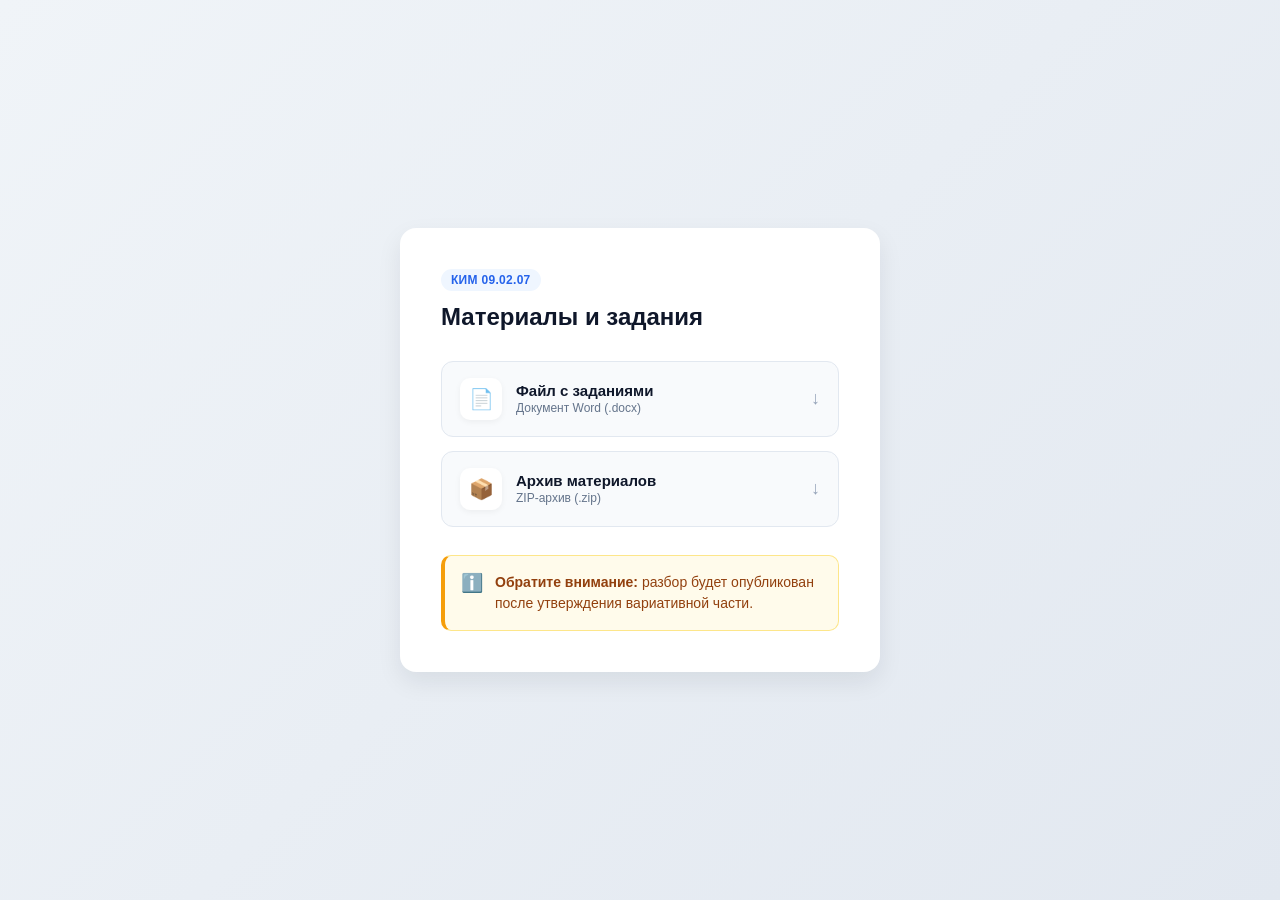
<file: index.html>
<!DOCTYPE html>
<html lang="ru">
<head>
    <meta charset="UTF-8">
    <meta name="viewport" content="width=device-width, initial-scale=1.0">
    <title>Материалы и задания</title>
    <style>
        * {
            box-sizing: border-box;
            margin: 0;
            padding: 0;
        }

        body {
            font-family: -apple-system, BlinkMacSystemFont, "Segoe UI", Roboto, Helvetica, Arial, sans-serif;
            background: linear-gradient(135deg, #f0f4f8 0%, #e2e8f0 100%);
            color: #1e293b;
            display: flex;
            justify-content: center;
            align-items: center;
            min-height: 100vh;
            padding: 20px;
        }

        .card {
            background-color: #ffffff;
            padding: 40px;
            border-radius: 16px;
            box-shadow: 0 10px 25px rgba(15, 23, 42, 0.08);
            max-width: 480px;
            width: 100%;
            border: 1px solid rgba(255, 255, 255, 0.8);
        }

        .header {
            margin-bottom: 28px;
        }

        .badge {
            display: inline-block;
            background-color: #eff6ff;
            color: #2563eb;
            font-size: 12px;
            font-weight: 600;
            padding: 4px 10px;
            border-radius: 999px;
            margin-bottom: 10px;
            letter-spacing: 0.3px;
        }

        h1 {
            font-size: 24px;
            font-weight: 700;
            color: #0f172a;
            line-height: 1.3;
        }

        .files-list {
            display: flex;
            flex-direction: column;
            gap: 14px;
            margin-bottom: 28px;
        }

        .file-link {
            display: flex;
            align-items: center;
            justify-content: space-between;
            padding: 16px 18px;
            background-color: #f8fafc;
            border: 1px solid #e2e8f0;
            border-radius: 12px;
            text-decoration: none;
            color: #0f172a;
            transition: all 0.2s ease;
        }

        .file-link:hover {
            background-color: #eff6ff;
            border-color: #93c5fd;
            transform: translateY(-2px);
            box-shadow: 0 4px 12px rgba(37, 99, 235, 0.1);
        }

        .file-info {
            display: flex;
            align-items: center;
            gap: 14px;
        }

        .icon-box {
            display: flex;
            align-items: center;
            justify-content: center;
            width: 42px;
            height: 42px;
            background-color: #ffffff;
            border-radius: 10px;
            font-size: 20px;
            box-shadow: 0 2px 6px rgba(0, 0, 0, 0.05);
            flex-shrink: 0;
        }

        .file-text {
            display: flex;
            flex-direction: column;
        }

        .file-title {
            font-weight: 600;
            font-size: 15px;
            color: #0f172a;
            transition: color 0.2s ease;
        }

        .file-link:hover .file-title {
            color: #1d4ed8;
        }

        .file-meta {
            font-size: 12px;
            color: #64748b;
            margin-top: 2px;
        }

        .download-arrow {
            color: #94a3b8;
            font-size: 18px;
            font-weight: bold;
            transition: transform 0.2s ease, color 0.2s ease;
        }

        .file-link:hover .download-arrow {
            color: #2563eb;
            transform: translateY(2px);
        }

        .notice {
            display: flex;
            align-items: flex-start;
            gap: 12px;
            padding: 16px;
            background-color: #fffbeb;
            border: 1px solid #fde68a;
            border-left: 4px solid #f59e0b;
            border-radius: 10px;
            color: #92400e;
            font-size: 14px;
            line-height: 1.5;
        }

        .notice-icon {
            font-size: 18px;
            line-height: 1.3;
            flex-shrink: 0;
        }

        @media (max-width: 480px) {
            .card {
                padding: 28px 20px;
            }
        }
    </style>
</head>
<body>

    <main class="card">
        <header class="header">
            <span class="badge">КИМ 09.02.07</span>
            <h1>Материалы и задания</h1>
        </header>
        
        <div class="files-list">
            <a href="./zadaniya.docx" class="file-link" target="_blank">
                <div class="file-info">
                    <div class="icon-box">📄</div>
                    <div class="file-text">
                        <span class="file-title">Файл с заданиями</span>
                        <span class="file-meta">Документ Word (.docx)</span>
                    </div>
                </div>
                <span class="download-arrow">↓</span>
            </a>
            
            <a href="./kim_09_02_07.zip" class="file-link" target="_blank">
                <div class="file-info">
                    <div class="icon-box">📦</div>
                    <div class="file-text">
                        <span class="file-title">Архив материалов</span>
                        <span class="file-meta">ZIP-архив (.zip)</span>
                    </div>
                </div>
                <span class="download-arrow">↓</span>
            </a>
        </div>

        <div class="notice">
            <span class="notice-icon">ℹ️</span>
            <div>
                <strong>Обратите внимание:</strong> разбор будет опубликован после утверждения вариативной части.
            </div>
        </div>
    </main>

</body>
</html>
</file>
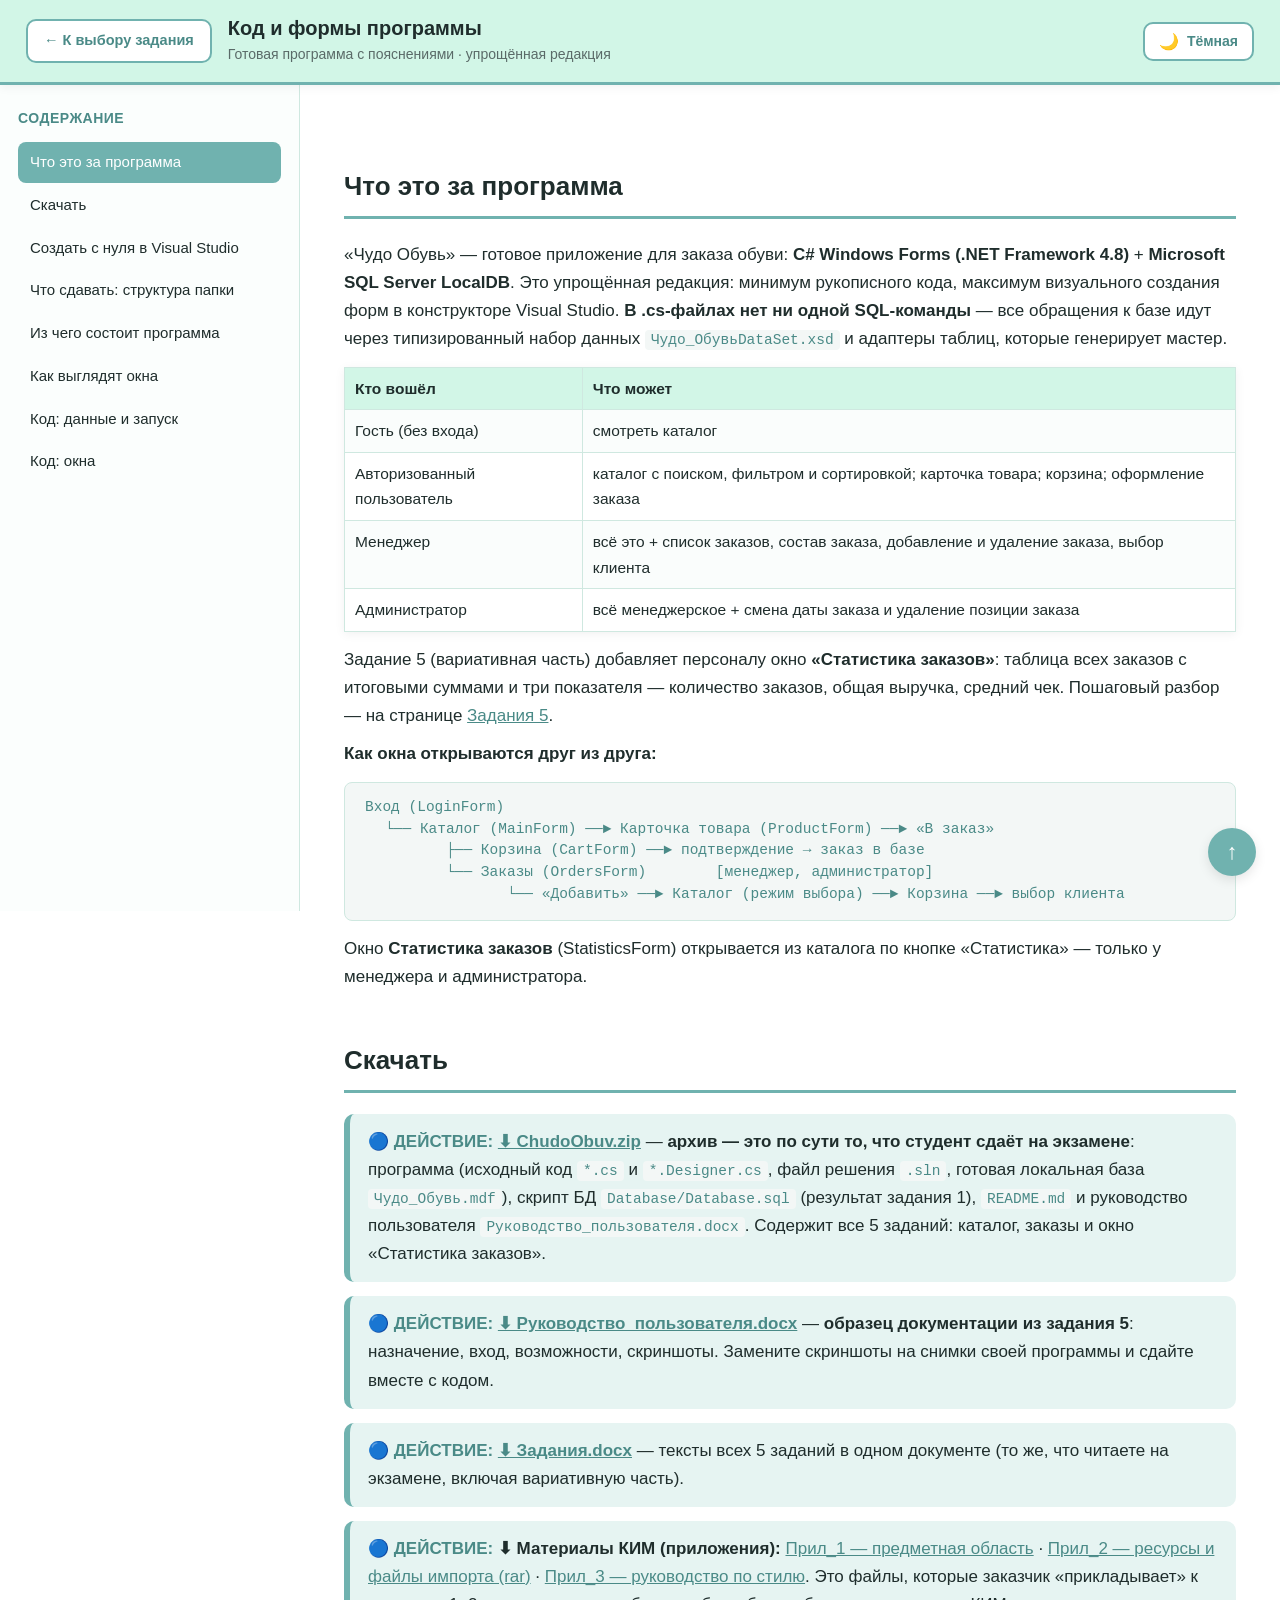
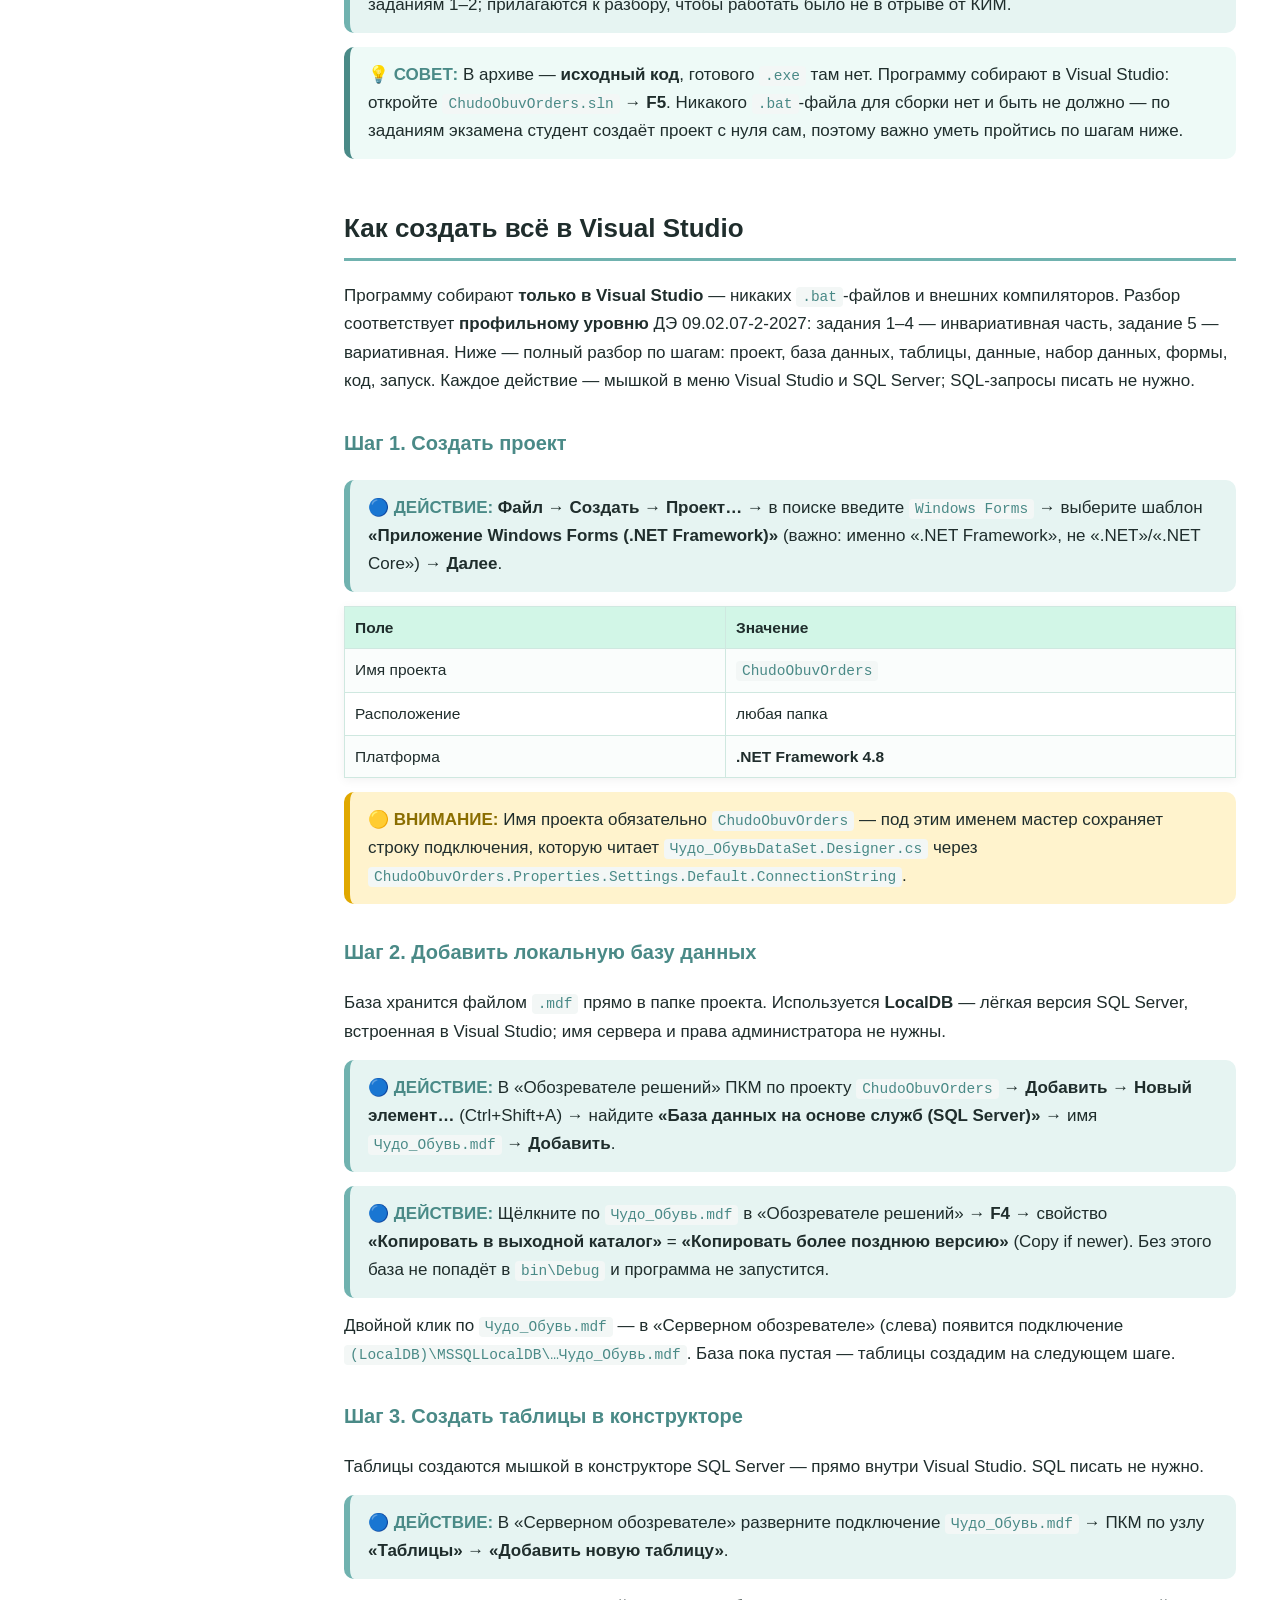
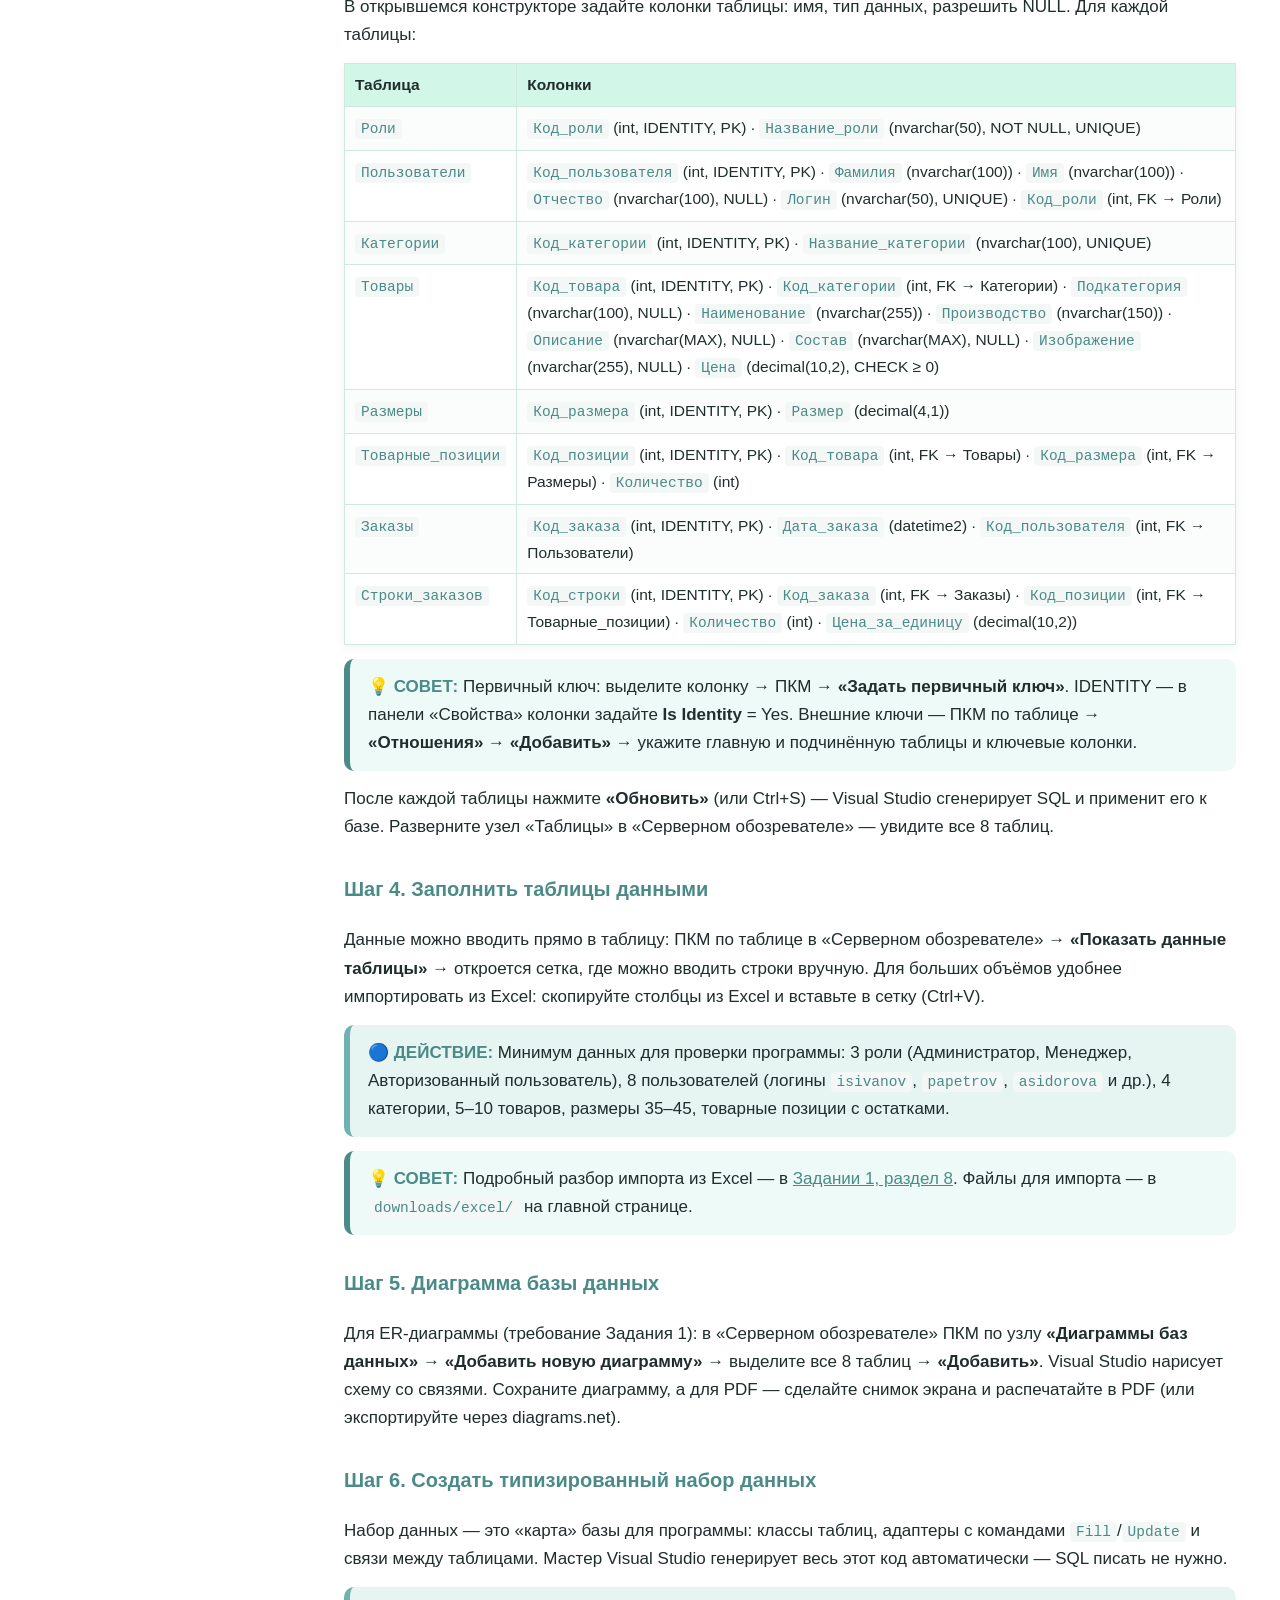
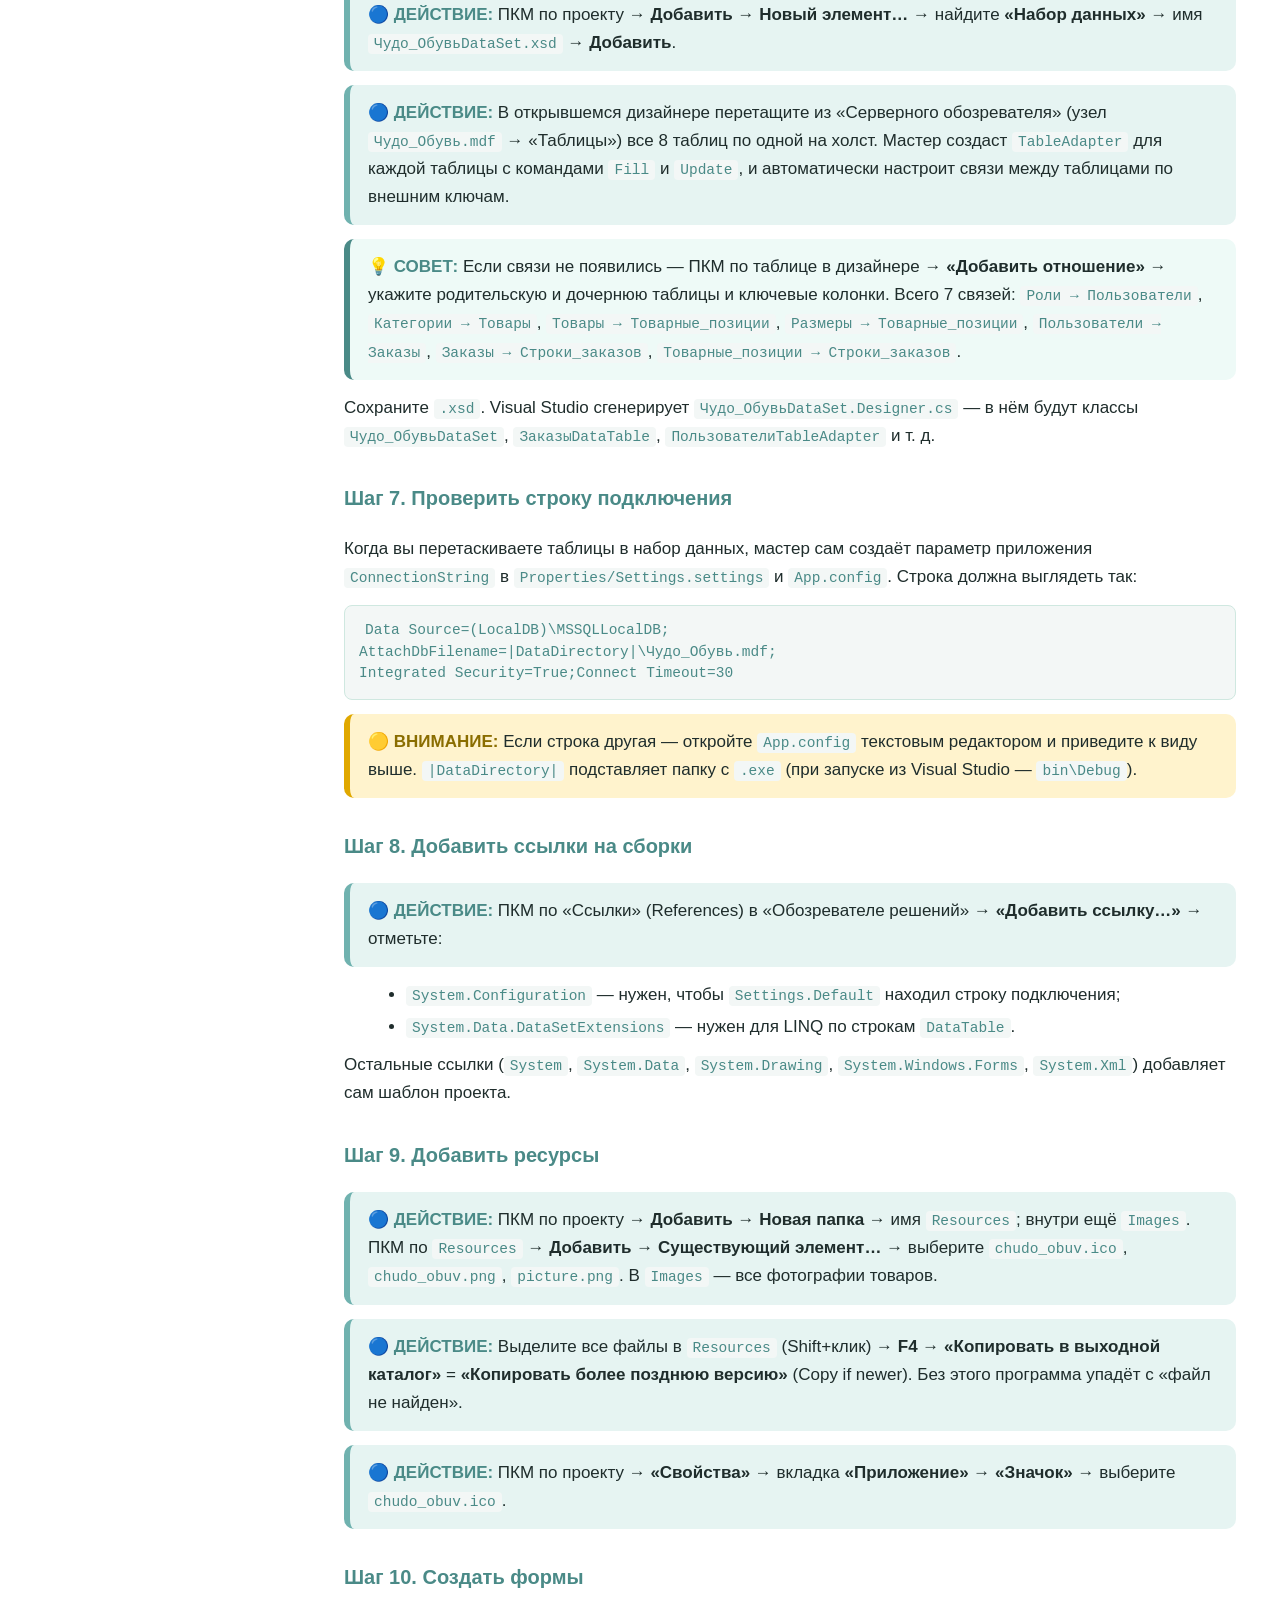
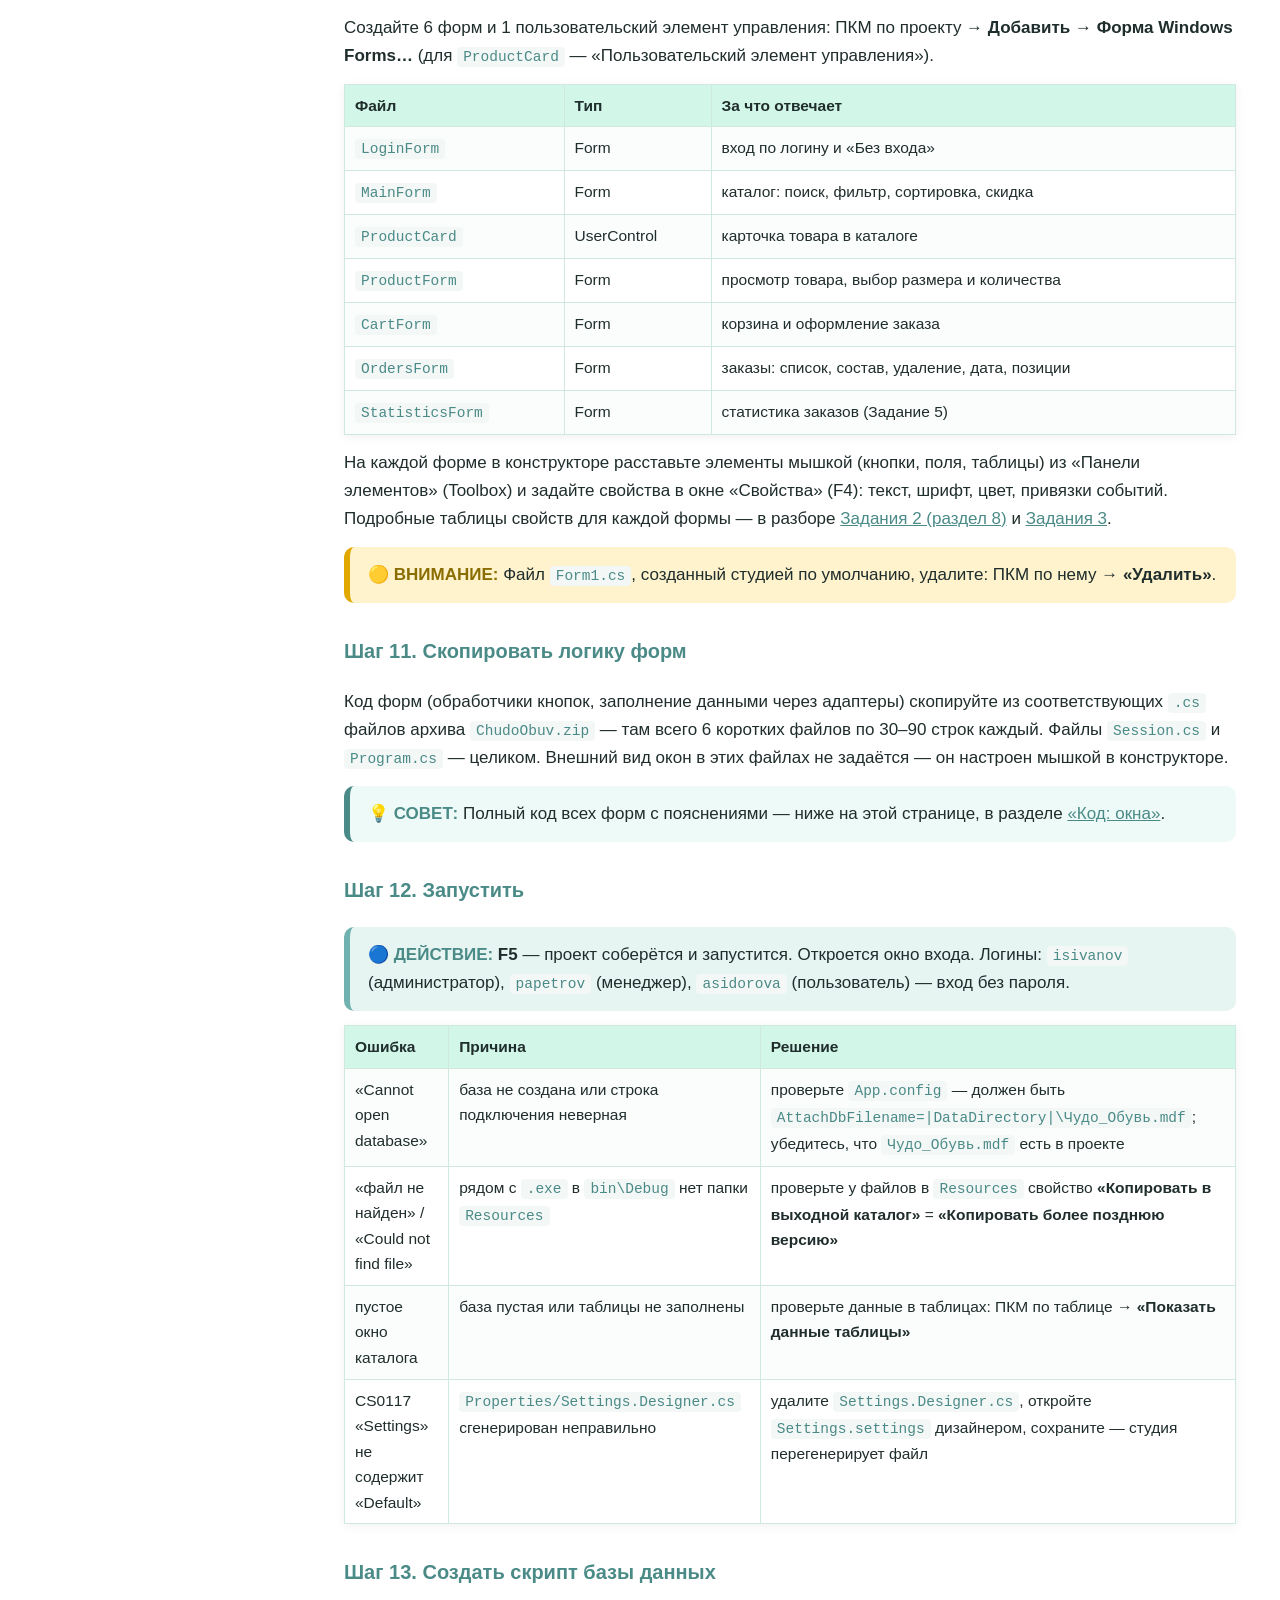
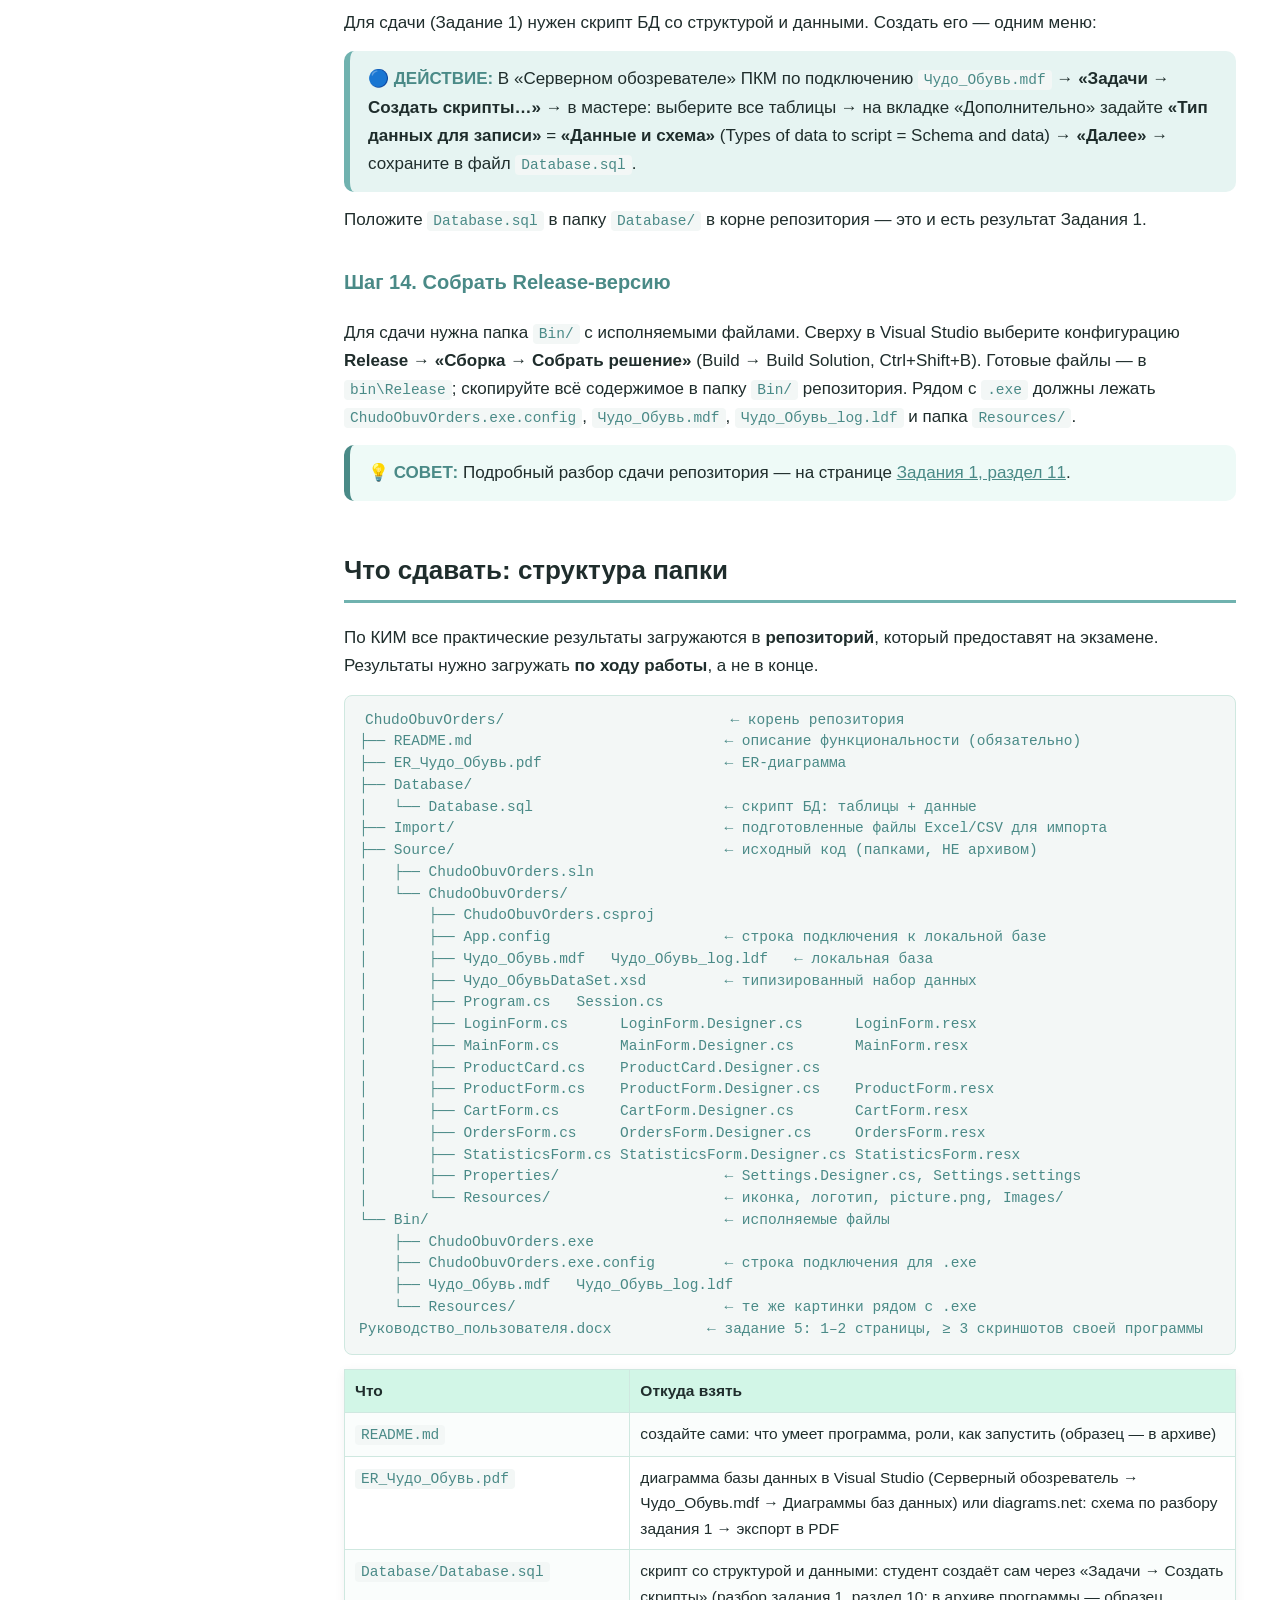
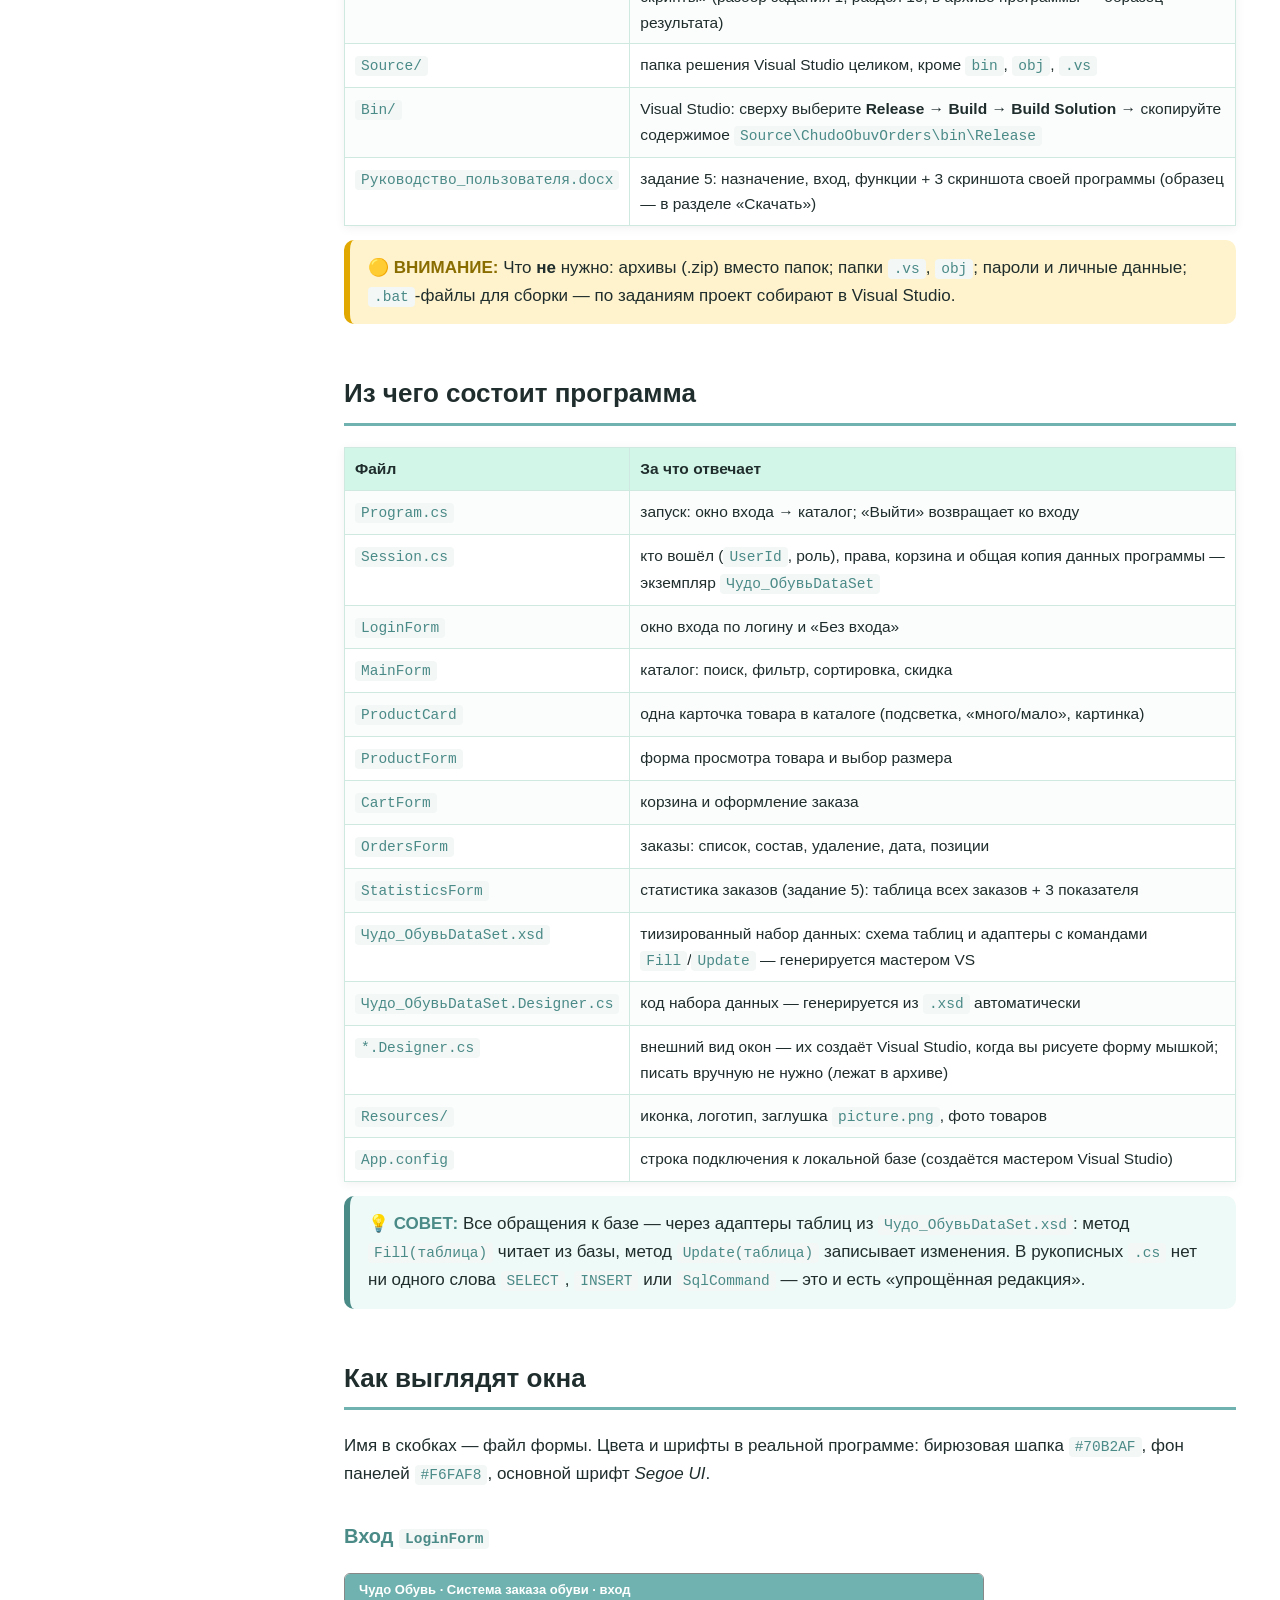
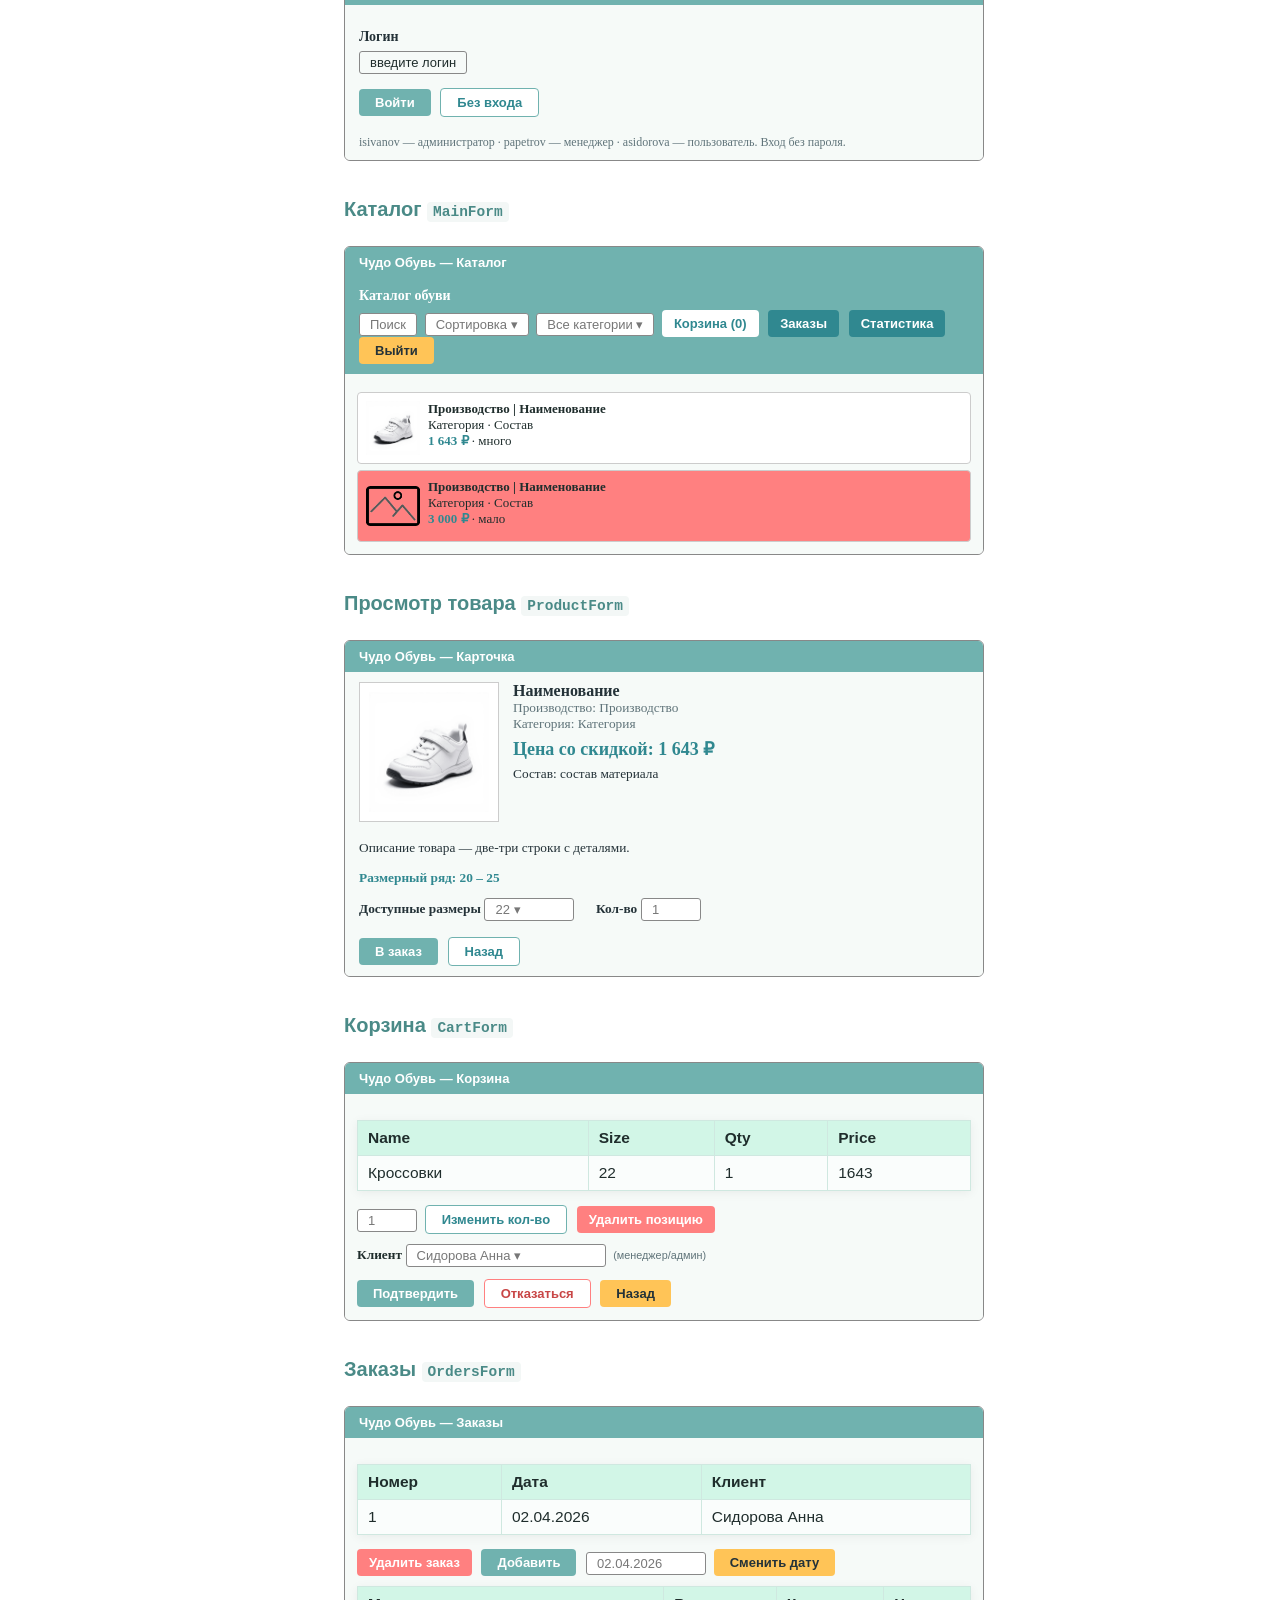
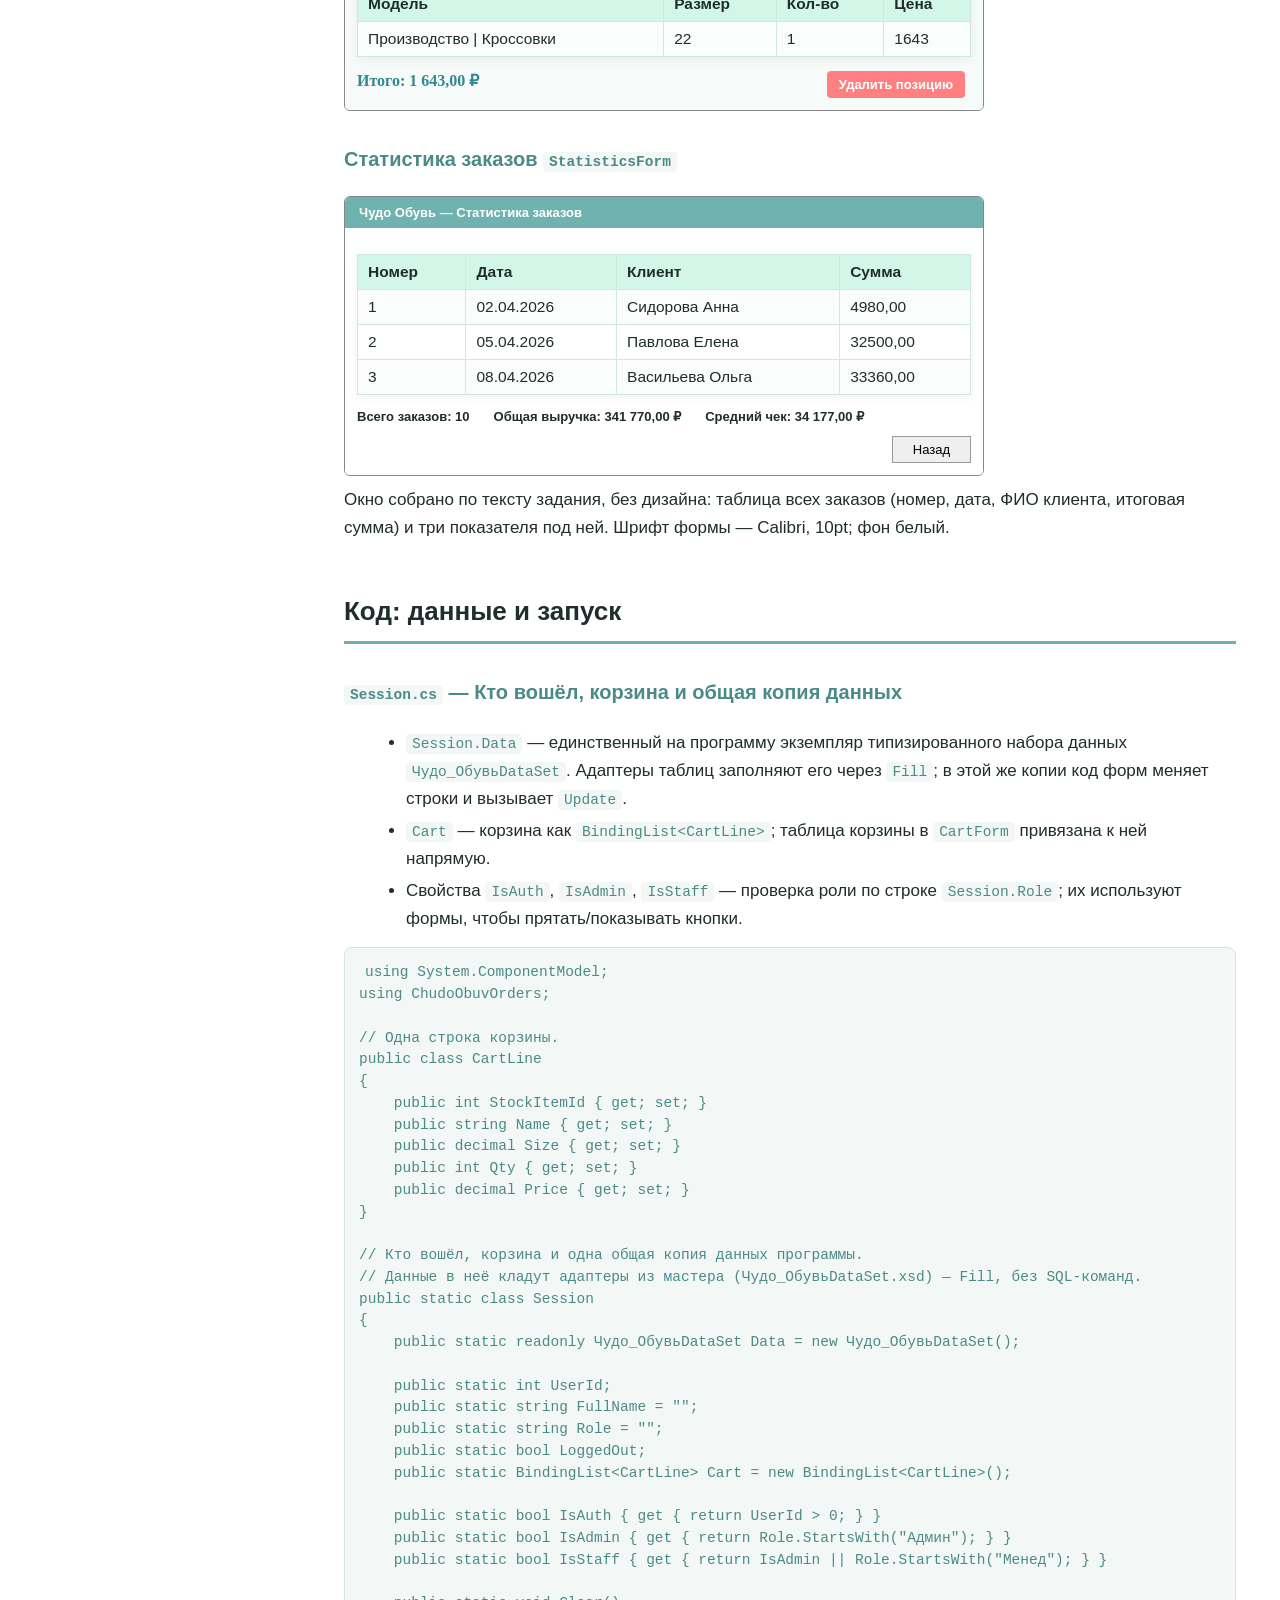
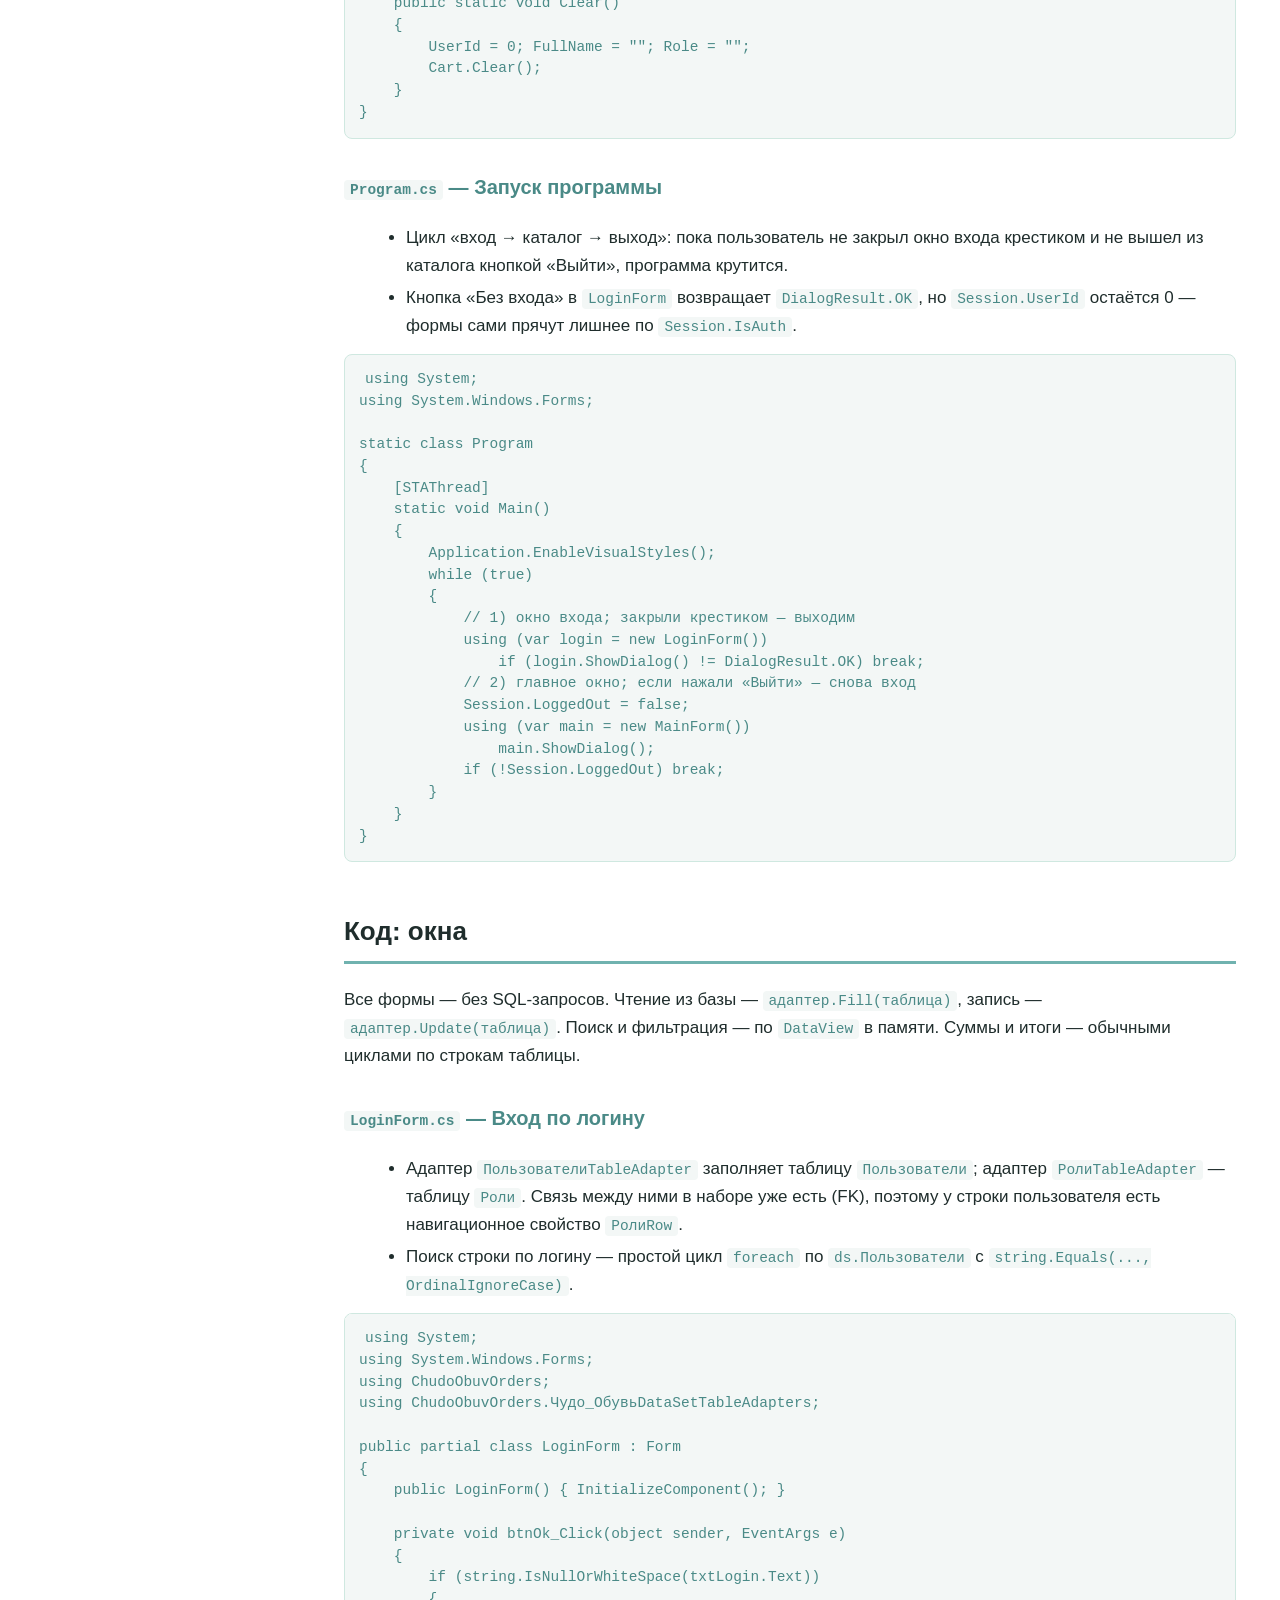
<file: code.html>
<!DOCTYPE html>
<html lang="ru" data-theme="light"><head><meta charset="UTF-8"><meta name="viewport" content="width=device-width, initial-scale=1.0">
<title>Код и формы программы — Разбор ДЭ 2027</title><link rel="stylesheet" href="style.css"></head><body>
<header class="top"><a href="index.html" class="nav-back">← К выбору задания</a>
<div class="brand"><h1>Код и формы программы</h1><div class="sub">Готовая программа с пояснениями · упрощённая редакция</div></div>
<button class="theme-toggle" id="themeToggle" title="Переключить тему"><span class="theme-icon">🌙</span><span class="theme-label">Тёмная</span></button></header>
<div class="layout"><nav class="side"><h3>Содержание</h3>
<a href="#about">Что это за программа</a>
<a href="#download">Скачать</a>
<a href="#start">Создать с нуля в Visual Studio</a>
<a href="#deliver">Что сдавать: структура папки</a>
<a href="#parts">Из чего состоит программа</a>
<a href="#views">Как выглядят окна</a>
<a href="#code1">Код: данные и запуск</a>
<a href="#code2">Код: окна</a>
</nav><main>

<section id="about"><h2>Что это за программа</h2>
<p>«Чудо Обувь» — готовое приложение для заказа обуви: <b>C# Windows Forms (.NET Framework 4.8)</b> + <b>Microsoft SQL Server LocalDB</b>. Это упрощённая редакция: минимум рукописного кода, максимум визуального создания форм в конструкторе Visual Studio. <b>В .cs-файлах нет ни одной SQL-команды</b> — все обращения к базе идут через типизированный набор данных <code>Чудо_ОбувьDataSet.xsd</code> и адаптеры таблиц, которые генерирует мастер.</p>
<table><tr><th>Кто вошёл</th><th>Что может</th></tr>
<tr><td>Гость (без входа)</td><td>смотреть каталог</td></tr>
<tr><td>Авторизованный пользователь</td><td>каталог с поиском, фильтром и сортировкой; карточка товара; корзина; оформление заказа</td></tr>
<tr><td>Менеджер</td><td>всё это + список заказов, состав заказа, добавление и удаление заказа, выбор клиента</td></tr>
<tr><td>Администратор</td><td>всё менеджерское + смена даты заказа и удаление позиции заказа</td></tr></table>
<p>Задание 5 (вариативная часть) добавляет персоналу окно <b>«Статистика заказов»</b>: таблица всех заказов с итоговыми суммами и три показателя — количество заказов, общая выручка, средний чек. Пошаговый разбор — на странице <a href="tasks/task5.html">Задания 5</a>.</p>
<p><b>Как окна открываются друг из друга:</b></p>
<pre><code>Вход (LoginForm)
   └── Каталог (MainForm) ──► Карточка товара (ProductForm) ──► «В заказ»
          ├── Корзина (CartForm) ──► подтверждение → заказ в базе
          └── Заказы (OrdersForm)        [менеджер, администратор]
                 └── «Добавить» ──► Каталог (режим выбора) ──► Корзина ──► выбор клиента</code></pre>
<p>Окно <b>Статистика заказов</b> (StatisticsForm) открывается из каталога по кнопке «Статистика» — только у менеджера и администратора.</p>
</section>

<section id="download"><h2>Скачать</h2>
<div class="block action"><a href="downloads/ChudoObuv.zip" download><b>⬇ ChudoObuv.zip</b></a> — <b>архив — это по сути то, что студент сдаёт на экзамене</b>: программа (исходный код <code>*.cs</code> и <code>*.Designer.cs</code>, файл решения <code>.sln</code>, готовая локальная база <code>Чудо_Обувь.mdf</code>), скрипт БД <code>Database/Database.sql</code> (результат задания 1), <code>README.md</code> и руководство пользователя <code>Руководство_пользователя.docx</code>. Содержит все 5 заданий: каталог, заказы и окно «Статистика заказов».</div>
<div class="block action"><a href="downloads/Руководство_пользователя.docx" download><b>⬇ Руководство_пользователя.docx</b></a> — <b>образец документации из задания 5</b>: назначение, вход, возможности, скриншоты. Замените скриншоты на снимки своей программы и сдайте вместе с кодом.</div>
<div class="block action"><a href="downloads/Задания.docx" download><b>⬇ Задания.docx</b></a> — тексты всех 5 заданий в одном документе (то же, что читаете на экзамене, включая вариативную часть).</div>
<div class="block action"><b>⬇ Материалы КИМ (приложения):</b> <a href="downloads/kim/Прил_1_ОЗ_КИМ_09.02.07-2-2027.docx" download>Прил_1 — предметная область</a> · <a href="downloads/kim/Прил_2_ОЗ_КИМ_09.02.07-2-2027.rar" download>Прил_2 — ресурсы и файлы импорта (rar)</a> · <a href="downloads/kim/Прил_3_ОЗ_КИМ_09.02.07-2-2027.docx" download>Прил_3 — руководство по стилю</a>. Это файлы, которые заказчик «прикладывает» к заданиям 1–2; прилагаются к разбору, чтобы работать было не в отрыве от КИМ.</div>
<div class="block tip">В архиве — <b>исходный код</b>, готового <code>.exe</code> там нет. Программу собирают в Visual Studio: откройте <code>ChudoObuvOrders.sln</code> → <b>F5</b>. Никакого <code>.bat</code>-файла для сборки нет и быть не должно — по заданиям экзамена студент создаёт проект с нуля сам, поэтому важно уметь пройтись по шагам ниже.</div>
</section>

<section id="start"><h2>Как создать всё в Visual Studio</h2>
<p>Программу собирают <b>только в Visual Studio</b> — никаких <code>.bat</code>-файлов и внешних компиляторов. Разбор соответствует <b>профильному уровню</b> ДЭ 09.02.07-2-2027: задания 1–4 — инвариативная часть, задание 5 — вариативная. Ниже — полный разбор по шагам: проект, база данных, таблицы, данные, набор данных, формы, код, запуск. Каждое действие — мышкой в меню Visual Studio и SQL Server; SQL-запросы писать не нужно.</p>

<h3>Шаг 1. Создать проект</h3>
<div class="block action"><b>Файл → Создать → Проект…</b> → в поиске введите <code>Windows Forms</code> → выберите шаблон <b>«Приложение Windows Forms (.NET Framework)»</b> (важно: именно «.NET Framework», не «.NET»/«.NET Core») → <b>Далее</b>.</div>
<table><tr><th>Поле</th><th>Значение</th></tr>
<tr><td>Имя проекта</td><td><code>ChudoObuvOrders</code></td></tr>
<tr><td>Расположение</td><td>любая папка</td></tr>
<tr><td>Платформа</td><td><b>.NET Framework 4.8</b></td></tr></table>
<div class="block warn">Имя проекта обязательно <code>ChudoObuvOrders</code> — под этим именем мастер сохраняет строку подключения, которую читает <code>Чудо_ОбувьDataSet.Designer.cs</code> через <code>ChudoObuvOrders.Properties.Settings.Default.ConnectionString</code>.</div>

<h3>Шаг 2. Добавить локальную базу данных</h3>
<p>База хранится файлом <code>.mdf</code> прямо в папке проекта. Используется <b>LocalDB</b> — лёгкая версия SQL Server, встроенная в Visual Studio; имя сервера и права администратора не нужны.</p>
<div class="block action">В «Обозревателе решений» ПКМ по проекту <code>ChudoObuvOrders</code> → <b>Добавить → Новый элемент…</b> (Ctrl+Shift+A) → найдите <b>«База данных на основе служб (SQL Server)»</b> → имя <code>Чудо_Обувь.mdf</code> → <b>Добавить</b>.</div>
<div class="block action">Щёлкните по <code>Чудо_Обувь.mdf</code> в «Обозревателе решений» → <b>F4</b> → свойство <b>«Копировать в выходной каталог»</b> = <b>«Копировать более позднюю версию»</b> (Copy if newer). Без этого база не попадёт в <code>bin\Debug</code> и программа не запустится.</div>
<p>Двойной клик по <code>Чудо_Обувь.mdf</code> — в «Серверном обозревателе» (слева) появится подключение <code>(LocalDB)\MSSQLLocalDB\…Чудо_Обувь.mdf</code>. База пока пустая — таблицы создадим на следующем шаге.</p>

<h3>Шаг 3. Создать таблицы в конструкторе</h3>
<p>Таблицы создаются мышкой в конструкторе SQL Server — прямо внутри Visual Studio. SQL писать не нужно.</p>
<div class="block action">В «Серверном обозревателе» разверните подключение <code>Чудо_Обувь.mdf</code> → ПКМ по узлу <b>«Таблицы»</b> → <b>«Добавить новую таблицу»</b>.</div>
<p>В открывшемся конструкторе задайте колонки таблицы: имя, тип данных, разрешить NULL. Для каждой таблицы:</p>
<table><tr><th>Таблица</th><th>Колонки</th></tr>
<tr><td><code>Роли</code></td><td><code>Код_роли</code> (int, IDENTITY, PK) · <code>Название_роли</code> (nvarchar(50), NOT NULL, UNIQUE)</td></tr>
<tr><td><code>Пользователи</code></td><td><code>Код_пользователя</code> (int, IDENTITY, PK) · <code>Фамилия</code> (nvarchar(100)) · <code>Имя</code> (nvarchar(100)) · <code>Отчество</code> (nvarchar(100), NULL) · <code>Логин</code> (nvarchar(50), UNIQUE) · <code>Код_роли</code> (int, FK → Роли)</td></tr>
<tr><td><code>Категории</code></td><td><code>Код_категории</code> (int, IDENTITY, PK) · <code>Название_категории</code> (nvarchar(100), UNIQUE)</td></tr>
<tr><td><code>Товары</code></td><td><code>Код_товара</code> (int, IDENTITY, PK) · <code>Код_категории</code> (int, FK → Категории) · <code>Подкатегория</code> (nvarchar(100), NULL) · <code>Наименование</code> (nvarchar(255)) · <code>Производство</code> (nvarchar(150)) · <code>Описание</code> (nvarchar(MAX), NULL) · <code>Состав</code> (nvarchar(MAX), NULL) · <code>Изображение</code> (nvarchar(255), NULL) · <code>Цена</code> (decimal(10,2), CHECK ≥ 0)</td></tr>
<tr><td><code>Размеры</code></td><td><code>Код_размера</code> (int, IDENTITY, PK) · <code>Размер</code> (decimal(4,1))</td></tr>
<tr><td><code>Товарные_позиции</code></td><td><code>Код_позиции</code> (int, IDENTITY, PK) · <code>Код_товара</code> (int, FK → Товары) · <code>Код_размера</code> (int, FK → Размеры) · <code>Количество</code> (int)</td></tr>
<tr><td><code>Заказы</code></td><td><code>Код_заказа</code> (int, IDENTITY, PK) · <code>Дата_заказа</code> (datetime2) · <code>Код_пользователя</code> (int, FK → Пользователи)</td></tr>
<tr><td><code>Строки_заказов</code></td><td><code>Код_строки</code> (int, IDENTITY, PK) · <code>Код_заказа</code> (int, FK → Заказы) · <code>Код_позиции</code> (int, FK → Товарные_позиции) · <code>Количество</code> (int) · <code>Цена_за_единицу</code> (decimal(10,2))</td></tr></table>
<div class="block tip">Первичный ключ: выделите колонку → ПКМ → <b>«Задать первичный ключ»</b>. IDENTITY — в панели «Свойства» колонки задайте <b>Is Identity</b> = Yes. Внешние ключи — ПКМ по таблице → <b>«Отношения»</b> → <b>«Добавить»</b> → укажите главную и подчинённую таблицы и ключевые колонки.</div>
<p>После каждой таблицы нажмите <b>«Обновить»</b> (или Ctrl+S) — Visual Studio сгенерирует SQL и применит его к базе. Разверните узел «Таблицы» в «Серверном обозревателе» — увидите все 8 таблиц.</p>

<h3>Шаг 4. Заполнить таблицы данными</h3>
<p>Данные можно вводить прямо в таблицу: ПКМ по таблице в «Серверном обозревателе» → <b>«Показать данные таблицы»</b> → откроется сетка, где можно вводить строки вручную. Для больших объёмов удобнее импортировать из Excel: скопируйте столбцы из Excel и вставьте в сетку (Ctrl+V).</p>
<div class="block action">Минимум данных для проверки программы: 3 роли (Администратор, Менеджер, Авторизованный пользователь), 8 пользователей (логины <code>isivanov</code>, <code>papetrov</code>, <code>asidorova</code> и др.), 4 категории, 5–10 товаров, размеры 35–45, товарные позиции с остатками.</div>
<div class="block tip">Подробный разбор импорта из Excel — в <a href="tasks/task1.html#excel">Задании 1, раздел 8</a>. Файлы для импорта — в <code>downloads/excel/</code> на главной странице.</div>

<h3>Шаг 5. Диаграмма базы данных</h3>
<p>Для ER-диаграммы (требование Задания 1): в «Серверном обозревателе» ПКМ по узлу <b>«Диаграммы баз данных»</b> → <b>«Добавить новую диаграмму»</b> → выделите все 8 таблиц → <b>«Добавить»</b>. Visual Studio нарисует схему со связями. Сохраните диаграмму, а для PDF — сделайте снимок экрана и распечатайте в PDF (или экспортируйте через diagrams.net).</p>

<h3>Шаг 6. Создать типизированный набор данных</h3>
<p>Набор данных — это «карта» базы для программы: классы таблиц, адаптеры с командами <code>Fill</code>/<code>Update</code> и связи между таблицами. Мастер Visual Studio генерирует весь этот код автоматически — SQL писать не нужно.</p>
<div class="block action">ПКМ по проекту → <b>Добавить → Новый элемент…</b> → найдите <b>«Набор данных»</b> → имя <code>Чудо_ОбувьDataSet.xsd</code> → <b>Добавить</b>.</div>
<div class="block action">В открывшемся дизайнере перетащите из «Серверного обозревателя» (узел <code>Чудо_Обувь.mdf</code> → «Таблицы») все 8 таблиц по одной на холст. Мастер создаст <code>TableAdapter</code> для каждой таблицы с командами <code>Fill</code> и <code>Update</code>, и автоматически настроит связи между таблицами по внешним ключам.</div>
<div class="block tip">Если связи не появились — ПКМ по таблице в дизайнере → <b>«Добавить отношение»</b> → укажите родительскую и дочернюю таблицы и ключевые колонки. Всего 7 связей: <code>Роли → Пользователи</code>, <code>Категории → Товары</code>, <code>Товары → Товарные_позиции</code>, <code>Размеры → Товарные_позиции</code>, <code>Пользователи → Заказы</code>, <code>Заказы → Строки_заказов</code>, <code>Товарные_позиции → Строки_заказов</code>.</div>
<p>Сохраните <code>.xsd</code>. Visual Studio сгенерирует <code>Чудо_ОбувьDataSet.Designer.cs</code> — в нём будут классы <code>Чудо_ОбувьDataSet</code>, <code>ЗаказыDataTable</code>, <code>ПользователиTableAdapter</code> и т. д.</p>

<h3>Шаг 7. Проверить строку подключения</h3>
<p>Когда вы перетаскиваете таблицы в набор данных, мастер сам создаёт параметр приложения <code>ConnectionString</code> в <code>Properties/Settings.settings</code> и <code>App.config</code>. Строка должна выглядеть так:</p>
<pre><code>Data Source=(LocalDB)\MSSQLLocalDB;
AttachDbFilename=|DataDirectory|\Чудо_Обувь.mdf;
Integrated Security=True;Connect Timeout=30</code></pre>
<div class="block warn">Если строка другая — откройте <code>App.config</code> текстовым редактором и приведите к виду выше. <code>|DataDirectory|</code> подставляет папку с <code>.exe</code> (при запуске из Visual Studio — <code>bin\Debug</code>).</div>

<h3>Шаг 8. Добавить ссылки на сборки</h3>
<div class="block action">ПКМ по «Ссылки» (References) в «Обозревателе решений» → <b>«Добавить ссылку…»</b> → отметьте:</div>
<ul><li><code>System.Configuration</code> — нужен, чтобы <code>Settings.Default</code> находил строку подключения;</li>
<li><code>System.Data.DataSetExtensions</code> — нужен для LINQ по строкам <code>DataTable</code>.</li></ul>
<p>Остальные ссылки (<code>System</code>, <code>System.Data</code>, <code>System.Drawing</code>, <code>System.Windows.Forms</code>, <code>System.Xml</code>) добавляет сам шаблон проекта.</p>

<h3>Шаг 9. Добавить ресурсы</h3>
<div class="block action">ПКМ по проекту → <b>Добавить → Новая папка</b> → имя <code>Resources</code>; внутри ещё <code>Images</code>. ПКМ по <code>Resources</code> → <b>Добавить → Существующий элемент…</b> → выберите <code>chudo_obuv.ico</code>, <code>chudo_obuv.png</code>, <code>picture.png</code>. В <code>Images</code> — все фотографии товаров.</div>
<div class="block action">Выделите все файлы в <code>Resources</code> (Shift+клик) → <b>F4</b> → <b>«Копировать в выходной каталог»</b> = <b>«Копировать более позднюю версию»</b> (Copy if newer). Без этого программа упадёт с «файл не найден».</div>
<div class="block action">ПКМ по проекту → <b>«Свойства»</b> → вкладка <b>«Приложение»</b> → <b>«Значок»</b> → выберите <code>chudo_obuv.ico</code>.</div>

<h3>Шаг 10. Создать формы</h3>
<p>Создайте 6 форм и 1 пользовательский элемент управления: ПКМ по проекту → <b>Добавить → Форма Windows Forms…</b> (для <code>ProductCard</code> — «Пользовательский элемент управления»).</p>
<table><tr><th>Файл</th><th>Тип</th><th>За что отвечает</th></tr>
<tr><td><code>LoginForm</code></td><td>Form</td><td>вход по логину и «Без входа»</td></tr>
<tr><td><code>MainForm</code></td><td>Form</td><td>каталог: поиск, фильтр, сортировка, скидка</td></tr>
<tr><td><code>ProductCard</code></td><td>UserControl</td><td>карточка товара в каталоге</td></tr>
<tr><td><code>ProductForm</code></td><td>Form</td><td>просмотр товара, выбор размера и количества</td></tr>
<tr><td><code>CartForm</code></td><td>Form</td><td>корзина и оформление заказа</td></tr>
<tr><td><code>OrdersForm</code></td><td>Form</td><td>заказы: список, состав, удаление, дата, позиции</td></tr>
<tr><td><code>StatisticsForm</code></td><td>Form</td><td>статистика заказов (Задание 5)</td></tr></table>
<p>На каждой форме в конструкторе расставьте элементы мышкой (кнопки, поля, таблицы) из «Панели элементов» (Toolbox) и задайте свойства в окне «Свойства» (F4): текст, шрифт, цвет, привязки событий. Подробные таблицы свойств для каждой формы — в разборе <a href="tasks/task2.html#forms">Задания 2 (раздел 8)</a> и <a href="tasks/task3.html#forms">Задания 3</a>.</p>
<div class="block warn">Файл <code>Form1.cs</code>, созданный студией по умолчанию, удалите: ПКМ по нему → <b>«Удалить»</b>.</div>

<h3>Шаг 11. Скопировать логику форм</h3>
<p>Код форм (обработчики кнопок, заполнение данными через адаптеры) скопируйте из соответствующих <code>.cs</code> файлов архива <code>ChudoObuv.zip</code> — там всего 6 коротких файлов по 30–90 строк каждый. Файлы <code>Session.cs</code> и <code>Program.cs</code> — целиком. Внешний вид окон в этих файлах не задаётся — он настроен мышкой в конструкторе.</p>
<div class="block tip">Полный код всех форм с пояснениями — ниже на этой странице, в разделе <a href="#code2">«Код: окна»</a>.</div>

<h3>Шаг 12. Запустить</h3>
<div class="block action"><b>F5</b> — проект соберётся и запустится. Откроется окно входа. Логины: <code>isivanov</code> (администратор), <code>papetrov</code> (менеджер), <code>asidorova</code> (пользователь) — вход без пароля.</div>
<table><tr><th>Ошибка</th><th>Причина</th><th>Решение</th></tr>
<tr><td>«Cannot open database»</td><td>база не создана или строка подключения неверная</td><td>проверьте <code>App.config</code> — должен быть <code>AttachDbFilename=|DataDirectory|\Чудо_Обувь.mdf</code>; убедитесь, что <code>Чудо_Обувь.mdf</code> есть в проекте</td></tr>
<tr><td>«файл не найден» / «Could not find file»</td><td>рядом с <code>.exe</code> в <code>bin\Debug</code> нет папки <code>Resources</code></td><td>проверьте у файлов в <code>Resources</code> свойство <b>«Копировать в выходной каталог»</b> = <b>«Копировать более позднюю версию»</b></td></tr>
<tr><td>пустое окно каталога</td><td>база пустая или таблицы не заполнены</td><td>проверьте данные в таблицах: ПКМ по таблице → <b>«Показать данные таблицы»</b></td></tr>
<tr><td>CS0117 «Settings» не содержит «Default»</td><td><code>Properties/Settings.Designer.cs</code> сгенерирован неправильно</td><td>удалите <code>Settings.Designer.cs</code>, откройте <code>Settings.settings</code> дизайнером, сохраните — студия перегенерирует файл</td></tr></table>

<h3>Шаг 13. Создать скрипт базы данных</h3>
<p>Для сдачи (Задание 1) нужен скрипт БД со структурой и данными. Создать его — одним меню:</p>
<div class="block action">В «Серверном обозревателе» ПКМ по подключению <code>Чудо_Обувь.mdf</code> → <b>«Задачи → Создать скрипты…»</b> → в мастере: выберите все таблицы → на вкладке «Дополнительно» задайте <b>«Тип данных для записи»</b> = <b>«Данные и схема»</b> (Types of data to script = Schema and data) → <b>«Далее»</b> → сохраните в файл <code>Database.sql</code>.</div>
<p>Положите <code>Database.sql</code> в папку <code>Database/</code> в корне репозитория — это и есть результат Задания 1.</p>

<h3>Шаг 14. Собрать Release-версию</h3>
<p>Для сдачи нужна папка <code>Bin/</code> с исполняемыми файлами. Сверху в Visual Studio выберите конфигурацию <b>Release</b> → <b>«Сборка → Собрать решение»</b> (Build → Build Solution, Ctrl+Shift+B). Готовые файлы — в <code>bin\Release</code>; скопируйте всё содержимое в папку <code>Bin/</code> репозитория. Рядом с <code>.exe</code> должны лежать <code>ChudoObuvOrders.exe.config</code>, <code>Чудо_Обувь.mdf</code>, <code>Чудо_Обувь_log.ldf</code> и папка <code>Resources/</code>.</p>
<div class="block tip">Подробный разбор сдачи репозитория — на странице <a href="tasks/task1.html#repo">Задания 1, раздел 11</a>.</div>
</section>

<section id="deliver"><h2>Что сдавать: структура папки</h2>
<p>По КИМ все практические результаты загружаются в <b>репозиторий</b>, который предоставят на экзамене. Результаты нужно загружать <b>по ходу работы</b>, а не в конце.</p>
<pre><code>ChudoObuvOrders/                          ← корень репозитория
├── README.md                             ← описание функциональности (обязательно)
├── ER_Чудо_Обувь.pdf                     ← ER-диаграмма
├── Database/
│   └── Database.sql                      ← скрипт БД: таблицы + данные
├── Import/                               ← подготовленные файлы Excel/CSV для импорта
├── Source/                               ← исходный код (папками, НЕ архивом)
│   ├── ChudoObuvOrders.sln
│   └── ChudoObuvOrders/
│       ├── ChudoObuvOrders.csproj
│       ├── App.config                    ← строка подключения к локальной базе
│       ├── Чудо_Обувь.mdf   Чудо_Обувь_log.ldf   ← локальная база
│       ├── Чудо_ОбувьDataSet.xsd         ← типизированный набор данных
│       ├── Program.cs   Session.cs
│       ├── LoginForm.cs      LoginForm.Designer.cs      LoginForm.resx
│       ├── MainForm.cs       MainForm.Designer.cs       MainForm.resx
│       ├── ProductCard.cs    ProductCard.Designer.cs
│       ├── ProductForm.cs    ProductForm.Designer.cs    ProductForm.resx
│       ├── CartForm.cs       CartForm.Designer.cs       CartForm.resx
│       ├── OrdersForm.cs     OrdersForm.Designer.cs     OrdersForm.resx
│       ├── StatisticsForm.cs StatisticsForm.Designer.cs StatisticsForm.resx
│       ├── Properties/                   ← Settings.Designer.cs, Settings.settings
│       └── Resources/                    ← иконка, логотип, picture.png, Images/
└── Bin/                                  ← исполняемые файлы
    ├── ChudoObuvOrders.exe
    ├── ChudoObuvOrders.exe.config        ← строка подключения для .exe
    ├── Чудо_Обувь.mdf   Чудо_Обувь_log.ldf
    └── Resources/                        ← те же картинки рядом с .exe
Руководство_пользователя.docx           ← задание 5: 1–2 страницы, ≥ 3 скриншотов своей программы</code></pre>
<table><tr><th>Что</th><th>Откуда взять</th></tr>
<tr><td><code>README.md</code></td><td>создайте сами: что умеет программа, роли, как запустить (образец — в архиве)</td></tr>
<tr><td><code>ER_Чудо_Обувь.pdf</code></td><td>диаграмма базы данных в Visual Studio (Серверный обозреватель → Чудо_Обувь.mdf → Диаграммы баз данных) или diagrams.net: схема по разбору задания 1 → экспорт в PDF</td></tr>
<tr><td><code>Database/Database.sql</code></td><td>скрипт со структурой и данными: студент создаёт сам через «Задачи → Создать скрипты» (разбор задания 1, раздел 10; в архиве программы — образец результата)</td></tr>
<tr><td><code>Source/</code></td><td>папка решения Visual Studio целиком, кроме <code>bin</code>, <code>obj</code>, <code>.vs</code></td></tr>
<tr><td><code>Bin/</code></td><td>Visual Studio: сверху выберите <b>Release</b> → <b>Build → Build Solution</b> → скопируйте содержимое <code>Source\ChudoObuvOrders\bin\Release</code></td></tr>
<tr><td><code>Руководство_пользователя.docx</code></td><td>задание 5: назначение, вход, функции + 3 скриншота своей программы (образец — в разделе «Скачать»)</td></tr></table>
<div class="block warn">Что <b>не</b> нужно: архивы (.zip) вместо папок; папки <code>.vs</code>, <code>obj</code>; пароли и личные данные; <code>.bat</code>-файлы для сборки — по заданиям проект собирают в Visual Studio.</div>
</section>

<section id="parts"><h2>Из чего состоит программа</h2>
<table><tr><th>Файл</th><th>За что отвечает</th></tr>
<tr><td><code>Program.cs</code></td><td>запуск: окно входа → каталог; «Выйти» возвращает ко входу</td></tr>
<tr><td><code>Session.cs</code></td><td>кто вошёл (<code>UserId</code>, роль), права, корзина и общая копия данных программы — экземпляр <code>Чудо_ОбувьDataSet</code></td></tr>
<tr><td><code>LoginForm</code></td><td>окно входа по логину и «Без входа»</td></tr>
<tr><td><code>MainForm</code></td><td>каталог: поиск, фильтр, сортировка, скидка</td></tr>
<tr><td><code>ProductCard</code></td><td>одна карточка товара в каталоге (подсветка, «много/мало», картинка)</td></tr>
<tr><td><code>ProductForm</code></td><td>форма просмотра товара и выбор размера</td></tr>
<tr><td><code>CartForm</code></td><td>корзина и оформление заказа</td></tr>
<tr><td><code>OrdersForm</code></td><td>заказы: список, состав, удаление, дата, позиции</td></tr>
<tr><td><code>StatisticsForm</code></td><td>статистика заказов (задание 5): таблица всех заказов + 3 показателя</td></tr>
<tr><td><code>Чудо_ОбувьDataSet.xsd</code></td><td>тиизированный набор данных: схема таблиц и адаптеры с командами <code>Fill</code>/<code>Update</code> — генерируется мастером VS</td></tr>
<tr><td><code>Чудо_ОбувьDataSet.Designer.cs</code></td><td>код набора данных — генерируется из <code>.xsd</code> автоматически</td></tr>
<tr><td><code>*.Designer.cs</code></td><td>внешний вид окон — их создаёт Visual Studio, когда вы рисуете форму мышкой; писать вручную не нужно (лежат в архиве)</td></tr>
<tr><td><code>Resources/</code></td><td>иконка, логотип, заглушка <code>picture.png</code>, фото товаров</td></tr>
<tr><td><code>App.config</code></td><td>строка подключения к локальной базе (создаётся мастером Visual Studio)</td></tr></table>
<div class="block tip">Все обращения к базе — через адаптеры таблиц из <code>Чудо_ОбувьDataSet.xsd</code>: метод <code>Fill(таблица)</code> читает из базы, метод <code>Update(таблица)</code> записывает изменения. В рукописных <code>.cs</code> нет ни одного слова <code>SELECT</code>, <code>INSERT</code> или <code>SqlCommand</code> — это и есть «упрощённая редакция».</div>
</section>

<section id="views"><h2>Как выглядят окна</h2>
<p>Имя в скобках — файл формы. Цвета и шрифты в реальной программе: бирюзовая шапка <code>#70B2AF</code>, фон панелей <code>#F6FAF8</code>, основной шрифт <i>Segoe UI</i>.</p>

<h3>Вход <code>LoginForm</code></h3>
<div class="win-mock">
<div class="wm-titlebar" style="background:#70B2AF;color:#fff"><b>Чудо Обувь</b> · Система заказа обуви · вход</div>
<div class="wm-body" style="background:#F6FAF8">
  <div style="font:600 14px 'Segoe UI';color:#243238;margin:14px 0 6px">Логин</div>
  <div class="wm-input">введите логин</div>
  <div style="margin-top:14px"><span class="wm-btn-primary">Войти</span> <span class="wm-btn-outline">Без входа</span></div>
  <div style="margin-top:18px;font:9pt 'Segoe UI';color:#60747A">isivanov — администратор · papetrov — менеджер · asidorova — пользователь. Вход без пароля.</div>
</div></div>

<h3>Каталог <code>MainForm</code></h3>
<div class="win-mock">
<div class="wm-titlebar" style="background:#70B2AF;color:#fff"><b>Чудо Обувь — Каталог</b></div>
<div class="wm-body" style="background:#70B2AF;color:#fff;padding:10px 14px">
  <div style="font:600 14px 'Segoe UI Semibold'">Каталог обуви</div>
  <div style="margin-top:6px"><span class="wm-input" style="background:#fff;color:#777">Поиск</span>
  <span class="wm-input" style="background:#fff;color:#777">Сортировка ▾</span>
  <span class="wm-input" style="background:#fff;color:#777">Все категории ▾</span>
  <span class="wm-btn-light">Корзина (0)</span>
  <span class="wm-btn-dark">Заказы</span>
  <span class="wm-btn-dark">Статистика</span>
  <span class="wm-btn-accent">Выйти</span></div>
</div>
<div style="background:#F6FAF8;padding:12px">
  <div class="wm-card"><img src="img/p1.png" style="width:54px;height:54px;object-fit:contain"><div><b>Производство | Наименование</b><br>Категория · Состав<br><b style="color:#308890">1 643 ₽</b> · много</div></div>
  <div class="wm-card" style="background:#ff8080"><img src="img/picture.png" style="width:54px;height:54px;object-fit:contain"><div><b>Производство | Наименование</b><br>Категория · Состав<br><b style="color:#308890">3 000 ₽</b> · мало</div></div>
</div></div>

<h3>Просмотр товара <code>ProductForm</code></h3>
<div class="win-mock">
<div class="wm-titlebar" style="background:#70B2AF;color:#fff"><b>Чудо Обувь — Карточка</b></div>
<div class="wm-body" style="background:#F6FAF8;display:flex;gap:14px">
  <div style="width:140px;height:140px;border:1px solid #ccc;background:#fff;display:flex;align-items:center;justify-content:center"><img src="img/p1.png" style="width:120px;object-fit:contain"></div>
  <div style="flex:1"><div style="font:600 16px 'Segoe UI Semibold';color:#243238">Наименование</div>
  <div style="color:#60747A;font:10pt 'Segoe UI'">Производство: Производство<br>Категория: Категория</div>
  <div style="font:600 18px 'Segoe UI Semibold';color:#308890;margin:6px 0">Цена со скидкой: 1 643 ₽</div>
  <div style="color:#243238;font:10pt 'Segoe UI'">Состав: состав материала</div></div>
</div>
<div style="background:#F6FAF8;padding:8px 14px;color:#243238;font:10pt 'Segoe UI'">Описание товара — две-три строки с деталями.</div>
<div style="background:#F6FAF8;padding:6px 14px;color:#308890;font:600 10pt 'Segoe UI Semibold'">Размерный ряд: 20 – 25</div>
<div style="background:#F6FAF8;padding:6px 14px"><span style="font:600 10pt 'Segoe UI Semibold';color:#243238">Доступные размеры</span>
<span class="wm-input" style="background:#fff;color:#777;display:inline-block;min-width:90px">22 ▾</span>
<span style="font:600 10pt 'Segoe UI Semibold';color:#243238;margin-left:14px">Кол-во</span>
<span class="wm-input" style="background:#fff;color:#777;display:inline-block;min-width:60px">1</span></div>
<div style="background:#F6FAF8;padding:10px 14px"><span class="wm-btn-primary">В заказ</span> <span class="wm-btn-outline">Назад</span></div>
</div>

<h3>Корзина <code>CartForm</code></h3>
<div class="win-mock">
<div class="wm-titlebar" style="background:#70B2AF;color:#fff"><b>Чудо Обувь — Корзина</b></div>
<div class="wm-body" style="background:#F6FAF8;padding:12px">
<table border=1 cellpadding=4 style="border-collapse:collapse;background:#fff;width:100%">
<tr style="background:#70B2AF;color:#fff"><th>Name</th><th>Size</th><th>Qty</th><th>Price</th></tr>
<tr><td>Кроссовки</td><td>22</td><td>1</td><td>1643</td></tr></table>
<div style="margin-top:10px"><span class="wm-input" style="background:#fff;color:#777;display:inline-block;min-width:60px">1</span>
<span class="wm-btn-outline">Изменить кол-во</span>
<span class="wm-btn-danger">Удалить позицию</span></div>
<div style="margin-top:10px"><span style="font:600 10pt 'Segoe UI Semibold'">Клиент</span>
<span class="wm-input" style="background:#fff;color:#777;display:inline-block;min-width:200px">Сидорова Анна ▾</span> <small style="color:#60747A">(менеджер/админ)</small></div>
<div style="margin-top:12px"><span class="wm-btn-primary">Подтвердить</span> <span class="wm-btn-outline" style="border-color:#ff8080;color:#c84646">Отказаться</span> <span class="wm-btn-accent">Назад</span></div>
</div></div>

<h3>Заказы <code>OrdersForm</code></h3>
<div class="win-mock">
<div class="wm-titlebar" style="background:#70B2AF;color:#fff"><b>Чудо Обувь — Заказы</b></div>
<div class="wm-body" style="background:#F6FAF8;padding:12px">
<table border=1 cellpadding=4 style="border-collapse:collapse;background:#fff;width:100%">
<tr style="background:#70B2AF;color:#fff"><th>Номер</th><th>Дата</th><th>Клиент</th></tr>
<tr><td>1</td><td>02.04.2026</td><td>Сидорова Анна</td></tr></table>
<div style="margin-top:10px"><span class="wm-btn-danger">Удалить заказ</span> <span class="wm-btn-primary">Добавить</span>
<span class="wm-input" style="background:#fff;color:#777;display:inline-block;min-width:120px">02.04.2026</span> <span class="wm-btn-accent">Сменить дату</span></div>
<table border=1 cellpadding=4 style="border-collapse:collapse;background:#fff;width:100%;margin-top:10px">
<tr style="background:#308890;color:#fff"><th>Модель</th><th>Размер</th><th>Кол-во</th><th>Цена</th></tr>
<tr><td>Производство | Кроссовки</td><td>22</td><td>1</td><td>1643</td></tr></table>
<div style="margin-top:8px;display:flex;justify-content:space-between"><b style="font:600 12pt 'Segoe UI Semibold';color:#308890">Итого: 1 643,00 ₽</b>
<span class="wm-btn-danger">Удалить позицию</span></div>
</div></div>

<h3>Статистика заказов <code>StatisticsForm</code></h3>
<div class="win-mock">
<div class="wm-titlebar" style="background:#70B2AF;color:#fff"><b>Чудо Обувь — Статистика заказов</b></div>
<div class="wm-body" style="background:#fff;padding:12px">
<table border=1 cellpadding=4 style="border-collapse:collapse;background:#fff;width:100%">
<tr style="background:#f0f0f0"><th>Номер</th><th>Дата</th><th>Клиент</th><th>Сумма</th></tr>
<tr><td>1</td><td>02.04.2026</td><td>Сидорова Анна</td><td>4980,00</td></tr>
<tr><td>2</td><td>05.04.2026</td><td>Павлова Елена</td><td>32500,00</td></tr>
<tr><td>3</td><td>08.04.2026</td><td>Васильева Ольга</td><td>33360,00</td></tr></table>
<div style="margin-top:14px;font-weight:700">Всего заказов: 10<span style="margin-left:24px">Общая выручка: 341 770,00 ₽</span><span style="margin-left:24px">Средний чек: 34 177,00 ₽</span></div>
<div style="text-align:right;margin-top:12px"><span style="display:inline-block;background:#efefef;color:#000;border:1px solid #999;padding:5px 20px">Назад</span></div>
</div></div>
<p>Окно собрано по тексту задания, без дизайна: таблица всех заказов (номер, дата, ФИО клиента, итоговая сумма) и три показателя под ней. Шрифт формы — Calibri, 10pt; фон белый.</p>

<style>
.win-mock{border:1px solid #888;max-width:640px;margin:10px 0;font:13px 'Segoe UI',sans-serif;background:#fff;overflow:hidden;border-radius:6px}
.wm-titlebar{padding:8px 14px;font-weight:600}
.wm-body{padding:10px 14px}
.wm-input{display:inline-block;border:1px solid #888;padding:3px 10px;margin-right:4px;vertical-align:middle;border-radius:3px}
.wm-btn-primary{display:inline-block;background:#70B2AF;color:#fff;padding:6px 16px;border-radius:4px;margin-right:6px;font-weight:600}
.wm-btn-outline{display:inline-block;background:#fff;color:#308890;border:1px solid #70B2AF;padding:6px 16px;border-radius:4px;margin-right:6px;font-weight:600}
.wm-btn-light{display:inline-block;background:#fff;color:#308890;padding:6px 12px;border-radius:4px;margin-right:6px;font-weight:600}
.wm-btn-dark{display:inline-block;background:#308890;color:#fff;padding:6px 12px;border-radius:4px;margin-right:6px;font-weight:600}
.wm-btn-accent{display:inline-block;background:#FFC457;color:#243238;padding:6px 16px;border-radius:4px;margin-right:6px;font-weight:600}
.wm-btn-danger{display:inline-block;background:#ff8080;color:#fff;padding:6px 12px;border-radius:4px;margin-right:6px;font-weight:600}
.wm-card{display:flex;gap:8px;border:1px solid #ccc;padding:8px;margin-top:6px;background:#fff;border-radius:4px;font:13px 'Segoe UI'}
</style>
</section>

<section id="code1"><h2>Код: данные и запуск</h2>

<h3><code>Session.cs</code> — Кто вошёл, корзина и общая копия данных</h3>
<ul>
<li><code>Session.Data</code> — единственный на программу экземпляр типизированного набора данных <code>Чудо_ОбувьDataSet</code>. Адаптеры таблиц заполняют его через <code>Fill</code>; в этой же копии код форм меняет строки и вызывает <code>Update</code>.</li>
<li><code>Cart</code> — корзина как <code>BindingList&lt;CartLine&gt;</code>; таблица корзины в <code>CartForm</code> привязана к ней напрямую.</li>
<li>Свойства <code>IsAuth</code>, <code>IsAdmin</code>, <code>IsStaff</code> — проверка роли по строке <code>Session.Role</code>; их используют формы, чтобы прятать/показывать кнопки.</li>
</ul>
<pre><code>using System.ComponentModel;
using ChudoObuvOrders;

// Одна строка корзины.
public class CartLine
{
    public int StockItemId { get; set; }
    public string Name { get; set; }
    public decimal Size { get; set; }
    public int Qty { get; set; }
    public decimal Price { get; set; }
}

// Кто вошёл, корзина и одна общая копия данных программы.
// Данные в неё кладут адаптеры из мастера (Чудо_ОбувьDataSet.xsd) — Fill, без SQL-команд.
public static class Session
{
    public static readonly Чудо_ОбувьDataSet Data = new Чудо_ОбувьDataSet();

    public static int UserId;
    public static string FullName = "";
    public static string Role = "";
    public static bool LoggedOut;
    public static BindingList&lt;CartLine&gt; Cart = new BindingList&lt;CartLine&gt;();

    public static bool IsAuth { get { return UserId &gt; 0; } }
    public static bool IsAdmin { get { return Role.StartsWith("Админ"); } }
    public static bool IsStaff { get { return IsAdmin || Role.StartsWith("Менед"); } }

    public static void Clear()
    {
        UserId = 0; FullName = ""; Role = "";
        Cart.Clear();
    }
}</code></pre>

<h3><code>Program.cs</code> — Запуск программы</h3>
<ul>
<li>Цикл «вход → каталог → выход»: пока пользователь не закрыл окно входа крестиком и не вышел из каталога кнопкой «Выйти», программа крутится.</li>
<li>Кнопка «Без входа» в <code>LoginForm</code> возвращает <code>DialogResult.OK</code>, но <code>Session.UserId</code> остаётся 0 — формы сами прячут лишнее по <code>Session.IsAuth</code>.</li>
</ul>
<pre><code>using System;
using System.Windows.Forms;

static class Program
{
    [STAThread]
    static void Main()
    {
        Application.EnableVisualStyles();
        while (true)
        {
            // 1) окно входа; закрыли крестиком — выходим
            using (var login = new LoginForm())
                if (login.ShowDialog() != DialogResult.OK) break;
            // 2) главное окно; если нажали «Выйти» — снова вход
            Session.LoggedOut = false;
            using (var main = new MainForm())
                main.ShowDialog();
            if (!Session.LoggedOut) break;
        }
    }
}</code></pre>
</section>

<section id="code2"><h2>Код: окна</h2>
<p>Все формы — без SQL-запросов. Чтение из базы — <code>адаптер.Fill(таблица)</code>, запись — <code>адаптер.Update(таблица)</code>. Поиск и фильтрация — по <code>DataView</code> в памяти. Суммы и итоги — обычными циклами по строкам таблицы.</p>

<h3><code>LoginForm.cs</code> — Вход по логину</h3>
<ul>
<li>Адаптер <code>ПользователиTableAdapter</code> заполняет таблицу <code>Пользователи</code>; адаптер <code>РолиTableAdapter</code> — таблицу <code>Роли</code>. Связь между ними в наборе уже есть (FK), поэтому у строки пользователя есть навигационное свойство <code>РолиRow</code>.</li>
<li>Поиск строки по логину — простой цикл <code>foreach</code> по <code>ds.Пользователи</code> с <code>string.Equals(..., OrdinalIgnoreCase)</code>.</li>
</ul>
<pre><code>using System;
using System.Windows.Forms;
using ChudoObuvOrders;
using ChudoObuvOrders.Чудо_ОбувьDataSetTableAdapters;

public partial class LoginForm : Form
{
    public LoginForm() { InitializeComponent(); }

    private void btnOk_Click(object sender, EventArgs e)
    {
        if (string.IsNullOrWhiteSpace(txtLogin.Text))
        {
            MessageBox.Show("Введите логин из списка пользователей и нажмите «Войти».", "Ошибка входа",
                MessageBoxButtons.OK, MessageBoxIcon.Warning);
            return;
        }
        var ds = Session.Data;
        new ПользователиTableAdapter().Fill(ds.Пользователи);
        new РолиTableAdapter().Fill(ds.Роли);

        string login = txtLogin.Text.Trim();
        Чудо_ОбувьDataSet.ПользователиRow user = null;
        foreach (var u in ds.Пользователи)
            if (string.Equals(u.Логин, login, StringComparison.OrdinalIgnoreCase)) { user = u; break; }

        if (user == null)
        {
            MessageBox.Show("Пользователь не найден. Проверьте логин.", "Ошибка входа",
                MessageBoxButtons.OK, MessageBoxIcon.Warning);
            return;
        }
        Session.UserId = user.Код_пользователя;
        Session.FullName = user.Фамилия + " " + user.Имя + (user.IsОтчествоNull() ? "" : " " + user.Отчество);
        Session.Role = user.РолиRow == null ? "" : user.РолиRow.Название_роли;
        DialogResult = DialogResult.OK;
    }

    private void btnGuest_Click(object sender, EventArgs e) { DialogResult = DialogResult.OK; }
}</code></pre>

<h3><code>MainForm.cs</code> — Каталог</h3>
<ul>
<li>Адаптеры таблиц <code>Товары</code>, <code>Категории</code>, <code>Товарные_позиции</code>, <code>Строки_заказов</code>, <code>Заказы</code> заполняют <code>Session.Data</code>.</li>
<li>Каталог собирается в памяти: цикл по товарам, для каждого — сумма остатков по связанным строкам <code>p.GetТоварные_позицииRows()</code> и проверка, заказывали ли товар в прошлом месяце через <code>ds.Строки_заказов</code>.</li>
<li>Скидка 25 %, если в прошлом месяце заказов не было: <code>price = ordered ? p.Цена : Math.Round(p.Цена * 0.75m, 2)</code>.</li>
<li>Поиск, фильтр и сортировка — <code>DataView</code> по готовой таблице: <code>view = new DataView(t, filter, sort, CurrentRows)</code>. Это не SQL.</li>
</ul>
<pre><code>void LoadCatalog()
{
    if (!ready) return;
    var ds = Session.Data;
    new ТоварыTableAdapter().Fill(ds.Товары);
    new КатегорииTableAdapter().Fill(ds.Категории);
    new Товарные_позицииTableAdapter().Fill(ds.Товарные_позиции);
    new Строки_заказовTableAdapter().Fill(ds.Строки_заказов);
    new ЗаказыTableAdapter().Fill(ds.Заказы);

    var thisMonth = new DateTime(DateTime.Today.Year, DateTime.Today.Month, 1);
    var from = thisMonth.AddMonths(-1);

    var t = new DataTable("Каталог");
    t.Columns.Add("ProductId", typeof(int));
    // ... ещё 9 колонок ...
    foreach (var p in ds.Товары)
    {
        int qty = 0;
        foreach (var s in p.GetТоварные_позицииRows()) qty += s.Количество;
        bool ordered = false;
        foreach (var oi in ds.Строки_заказов)
        {
            var pos = oi.Товарные_позицииRow;
            if (pos == null || pos.Код_товара != p.Код_товара) continue;
            var o = oi.ЗаказыRow;
            if (o != null && o.Дата_заказа &gt;= from && o.Дата_заказа &lt; thisMonth) { ordered = true; break; }
        }
        decimal price = ordered ? p.Цена : Math.Round(p.Цена * 0.75m, 2);
        // ... добавить строку ...
    }

    var view = new DataView(t, filter, sort, DataViewRowState.CurrentRows);
    pnlCatalog.Controls.Clear();
    foreach (DataRowView row in view)
    {
        var card = new ProductCard();
        card.Bind(row.Row);
        card.Clicked += OpenProduct;
        pnlCatalog.Controls.Add(card);
    }
    btnCart.Text = "Корзина (" + Session.Cart.Count + ")";
}</code></pre>

<h3><code>ProductCard.cs</code> — Карточка товара в каталоге</h3>
<ul>
<li><code>UserControl</code>: панель с картинкой, двумя надписями. Вся карточка кликабельная — один обработчик <code>Card_Click</code> навешан и на панель, и на картинку, и на обе надписи.</li>
<li>Мало на складе (3 и меньше) — фон карточки красный (<code>Color.FromArgb(255,128,128)</code>), иначе белый.</li>
<li>Картинка берётся из <code>Resources/Images/</code> по имени файла; нет файла — заглушка <code>Resources/picture.png</code>.</li>
</ul>
<pre><code>public void Bind(DataRow r)
{
    row = r;
    int qty = (int)r["Qty"];
    pnlRoot.BackColor = qty &lt;= 3 ? Color.FromArgb(255, 128, 128) : Color.White;
    lblInfo.Text = r["Manufacturer"] + " | " + r["ProductName"] + "\n"
                 + r["CategoryName"] + "\nСостав: " + r["Composition"];
    lblPrice.Text = ((decimal)r["Price"]).ToString("N0") + " ₽\n" + (qty &gt; 5 ? "много" : "мало");
    picImage.Image = LoadImage(r["ImageFileName"] as string);
}

public static Image LoadImage(string fileName)
{
    string path = Path.Combine(Application.StartupPath, "Resources", "Images", fileName ?? "");
    if (!File.Exists(path)) path = Path.Combine(Application.StartupPath, "Resources", "picture.png");
    return Image.FromFile(path);
}</code></pre>

<h3><code>ProductForm.cs</code> — Карточка товара и выбор размера</h3>
<ul>
<li>Адаптеры <code>Товарные_позиции</code> и <code>Размеры</code> заполняют связанные таблицы; цикл по <code>Session.Data.Товарные_позиции</code> собирает размерный ряд и список доступных размеров.</li>
<li>Навигационное свойство <code>s.РазмерыRow</code> даёт размер строки склада без JOIN'а.</li>
<li>Ограничение <code>nudQty.Maximum</code> по остатку выбранного размера — больше остатка заказать нельзя.</li>
</ul>
<pre><code>// размерный ряд и свободные размеры — по строкам набора
decimal min = decimal.MaxValue, max = decimal.MinValue;
var free = new DataTable("Размеры");
free.Columns.Add("StockItemId", typeof(int));
free.Columns.Add("SizeValue", typeof(decimal));
free.Columns.Add("Quantity", typeof(int));
foreach (var s in Session.Data.Товарные_позиции)
{
    if (s.Код_товара != productId) continue;
    var z = s.РазмерыRow;
    if (z == null) continue;
    if (z.Размер &lt; min) min = z.Размер;
    if (z.Размер &gt; max) max = z.Размер;
    if (s.Количество &gt; 0) free.Rows.Add(s.Код_позиции, z.Размер, s.Количество);
}
cmbSize.DisplayMember = "SizeValue";
cmbSize.ValueMember = "StockItemId";
cmbSize.DataSource = free;</code></pre>

<h3><code>CartForm.cs</code> — Корзина и оформление заказа</h3>
<ul>
<li>Таблица <code>gridCart</code> привязана к <code>Session.Cart</code> напрямую (<code>BindingList&lt;CartLine&gt;</code>).</li>
<li>Список клиентов для менеджера/админа — <code>DataView</code> по таблице <code>Пользователи</code>; ФИО собирает выражение столбца <code>"Фамилия + ' ' + Имя + ' ' + IsNull(Отчество, '')"</code>.</li>
<li>Оформление заказа — транзакция в наборе: сначала проверяем остатки, потом создаём строку <code>Заказы</code>, для каждой позиции списываем количество и добавляем строку <code>Строки_заказов</code>, в конце — <code>Update</code> всех таблиц. Если на складе не хватило — ничего не сохраняется.</li>
</ul>
<pre><code>var order = ds.Заказы.NewЗаказыRow();
order.Дата_заказа = DateTime.Now;
order.Код_пользователя = clientId;
ds.Заказы.AddЗаказыRow(order);

foreach (var l in Session.Cart)
{
    var pos = ds.Товарные_позиции.FindByКод_позиции(l.StockItemId);
    pos.Количество -= l.Qty;
    var line = ds.Строки_заказов.NewСтроки_заказовRow();
    line.Код_заказа = order.Код_заказа;
    line.Код_позиции = pos.Код_позиции;
    line.Количество = l.Qty;
    line.Цена_за_единицу = l.Price;
    ds.Строки_заказов.AddСтроки_заказовRow(line);
}

new ЗаказыTableAdapter().Update(ds.Заказы);
склад.Update(ds.Товарные_позиции);
new Строки_заказовTableAdapter().Update(ds.Строки_заказов);</code></pre>

<h3><code>OrdersForm.cs</code> — Заказы менеджера и администратора</h3>
<ul>
<li>Список заказов — таблица, собранная в памяти из <code>ds.Заказы</code> с навигационным свойством <code>o.ПользователиRow</code> для ФИО клиента. Сортировка по дате — <code>DefaultView.Sort = "Дата DESC"</code>.</li>
<li>Состав выбранного заказа — цикл по <code>order.GetСтроки_заказовRows()</code> с навигационными свойствами <code>Товарные_позицииRow</code>, <code>ТоварыRow</code>, <code>РазмерыRow</code>.</li>
<li>Удаление заказа — сначала вернуть остатки на склад (<code>s.Количество += oi.Количество</code>), удалить строки заказа, потом сам заказ; <code>Update</code> в правильном порядке.</li>
<li>Смена даты и удаление позиции — только администратор (<code>dtp.Visible = btnDate.Visible = btnDelItem.Visible = Session.IsAdmin</code>).</li>
</ul>
<pre><code>var order = ds.Заказы.FindByКод_заказа(OrderId());
if (order == null) return;
foreach (var oi in order.GetСтроки_заказовRows())
{
    var s = oi.Товарные_позицииRow;
    if (s != null) s.Количество += oi.Количество;
    oi.Delete();
}
new Строки_заказовTableAdapter().Update(ds.Строки_заказов);
new Товарные_позицииTableAdapter().Update(ds.Товарные_позиции);
order.Delete();
new ЗаказыTableAdapter().Update(ds.Заказы);</code></pre>

<h3><code>StatisticsForm.cs</code> — Статистика заказов (задание 5)</h3>
<ul>
<li>Сумма каждого заказа — простым циклом по его строкам через <code>GetСтроки_заказовRows()</code>: <code>Количество × Цена_за_единицу</code>. Так же считается «Итого» в окне «Заказы».</li>
<li>Три показателя считаются по уже выведенной таблице <code>t</code> — без обращения к базе.</li>
<li>Вид окна — максимально простой по тексту задания: таблица всех заказов, под ней три жирные подписи, справа внизу «Назад».</li>
</ul>
<pre><code>// Таблица для списка заказов. Сумма каждого заказа — по его строкам.
var t = new DataTable("Заказы");
t.Columns.Add("Номер", typeof(int));
t.Columns.Add("Дата", typeof(DateTime));
t.Columns.Add("Клиент", typeof(string));
t.Columns.Add("Сумма", typeof(decimal));
foreach (var o in ds.Заказы)
{
    decimal sum = 0;
    foreach (var oi in o.GetСтроки_заказовRows())
        sum += oi.Количество * oi.Цена_за_единицу;
    var u = o.ПользователиRow;
    t.Rows.Add(o.Код_заказа, o.Дата_заказа,
        u == null ? "" : u.Фамилия + " " + u.Имя, sum);
}
gridOrders.DataSource = t;

// Три показателя считаем по уже выведенной таблице.
decimal revenue = 0;
foreach (DataRow r in t.Rows) revenue += (decimal)r["Сумма"];
int count = t.Rows.Count;
lblCount.Text = "Всего заказов: " + count;
lblRevenue.Text = "Общая выручка: " + revenue.ToString("N2") + " ₽";
lblAverage.Text = "Средний чек: " + (count == 0 ? 0m : revenue / count).ToString("N2") + " ₽";</code></pre>

<div class="block tip">Файлы <code>*.Designer.cs</code> здесь не показаны: это автоматически созданный код внешнего вида окон. Как собрать окна мышкой — в разборе заданий 2–4. Полные исходники — в архиве <code>ChudoObuv.zip</code>.</div>
</section>

</main></div>
<a href="#" class="top-link">↑</a><script src="script.js"></script></body></html>
</file>
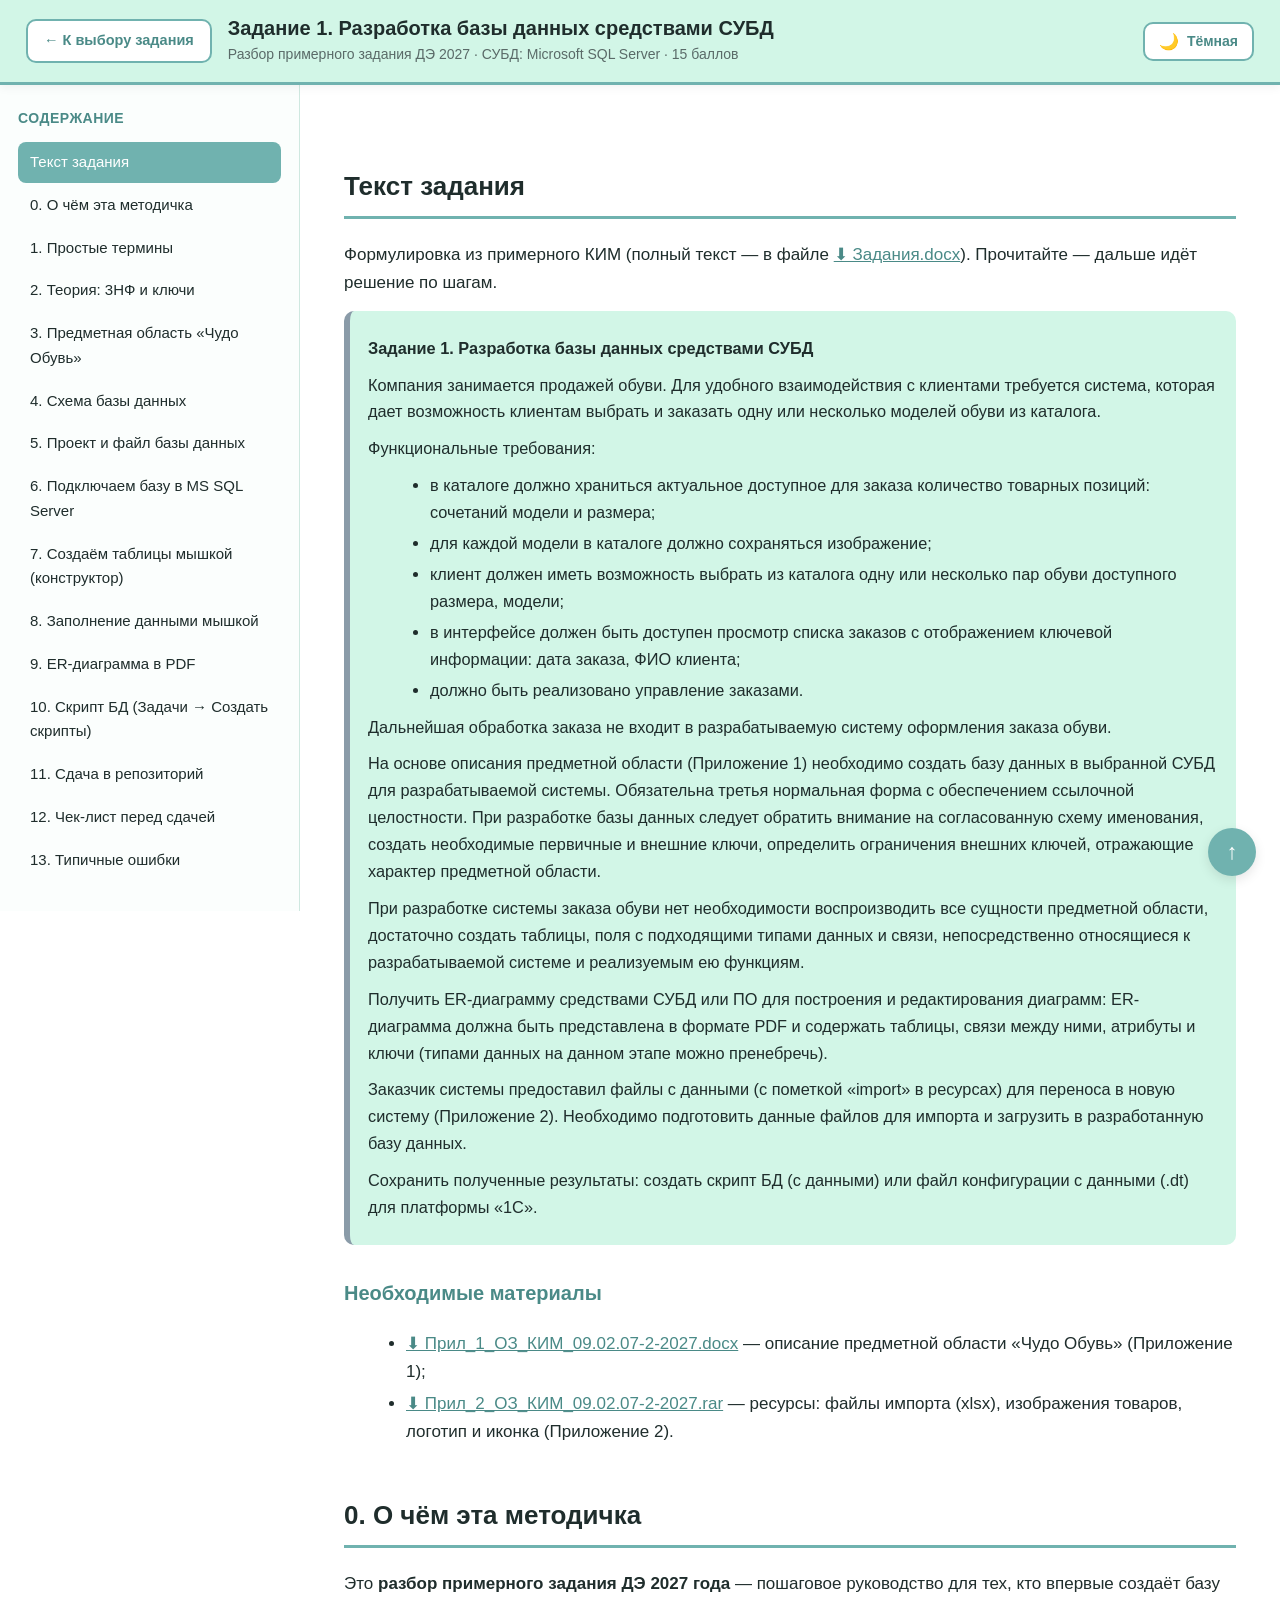
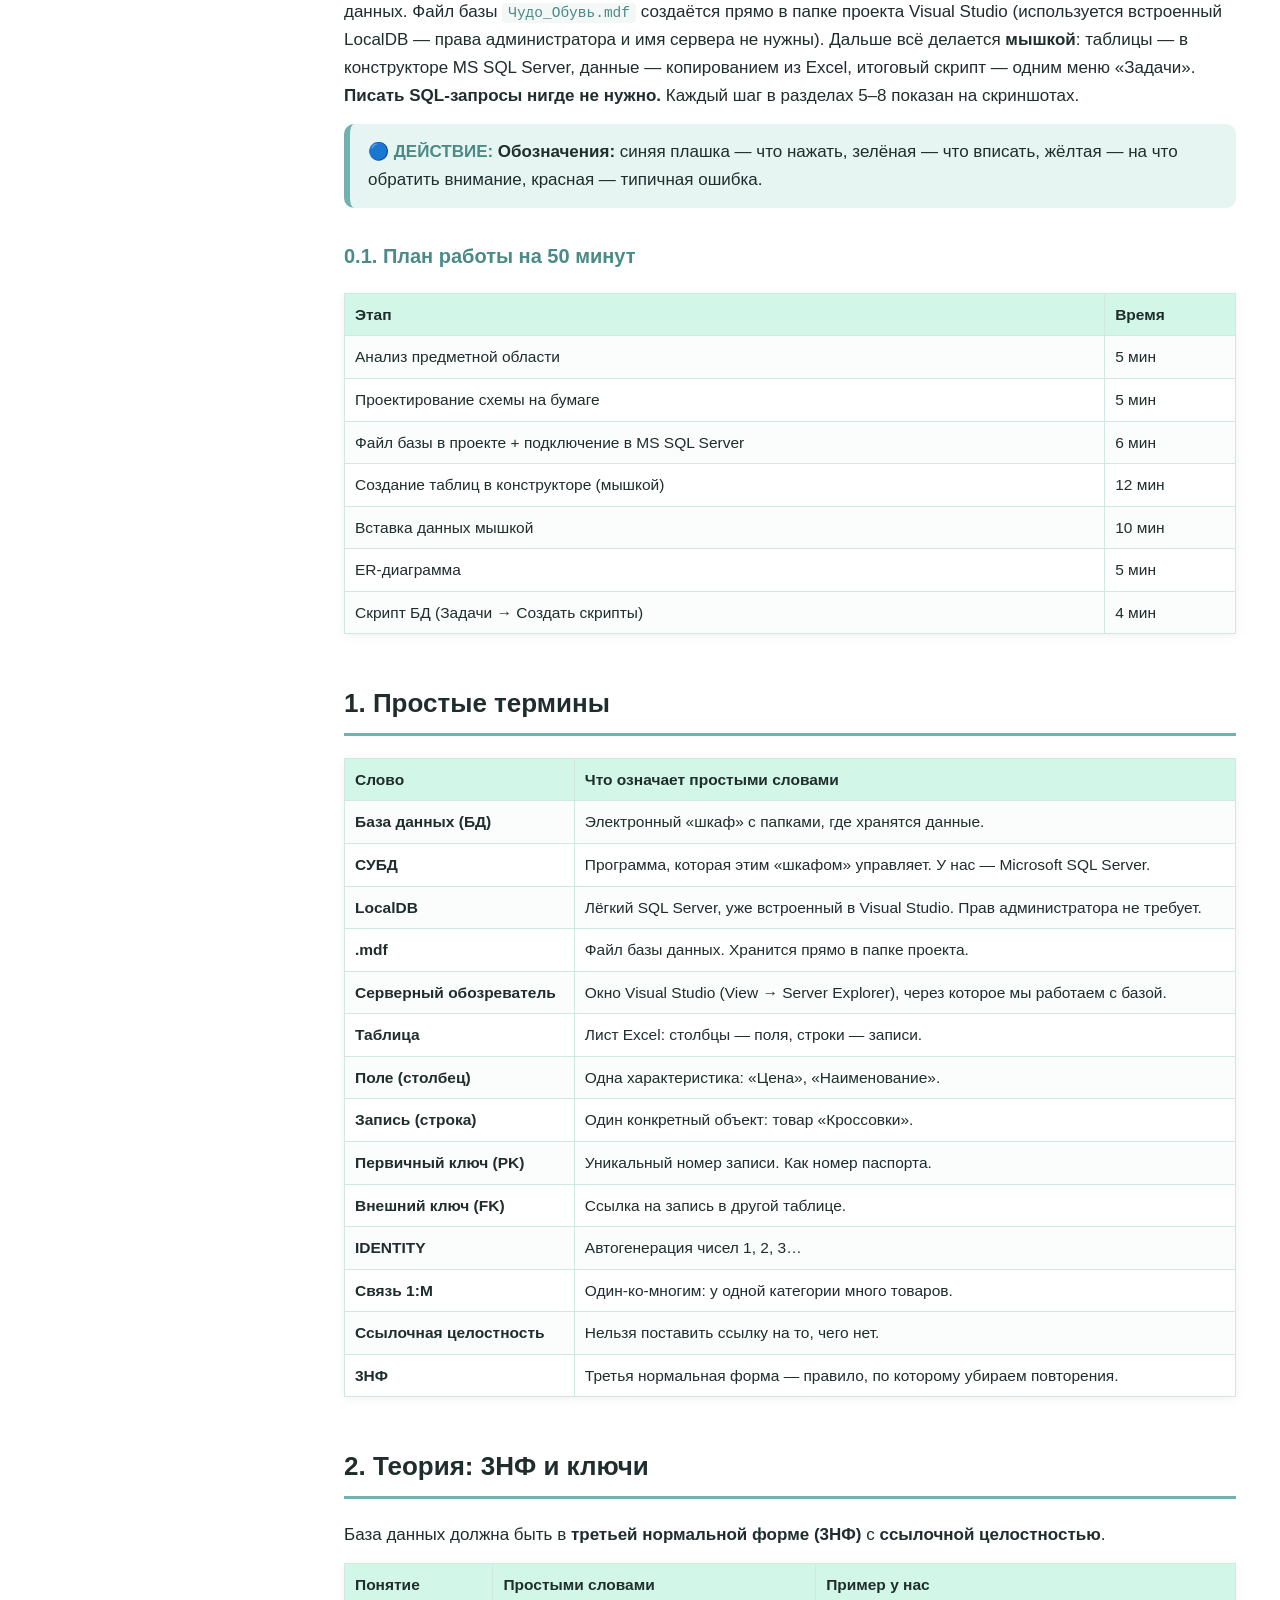
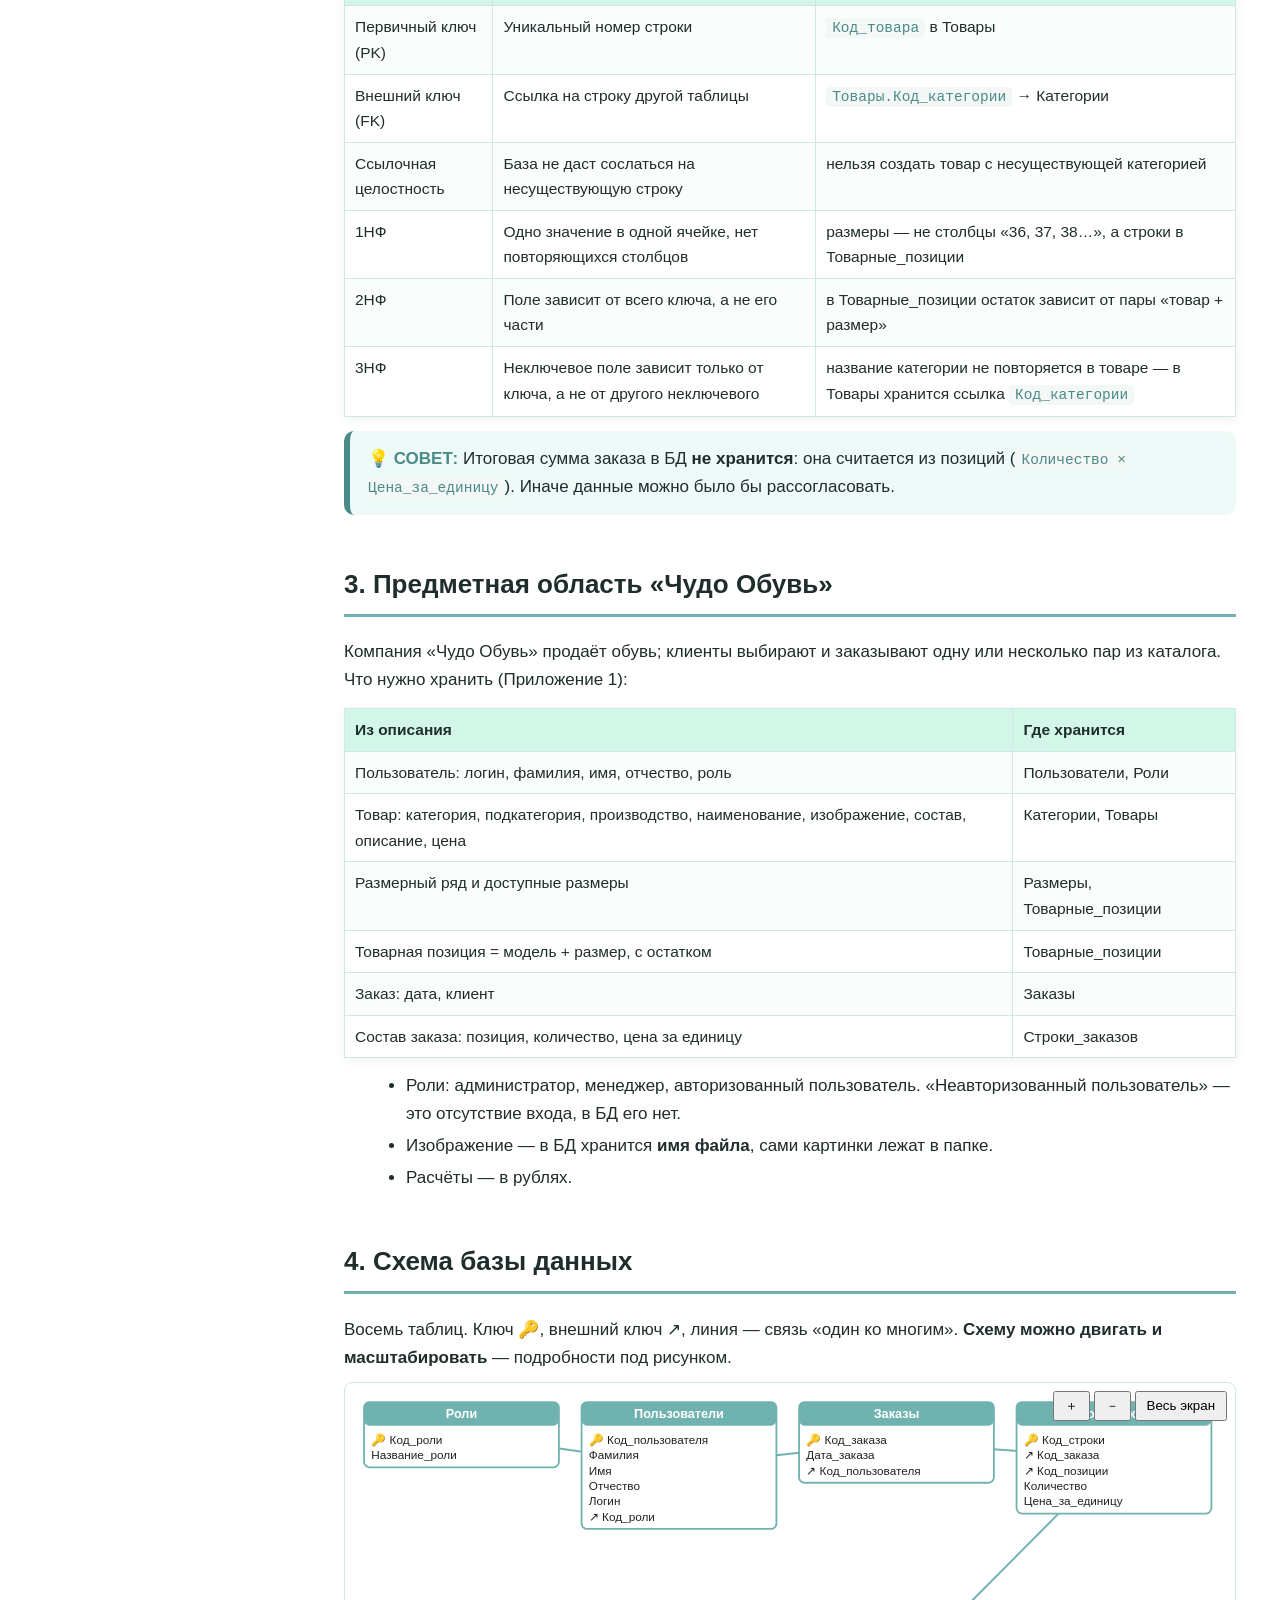
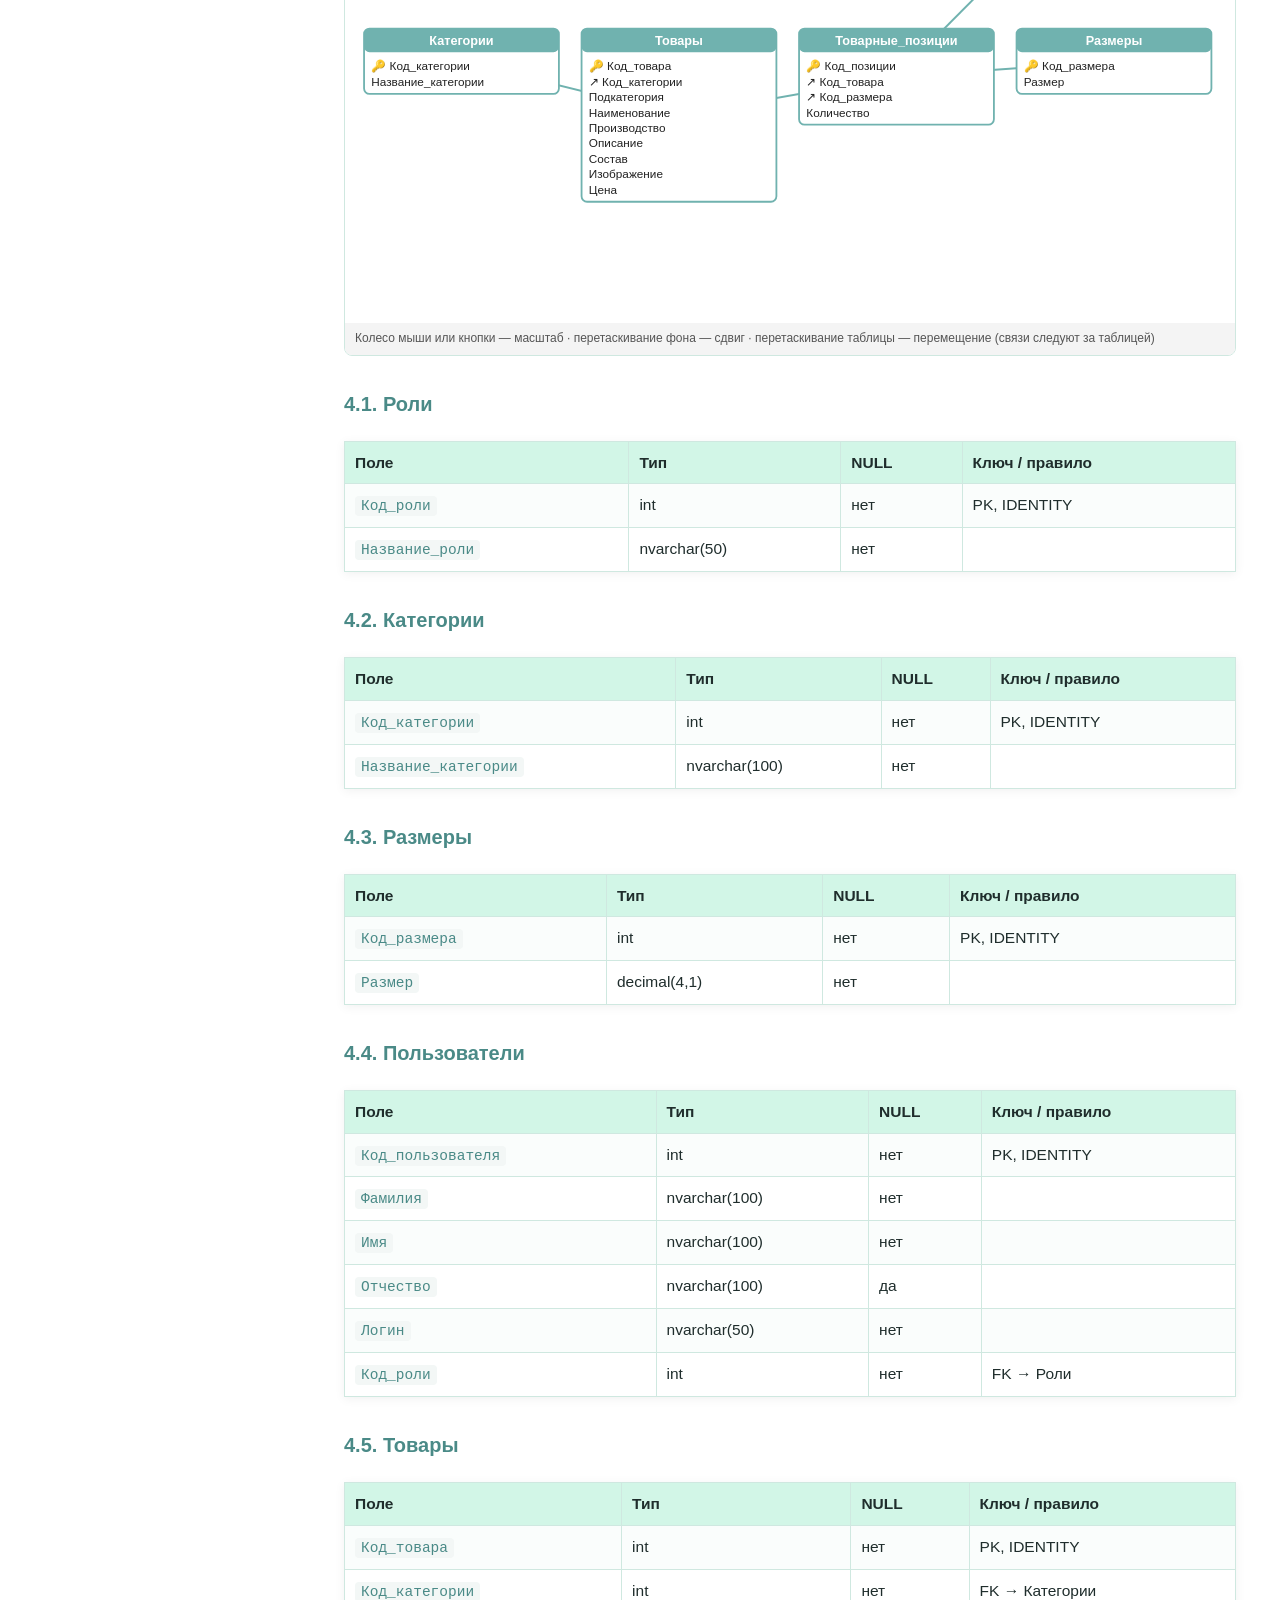
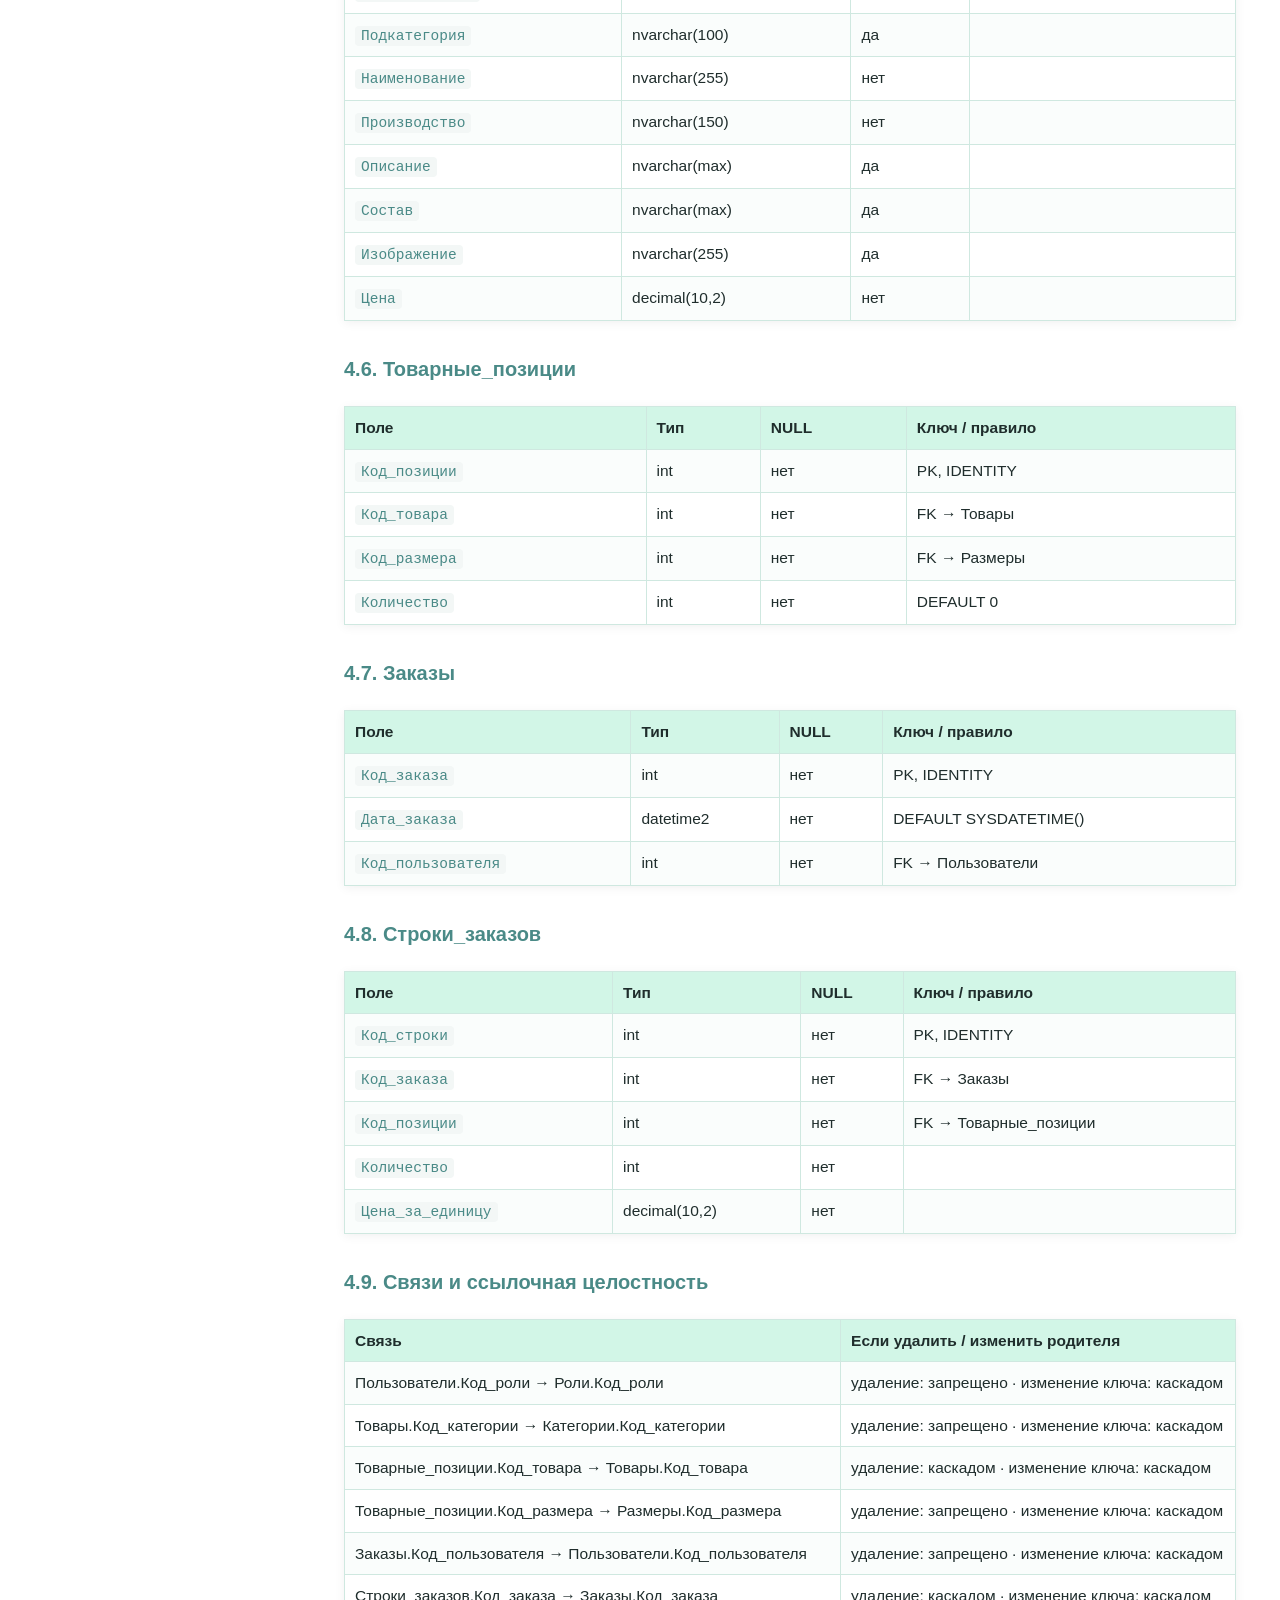
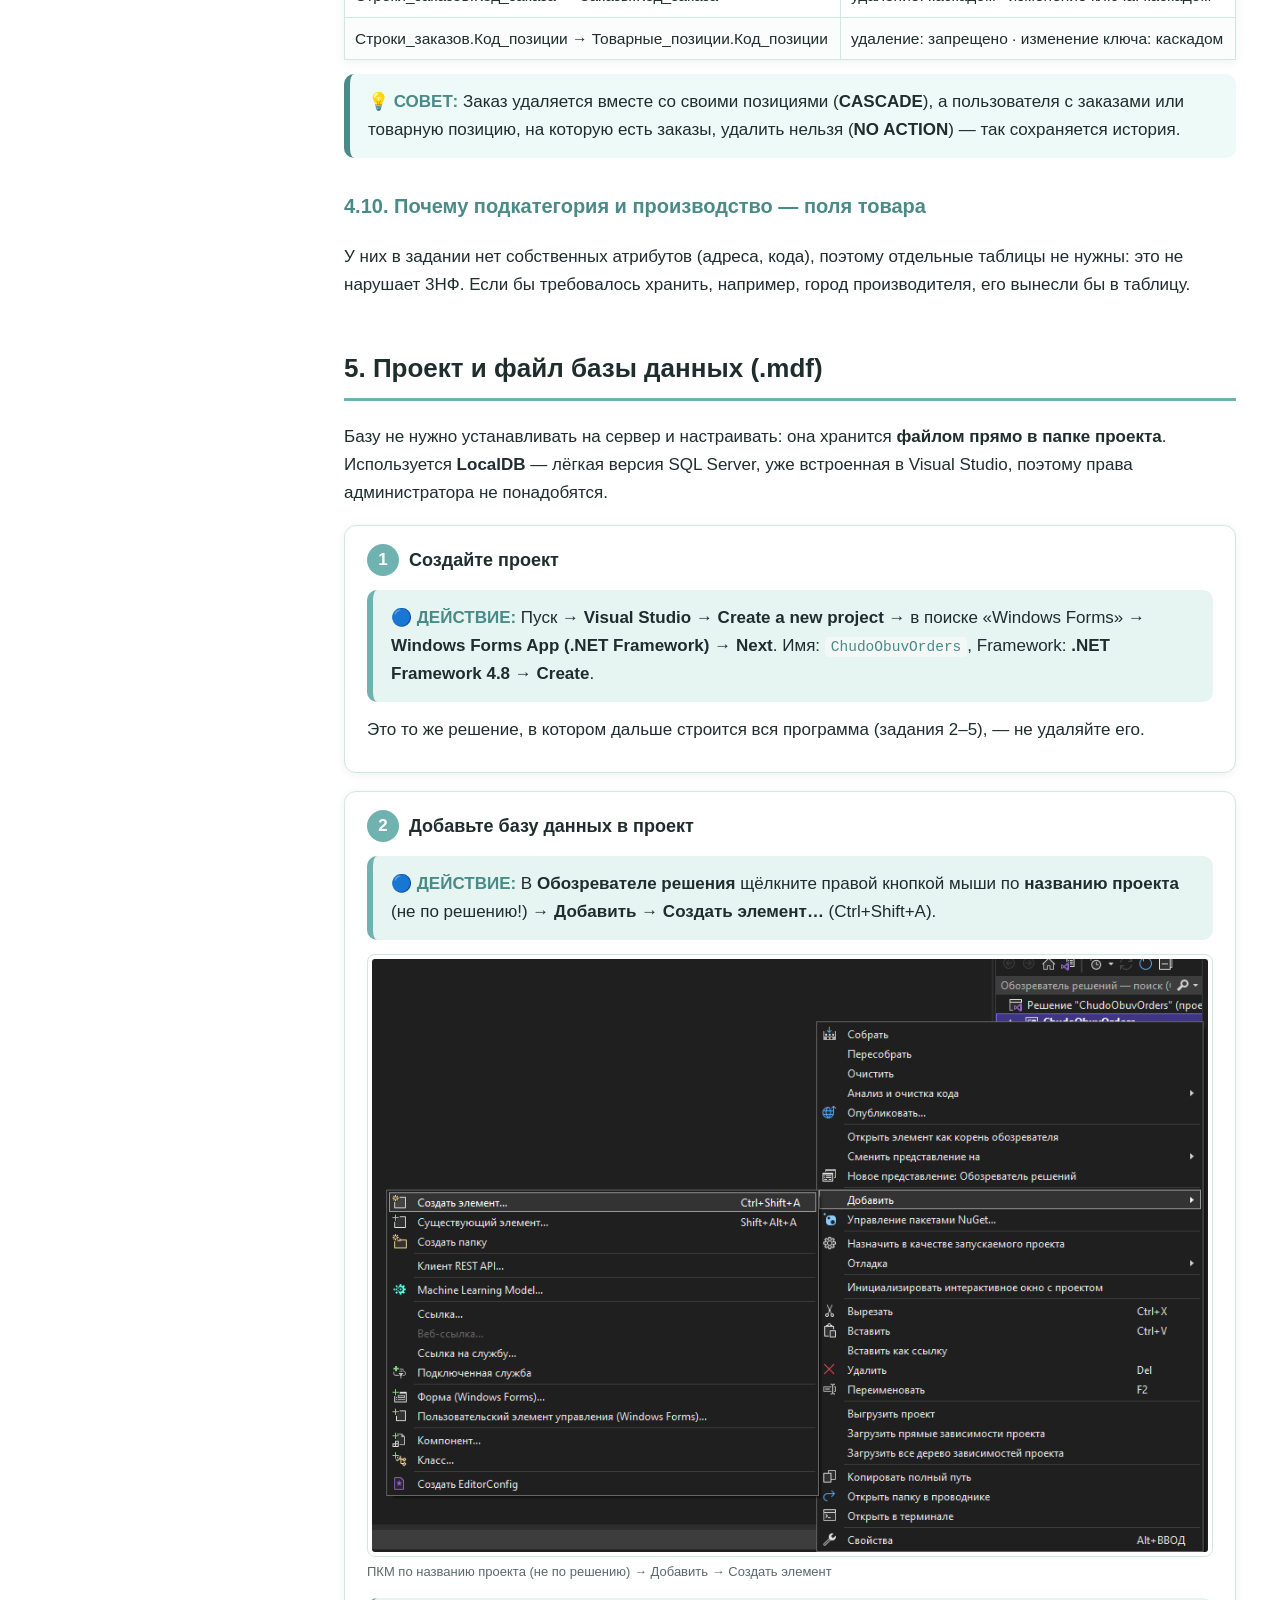
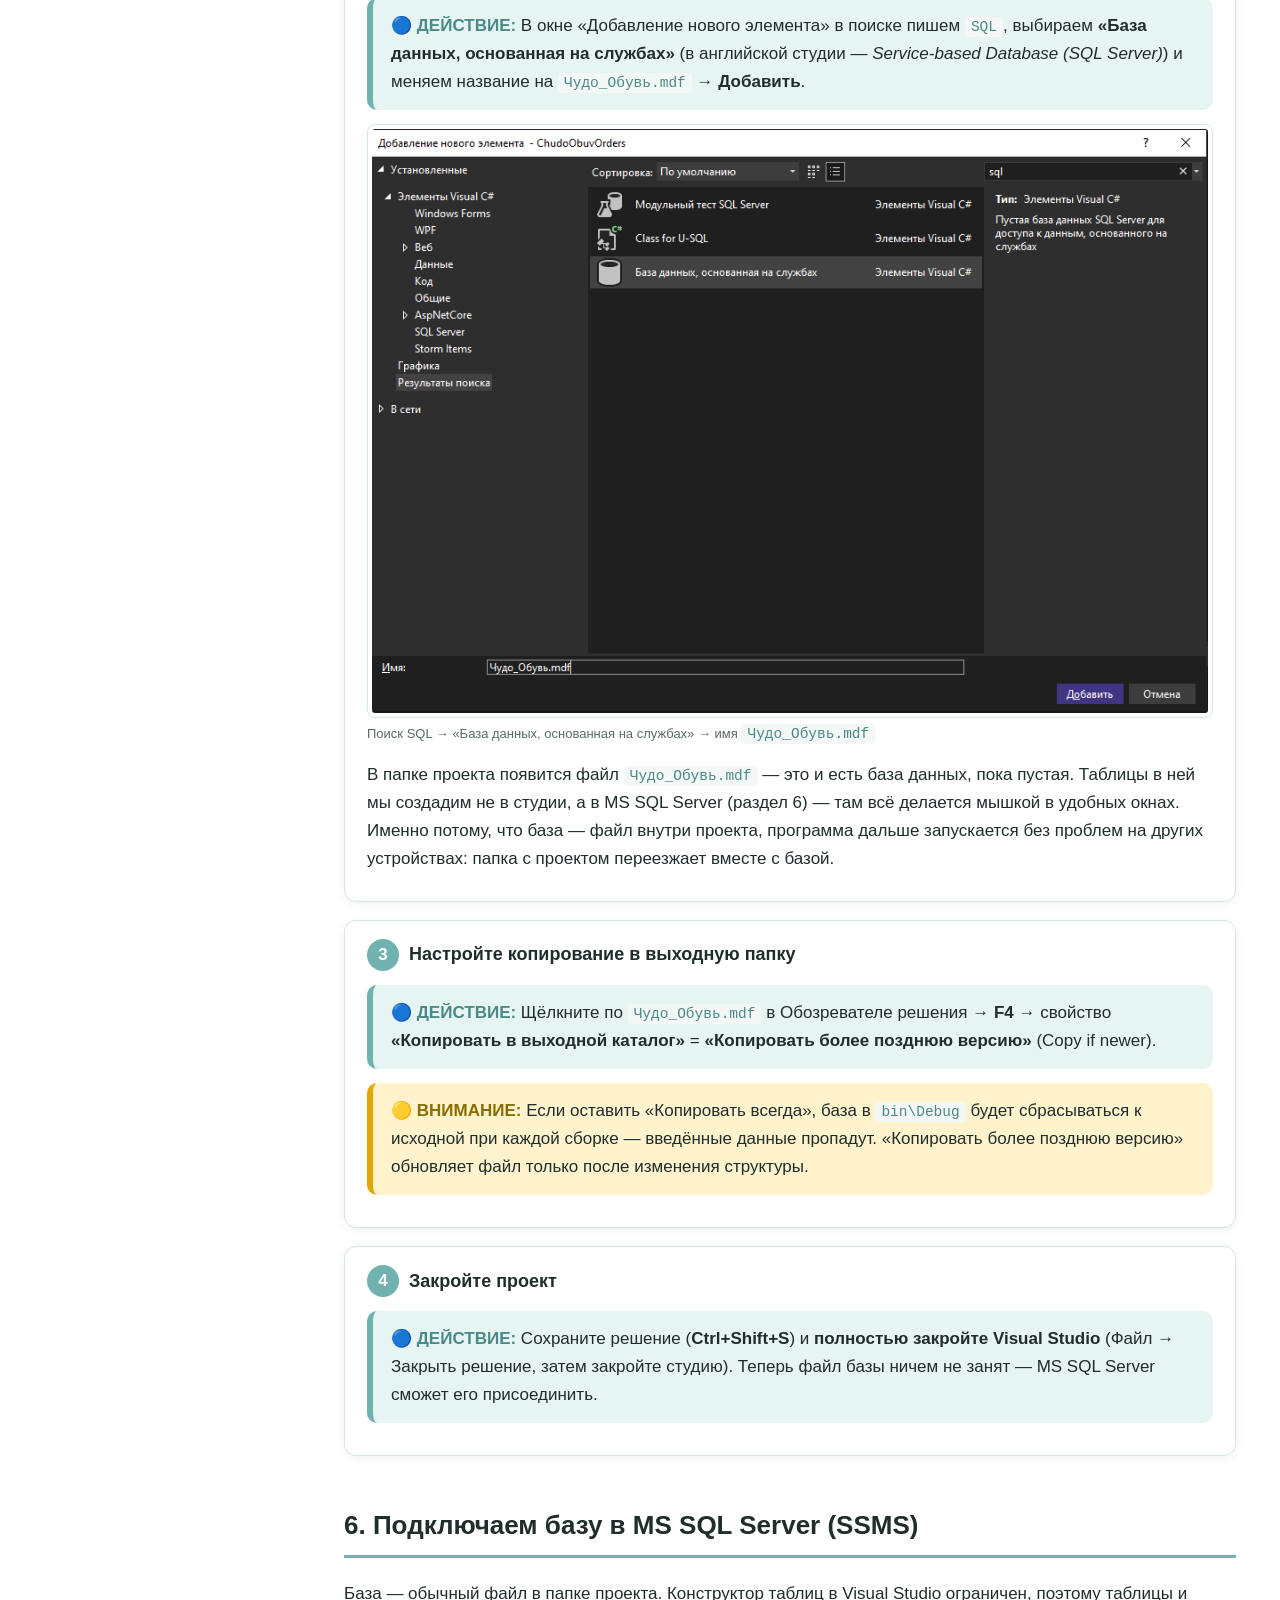
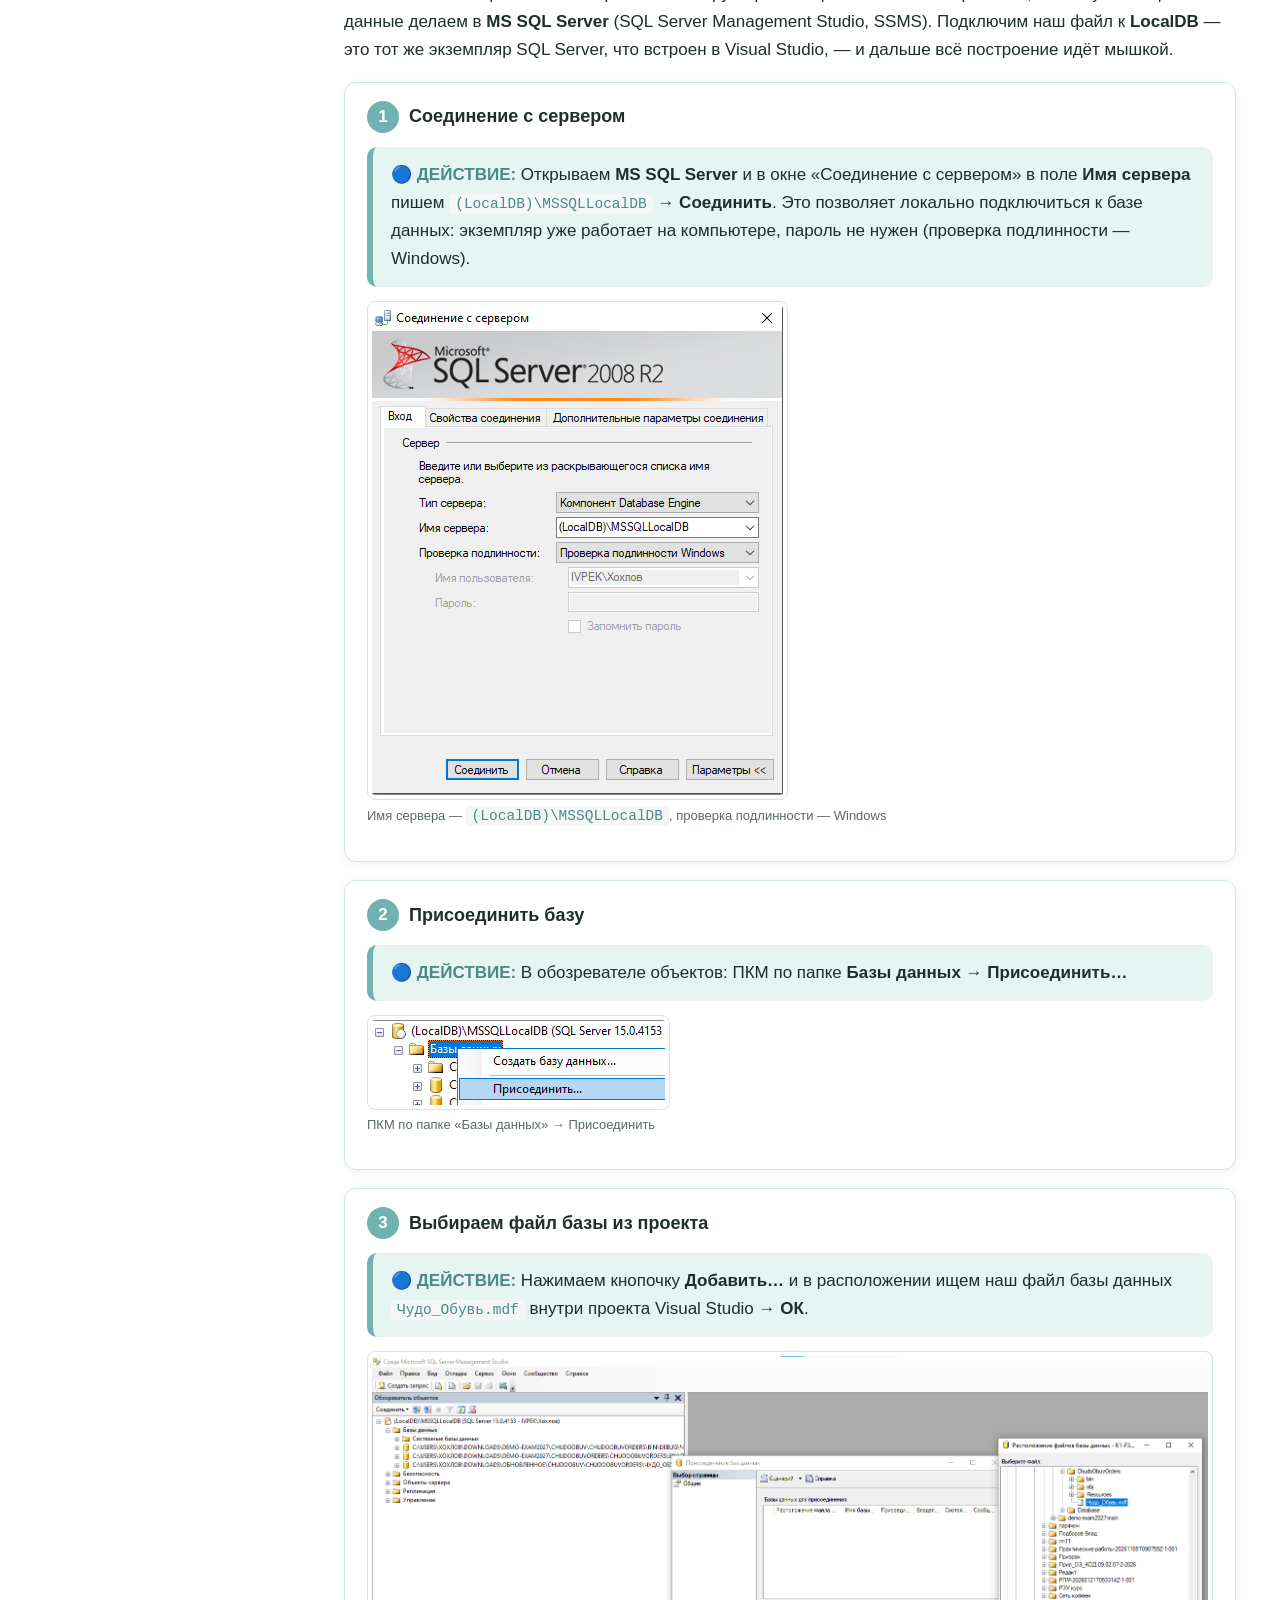
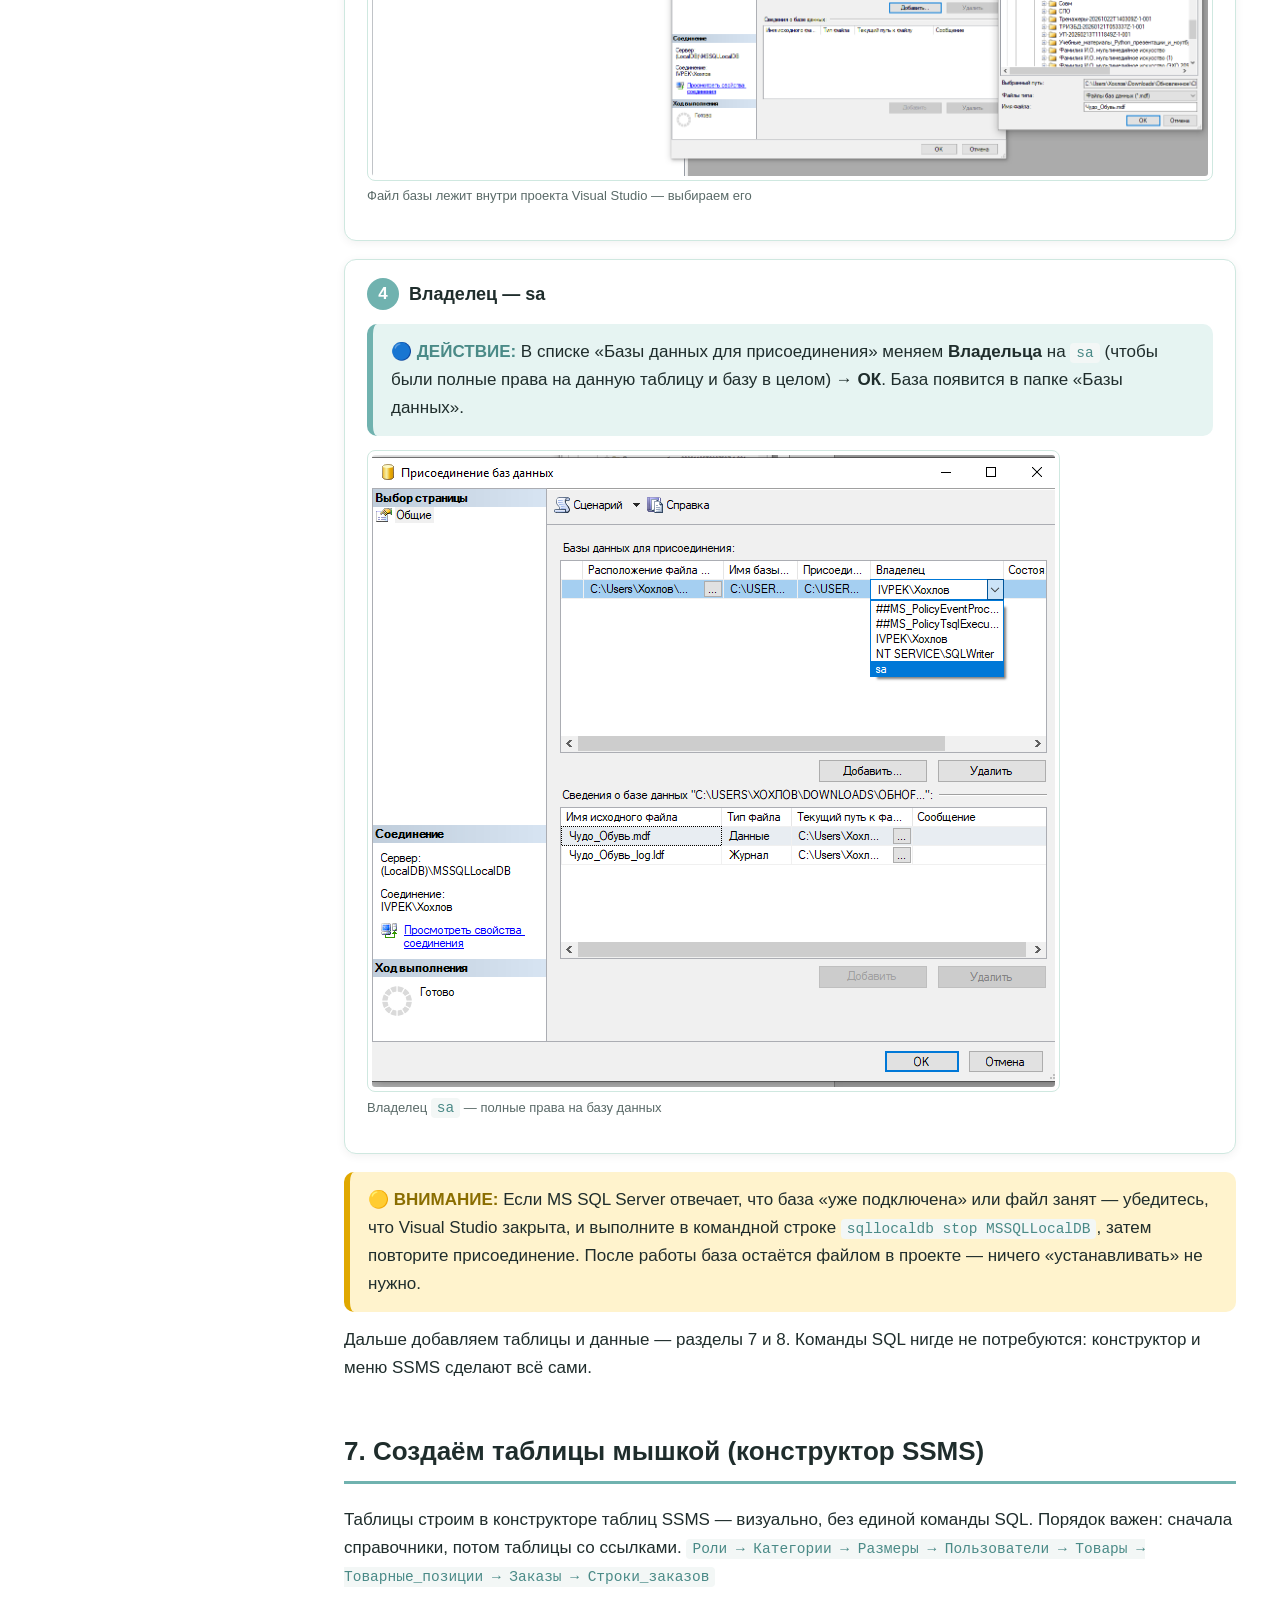
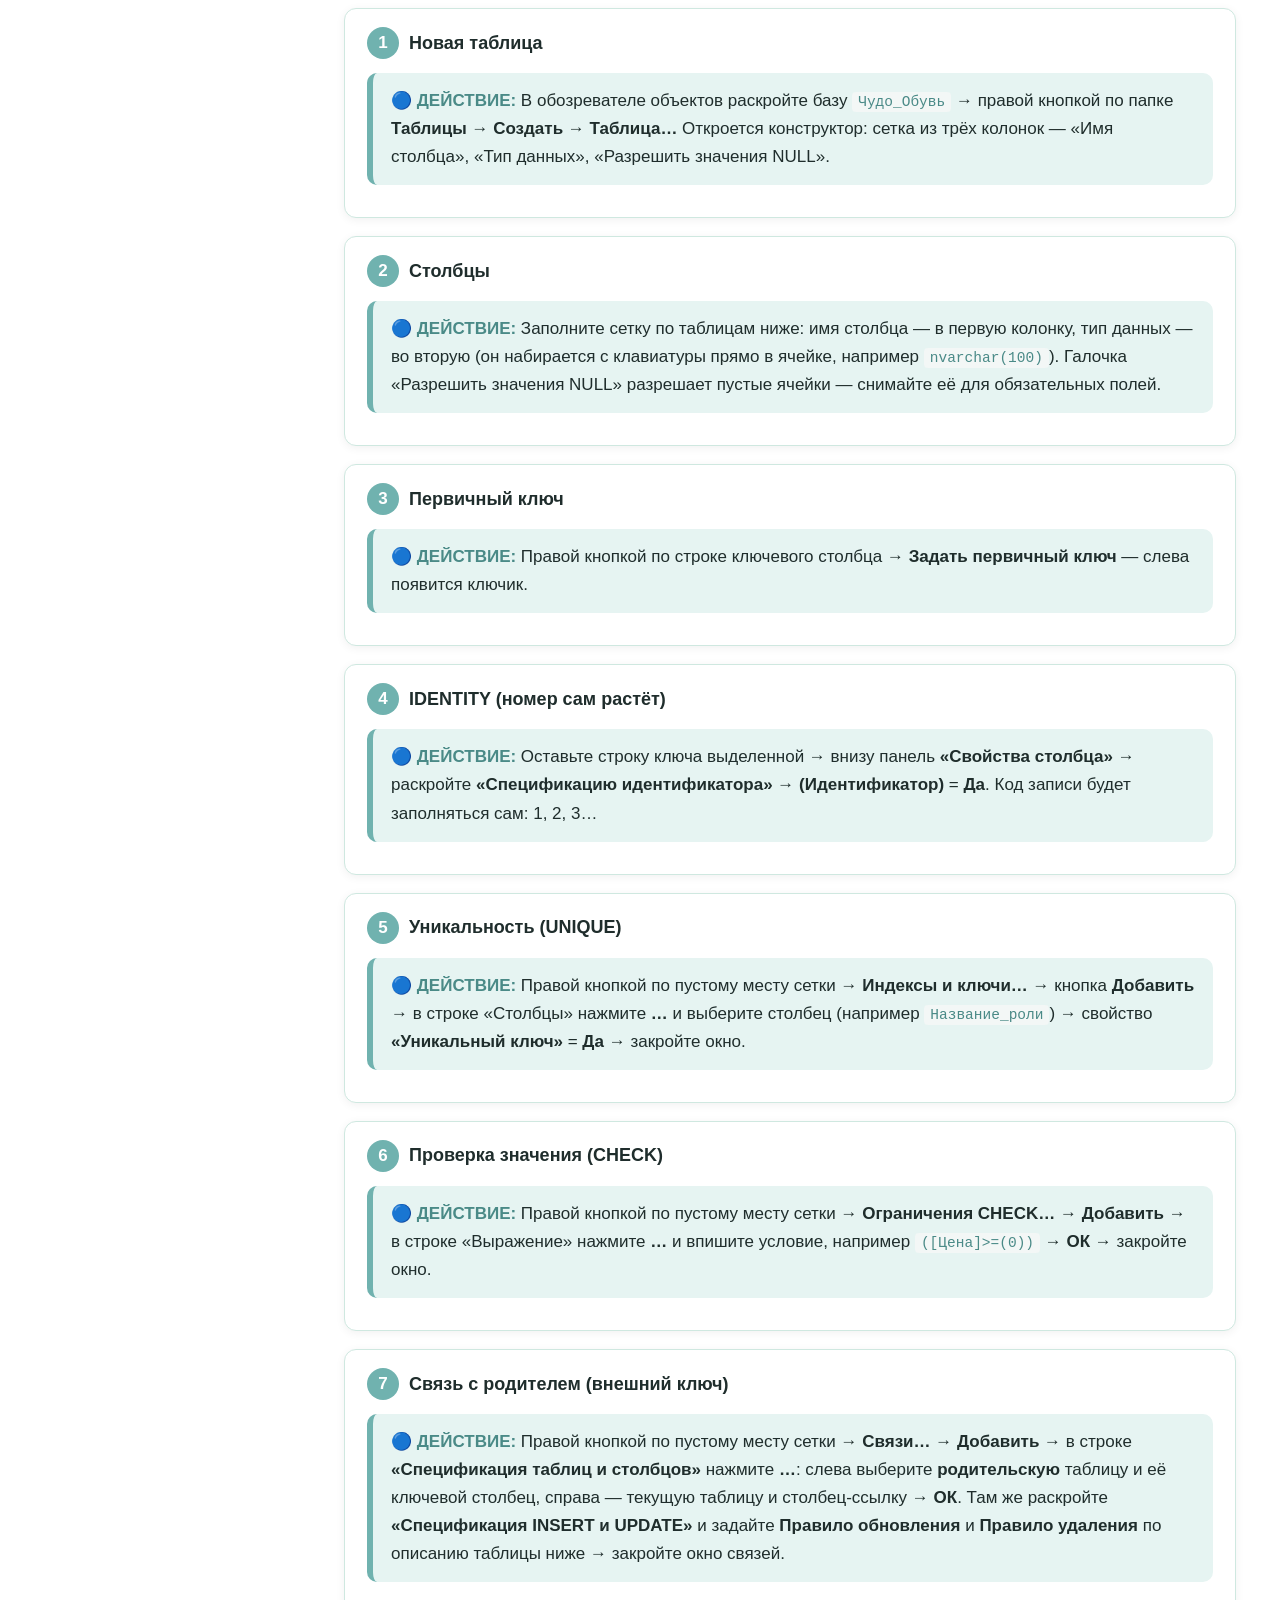
<file: tasks/task1.html>
<!DOCTYPE html>
<html lang="ru" data-theme="light">
<head>
<meta charset="UTF-8">
<meta name="viewport" content="width=device-width, initial-scale=1.0">
<title>Задание 1. Разработка БД — Разбор ДЭ 2027</title>
<link rel="stylesheet" href="../style.css">
</head>
<body>

<header class="top">
  <a href="../index.html" class="nav-back">← К выбору задания</a>
  <div class="brand">
    <h1>Задание 1. Разработка базы данных средствами СУБД</h1>
    <div class="sub">Разбор примерного задания ДЭ 2027 · СУБД: Microsoft SQL Server · 15 баллов</div>
  </div>
  <button class="theme-toggle" id="themeToggle" title="Переключить тему">
    <span class="theme-icon">🌙</span>
    <span class="theme-label">Тёмная</span>
  </button>
</header>

<div class="layout">
  <nav class="side">
    <h3>Содержание</h3>
    <a href="#tztext">Текст задания</a>
    <a href="#about">0. О чём эта методичка</a>
    <a href="#terms">1. Простые термины</a>
    <a href="#theory">2. Теория: 3НФ и ключи</a>
    <a href="#domain">3. Предметная область «Чудо Обувь»</a>
    <a href="#scheme">4. Схема базы данных</a>
    <a href="#start">5. Проект и файл базы данных</a>
    <a href="#db">6. Подключаем базу в MS SQL Server</a>
    <a href="#tables">7. Создаём таблицы мышкой (конструктор)</a>
    <a href="#excel">8. Заполнение данными мышкой</a>
    <a href="#er">9. ER-диаграмма в PDF</a>
    <a href="#script">10. Скрипт БД (Задачи → Создать скрипты)</a>
    <a href="#repo">11. Сдача в репозиторий</a>
    <a href="#checklist">12. Чек-лист перед сдачей</a>
    <a href="#errors">13. Типичные ошибки</a>
    </nav>

  <main>

    <section id="tztext"><h2>Текст задания</h2>
<p>Формулировка из примерного КИМ (полный текст — в файле <a href="../downloads/Задания.docx">⬇ Задания.docx</a>). Прочитайте — дальше идёт решение по шагам.</p>
<div class="block tz">
<p><b>Задание 1. Разработка базы данных средствами СУБД</b></p>
<p>Компания занимается продажей обуви. Для удобного взаимодействия с клиентами требуется система, которая дает возможность клиентам выбрать и заказать одну или несколько моделей обуви из каталога.</p>
<p>Функциональные требования:</p>
<ul>
<li>в каталоге должно храниться актуальное доступное для заказа количество товарных позиций: сочетаний модели и размера;</li>
<li>для каждой модели в каталоге должно сохраняться изображение;</li>
<li>клиент должен иметь возможность выбрать из каталога одну или несколько пар обуви доступного размера, модели;</li>
<li>в интерфейсе должен быть доступен просмотр списка заказов с отображением ключевой информации: дата заказа, ФИО клиента;</li>
<li>должно быть реализовано управление заказами.</li>
</ul>
<p>Дальнейшая обработка заказа не входит в разрабатываемую систему оформления заказа обуви.</p>
<p>На основе описания предметной области (Приложение 1) необходимо создать базу данных в выбранной СУБД для разрабатываемой системы. Обязательна третья нормальная форма с обеспечением ссылочной целостности. При разработке базы данных следует обратить внимание на согласованную схему именования, создать необходимые первичные и внешние ключи, определить ограничения внешних ключей, отражающие характер предметной области.</p>
<p>При разработке системы заказа обуви нет необходимости воспроизводить все сущности предметной области, достаточно создать таблицы, поля с подходящими типами данных и связи, непосредственно относящиеся к разрабатываемой системе и реализуемым ею функциям.</p>
<p>Получить ER-диаграмму средствами СУБД или ПО для построения и редактирования диаграмм: ER-диаграмма должна быть представлена в формате PDF и содержать таблицы, связи между ними, атрибуты и ключи (типами данных на данном этапе можно пренебречь).</p>
<p>Заказчик системы предоставил файлы с данными (с пометкой «import» в ресурсах) для переноса в новую систему (Приложение 2). Необходимо подготовить данные файлов для импорта и загрузить в разработанную базу данных.</p>
<p>Сохранить полученные результаты: создать скрипт БД (с данными) или файл конфигурации с данными (.dt) для платформы «1С».</p>
</div>
<h3>Необходимые материалы</h3>
<ul>
<li><a href="../downloads/kim/Прил_1_ОЗ_КИМ_09.02.07-2-2027.docx">⬇ Прил_1_ОЗ_КИМ_09.02.07-2-2027.docx</a> — описание предметной области «Чудо Обувь» (Приложение 1);</li>
<li><a href="../downloads/kim/Прил_2_ОЗ_КИМ_09.02.07-2-2027.rar">⬇ Прил_2_ОЗ_КИМ_09.02.07-2-2027.rar</a> — ресурсы: файлы импорта (xlsx), изображения товаров, логотип и иконка (Приложение 2).</li>
</ul>
</section>

<section id="about">
      <h2>0. О чём эта методичка</h2>
      <p>Это <b>разбор примерного задания ДЭ 2027 года</b> — пошаговое руководство для тех, кто впервые создаёт базу данных. Файл базы <code>Чудо_Обувь.mdf</code> создаётся прямо в папке проекта Visual Studio (используется встроенный LocalDB — права администратора и имя сервера не нужны). Дальше всё делается <b>мышкой</b>: таблицы — в конструкторе MS SQL Server, данные — копированием из Excel, итоговый скрипт — одним меню «Задачи». <b>Писать SQL-запросы нигде не нужно.</b> Каждый шаг в разделах 5–8 показан на скриншотах.</p>
      <div class="block action">
        <b>Обозначения:</b> синяя плашка — что нажать, зелёная — что вписать, жёлтая — на что обратить внимание, красная — типичная ошибка.
      </div>
      <h3>0.1. План работы на 50 минут</h3>
      <table>
        <tr><th>Этап</th><th>Время</th></tr>
        <tr><td>Анализ предметной области</td><td>5 мин</td></tr>
        <tr><td>Проектирование схемы на бумаге</td><td>5 мин</td></tr>
        <tr><td>Файл базы в проекте + подключение в MS SQL Server</td><td>6 мин</td></tr>
        <tr><td>Создание таблиц в конструкторе (мышкой)</td><td>12 мин</td></tr>
        <tr><td>Вставка данных мышкой</td><td>10 мин</td></tr>
        <tr><td>ER-диаграмма</td><td>5 мин</td></tr>
        <tr><td>Скрипт БД (Задачи → Создать скрипты)</td><td>4 мин</td></tr>
      </table>
    </section><section id="terms">
      <h2>1. Простые термины</h2>
      <table>
        <tr><th>Слово</th><th>Что означает простыми словами</th></tr>
        <tr><td><b>База данных (БД)</b></td><td>Электронный «шкаф» с папками, где хранятся данные.</td></tr>
        <tr><td><b>СУБД</b></td><td>Программа, которая этим «шкафом» управляет. У нас — Microsoft SQL Server.</td></tr>
        <tr><td><b>LocalDB</b></td><td>Лёгкий SQL Server, уже встроенный в Visual Studio. Прав администратора не требует.</td></tr>
        <tr><td><b>.mdf</b></td><td>Файл базы данных. Хранится прямо в папке проекта.</td></tr>
        <tr><td><b>Серверный обозреватель</b></td><td>Окно Visual Studio (View → Server Explorer), через которое мы работаем с базой.</td></tr>
        <tr><td><b>Таблица</b></td><td>Лист Excel: столбцы — поля, строки — записи.</td></tr>
        <tr><td><b>Поле (столбец)</b></td><td>Одна характеристика: «Цена», «Наименование».</td></tr>
        <tr><td><b>Запись (строка)</b></td><td>Один конкретный объект: товар «Кроссовки».</td></tr>
        <tr><td><b>Первичный ключ (PK)</b></td><td>Уникальный номер записи. Как номер паспорта.</td></tr>
        <tr><td><b>Внешний ключ (FK)</b></td><td>Ссылка на запись в другой таблице.</td></tr>
        <tr><td><b>IDENTITY</b></td><td>Автогенерация чисел 1, 2, 3…</td></tr>
        <tr><td><b>Связь 1:M</b></td><td>Один-ко-многим: у одной категории много товаров.</td></tr>
        <tr><td><b>Ссылочная целостность</b></td><td>Нельзя поставить ссылку на то, чего нет.</td></tr>
        <tr><td><b>3НФ</b></td><td>Третья нормальная форма — правило, по которому убираем повторения.</td></tr>
      </table>
    </section>

    <section id="theory"><h2>2. Теория: 3НФ и ключи</h2><p>База данных должна быть в <b>третьей нормальной форме (3НФ)</b> с <b>ссылочной целостностью</b>.</p><table><tr><th>Понятие</th><th>Простыми словами</th><th>Пример у нас</th></tr><tr><td>Первичный ключ (PK)</td><td>Уникальный номер строки</td><td><code>Код_товара</code> в Товары</td></tr><tr><td>Внешний ключ (FK)</td><td>Ссылка на строку другой таблицы</td><td><code>Товары.Код_категории</code> → Категории</td></tr><tr><td>Ссылочная целостность</td><td>База не даст сослаться на несуществующую строку</td><td>нельзя создать товар с несуществующей категорией</td></tr><tr><td>1НФ</td><td>Одно значение в одной ячейке, нет повторяющихся столбцов</td><td>размеры — не столбцы «36, 37, 38…», а строки в Товарные_позиции</td></tr><tr><td>2НФ</td><td>Поле зависит от всего ключа, а не его части</td><td>в Товарные_позиции остаток зависит от пары «товар + размер»</td></tr><tr><td>3НФ</td><td>Неключевое поле зависит только от ключа, а не от другого неключевого</td><td>название категории не повторяется в товаре — в Товары хранится ссылка <code>Код_категории</code></td></tr></table><div class="block tip">Итоговая сумма заказа в БД <b>не хранится</b>: она считается из позиций (<code>Количество × Цена_за_единицу</code>). Иначе данные можно было бы рассогласовать.</div></section>

    <section id="domain"><h2>3. Предметная область «Чудо Обувь»</h2><p>Компания «Чудо Обувь» продаёт обувь; клиенты выбирают и заказывают одну или несколько пар из каталога. Что нужно хранить (Приложение 1):</p><table><tr><th>Из описания</th><th>Где хранится</th></tr><tr><td>Пользователь: логин, фамилия, имя, отчество, роль</td><td>Пользователи, Роли</td></tr><tr><td>Товар: категория, подкатегория, производство, наименование, изображение, состав, описание, цена</td><td>Категории, Товары</td></tr><tr><td>Размерный ряд и доступные размеры</td><td>Размеры, Товарные_позиции</td></tr><tr><td>Товарная позиция = модель + размер, с остатком</td><td>Товарные_позиции</td></tr><tr><td>Заказ: дата, клиент</td><td>Заказы</td></tr><tr><td>Состав заказа: позиция, количество, цена за единицу</td><td>Строки_заказов</td></tr></table><ul><li>Роли: администратор, менеджер, авторизованный пользователь. «Неавторизованный пользователь» — это отсутствие входа, в БД его нет.</li><li>Изображение — в БД хранится <b>имя файла</b>, сами картинки лежат в папке.</li><li>Расчёты — в рублях.</li></ul></section>

    <section id="scheme"><h2>4. Схема базы данных</h2><p>Восемь таблиц. Ключ 🔑, внешний ключ ↗, линия — связь «один ко многим». <b>Схему можно двигать и масштабировать</b> — подробности под рисунком.</p><div style="position:relative;border:1px solid var(--border);border-radius:8px;background:#fff;overflow:hidden">
<div style="position:absolute;top:8px;right:8px;z-index:2;display:flex;gap:4px">
<button type="button" id="erIn" style="padding:4px 10px;cursor:pointer">＋</button><button type="button" id="erOut" style="padding:4px 10px;cursor:pointer">－</button><button type="button" id="erFit" style="padding:4px 10px;cursor:pointer">Весь экран</button></div>
<svg id="ersvg" width="100%" height="540" style="display:block;cursor:grab;touch-action:none;user-select:none"><g id="ervp"></g></svg>
<div style="padding:6px 10px;font-size:12px;color:#555;background:#f4f4f4">Колесо мыши или кнопки — масштаб · перетаскивание фона — сдвиг · перетаскивание таблицы — перемещение (связи следуют за таблицей)</div></div>
<script>
(function(){
var D={"T": [{"n": "Роли", "x": 10, "y": 10, "c": [{"n": "Код_роли", "k": "pk"}, {"n": "Название_роли", "k": ""}]}, {"n": "Категории", "x": 10, "y": 260, "c": [{"n": "Код_категории", "k": "pk"}, {"n": "Название_категории", "k": ""}]}, {"n": "Размеры", "x": 730, "y": 260, "c": [{"n": "Код_размера", "k": "pk"}, {"n": "Размер", "k": ""}]}, {"n": "Пользователи", "x": 250, "y": 10, "c": [{"n": "Код_пользователя", "k": "pk"}, {"n": "Фамилия", "k": ""}, {"n": "Имя", "k": ""}, {"n": "Отчество", "k": ""}, {"n": "Логин", "k": ""}, {"n": "Код_роли", "k": "fk"}]}, {"n": "Товары", "x": 250, "y": 260, "c": [{"n": "Код_товара", "k": "pk"}, {"n": "Код_категории", "k": "fk"}, {"n": "Подкатегория", "k": ""}, {"n": "Наименование", "k": ""}, {"n": "Производство", "k": ""}, {"n": "Описание", "k": ""}, {"n": "Состав", "k": ""}, {"n": "Изображение", "k": ""}, {"n": "Цена", "k": ""}]}, {"n": "Товарные_позиции", "x": 490, "y": 260, "c": [{"n": "Код_позиции", "k": "pk"}, {"n": "Код_товара", "k": "fk"}, {"n": "Код_размера", "k": "fk"}, {"n": "Количество", "k": ""}]}, {"n": "Заказы", "x": 490, "y": 10, "c": [{"n": "Код_заказа", "k": "pk"}, {"n": "Дата_заказа", "k": ""}, {"n": "Код_пользователя", "k": "fk"}]}, {"n": "Строки_заказов", "x": 730, "y": 10, "c": [{"n": "Код_строки", "k": "pk"}, {"n": "Код_заказа", "k": "fk"}, {"n": "Код_позиции", "k": "fk"}, {"n": "Количество", "k": ""}, {"n": "Цена_за_единицу", "k": ""}]}], "R": [["Пользователи", "Роли"], ["Товары", "Категории"], ["Товарные_позиции", "Товары"], ["Товарные_позиции", "Размеры"], ["Заказы", "Пользователи"], ["Строки_заказов", "Заказы"], ["Строки_заказов", "Товарные_позиции"]]},NS='http://www.w3.org/2000/svg',svg=document.getElementById('ersvg'),vp=document.getElementById('ervp');
var sc=1,tx=10,ty=10,BW=215,B={},L=[];
function el(n,a,p){var e=document.createElementNS(NS,n);for(var k in a)e.setAttribute(k,a[k]);if(p)p.appendChild(e);return e;}
function view(){vp.setAttribute('transform','translate('+tx+','+ty+') scale('+sc+')');}
D.R.forEach(function(r){L.push({c:r[0],p:r[1],e:el('line',{stroke:'#70B2AF','stroke-width':2.2},vp)});});
D.T.forEach(function(t){
 var h=30+17*t.c.length+8,g=el('g',{style:'cursor:move'},vp);
 el('rect',{width:BW,height:h,rx:6,fill:'#fff',stroke:'#70B2AF','stroke-width':2},g);
 el('rect',{width:BW,height:26,rx:6,fill:'#70B2AF'},g);
 var tt=el('text',{x:BW/2,y:18,fill:'#fff','font-weight':'bold','text-anchor':'middle','font-size':14,'font-family':'Calibri,sans-serif'},g);tt.textContent=t.n;
 t.c.forEach(function(c,i){var x=el('text',{x:8,y:46+17*i,fill:'#222','font-size':13,'font-family':'Calibri,sans-serif'},g);x.textContent=(c.k=='pk'?'🔑 ':(c.k=='fk'?'↗ ':'')) +c.n;});
 B[t.n]={x:t.x,y:t.y,w:BW,h:h,g:g};put(B[t.n]);
 g.addEventListener('pointerdown',function(e){e.stopPropagation();var b=B[t.n],sx=e.clientX,sy=e.clientY,bx=b.x,by=b.y;g.setPointerCapture(e.pointerId);
  function mv(ev){b.x=bx+(ev.clientX-sx)/sc;b.y=by+(ev.clientY-sy)/sc;put(b);lines();}
  function up(){g.removeEventListener('pointermove',mv);g.removeEventListener('pointerup',up);}
  g.addEventListener('pointermove',mv);g.addEventListener('pointerup',up);});
});
function put(b){b.g.setAttribute('transform','translate('+b.x+','+b.y+')');}
function lines(){L.forEach(function(l){var a=B[l.c],b=B[l.p];if(!a||!b)return;l.e.setAttribute('x1',a.x+a.w/2);l.e.setAttribute('y1',a.y+a.h/2);l.e.setAttribute('x2',b.x+b.w/2);l.e.setAttribute('y2',b.y+b.h/2);});}
function zoom(k,mx,my){var n=Math.max(.25,Math.min(3,sc*k));tx=mx-(mx-tx)*n/sc;ty=my-(my-ty)*n/sc;sc=n;view();}
function ctr(){var r=svg.getBoundingClientRect();return [r.width/2,r.height/2];}
svg.addEventListener('wheel',function(e){e.preventDefault();var r=svg.getBoundingClientRect();zoom(e.deltaY<0?1.12:.89,e.clientX-r.left,e.clientY-r.top);},{passive:false});
svg.addEventListener('pointerdown',function(e){var sx=e.clientX,sy=e.clientY,ox=tx,oy=ty;svg.setPointerCapture(e.pointerId);svg.style.cursor='grabbing';
 function mv(ev){tx=ox+ev.clientX-sx;ty=oy+ev.clientY-sy;view();}
 function up(){svg.removeEventListener('pointermove',mv);svg.removeEventListener('pointerup',up);svg.style.cursor='grab';}
 svg.addEventListener('pointermove',mv);svg.addEventListener('pointerup',up);});
document.getElementById('erIn').onclick=function(){var c=ctr();zoom(1.25,c[0],c[1]);};
document.getElementById('erOut').onclick=function(){var c=ctr();zoom(.8,c[0],c[1]);};
function fit(){var r=svg.getBoundingClientRect();sc=Math.min(1,(r.width-20)/960);tx=10;ty=10;view();}
document.getElementById('erFit').onclick=fit;
lines();fit();
})();
</script><h3>4.1. Роли</h3><table><tr><th>Поле</th><th>Тип</th><th>NULL</th><th>Ключ / правило</th></tr><tr><td><code>Код_роли</code></td><td>int</td><td>нет</td><td>PK, IDENTITY</td></tr><tr><td><code>Название_роли</code></td><td>nvarchar(50)</td><td>нет</td><td></td></tr></table><h3>4.2. Категории</h3><table><tr><th>Поле</th><th>Тип</th><th>NULL</th><th>Ключ / правило</th></tr><tr><td><code>Код_категории</code></td><td>int</td><td>нет</td><td>PK, IDENTITY</td></tr><tr><td><code>Название_категории</code></td><td>nvarchar(100)</td><td>нет</td><td></td></tr></table><h3>4.3. Размеры</h3><table><tr><th>Поле</th><th>Тип</th><th>NULL</th><th>Ключ / правило</th></tr><tr><td><code>Код_размера</code></td><td>int</td><td>нет</td><td>PK, IDENTITY</td></tr><tr><td><code>Размер</code></td><td>decimal(4,1)</td><td>нет</td><td></td></tr></table><h3>4.4. Пользователи</h3><table><tr><th>Поле</th><th>Тип</th><th>NULL</th><th>Ключ / правило</th></tr><tr><td><code>Код_пользователя</code></td><td>int</td><td>нет</td><td>PK, IDENTITY</td></tr><tr><td><code>Фамилия</code></td><td>nvarchar(100)</td><td>нет</td><td></td></tr><tr><td><code>Имя</code></td><td>nvarchar(100)</td><td>нет</td><td></td></tr><tr><td><code>Отчество</code></td><td>nvarchar(100)</td><td>да</td><td></td></tr><tr><td><code>Логин</code></td><td>nvarchar(50)</td><td>нет</td><td></td></tr><tr><td><code>Код_роли</code></td><td>int</td><td>нет</td><td>FK → Роли</td></tr></table><h3>4.5. Товары</h3><table><tr><th>Поле</th><th>Тип</th><th>NULL</th><th>Ключ / правило</th></tr><tr><td><code>Код_товара</code></td><td>int</td><td>нет</td><td>PK, IDENTITY</td></tr><tr><td><code>Код_категории</code></td><td>int</td><td>нет</td><td>FK → Категории</td></tr><tr><td><code>Подкатегория</code></td><td>nvarchar(100)</td><td>да</td><td></td></tr><tr><td><code>Наименование</code></td><td>nvarchar(255)</td><td>нет</td><td></td></tr><tr><td><code>Производство</code></td><td>nvarchar(150)</td><td>нет</td><td></td></tr><tr><td><code>Описание</code></td><td>nvarchar(max)</td><td>да</td><td></td></tr><tr><td><code>Состав</code></td><td>nvarchar(max)</td><td>да</td><td></td></tr><tr><td><code>Изображение</code></td><td>nvarchar(255)</td><td>да</td><td></td></tr><tr><td><code>Цена</code></td><td>decimal(10,2)</td><td>нет</td><td></td></tr></table><h3>4.6. Товарные_позиции</h3><table><tr><th>Поле</th><th>Тип</th><th>NULL</th><th>Ключ / правило</th></tr><tr><td><code>Код_позиции</code></td><td>int</td><td>нет</td><td>PK, IDENTITY</td></tr><tr><td><code>Код_товара</code></td><td>int</td><td>нет</td><td>FK → Товары</td></tr><tr><td><code>Код_размера</code></td><td>int</td><td>нет</td><td>FK → Размеры</td></tr><tr><td><code>Количество</code></td><td>int</td><td>нет</td><td>DEFAULT 0</td></tr></table><h3>4.7. Заказы</h3><table><tr><th>Поле</th><th>Тип</th><th>NULL</th><th>Ключ / правило</th></tr><tr><td><code>Код_заказа</code></td><td>int</td><td>нет</td><td>PK, IDENTITY</td></tr><tr><td><code>Дата_заказа</code></td><td>datetime2</td><td>нет</td><td>DEFAULT SYSDATETIME()</td></tr><tr><td><code>Код_пользователя</code></td><td>int</td><td>нет</td><td>FK → Пользователи</td></tr></table><h3>4.8. Строки_заказов</h3><table><tr><th>Поле</th><th>Тип</th><th>NULL</th><th>Ключ / правило</th></tr><tr><td><code>Код_строки</code></td><td>int</td><td>нет</td><td>PK, IDENTITY</td></tr><tr><td><code>Код_заказа</code></td><td>int</td><td>нет</td><td>FK → Заказы</td></tr><tr><td><code>Код_позиции</code></td><td>int</td><td>нет</td><td>FK → Товарные_позиции</td></tr><tr><td><code>Количество</code></td><td>int</td><td>нет</td><td></td></tr><tr><td><code>Цена_за_единицу</code></td><td>decimal(10,2)</td><td>нет</td><td></td></tr></table><h3>4.9. Связи и ссылочная целостность</h3><table><tr><th>Связь</th><th>Если удалить / изменить родителя</th></tr><tr><td>Пользователи.Код_роли → Роли.Код_роли</td><td>удаление: запрещено · изменение ключа: каскадом</td></tr><tr><td>Товары.Код_категории → Категории.Код_категории</td><td>удаление: запрещено · изменение ключа: каскадом</td></tr><tr><td>Товарные_позиции.Код_товара → Товары.Код_товара</td><td>удаление: каскадом · изменение ключа: каскадом</td></tr><tr><td>Товарные_позиции.Код_размера → Размеры.Код_размера</td><td>удаление: запрещено · изменение ключа: каскадом</td></tr><tr><td>Заказы.Код_пользователя → Пользователи.Код_пользователя</td><td>удаление: запрещено · изменение ключа: каскадом</td></tr><tr><td>Строки_заказов.Код_заказа → Заказы.Код_заказа</td><td>удаление: каскадом · изменение ключа: каскадом</td></tr><tr><td>Строки_заказов.Код_позиции → Товарные_позиции.Код_позиции</td><td>удаление: запрещено · изменение ключа: каскадом</td></tr></table><div class="block tip">Заказ удаляется вместе со своими позициями (<b>CASCADE</b>), а пользователя с заказами или товарную позицию, на которую есть заказы, удалить нельзя (<b>NO ACTION</b>) — так сохраняется история.</div><h3>4.10. Почему подкатегория и производство — поля товара</h3><p>У них в задании нет собственных атрибутов (адреса, кода), поэтому отдельные таблицы не нужны: это не нарушает 3НФ. Если бы требовалось хранить, например, город производителя, его вынесли бы в таблицу.</p></section>

    <section id="start"><h2>5. Проект и файл базы данных (.mdf)</h2><p>Базу не нужно устанавливать на сервер и настраивать: она хранится <b>файлом прямо в папке проекта</b>. Используется <b>LocalDB</b> — лёгкая версия SQL Server, уже встроенная в Visual Studio, поэтому права администратора не понадобятся.</p><div class="step"><span class="num">1</span><h4>Создайте проект</h4><div class="block action">Пуск → <b>Visual Studio</b> → <b>Create a new project</b> → в поиске «Windows Forms» → <b>Windows Forms App (.NET Framework)</b> → <b>Next</b>. Имя: <code>ChudoObuvOrders</code>, Framework: <b>.NET Framework 4.8</b> → <b>Create</b>.</div><p>Это то же решение, в котором дальше строится вся программа (задания 2–5), — не удаляйте его.</p></div><div class="step"><span class="num">2</span><h4>Добавьте базу данных в проект</h4><div class="block action">В <b>Обозревателе решения</b> щёлкните правой кнопкой мыши по <b>названию проекта</b> (не по решению!) → <b>Добавить → Создать элемент…</b> (Ctrl+Shift+A).</div>
<figure class="shot"><img src="../img/db1.png" alt="Обозреватель решения: ПКМ по проекту — Добавить — Создать элемент"><figcaption>ПКМ по названию проекта (не по решению) → Добавить → Создать элемент</figcaption></figure>
<div class="block action">В окне «Добавление нового элемента» в поиске пишем <code>SQL</code>, выбираем <b>«База данных, основанная на службах»</b> (в английской студии — <i>Service-based Database (SQL Server)</i>) и меняем название на <code>Чудо_Обувь.mdf</code> → <b>Добавить</b>.</div>
<figure class="shot"><img src="../img/db2.png" alt="Окно «Добавление нового элемента»: поиск SQL, шаблон «База данных, основанная на службах», имя Чудо_Обувь.mdf"><figcaption>Поиск SQL → «База данных, основанная на службах» → имя <code>Чудо_Обувь.mdf</code></figcaption></figure>
<p>В папке проекта появится файл <code>Чудо_Обувь.mdf</code> — это и есть база данных, пока пустая. Таблицы в ней мы создадим не в студии, а в MS SQL Server (раздел 6) — там всё делается мышкой в удобных окнах. Именно потому, что база — файл внутри проекта, программа дальше запускается без проблем на других устройствах: папка с проектом переезжает вместе с базой.</p></div><div class="step"><span class="num">3</span><h4>Настройте копирование в выходную папку</h4><div class="block action">Щёлкните по <code>Чудо_Обувь.mdf</code> в Обозревателе решения → <b>F4</b> → свойство <b>«Копировать в выходной каталог»</b> = <b>«Копировать более позднюю версию»</b> (Copy if newer).</div><div class="block warn">Если оставить «Копировать всегда», база в <code>bin\Debug</code> будет сбрасываться к исходной при каждой сборке — введённые данные пропадут. «Копировать более позднюю версию» обновляет файл только после изменения структуры.</div></div><div class="step"><span class="num">4</span><h4>Закройте проект</h4><div class="block action">Сохраните решение (<b>Ctrl+Shift+S</b>) и <b>полностью закройте Visual Studio</b> (Файл → Закрыть решение, затем закройте студию). Теперь файл базы ничем не занят — MS SQL Server сможет его присоединить.</div></div></section><section id="db"><h2>6. Подключаем базу в MS SQL Server (SSMS)</h2>
<p>База — обычный файл в папке проекта. Конструктор таблиц в Visual Studio ограничен, поэтому таблицы и данные делаем в <b>MS SQL Server</b> (SQL Server Management Studio, SSMS). Подключим наш файл к <b>LocalDB</b> — это тот же экземпляр SQL Server, что встроен в Visual Studio, — и дальше всё построение идёт мышкой.</p>
<div class="step"><span class="num">1</span><h4>Соединение с сервером</h4><div class="block action">Открываем <b>MS SQL Server</b> и в окне «Соединение с сервером» в поле <b>Имя сервера</b> пишем <code>(LocalDB)\MSSQLLocalDB</code> → <b>Соединить</b>. Это позволяет локально подключиться к базе данных: экземпляр уже работает на компьютере, пароль не нужен (проверка подлинности — Windows).</div>
<figure class="shot"><img src="../img/db3.png" alt="SSMS: соединение с сервером (LocalDB)\MSSQLLocalDB"><figcaption>Имя сервера — <code>(LocalDB)\MSSQLLocalDB</code>, проверка подлинности — Windows</figcaption></figure></div>
<div class="step"><span class="num">2</span><h4>Присоединить базу</h4><div class="block action">В обозревателе объектов: ПКМ по папке <b>Базы данных</b> → <b>Присоединить…</b></div>
<figure class="shot"><img src="../img/db4.png" alt="SSMS: ПКМ по папке «Базы данных» — Присоединить"><figcaption>ПКМ по папке «Базы данных» → Присоединить</figcaption></figure></div>
<div class="step"><span class="num">3</span><h4>Выбираем файл базы из проекта</h4><div class="block action">Нажимаем кнопочку <b>Добавить…</b> и в расположении ищем наш файл базы данных <code>Чудо_Обувь.mdf</code> внутри проекта Visual Studio → <b>ОК</b>.</div>
<figure class="shot"><img src="../img/db5.png" alt="SSMS: выбор файла Чудо_Обувь.mdf в папке проекта"><figcaption>Файл базы лежит внутри проекта Visual Studio — выбираем его</figcaption></figure></div>
<div class="step"><span class="num">4</span><h4>Владелец — sa</h4><div class="block action">В списке «Базы данных для присоединения» меняем <b>Владельца</b> на <code>sa</code> (чтобы были полные права на данную таблицу и базу в целом) → <b>ОК</b>. База появится в папке «Базы данных».</div>
<figure class="shot"><img src="../img/db6.png" alt="SSMS: владелец базы — sa"><figcaption>Владелец <code>sa</code> — полные права на базу данных</figcaption></figure></div>
<div class="block warn">Если MS SQL Server отвечает, что база «уже подключена» или файл занят — убедитесь, что Visual Studio закрыта, и выполните в командной строке <code>sqllocaldb stop MSSQLLocalDB</code>, затем повторите присоединение. После работы база остаётся файлом в проекте — ничего «устанавливать» не нужно.</div>
<p>Дальше добавляем таблицы и данные — разделы 7 и 8. Команды SQL нигде не потребуются: конструктор и меню SSMS сделают всё сами.</p>
</section><section id="tables"><h2>7. Создаём таблицы мышкой (конструктор SSMS)</h2>
<p>Таблицы строим в конструкторе таблиц SSMS — визуально, без единой команды SQL. Порядок важен: сначала справочники, потом таблицы со ссылками. <code>Роли → Категории → Размеры → Пользователи → Товары → Товарные_позиции → Заказы → Строки_заказов</code></p>
<div class="step"><span class="num">1</span><h4>Новая таблица</h4><div class="block action">В обозревателе объектов раскройте базу <code>Чудо_Обувь</code> → правой кнопкой по папке <b>Таблицы</b> → <b>Создать → Таблица…</b> Откроется конструктор: сетка из трёх колонок — «Имя столбца», «Тип данных», «Разрешить значения NULL».</div></div>
<div class="step"><span class="num">2</span><h4>Столбцы</h4><div class="block action">Заполните сетку по таблицам ниже: имя столбца — в первую колонку, тип данных — во вторую (он набирается с клавиатуры прямо в ячейке, например <code>nvarchar(100)</code>). Галочка «Разрешить значения NULL» разрешает пустые ячейки — снимайте её для обязательных полей.</div></div>
<div class="step"><span class="num">3</span><h4>Первичный ключ</h4><div class="block action">Правой кнопкой по строке ключевого столбца → <b>Задать первичный ключ</b> — слева появится ключик.</div></div>
<div class="step"><span class="num">4</span><h4>IDENTITY (номер сам растёт)</h4><div class="block action">Оставьте строку ключа выделенной → внизу панель <b>«Свойства столбца»</b> → раскройте <b>«Спецификацию идентификатора»</b> → <b>(Идентификатор)</b> = <b>Да</b>. Код записи будет заполняться сам: 1, 2, 3…</div></div>
<div class="step"><span class="num">5</span><h4>Уникальность (UNIQUE)</h4><div class="block action">Правой кнопкой по пустому месту сетки → <b>Индексы и ключи…</b> → кнопка <b>Добавить</b> → в строке «Столбцы» нажмите <b>…</b> и выберите столбец (например <code>Название_роли</code>) → свойство <b>«Уникальный ключ»</b> = <b>Да</b> → закройте окно.</div></div>
<div class="step"><span class="num">6</span><h4>Проверка значения (CHECK)</h4><div class="block action">Правой кнопкой по пустому месту сетки → <b>Ограничения CHECK…</b> → <b>Добавить</b> → в строке «Выражение» нажмите <b>…</b> и впишите условие, например <code>([Цена]&gt;=(0))</code> → <b>ОК</b> → закройте окно.</div></div>
<div class="step"><span class="num">7</span><h4>Связь с родителем (внешний ключ)</h4><div class="block action">Правой кнопкой по пустому месту сетки → <b>Связи…</b> → <b>Добавить</b> → в строке <b>«Спецификация таблиц и столбцов»</b> нажмите <b>…</b>: слева выберите <b>родительскую</b> таблицу и её ключевой столбец, справа — текущую таблицу и столбец-ссылку → <b>ОК</b>. Там же раскройте <b>«Спецификация INSERT и UPDATE»</b> и задайте <b>Правило обновления</b> и <b>Правило удаления</b> по описанию таблицы ниже → закройте окно связей.</div><p>Связь не создастся, если родительская таблица ещё не сохранена, — поэтому порядок построения именно такой: от справочников к дочерним таблицам.</p></div>
<div class="step"><span class="num">8</span><h4>Сохранить</h4><div class="block action"><b>Ctrl+S</b> → в окне «Выбор имени» введите имя таблицы (например <code>Роли</code>) → <b>ОК</b>. Таблица появится в папке «Таблицы».</div></div>
<div class="block warn">SSMS отказывается сохранять («Сохранение изменений запрещено»)? Это защита от пересоздания таблицы при правке структуры: меню <b>Сервис → Параметры → Конструкторы</b> → снимите флажок «Запретить сохранение изменений, требующих повторного создания таблицы» → <b>ОК</b> → сохраните снова.</div>
<div class="block tip">Медленно пройдите шаги 1–8 на таблице «Роли» — остальные семь собираются по той же схеме за пару минут каждая: списки столбцов берите из таблиц ниже.</div>

<h3>7.1. Роли</h3><table><tr><th>Column Name</th><th>Data Type</th><th>Allow Nulls</th></tr><tr><td><code>Код_роли</code></td><td>int</td><td>☐</td></tr><tr><td><code>Название_роли</code></td><td>nvarchar(50)</td><td>☐</td></tr></table><ul><li>PK: <code>Код_роли</code> (IDENTITY)</li><li>UNIQUE: <code>Название_роли</code></li></ul><h3>7.2. Категории</h3><table><tr><th>Column Name</th><th>Data Type</th><th>Allow Nulls</th></tr><tr><td><code>Код_категории</code></td><td>int</td><td>☐</td></tr><tr><td><code>Название_категории</code></td><td>nvarchar(100)</td><td>☐</td></tr></table><ul><li>PK: <code>Код_категории</code> (IDENTITY)</li><li>UNIQUE: <code>Название_категории</code></li></ul><h3>7.3. Размеры</h3><table><tr><th>Column Name</th><th>Data Type</th><th>Allow Nulls</th></tr><tr><td><code>Код_размера</code></td><td>int</td><td>☐</td></tr><tr><td><code>Размер</code></td><td>decimal(4,1)</td><td>☐</td></tr></table><ul><li>PK: <code>Код_размера</code> (IDENTITY)</li><li>UNIQUE: <code>Размер</code></li></ul><h3>7.4. Пользователи</h3><table><tr><th>Column Name</th><th>Data Type</th><th>Allow Nulls</th></tr><tr><td><code>Код_пользователя</code></td><td>int</td><td>☐</td></tr><tr><td><code>Фамилия</code></td><td>nvarchar(100)</td><td>☐</td></tr><tr><td><code>Имя</code></td><td>nvarchar(100)</td><td>☐</td></tr><tr><td><code>Отчество</code></td><td>nvarchar(100)</td><td>☑</td></tr><tr><td><code>Логин</code></td><td>nvarchar(50)</td><td>☐</td></tr><tr><td><code>Код_роли</code></td><td>int</td><td>☐</td></tr></table><ul><li>PK: <code>Код_пользователя</code> (IDENTITY)</li><li>UNIQUE: <code>Логин</code></li><li>FK: <code>Код_роли</code> → Роли(Код_роли), правило обновления — «Каскад», правило удаления — «Без действия»</li></ul><h3>7.5. Товары</h3><table><tr><th>Column Name</th><th>Data Type</th><th>Allow Nulls</th></tr><tr><td><code>Код_товара</code></td><td>int</td><td>☐</td></tr><tr><td><code>Код_категории</code></td><td>int</td><td>☐</td></tr><tr><td><code>Подкатегория</code></td><td>nvarchar(100)</td><td>☑</td></tr><tr><td><code>Наименование</code></td><td>nvarchar(255)</td><td>☐</td></tr><tr><td><code>Производство</code></td><td>nvarchar(150)</td><td>☐</td></tr><tr><td><code>Описание</code></td><td>nvarchar(max)</td><td>☑</td></tr><tr><td><code>Состав</code></td><td>nvarchar(max)</td><td>☑</td></tr><tr><td><code>Изображение</code></td><td>nvarchar(255)</td><td>☑</td></tr><tr><td><code>Цена</code></td><td>decimal(10,2)</td><td>☐</td></tr></table><ul><li>PK: <code>Код_товара</code> (IDENTITY)</li><li>CHECK: <code>Цена >= 0</code></li><li>FK: <code>Код_категории</code> → Категории(Код_категории), правило обновления — «Каскад», правило удаления — «Без действия»</li></ul><h3>7.6. Товарные_позиции</h3><table><tr><th>Column Name</th><th>Data Type</th><th>Allow Nulls</th></tr><tr><td><code>Код_позиции</code></td><td>int</td><td>☐</td></tr><tr><td><code>Код_товара</code></td><td>int</td><td>☐</td></tr><tr><td><code>Код_размера</code></td><td>int</td><td>☐</td></tr><tr><td><code>Количество</code></td><td>int</td><td>☐</td></tr></table><ul><li>PK: <code>Код_позиции</code> (IDENTITY)</li><li>UNIQUE: <code>Код_товара, Код_размера</code></li><li>CHECK: <code>Количество >= 0</code></li><li>FK: <code>Код_товара</code> → Товары(Код_товара), правило обновления — «Каскад», правило удаления — «Каскад»</li><li>FK: <code>Код_размера</code> → Размеры(Код_размера), правило обновления — «Каскад», правило удаления — «Без действия»</li></ul><h3>7.7. Заказы</h3><table><tr><th>Column Name</th><th>Data Type</th><th>Allow Nulls</th></tr><tr><td><code>Код_заказа</code></td><td>int</td><td>☐</td></tr><tr><td><code>Дата_заказа</code></td><td>datetime2</td><td>☐</td></tr><tr><td><code>Код_пользователя</code></td><td>int</td><td>☐</td></tr></table><ul><li>PK: <code>Код_заказа</code> (IDENTITY)</li><li>FK: <code>Код_пользователя</code> → Пользователи(Код_пользователя), правило обновления — «Каскад», правило удаления — «Без действия»</li></ul><h3>7.8. Строки_заказов</h3><table><tr><th>Column Name</th><th>Data Type</th><th>Allow Nulls</th></tr><tr><td><code>Код_строки</code></td><td>int</td><td>☐</td></tr><tr><td><code>Код_заказа</code></td><td>int</td><td>☐</td></tr><tr><td><code>Код_позиции</code></td><td>int</td><td>☐</td></tr><tr><td><code>Количество</code></td><td>int</td><td>☐</td></tr><tr><td><code>Цена_за_единицу</code></td><td>decimal(10,2)</td><td>☐</td></tr></table><ul><li>PK: <code>Код_строки</code> (IDENTITY)</li><li>CHECK: <code>Количество > 0</code></li><li>CHECK: <code>Цена_за_единицу >= 0</code></li><li>FK: <code>Код_заказа</code> → Заказы(Код_заказа), правило обновления — «Каскад», правило удаления — «Каскад»</li><li>FK: <code>Код_позиции</code> → Товарные_позиции(Код_позиции), правило обновления — «Каскад», правило удаления — «Без действия»</li></ul></section>
</section>
<section id="excel"><h2>8. Заполнение данными мышкой (Excel → база)</h2>
<div class="block tip">Данные вносим в таблицы из раздела 7. Порядок заполнения — от справочников к дочерним таблицам: <b>Роли → Категории → Размеры → Товары → Товарные_позиции → Пользователи → Заказы → Строки_заказов</b>.</div>
<h3>8.1. Файлы Excel</h3>
<p>Из материалов экзамена — пять файлов. Ниже — оригиналы и версии, уже приведённые к виду для импорта (я проверил, что в них все связи сходятся).</p>
<table><tr><th>Что внутри</th><th>Строк</th><th>Оригинал</th><th>Готово к импорту</th><th>Куда попадёт</th></tr><tr><td>Товары: категория, подкатегория, картинка, название, производство, описание, состав, цена</td><td>31</td><td><a href="../downloads/excel/original/Products_import.xlsx" download>xlsx</a></td><td><a href="../downloads/excel/ready/Products.xlsx" download>xlsx</a> · <a href="../downloads/excel/ready/Products.csv" download>csv</a></td><td>Категории, Товары</td></tr><tr><td>Размеры</td><td>35</td><td><a href="../downloads/excel/original/Sizes_import.xlsx" download>xlsx</a></td><td><a href="../downloads/excel/ready/Sizes.xlsx" download>xlsx</a> · <a href="../downloads/excel/ready/Sizes.csv" download>csv</a></td><td>Размеры</td></tr><tr><td>Остатки: товар + размер + количество</td><td>92</td><td><a href="../downloads/excel/original/Stock_Items_import.xlsx" download>xlsx</a></td><td><a href="../downloads/excel/ready/StockItems.xlsx" download>xlsx</a> · <a href="../downloads/excel/ready/StockItems.csv" download>csv</a></td><td>Товарные_позиции</td></tr><tr><td>Пользователи и роли</td><td>20</td><td><a href="../downloads/excel/original/Users_import.xlsx" download>xlsx</a></td><td><a href="../downloads/excel/ready/Users.xlsx" download>xlsx</a> · <a href="../downloads/excel/ready/Users.csv" download>csv</a></td><td>Пользователи (Роли — вручную)</td></tr><tr><td>Заказы: 10 заказов, по строке на позицию</td><td>30</td><td><a href="../downloads/excel/original/Orders_import.xlsx" download>xlsx</a></td><td><a href="../downloads/excel/ready/Orders.xlsx" download>xlsx</a> · <a href="../downloads/excel/ready/Orders.csv" download>csv</a></td><td>Заказы, Строки_заказов</td></tr></table>
<p>Для вставки в базу подготовлен ещё один файл — <a href="../downloads/excel/ready/Вставка_в_базу.xlsx" download>⬇ Вставка_в_базу.xlsx</a>: восемь листов, по одному на таблицу, и в каждом <b>готовые строки с уже посчитанными кодами</b> (<code>Код_категории</code>, <code>Код_товара</code>, <code>Код_роли</code>…). Считать коды руками не нужно — они согласованы между листами и с порядком заполнения выше.</p>
<h3>8.2. Что не так в оригинальных файлах</h3>
<p>Если переносить «как есть», часть данных молча потеряется. Вот что я нашёл:</p>
<table><tr><th>Проблема</th><th>Где</th><th>Чем грозит</th><th>Исправление</th></tr><tr><td>Неразрывный пробел вместо обычного</td><td>Products, ячейка <b>D18</b> («…кожа с металлическими вставками»)</td><td>В остатках и заказах название с обычным пробелом — совпадения нет, остатки этого товара не найдутся</td><td>Заменить на обычный пробел</td></tr><tr><td>Пробел в конце ячейки</td><td>Products: <b>D25</b> («Азимут Бег »), <b>F11, F12, F27, F32</b> (описание)</td><td>Название «Азимут Бег » ≠ «Азимут Бег» → товар без остатков и заказов</td><td>Удалить пробелы по краям</td></tr><tr><td>Названия не совпадают</td><td>Products <b>D27</b>: «Черные туфли в классическом стиле — база для деловых образов»; в остатках и заказах: «Черные туфли в классическом стиле»</td><td>Связать остатки и заказы с товаром нельзя</td><td>Привести к одному написанию (в готовых файлах — короткое)</td></tr><tr><td>Размеры — то текст, то число</td><td>Sizes и Stock: 36.5, 37.5, 38.5, 39.5, 40.5, 41.5, 42.5 записаны текстом, остальные — числом</td><td>При вставке в базу текстовые размеры не превращаются в число</td><td>Привести к числу (в готовых файлах — готово)</td></tr><tr><td>ФИО одной строкой</td><td>Orders</td><td>В базе заказ хранит <code>Код_пользователя</code>, а не ФИО</td><td>Коды пользователей уже посчитаны в листе «Заказы»</td></tr><tr><td>Заказ занимает несколько строк</td><td>Orders: 30 строк = 10 заказов</td><td>Если вставить строки как заказы, получится 30 заказов</td><td>Лист «Заказы» — 10 строк, лист «Строки_заказов» — 30</td></tr><tr><td>Опечатка в заголовке</td><td>Users: «Отчетсво»</td><td>Путаница при сопоставлении столбцов</td><td>Заголовки приведены к виду без пробелов</td></tr><tr><td>Роль «Авторизованный пользователь»</td><td>Users</td><td>Если в <code>Роли</code> записано иначе — роль не найдётся</td><td>Названия ролей должны совпасть дословно</td></tr></table>
<h3>8.3. Привести Excel к виду для импорта (мышкой)</h3>
<p>В «Готово к импорту» это уже сделано. Чтобы уметь повторить:</p>
<div class="step"><span class="num">1</span><h4>Неразрывные пробелы</h4><div class="block action">Откройте <code>Products_import.xlsx</code> → <b>Ctrl+H</b> (Найти и заменить). В поле <b>«Найти»</b> зажмите <b>Alt</b> и на цифровой клавиатуре наберите <code>0160</code> (отпустите Alt) — в поле появится невидимый символ. В <b>«Заменить на»</b> поставьте один обычный пробел → <b>Заменить все</b>.</div></div>
<div class="step"><span class="num">2</span><h4>Пробелы по краям</h4><div class="block action">Справа от таблицы в пустой ячейке введите <code>=СЖПРОБЕЛЫ(D2)</code> → протяните вниз (потяните за квадрат в углу ячейки). Выделите результат → <b>Ctrl+C</b> → выделите исходный столбец → правой кнопкой → <b>Специальная вставка → Значения</b>. Удалите вспомогательный столбец. То же — для столбцов «Описание» и «Производство».</div><div class="block tip">Быстрая проверка длины: <code>=ДЛСТР(D2)=ДЛСТР(СЖПРОБЕЛЫ(D2))</code> — если в столбце есть <code>ЛОЖЬ</code>, значит пробелы остались.</div></div>
<div class="step"><span class="num">3</span><h4>Одинаковые названия</h4><div class="block action">Скопируйте название товара из <code>Stock_Items_import.xlsx</code> (<b>Ctrl+C</b> на ячейке) и вставьте в <code>D27</code> файла Products (<b>F2</b> → <b>Ctrl+A</b> → <b>Ctrl+V</b>).</div></div>
<div class="step"><span class="num">4</span><h4>Размеры</h4><div class="block action">Выделите столбец размеров → правой кнопкой → <b>Формат ячеек → Числовой</b>, 1 знак после запятой. Текстовые «36.5» Excel может показать с зелёным уголком: нажмите <b>!</b> → <b>Преобразовать в число</b>.</div></div>
<div class="step"><span class="num">5</span><h4>Заголовки и сохранение</h4><div class="block action">Переименуйте заголовки: без пробелов, вместо пробела — подчёркивание (см. готовые файлы: <code>Наименование, Производство, Размер …</code>). Затем <b>Файл → Сохранить как → Книга Excel (.xlsx)</b>.</div><div class="block warn">CSV в этом разборе не нужен — строки копируются из Excel прямо в базу. Если всё же сохраняете CSV, то только в UTF-8, иначе русские буквы превратятся в «?».</div></div>
<h3>8.4. Вставляем строки мышкой</h3>
<div class="step"><span class="num">1</span><h4>Открыть таблицу на ввод</h4><div class="block action">В обозревателе объектов: правой кнопкой по таблице → <b>«Изменить все строки»</b> (в некоторых версиях — «Изменить первые 200 строк»). Откроется сетка; внизу — пустая строка со звёздочкой <b>*</b>: в неё и добавляются записи.</div></div>
<div class="step"><span class="num">2</span><h4>Скопировать из Excel и вставить</h4><div class="block action">Откройте нужный лист <code>Вставка_в_базу.xlsx</code> → выделите строки <b>без заголовка</b> (столбцы листа идут в том же порядке, что в таблице базы) → <b>Ctrl+C</b> → в SSMS щёлкните по самой левой ячейке строки со звёздочкой → <b>Ctrl+V</b>. Строки вставятся пачкой; код записи (Код_роли, Код_товара…) база проставит сама.</div>
<p>Если ваша версия SSMS вставляет только одну строку — вставляйте построчно: одна строка Excel → одна вставка. Маленькие справочники (Роли, Категории) можно и просто напечатать руками.</p></div>
<div class="step"><span class="num">3</span><h4>По порядку — таблица за таблицей</h4>
<table><tr><th>Таблица базы</th><th>Лист</th><th>Что учесть</th></tr>
<tr><td>Роли</td><td>Роли</td><td>3 строки. Порядок важен: <b>Администратор</b> получит код 1, <b>Менеджер</b> — 2, <b>Авторизованный пользователь</b> — 3; на эти коды рассчитаны остальные листы</td></tr>
<tr><td>Категории</td><td>Категории</td><td>3 строки по порядку листа: Детская обувь (1), Женская (2), Мужская (3)</td></tr>
<tr><td>Размеры</td><td>Размеры</td><td>35 чисел по возрастанию 18–45, коды 1–35</td></tr>
<tr><td>Товары</td><td>Товары</td><td>31 строка; <code>Код_категории</code> уже посчитан (1–3)</td></tr>
<tr><td>Товарные_позиции</td><td>Товарные_позиции</td><td>92 строки; <code>Код_товара</code> и <code>Код_размера</code> уже посчитаны. Вставляйте лист целиком и <b>не пересортировывайте</b> — <code>Код_позиции</code> (1–92) в Строках_заказов соответствует этому же порядку</td></tr>
<tr><td>Пользователи</td><td>Пользователи</td><td>20 строк; <code>Код_роли</code> уже посчитан</td></tr>
<tr><td>Заказы</td><td>Заказы</td><td>10 строк, отсортированы по номеру заказа: база пронумерует их кодами 1–10, и коды совпадут с номерами из Excel. Дата — текстом вида <code>2026-04-02</code>, так она вставляется без ошибок локали</td></tr>
<tr><td>Строки_заказов</td><td>Строки_заказов</td><td>30 строк; <code>Код_заказа</code> и <code>Код_позиции</code> уже посчитаны</td></tr></table>
<div class="block warn">Не меняйте порядок строк в листах и порядок таблиц: коды во всех листах согласованы между собой (например, <code>Код_категории</code> 1–3 в «Товарах» ссылается на порядок листа «Категории»). Пересортируете — вставятся чужие коды.</div>
<div class="block tip">Почему в листах нет столбца «Код_…» с номером записи? Он заполняется автоматически (IDENTITY из раздела 7). Вставлять в него нельзя и не нужно.</div></div>
<h3>8.5. Проверка</h3>
<table><tr><th>Таблица</th><th>Должно быть строк</th></tr><tr><td>Роли</td><td>3</td></tr><tr><td>Категории</td><td>3</td></tr><tr><td>Размеры</td><td>35</td></tr><tr><td>Товары</td><td>31</td></tr><tr><td>Товарные_позиции</td><td>92</td></tr><tr><td>Пользователи</td><td>20</td></tr><tr><td>Заказы</td><td>10</td></tr><tr><td>Строки_заказов</td><td>30</td></tr></table>
<div class="block action">Проверить без SQL: правой кнопкой по базе <code>Чудо_Обувь</code> → <b>Отчеты → Стандартные отчеты → «Использование диска по таблицам»</b> — в отчёте виден «Число строк» каждой таблицы. Или откройте каждую таблицу («Изменить все строки») и взгляните на последнюю строку.</div>
<div class="block warn">Строк меньше, чем нужно? Вставка спотыкается о ячейку с переносом строки (Alt+Enter) или пробелом на конце — в листах <code>Вставка_в_базу.xlsx</code> этого нет. Если готовили Excel сами — вернитесь к шагам 1–2 раздела 8.3. Строка с ошибкой не вставится: SSMS покажет сообщение, исправьте её и продолжайте.</div>
<div class="block ok">Когда счётчики сошлись — база полностью готова. В этом способе нет временных таблиц, убирать нечего. Дальше — ER-диаграмма, скрипт и задание 2.</div>
</section><section id="er"><h2>9. ER-диаграмма в PDF</h2>
<p>Требование КИМ: ER-диаграмма в формате PDF: таблицы, связи, атрибуты, ключи (типы данных можно не показывать). Проще всего — <b>диаграммой прямо в SSMS</b>: это «средствами СУБД», как в условии, и связи нарисуются сами. Запасной путь — бесплатный редактор diagrams.net.</p>
<h3>Вариант А. Диаграмма базы данных в SSMS</h3>
<div class="step"><span class="num">1</span><h4>Создать диаграмму</h4><div class="block action">Обозреватель объектов → база <code>Чудо_Обувь</code> → правой кнопкой по папке <b>«Диаграммы баз данных»</b> → <b>«Создать диаграмму баз данных»</b> → на вопрос о поддержке диаграмм — <b>Да</b> → отметьте <b>все 8 таблиц</b> → <b>Добавить</b>.</div></div>
<div class="step"><span class="num">2</span><h4>Расставить таблицы</h4><div class="block action">Линии связей SSMS нарисует сам — по внешним ключам из раздела 7. Перетаскивайте таблицы мышкой за заголовок так, чтобы линии читались и не пересекались.</div></div>
<div class="step"><span class="num">3</span><h4>Сохранить в PDF</h4><div class="block action">Правой кнопкой по пустому месту диаграммы → <b>«Копировать диаграмму в буфер обмена»</b> → вставьте в Word → <b>Файл → Сохранить как → PDF</b>. Второй способ: снимок экрана (<b>Win+Shift+S</b>) → вставить в Word → PDF.</div></div>
<div class="block warn">Первичные ключи в диаграмме SSMS видны значком ключа, внешние — по линиям связей. Подпишите при желании стрелки (1:∞) — главное, чтобы в PDF были таблицы, поля и связи.</div>
<h3>Вариант Б. diagrams.net (draw.io)</h3>
<div class="step"><span class="num">1</span><h4>Открыть редактор</h4><div class="block action">Зайдите на <b>app.diagrams.net</b> → Create New Diagram → пустой чертёж (Blank) → Create. Устанавливать ничего не нужно — работает в браузере.</div></div>
<div class="step"><span class="num">2</span><h4>Нарисовать таблицы</h4><div class="block action">В поиске фигур слева наберите <b>table</b> и перетащите на лист 8 заготовок. В каждой подпишите имя таблицы и поля; первичные ключи пометьте значком 🔑, внешние — ↗. Списки полей и связей берите из схемы в разделе 4 — можно копировать прямо с неё.</div></div>
<div class="step"><span class="num">3</span><h4>Связи</h4><div class="block action">Протяните мышью линию от таблицы-потомка к таблице-родителю (всего 7 связей). Расставьте таблицы так, чтобы линии не пересекались.</div></div>
<div class="step"><span class="num">4</span><h4>Экспорт в PDF</h4><div class="block action">Меню <b>File → Export as → PDF…</b> → Download. Если пункт недоступен: снимок экрана (<b>Win+Shift+S</b>) → вставьте в Word → <b>Файл → Сохранить как → PDF</b>.</div></div>
<p>Что проверить: ☑ все 8 таблиц · ☐ связи между таблицами · ☐ названия полей · ☐ первичные ключи отмечены · ☐ файл — PDF.</p>
</section><section id="script"><h2>10. Скрипт БД (с данными) — одним меню</h2>
<p>По КИМ результаты нужно сохранить: «создать скрипт БД (с данными)». Это один текстовый файл <code>Чудо_Обувь.sql</code>, в котором и структура таблиц, и все данные. SSMS соберёт его сама — <b>писать команды не нужно</b>.</p>
<div class="step"><span class="num">1</span><h4>Мастер скриптов</h4><div class="block action">В обозревателе объектов: правой кнопкой по базе <code>Чудо_Обувь</code> → <b>Задачи → Создать скрипты…</b> → <b>Далее</b>.</div></div>
<div class="step"><span class="num">2</span><h4>Что скриптуем</h4><div class="block action">Выберите <b>«Скриптировать всю базу данных и все её объекты»</b> → <b>Далее</b>.</div></div>
<div class="step"><span class="num">3</span><h4>Куда и что записывать</h4><div class="block action">Вариант вывода — <b>«Сохранить скрипты в указанном расположении»</b>, файл — <code>Чудо_Обувь.sql</code> (например, в папку <code>sql/</code>). Нажмите кнопку <b>«Дополнительно»</b> и найдите строку <b>«Типы данных для записи»</b> → выберите <b>«Схема и данные»</b> → <b>ОК</b> → <b>Далее</b> → <b>Готово</b>.</div>
<div class="block warn">Без пункта «Схема и данные» в файле будет только структура таблиц без данных — типичная ошибка. Проверьте: откройте файл и убедитесь, что внутри есть и <code>CREATE TABLE</code>, и строки <code>INSERT</code> с вашими товарами.</div></div>
<div class="step"><span class="num">4</span><h4>Проверка на чистой базе (по желанию)</h4><div class="block action">Правой кнопкой по папке <b>Базы данных</b> → <b>«Создать базу данных…»</b> → имя <code>Чудо_Обувь_Тест</code> → <b>ОК</b>. Затем <b>Файл → Открыть → Файл…</b> → ваш <code>Чудо_Обувь.sql</code> → на панели над редактором выберите тестовую базу → кнопка <b>«Выполнить»</b>. Ошибок быть не должно — именно так файл будет проверять оценщик.</div>
<div class="block tip">Это запуск готового файла, а не написание кода: скрипт целиком сгенерировал SSMS. После проверки тестовую базу можно удалить (ПКМ → Удалить).</div></div>
<p>Итог: в одном файле — структура всех 8 таблиц и все данные. Он сдаётся в репозиторий (раздел 11).</p>
</section><section id="repo">
      <h2>11. Сдача в репозиторий</h2>
      <pre>Чудо_Обувь/
├── README.md
├── sql/
│   └── Чудо_Обувь.sql
├── er/
│   └── ER-диаграмма.pdf
└── import/
    ├── Products.xlsx
    ├── Sizes.xlsx
    ├── StockItems.xlsx
    ├── Users.xlsx
    └── Orders.xlsx</pre>
      <p>Загрузите на GitHub: <b>New repository</b> → <b>Upload files</b> → <b>Commit changes</b>.</p>
    </section><section id="checklist">
      <h2>12. Чек-лист перед сдачей</h2>
      <ul style="list-style:none;padding-left:0">
        <li>☐ Все 8 таблиц созданы.</li>
        <li>☐ Имена таблиц и полей на русском, в едином стиле (с заглавной буквы, через подчёркивание).</li>
        <li>☐ PK стоят, IDENTITY включён.</li>
        <li>☐ FK настроены через «Связи», правила обновления и удаления заданы.</li>
        <li>☐ CHECK, UNIQUE, NOT NULL на месте.</li>
        <li>☐ Схема в 3НФ.</li>
        <li>☐ Данные: 3 роли, 3 категории, 35 размеров, 31 товар, 92 остатка, 20 пользователей, 10 заказов, 30 строк заказов.</li>
        <li>☐ ER-диаграмма в PDF.</li>
        <li>☐ Скрипт собран через «Задачи → Создать скрипты», тип записи — «Схема и данные».</li>
        <li>☐ Скрипт проверен на чистой БД.</li>
        <li>☐ Всё в репозитории.</li>
        <li>☐ README.md есть.</li>
      </ul>
    </section><section id="errors">
      <h2>13. Типичные ошибки</h2>
      <table>
        <tr><th>Ошибка</th><th>Как исправить</th></tr>
        <tr><td>Русские буквы → «?»</td><td>Вставляйте строки из Excel (xlsx), типы текста — <code>nvarchar</code>.</td></tr>
        <tr><td>Дата вставляется ошибкой</td><td>Дата должна быть текстом вида <code>2026-04-02</code> (как в листе «Заказы»), тип столбца — <code>datetime2</code>.</td></tr>
        <tr><td>FK не создаётся</td><td>Типы связываемых столбцов должны совпадать, родительская таблица — уже сохранена.</td></tr>
        <tr><td>Заказов 30, а не 10</td><td>Вставили строки позиций как заказы. В «Заказы» — 10 строк листа «Заказы», в «Строки_заказов» — 30 строк листа «Строки_заказов».</td></tr>
        <tr><td>Не хватает 36.5</td><td>Тип <code>decimal(4,1)</code>, а не <code>int</code>.</td></tr>
        <tr><td>«Сохранение изменений запрещено»</td><td>Сервис → Параметры → Конструкторы → снять «Запретить сохранение изменений, требующих повторного создания таблицы».</td></tr>
        <tr><td>Вставка падает или строки смещаются</td><td>В ячейке Excel перенос строки (Alt+Enter) или лишний пробел. В листах «Вставка_в_базу.xlsx» этого нет; свою таблицу чистите шагами 1–2 раздела 8.3.</td></tr>
        <tr><td>Вставляется только одна строка</td><td>Старая SSMS вставляет диапазон не всегда: вставляйте построчно, одна строка Excel — одна вставка.</td></tr>
        <tr><td>Скрипт только структура</td><td>В «Создать скрипты» нажмите «Дополнительно» → «Типы данных для записи» = «Схема и данные».</td></tr>
        <tr><td>ER без ключей</td><td>Отметьте PK и FK явно.</td></tr>
        <tr><td>Смешали стили имён</td><td>Единый стиль: русские имена с заглавной буквы и подчёркиванием (<code>Строки_заказов</code>), как в схеме.</td></tr>
      </table>
    </section></main>
</div>

<a href="#" class="top-link" title="Наверх">↑</a>

<script src="../script.js"></script>
</body>
</html>
</file>
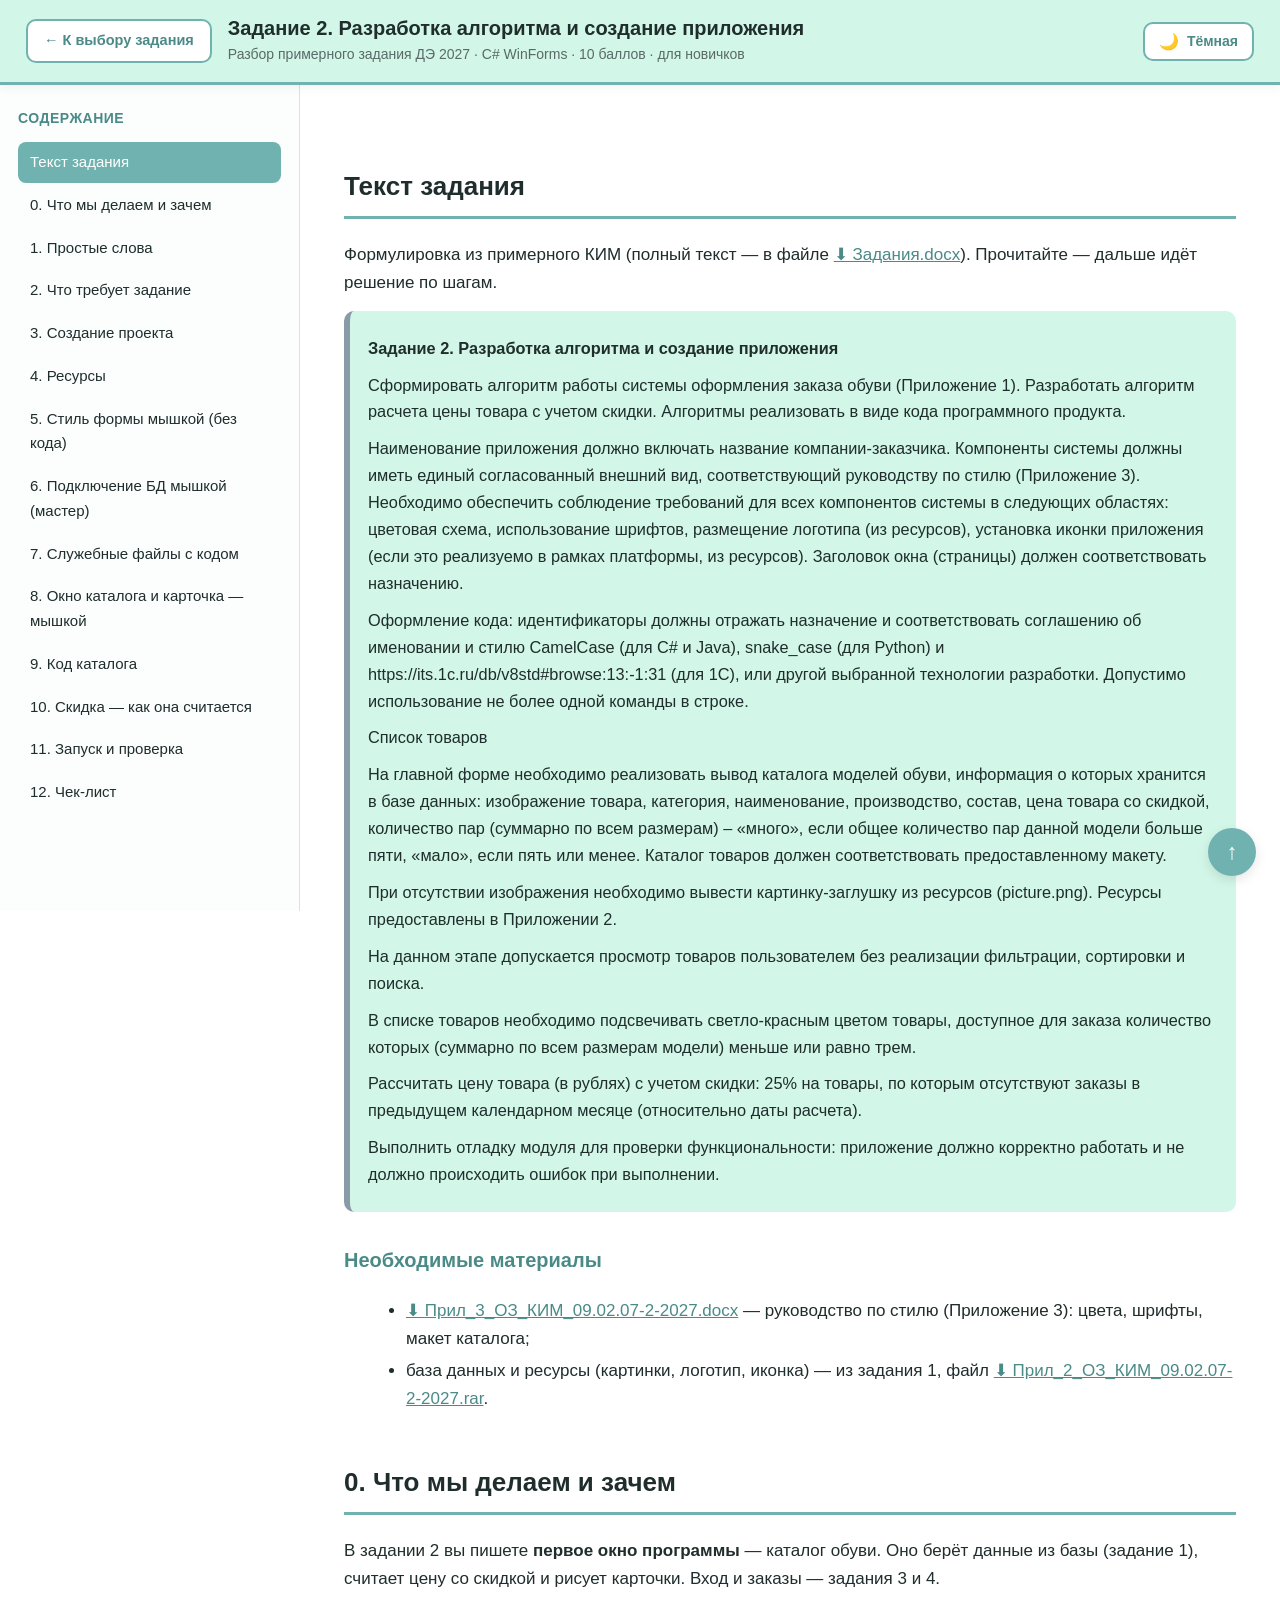
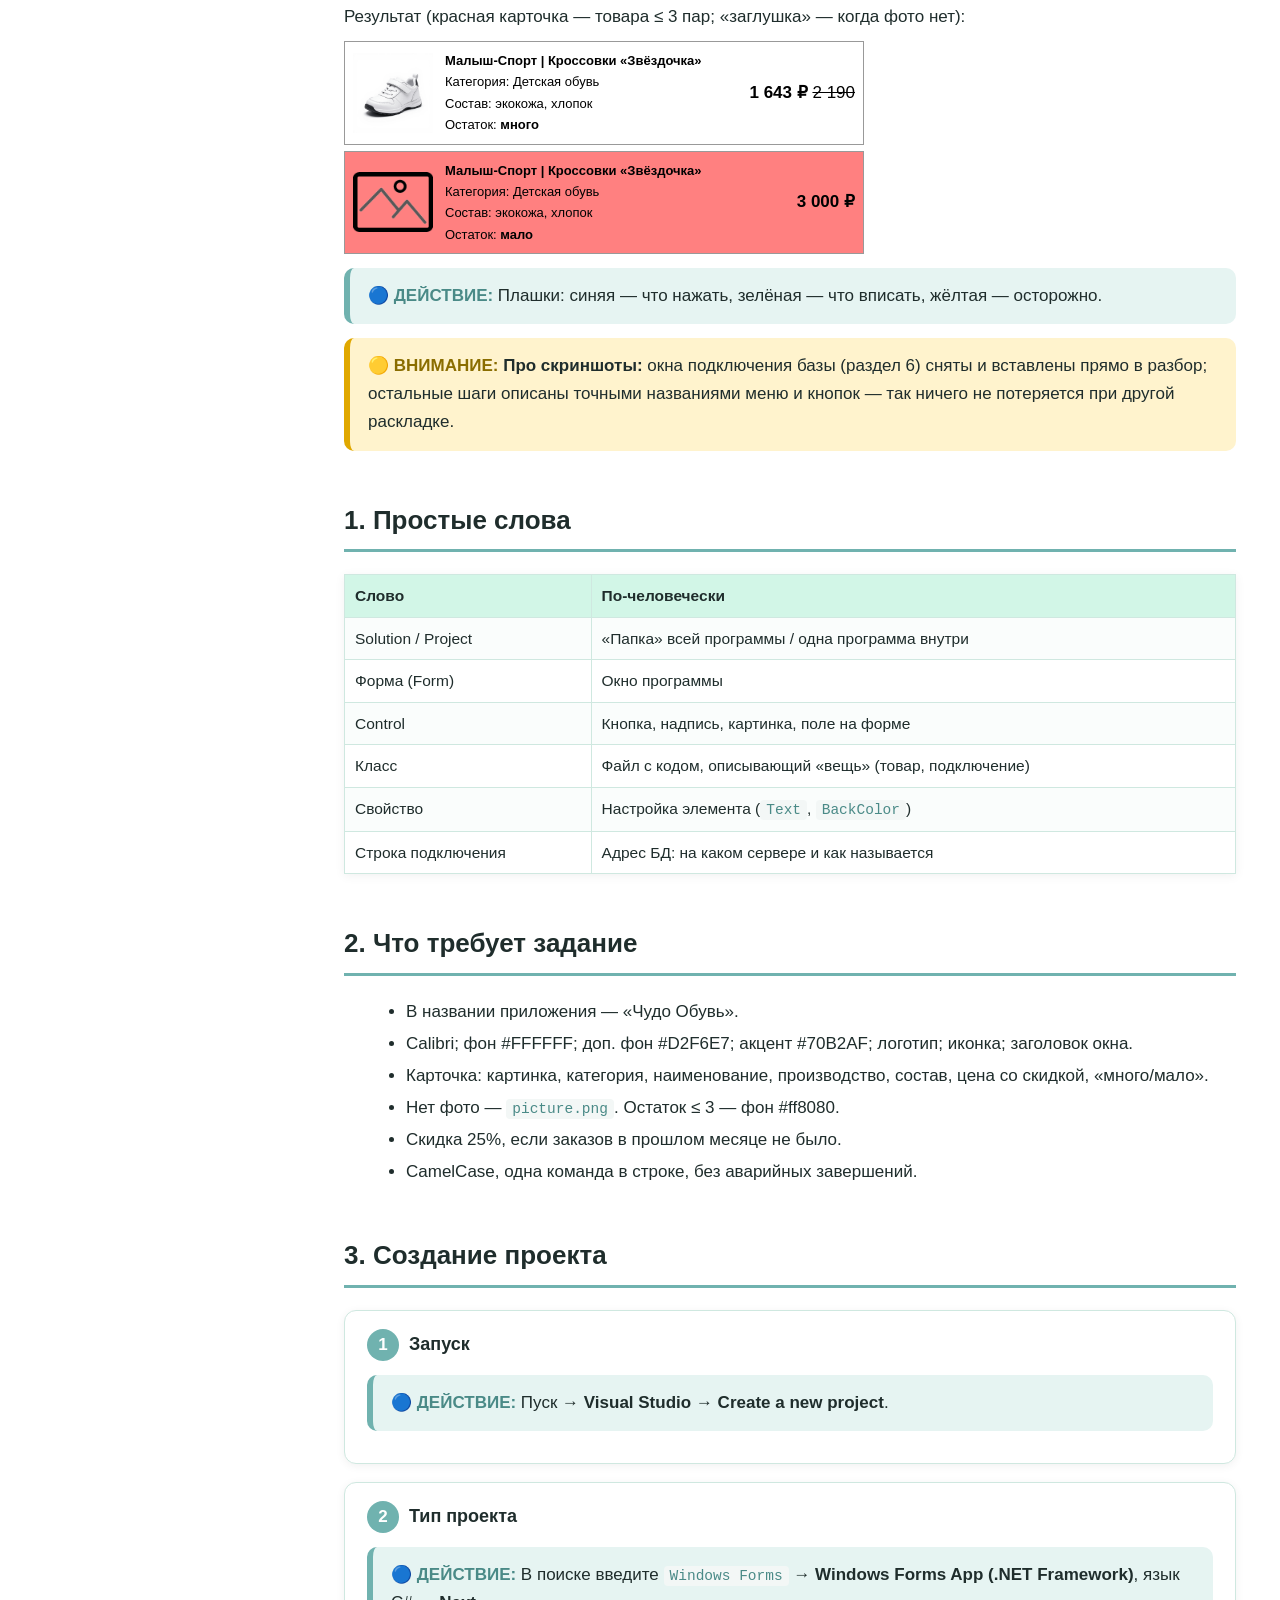
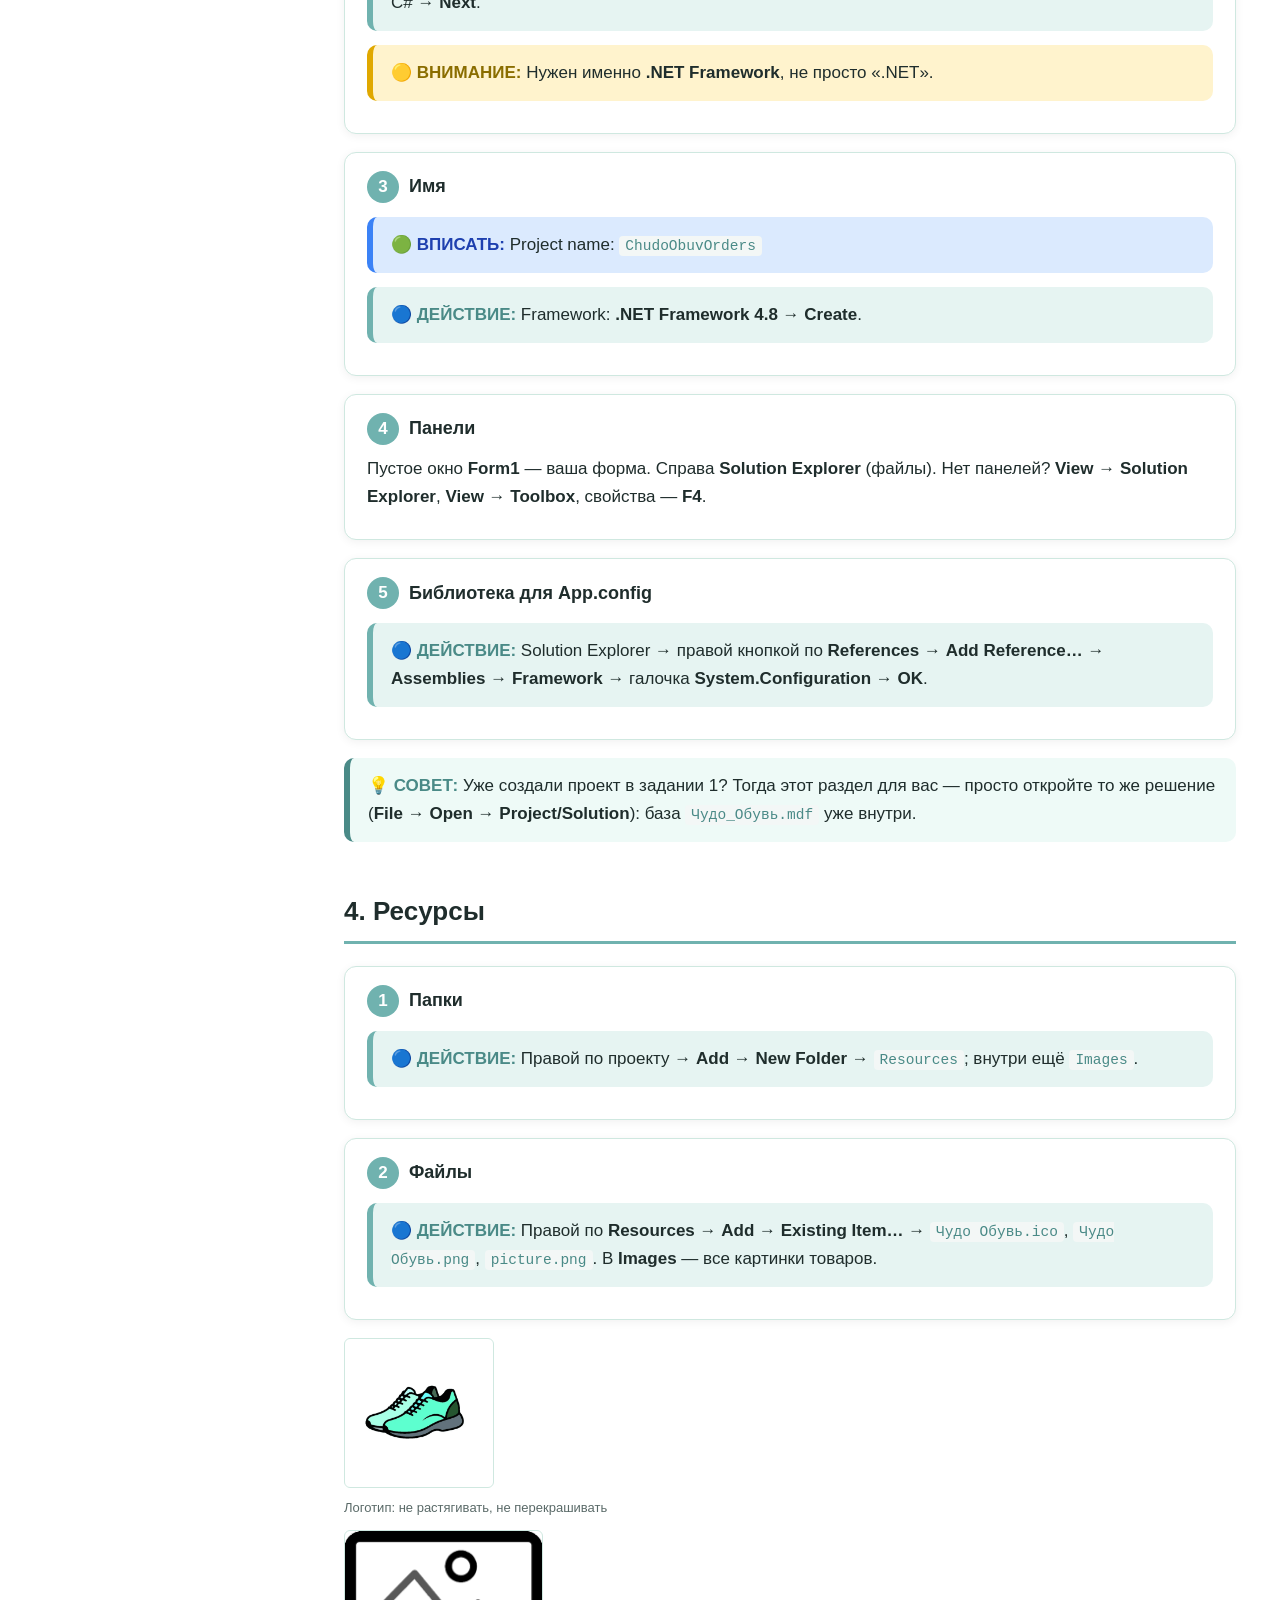
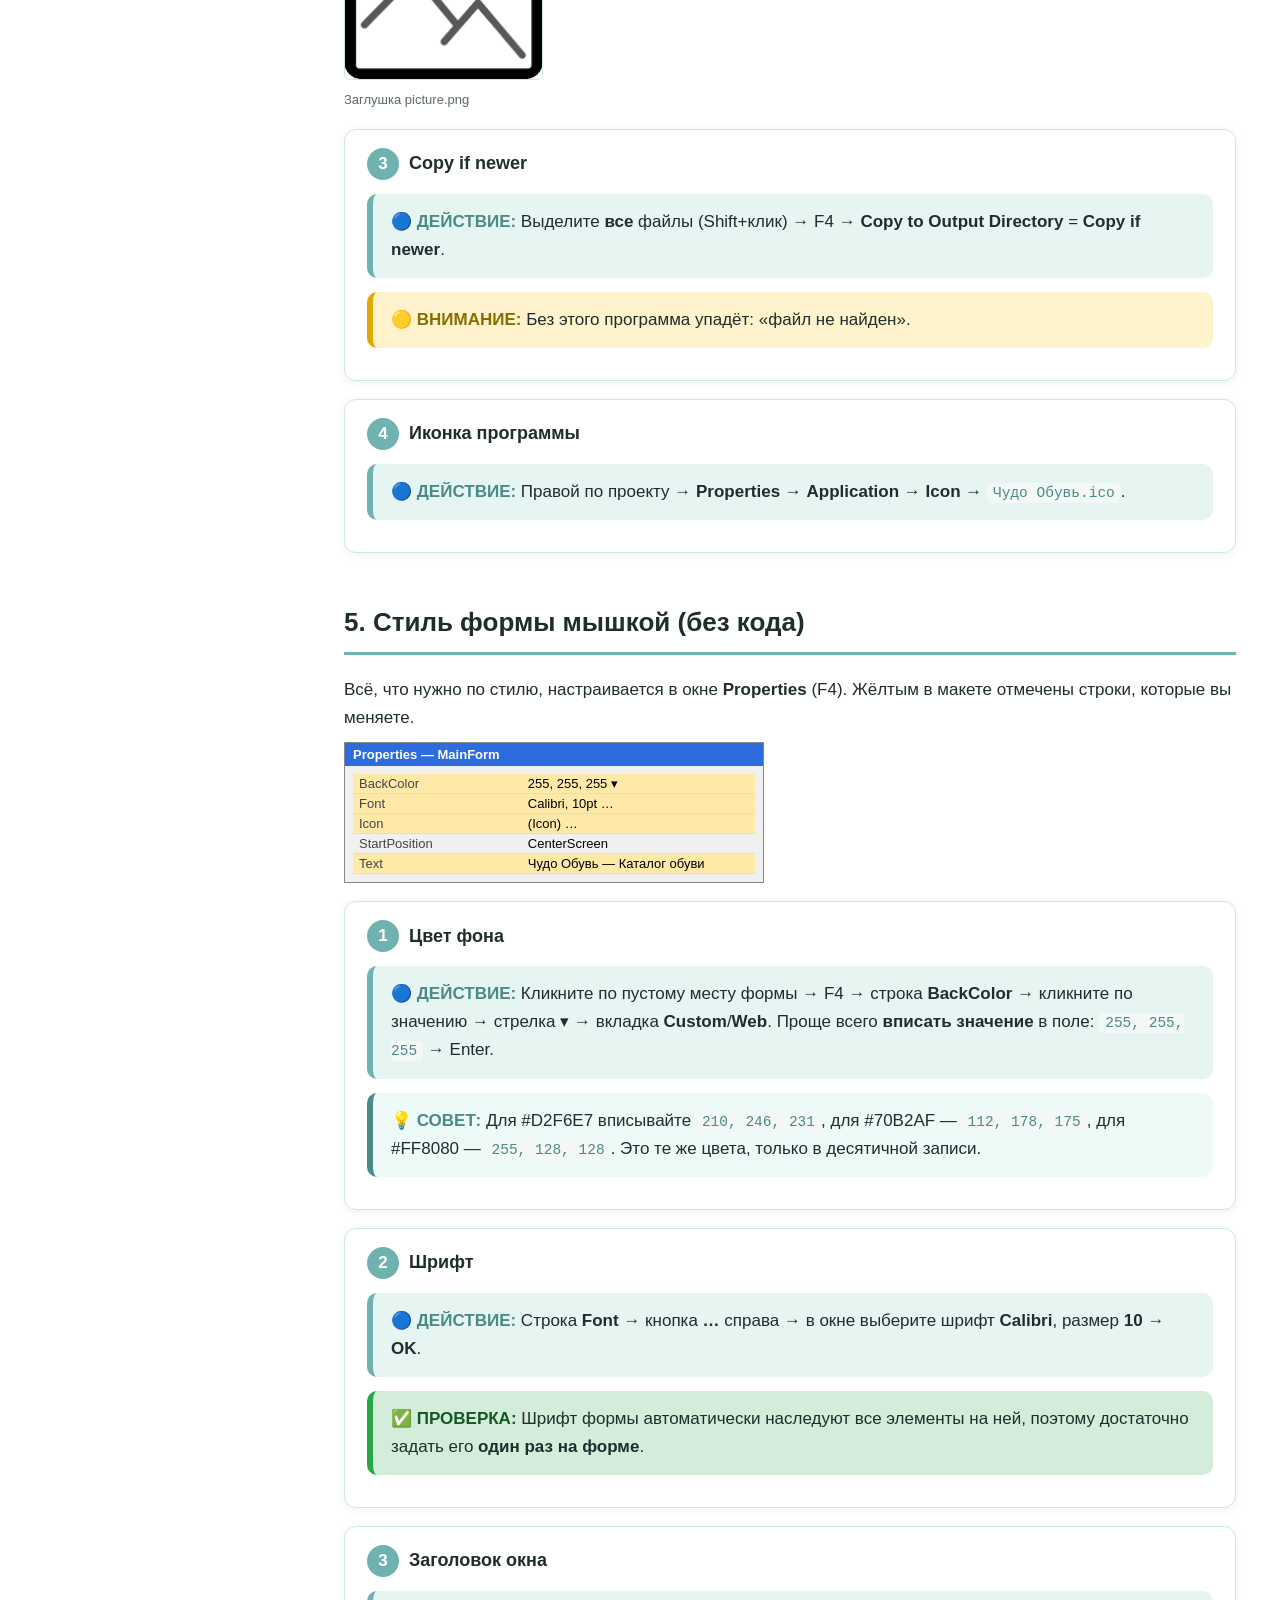
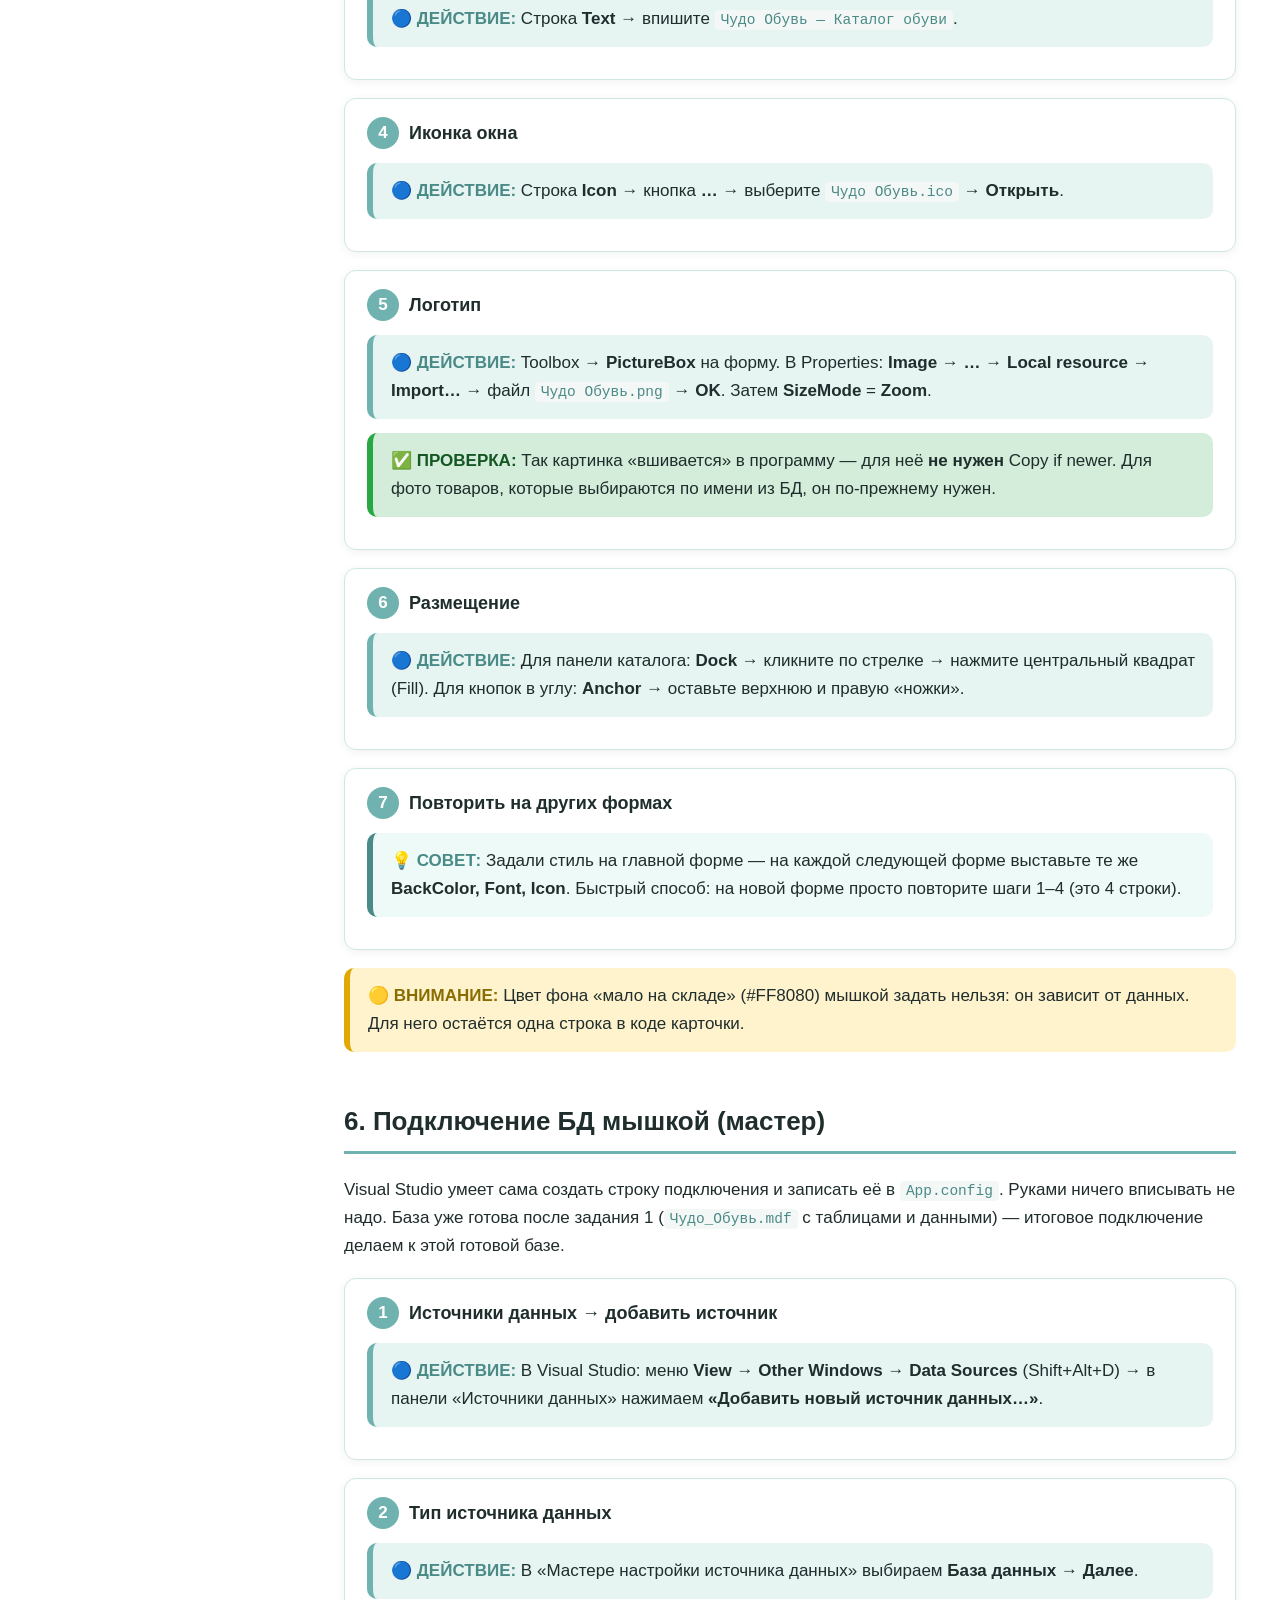
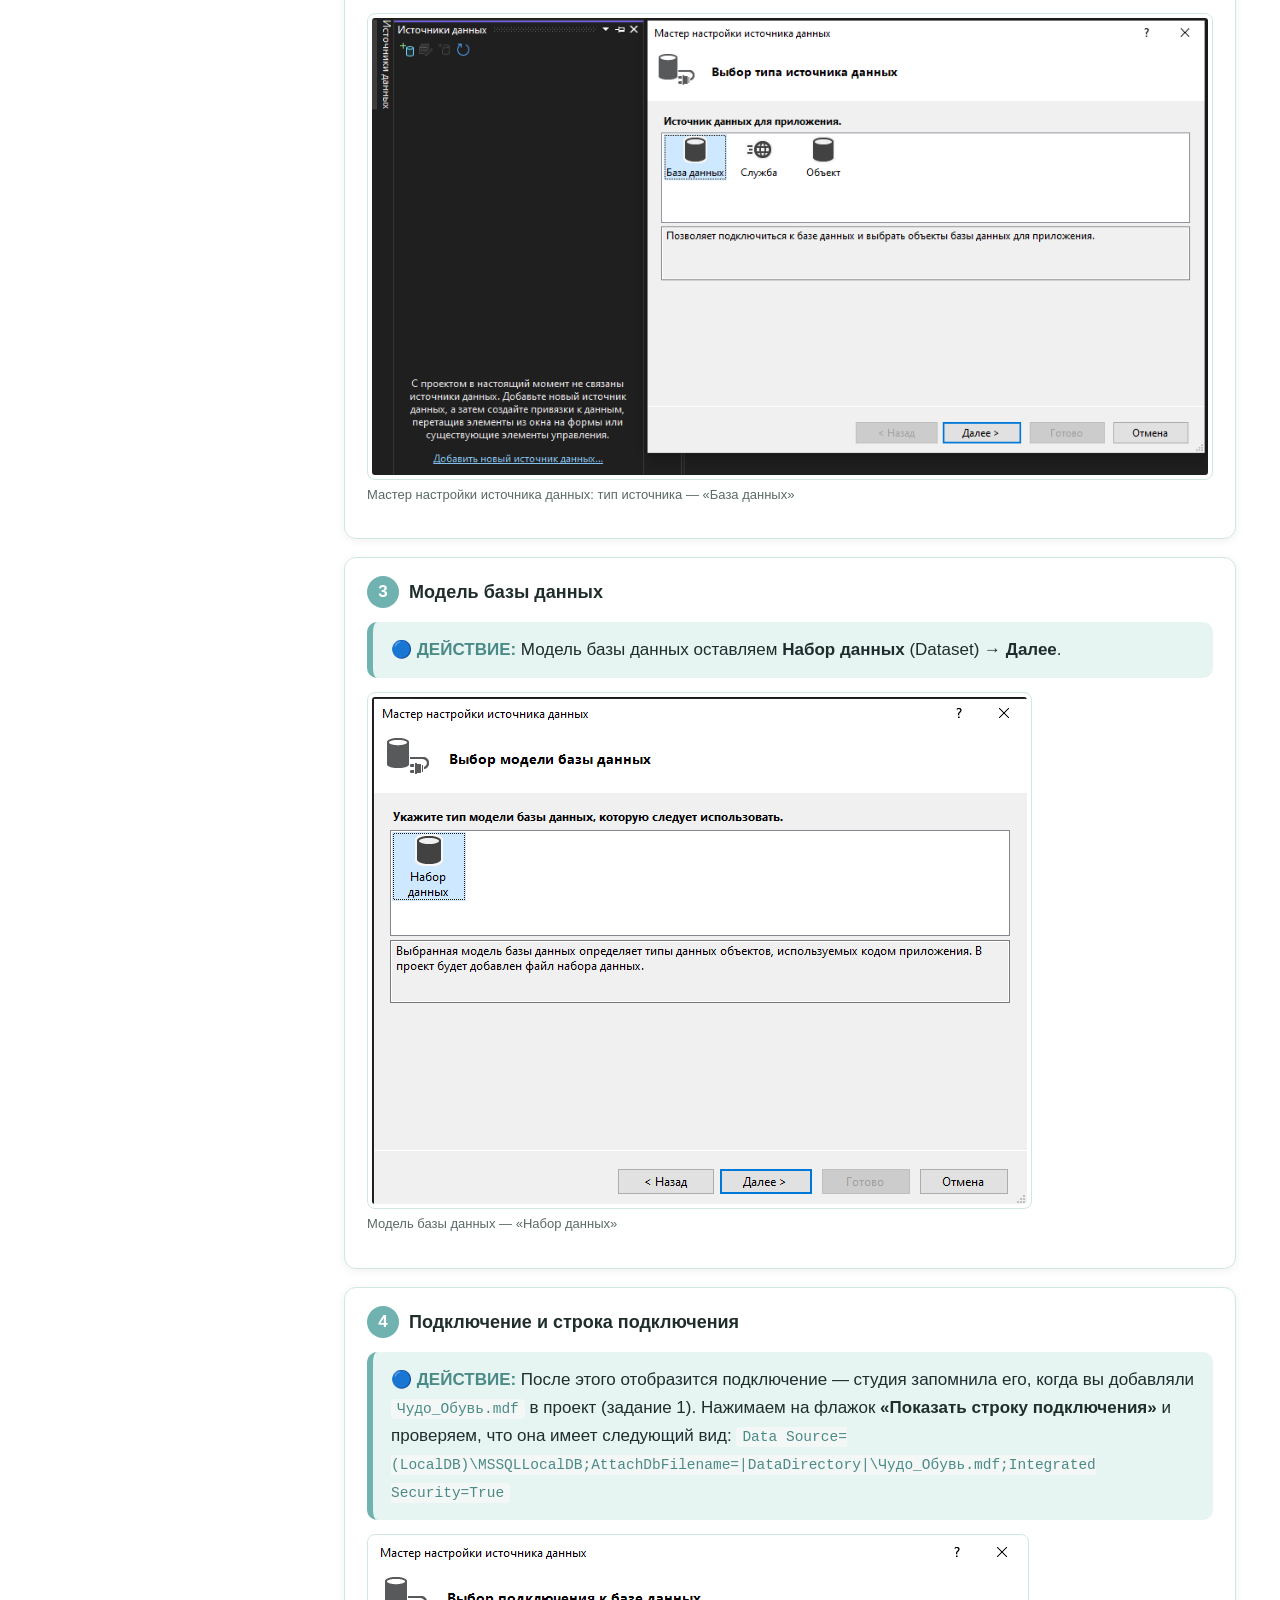
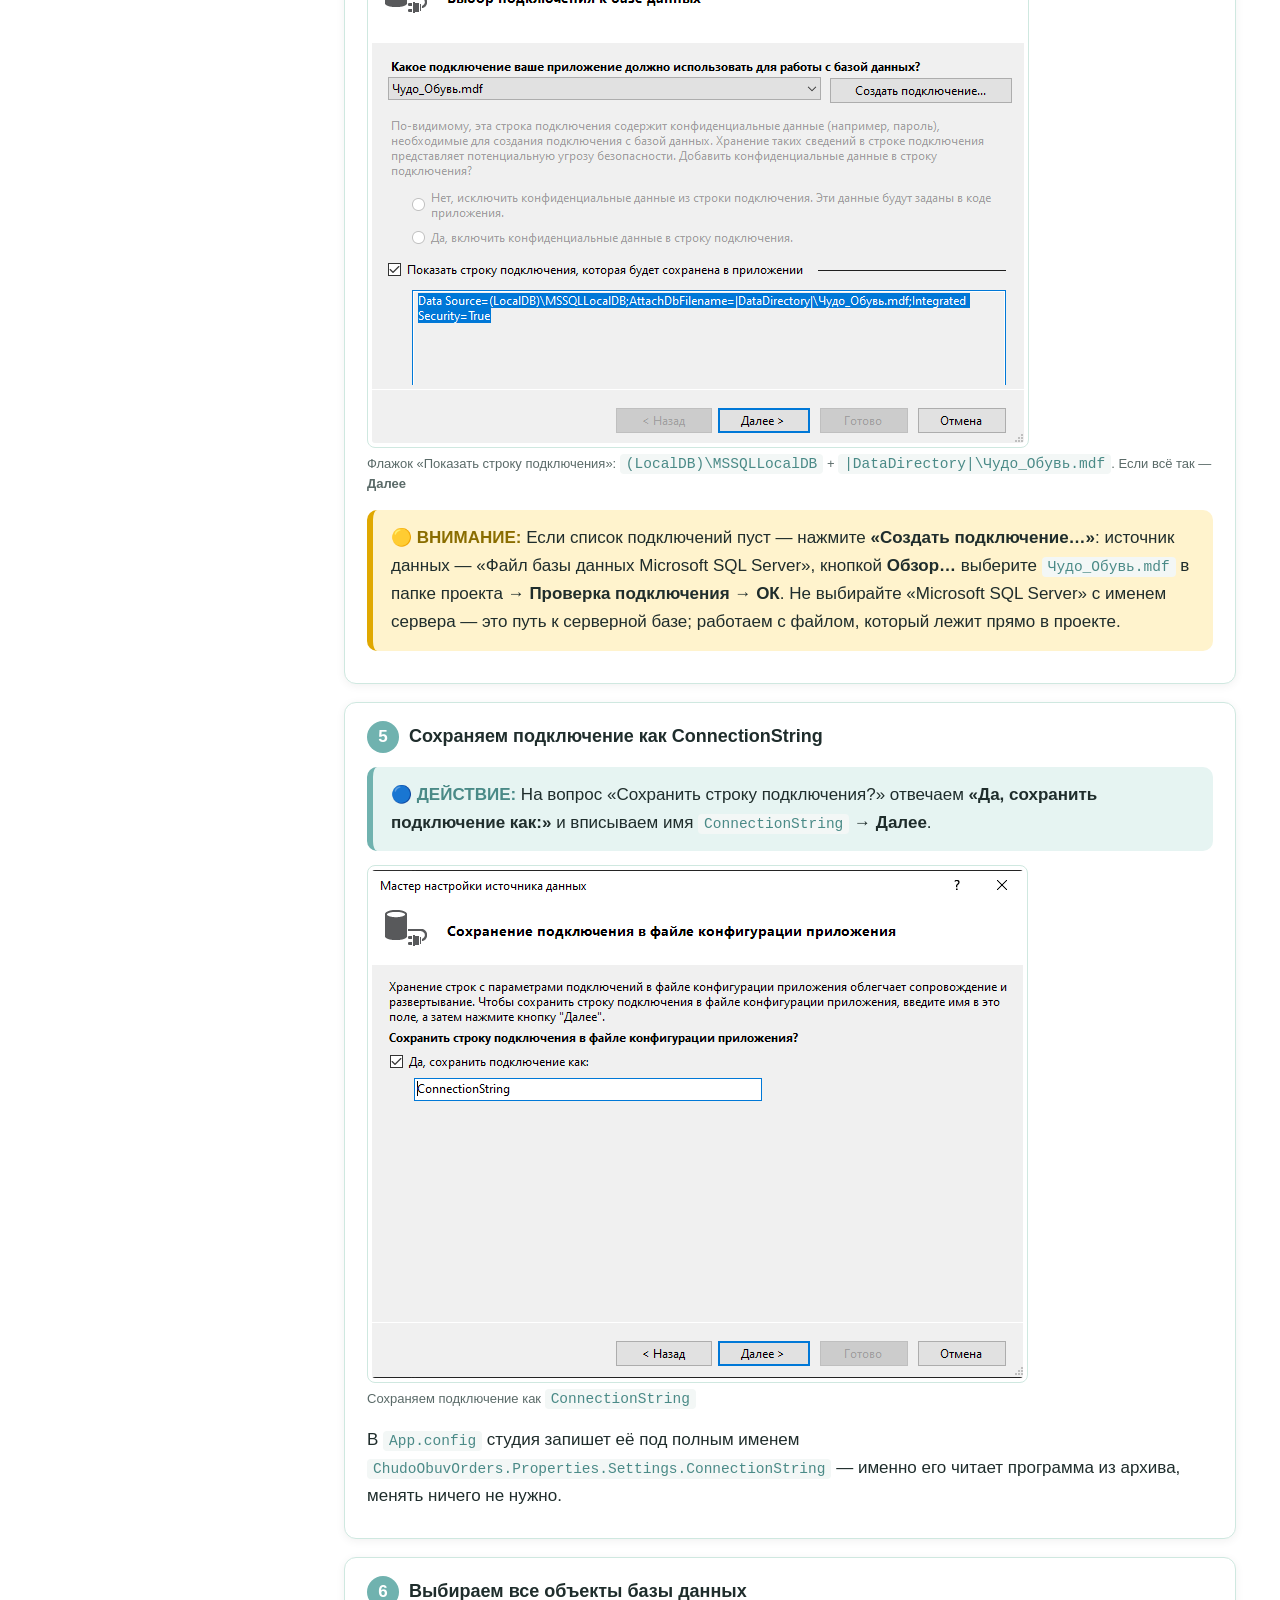
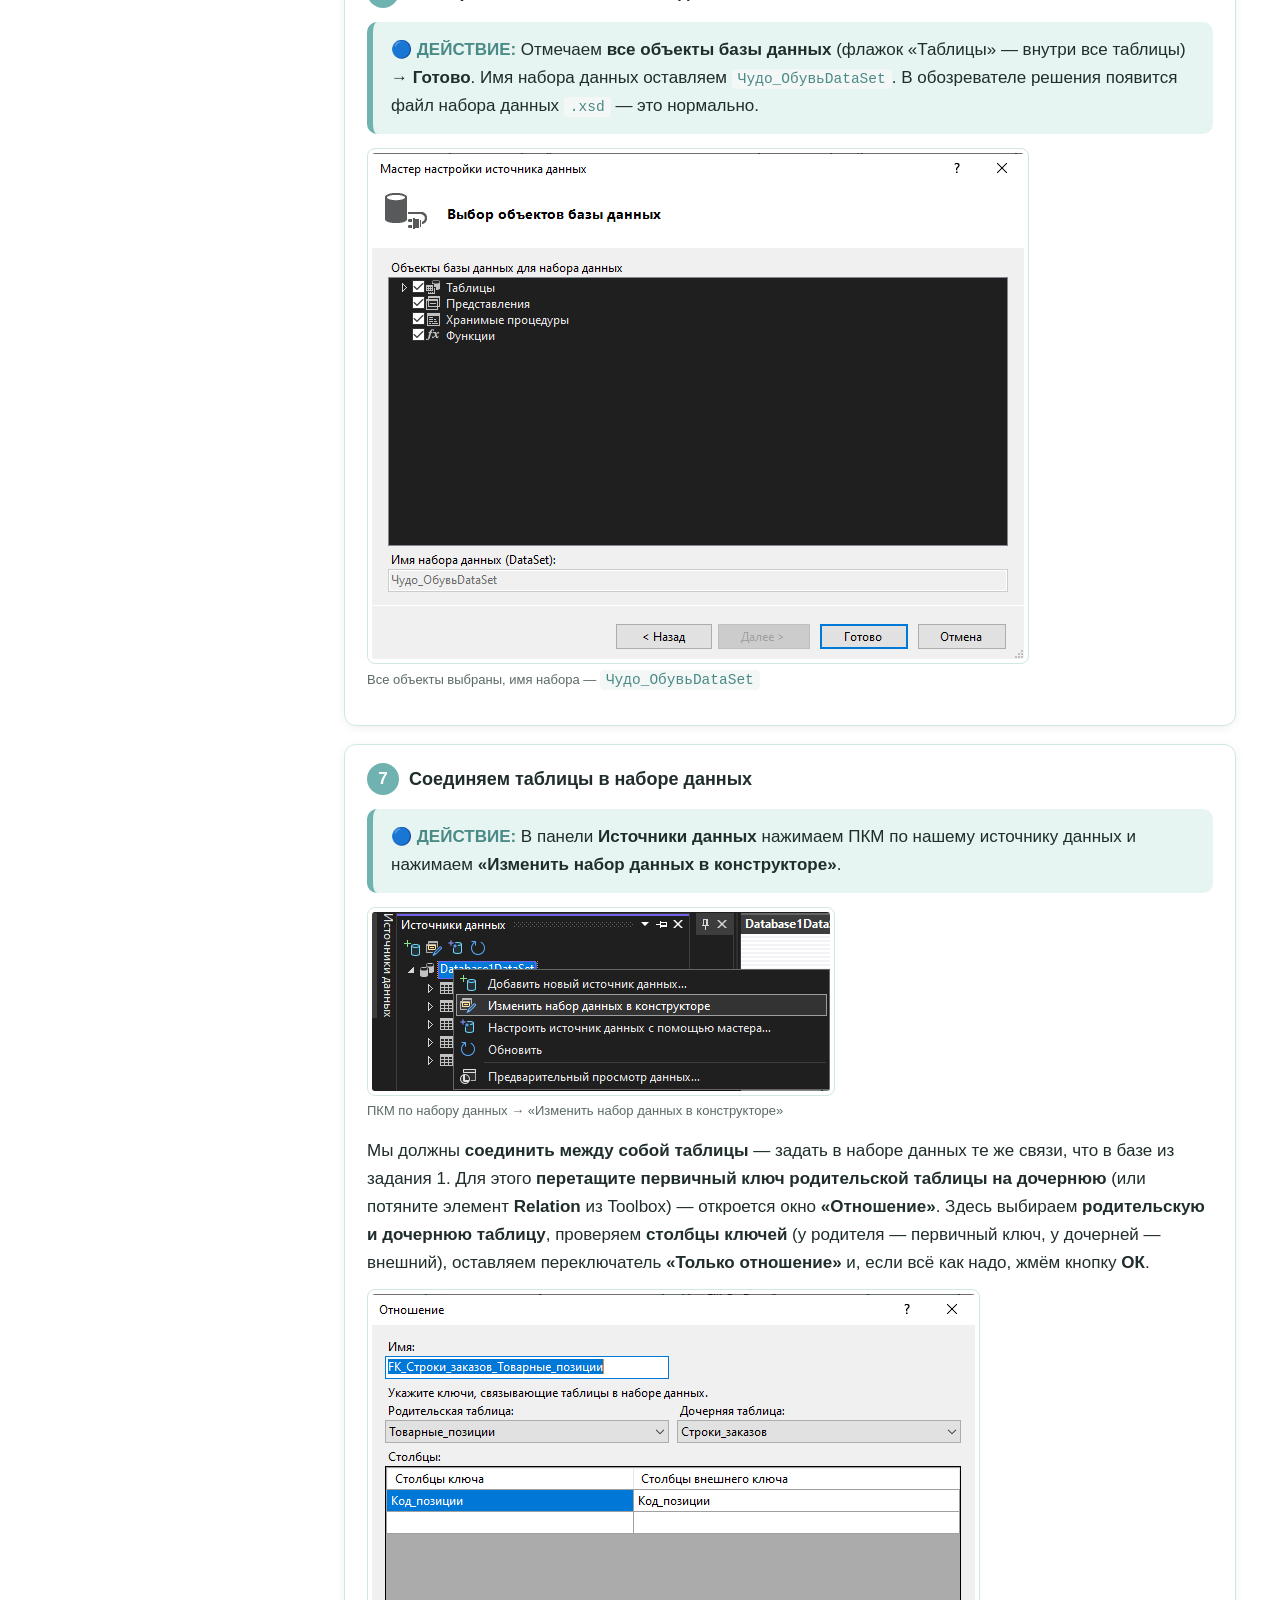
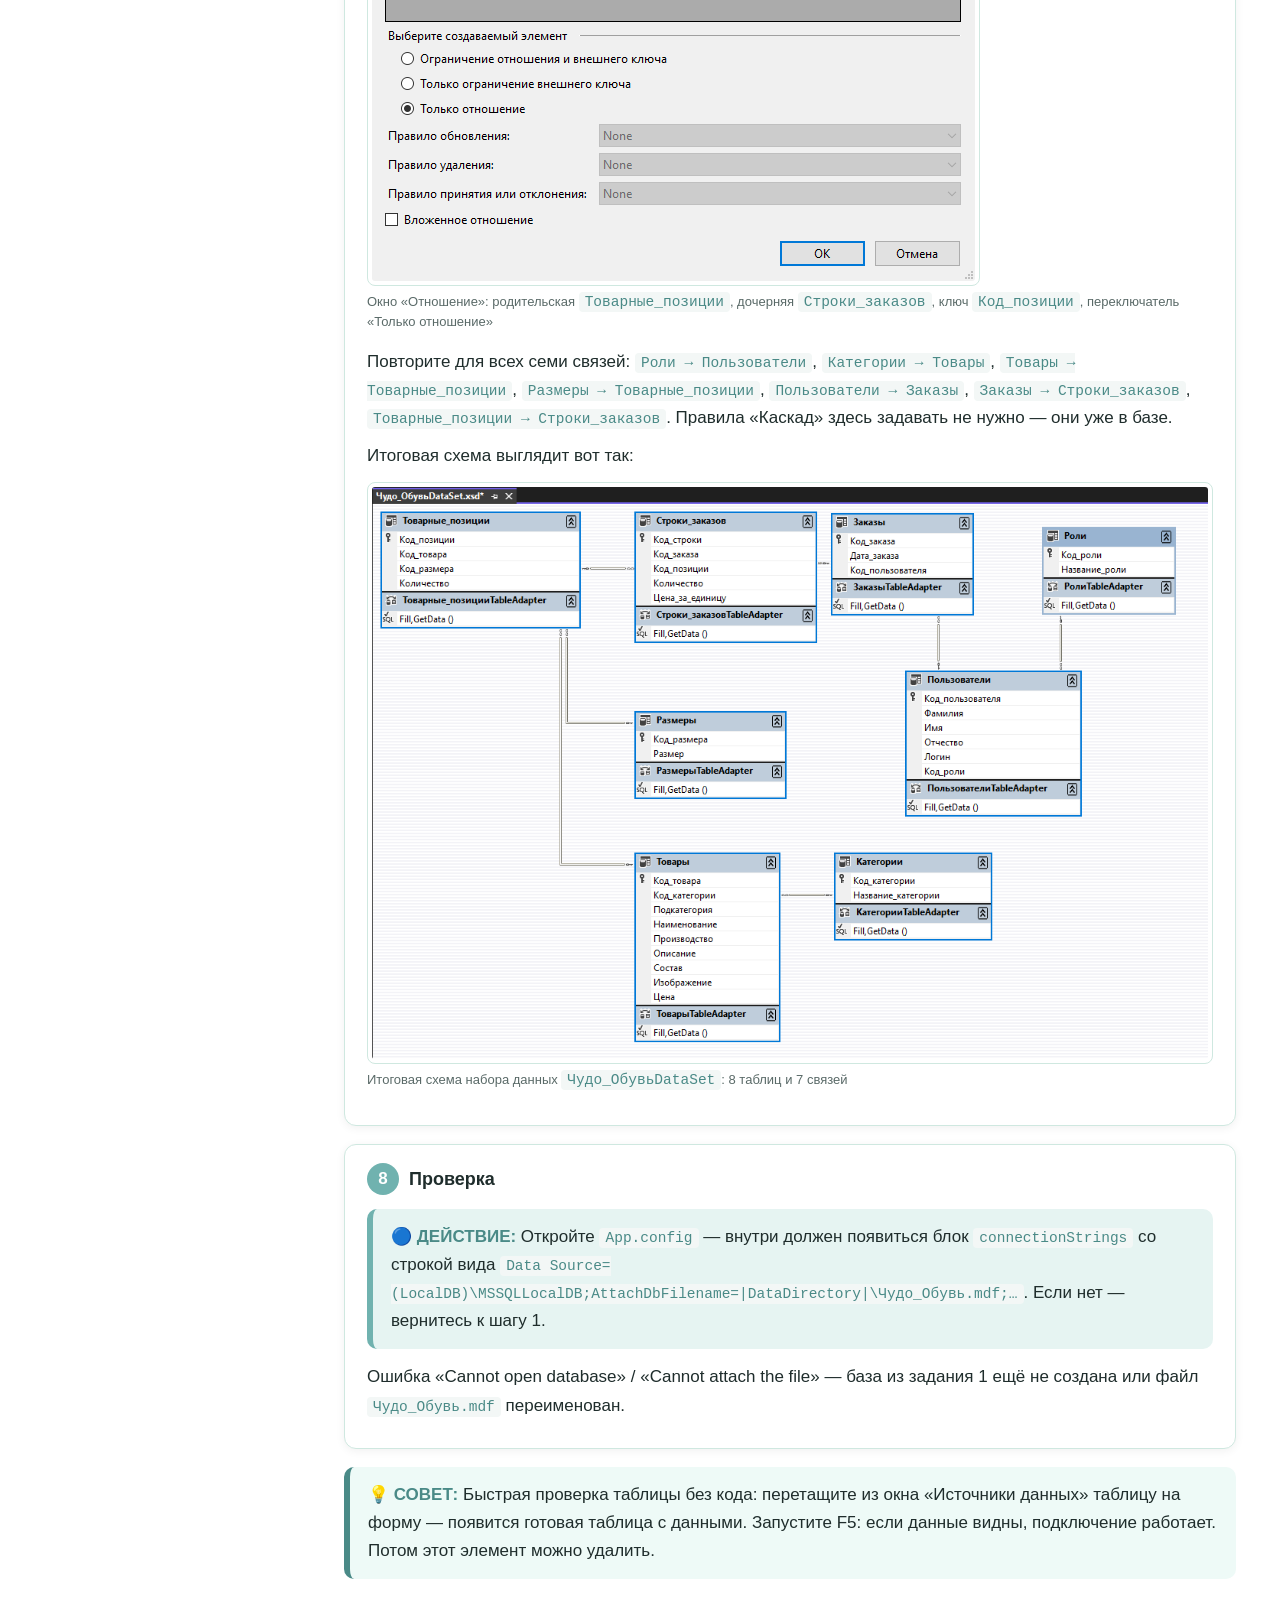
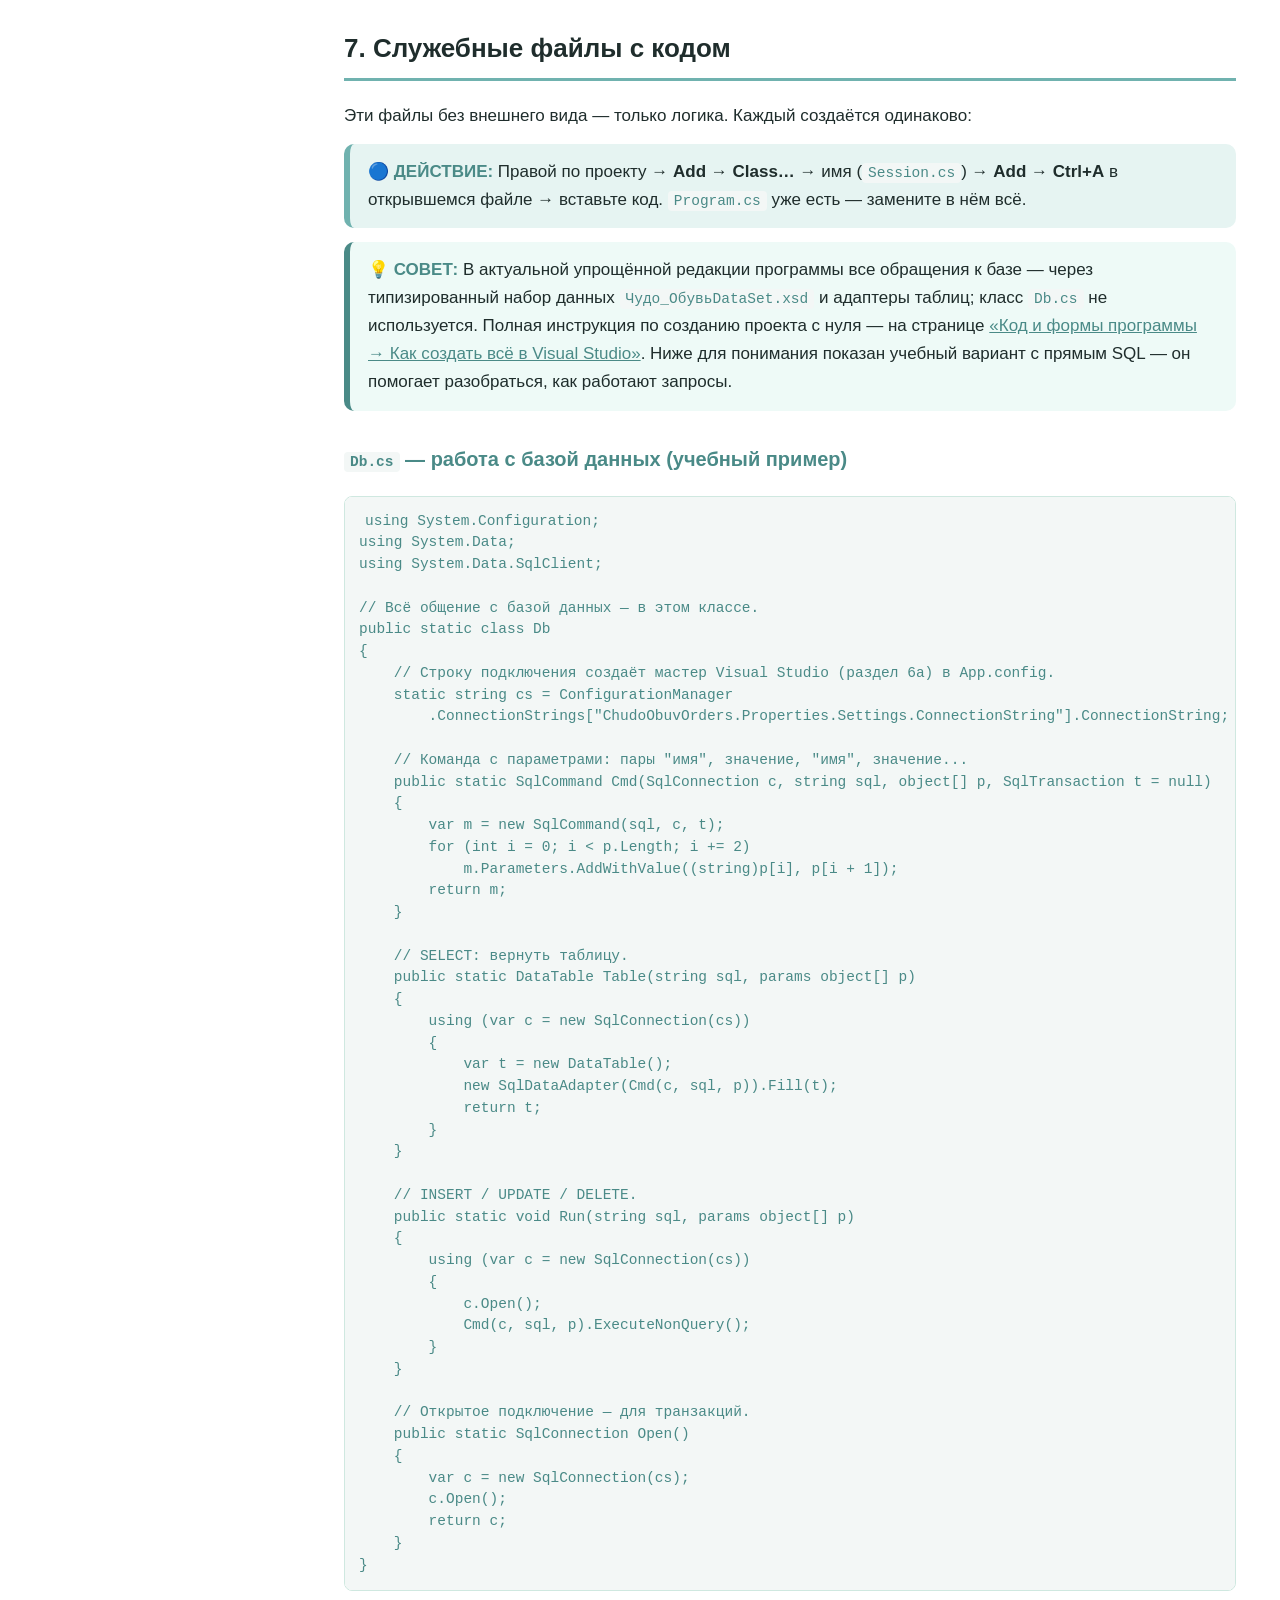
<file: tasks/task2.html>
<!DOCTYPE html>
<html lang="ru" data-theme="light"><head><meta charset="UTF-8"><meta name="viewport" content="width=device-width, initial-scale=1.0">
<title>Задание 2. Разработка алгоритма и создание приложения — Разбор ДЭ 2027</title><link rel="stylesheet" href="../style.css"></head><body>
<header class="top"><a href="../index.html" class="nav-back">← К выбору задания</a>
<div class="brand"><h1>Задание 2. Разработка алгоритма и создание приложения</h1><div class="sub">Разбор примерного задания ДЭ 2027 · C# WinForms · 10 баллов · для новичков</div></div>
<button class="theme-toggle" id="themeToggle" title="Переключить тему"><span class="theme-icon">🌙</span><span class="theme-label">Тёмная</span></button></header>
<div class="layout"><nav class="side"><h3>Содержание</h3><a href="#tztext">Текст задания</a><a href="#intro">0. Что мы делаем и зачем</a><a href="#terms">1. Простые слова</a><a href="#tz">2. Что требует задание</a><a href="#vs">3. Создание проекта</a><a href="#res">4. Ресурсы</a><a href="#gstyle">5. Стиль формы мышкой (без кода)</a><a href="#gdb">6. Подключение БД мышкой (мастер)</a><a href="#files">7. Служебные файлы с кодом</a><a href="#forms">8. Окно каталога и карточка — мышкой</a><a href="#logic">9. Код каталога</a><a href="#disc">10. Скидка — как она считается</a><a href="#run">11. Запуск и проверка</a><a href="#check">12. Чек-лист</a></nav><main><section id="tztext"><h2>Текст задания</h2>
<p>Формулировка из примерного КИМ (полный текст — в файле <a href="../downloads/Задания.docx">⬇ Задания.docx</a>). Прочитайте — дальше идёт решение по шагам.</p>
<div class="block tz">
<p><b>Задание 2. Разработка алгоритма и создание приложения</b></p>
<p>Сформировать алгоритм работы системы оформления заказа обуви (Приложение 1). Разработать алгоритм расчета цены товара с учетом скидки. Алгоритмы реализовать в виде кода программного продукта.</p>
<p>Наименование приложения должно включать название компании-заказчика. Компоненты системы должны иметь единый согласованный внешний вид, соответствующий руководству по стилю (Приложение 3). Необходимо обеспечить соблюдение требований для всех компонентов системы в следующих областях: цветовая схема, использование шрифтов, размещение логотипа (из ресурсов), установка иконки приложения (если это реализуемо в рамках платформы, из ресурсов). Заголовок окна (страницы) должен соответствовать назначению.</p>
<p>Оформление кода: идентификаторы должны отражать назначение и соответствовать соглашению об именовании и стилю CamelCase (для C# и Java), snake_case (для Python) и https://its.1c.ru/db/v8std#browse:13:-1:31 (для 1C), или другой выбранной технологии разработки. Допустимо использование не более одной команды в строке.</p>
<p>Список товаров</p>
<p>На главной форме необходимо реализовать вывод каталога моделей обуви, информация о которых хранится в базе данных: изображение товара, категория, наименование, производство, состав, цена товара со скидкой, количество пар (суммарно по всем размерам) – «много», если общее количество пар данной модели больше пяти, «мало», если пять или менее. Каталог товаров должен соответствовать предоставленному макету.</p>
<p>При отсутствии изображения необходимо вывести картинку-заглушку из ресурсов (picture.png). Ресурсы предоставлены в Приложении 2.</p>
<p>На данном этапе допускается просмотр товаров пользователем без реализации фильтрации, сортировки и поиска.</p>
<p>В списке товаров необходимо подсвечивать светло-красным цветом товары, доступное для заказа количество которых (суммарно по всем размерам модели) меньше или равно трем.</p>
<p>Рассчитать цену товара (в рублях) с учетом скидки: 25% на товары, по которым отсутствуют заказы в предыдущем календарном месяце (относительно даты расчета).</p>
<p>Выполнить отладку модуля для проверки функциональности: приложение должно корректно работать и не должно происходить ошибок при выполнении.</p>
</div>
<h3>Необходимые материалы</h3>
<ul>
<li><a href="../downloads/kim/Прил_3_ОЗ_КИМ_09.02.07-2-2027.docx">⬇ Прил_3_ОЗ_КИМ_09.02.07-2-2027.docx</a> — руководство по стилю (Приложение 3): цвета, шрифты, макет каталога;</li>
<li>база данных и ресурсы (картинки, логотип, иконка) — из задания 1, файл <a href="../downloads/kim/Прил_2_ОЗ_КИМ_09.02.07-2-2027.rar">⬇ Прил_2_ОЗ_КИМ_09.02.07-2-2027.rar</a>.</li>
</ul>
</section>

<section id="intro"><h2>0. Что мы делаем и зачем</h2><p>В задании 2 вы пишете <b>первое окно программы</b> — каталог обуви. Оно берёт данные из базы (задание 1), считает цену со скидкой и рисует карточки. Вход и заказы — задания 3 и 4.</p><p>Результат (красная карточка — товара ≤ 3 пар; «заглушка» — когда фото нет):</p><div style="display:flex;gap:12px;align-items:center;border:1px solid #999;padding:8px;max-width:520px;background:#fff;color:#000;font-family:Calibri,sans-serif"><img src="../img/p1.png" style="width:80px;height:80px;object-fit:contain"><div style="flex:1;font-size:13px"><b>Малыш-Спорт | Кроссовки «Звёздочка»</b><br>Категория: Детская обувь<br>Состав: экокожа, хлопок<br>Остаток: <b>много</b></div><b>1 643 ₽ <s style="font-weight:400">2 190</s></b></div><div style="height:6px"></div><div style="display:flex;gap:12px;align-items:center;border:1px solid #999;padding:8px;max-width:520px;background:#ff8080;color:#000;font-family:Calibri,sans-serif"><img src="../img/picture.png" style="width:80px;height:80px;object-fit:contain"><div style="flex:1;font-size:13px"><b>Малыш-Спорт | Кроссовки «Звёздочка»</b><br>Категория: Детская обувь<br>Состав: экокожа, хлопок<br>Остаток: <b>мало</b></div><b>3 000 ₽</b></div><div class="block action">Плашки: синяя — что нажать, зелёная — что вписать, жёлтая — осторожно.</div><div class="block warn"><b>Про скриншоты:</b> окна подключения базы (раздел 6) сняты и вставлены прямо в разбор; остальные шаги описаны точными названиями меню и кнопок — так ничего не потеряется при другой раскладке.</div></section><section id="terms"><h2>1. Простые слова</h2><table><tr><th>Слово</th><th>По-человечески</th></tr><tr><td>Solution / Project</td><td>«Папка» всей программы / одна программа внутри</td></tr><tr><td>Форма (Form)</td><td>Окно программы</td></tr><tr><td>Control</td><td>Кнопка, надпись, картинка, поле на форме</td></tr><tr><td>Класс</td><td>Файл с кодом, описывающий «вещь» (товар, подключение)</td></tr><tr><td>Свойство</td><td>Настройка элемента (<code>Text</code>, <code>BackColor</code>)</td></tr><tr><td>Строка подключения</td><td>Адрес БД: на каком сервере и как называется</td></tr></table></section><section id="tz"><h2>2. Что требует задание</h2><ul><li>В названии приложения — «Чудо Обувь».</li><li>Calibri; фон #FFFFFF; доп. фон #D2F6E7; акцент #70B2AF; логотип; иконка; заголовок окна.</li><li>Карточка: картинка, категория, наименование, производство, состав, цена со скидкой, «много/мало».</li><li>Нет фото — <code>picture.png</code>. Остаток ≤ 3 — фон #ff8080.</li><li>Скидка 25%, если заказов в прошлом месяце не было.</li><li>CamelCase, одна команда в строке, без аварийных завершений.</li></ul></section><section id="vs"><h2>3. Создание проекта</h2><div class="step"><span class="num">1</span><h4>Запуск</h4><div class="block action">Пуск → <b>Visual Studio</b> → <b>Create a new project</b>.</div></div><div class="step"><span class="num">2</span><h4>Тип проекта</h4><div class="block action">В поиске введите <code>Windows Forms</code> → <b>Windows Forms App (.NET Framework)</b>, язык C# → <b>Next</b>.</div><div class="block warn">Нужен именно <b>.NET Framework</b>, не просто «.NET».</div></div><div class="step"><span class="num">3</span><h4>Имя</h4><div class="block field">Project name: <code>ChudoObuvOrders</code></div><div class="block action">Framework: <b>.NET Framework 4.8</b> → <b>Create</b>.</div></div><div class="step"><span class="num">4</span><h4>Панели</h4><p>Пустое окно <b>Form1</b> — ваша форма. Справа <b>Solution Explorer</b> (файлы). Нет панелей? <b>View → Solution Explorer</b>, <b>View → Toolbox</b>, свойства — <b>F4</b>.</p></div><div class="step"><span class="num">5</span><h4>Библиотека для App.config</h4><div class="block action">Solution Explorer → правой кнопкой по <b>References</b> → <b>Add Reference…</b> → <b>Assemblies → Framework</b> → галочка <b>System.Configuration</b> → <b>OK</b>.</div></div><div class="block tip">Уже создали проект в задании 1? Тогда этот раздел для вас — просто откройте то же решение (<b>File → Open → Project/Solution</b>): база <code>Чудо_Обувь.mdf</code> уже внутри.</div></section><section id="res"><h2>4. Ресурсы</h2><div class="step"><span class="num">1</span><h4>Папки</h4><div class="block action">Правой по проекту → <b>Add → New Folder</b> → <code>Resources</code>; внутри ещё <code>Images</code>.</div></div><div class="step"><span class="num">2</span><h4>Файлы</h4><div class="block action">Правой по <b>Resources</b> → <b>Add → Existing Item…</b> → <code>Чудо Обувь.ico</code>, <code>Чудо Обувь.png</code>, <code>picture.png</code>. В <b>Images</b> — все картинки товаров.</div></div><figure style="margin:12px 0"><img src="../img/logo.png" style="max-height:150px;border:1px solid var(--border);border-radius:6px"><figcaption style="color:var(--muted);font-size:13px">Логотип: не растягивать, не перекрашивать</figcaption></figure><figure style="margin:12px 0"><img src="../img/picture.png" style="max-height:150px;border:1px solid var(--border);border-radius:6px"><figcaption style="color:var(--muted);font-size:13px">Заглушка picture.png</figcaption></figure><div class="step"><span class="num">3</span><h4>Copy if newer</h4><div class="block action">Выделите <b>все</b> файлы (Shift+клик) → F4 → <b>Copy to Output Directory</b> = <b>Copy if newer</b>.</div><div class="block warn">Без этого программа упадёт: «файл не найден».</div></div><div class="step"><span class="num">4</span><h4>Иконка программы</h4><div class="block action">Правой по проекту → <b>Properties</b> → <b>Application</b> → <b>Icon</b> → <code>Чудо Обувь.ico</code>.</div></div></section><section id="gstyle"><h2>5. Стиль формы мышкой (без кода)</h2><p>Всё, что нужно по стилю, настраивается в окне <b>Properties</b> (F4). Жёлтым в макете отмечены строки, которые вы меняете.</p><div style="border:1px solid #888;max-width:420px;margin:10px 0;background:#f0f0f0;color:#000;font:13px Segoe UI,Calibri,sans-serif"><div style="background:#2d6cdf;color:#fff;padding:4px 8px"><b>Properties — MainForm</b></div><div style="padding:8px"><div style="display:flex;border-bottom:1px solid #ddd;background:#ffe9a8;"><div style="width:42%;padding:2px 6px;color:#444">BackColor</div><div style="flex:1;padding:2px 6px">255, 255, 255 ▾</div></div><div style="display:flex;border-bottom:1px solid #ddd;background:#ffe9a8;"><div style="width:42%;padding:2px 6px;color:#444">Font</div><div style="flex:1;padding:2px 6px">Calibri, 10pt …</div></div><div style="display:flex;border-bottom:1px solid #ddd;background:#ffe9a8;"><div style="width:42%;padding:2px 6px;color:#444">Icon</div><div style="flex:1;padding:2px 6px">(Icon) …</div></div><div style="display:flex;border-bottom:1px solid #ddd;"><div style="width:42%;padding:2px 6px;color:#444">StartPosition</div><div style="flex:1;padding:2px 6px">CenterScreen</div></div><div style="display:flex;border-bottom:1px solid #ddd;background:#ffe9a8;"><div style="width:42%;padding:2px 6px;color:#444">Text</div><div style="flex:1;padding:2px 6px">Чудо Обувь — Каталог обуви</div></div></div></div><div class="step"><span class="num">1</span><h4>Цвет фона</h4><div class="block action">Кликните по пустому месту формы → F4 → строка <b>BackColor</b> → кликните по значению → стрелка ▾ → вкладка <b>Custom</b>/<b>Web</b>. Проще всего <b>вписать значение</b> в поле: <code>255, 255, 255</code> → Enter.</div><div class="block tip">Для #D2F6E7 вписывайте <code>210, 246, 231</code>, для #70B2AF — <code>112, 178, 175</code>, для #FF8080 — <code>255, 128, 128</code>. Это те же цвета, только в десятичной записи.</div></div><div class="step"><span class="num">2</span><h4>Шрифт</h4><div class="block action">Строка <b>Font</b> → кнопка <b>…</b> справа → в окне выберите шрифт <b>Calibri</b>, размер <b>10</b> → <b>OK</b>.</div><div class="block ok">Шрифт формы автоматически наследуют все элементы на ней, поэтому достаточно задать его <b>один раз на форме</b>.</div></div><div class="step"><span class="num">3</span><h4>Заголовок окна</h4><div class="block action">Строка <b>Text</b> → впишите <code>Чудо Обувь — Каталог обуви</code>.</div></div><div class="step"><span class="num">4</span><h4>Иконка окна</h4><div class="block action">Строка <b>Icon</b> → кнопка <b>…</b> → выберите <code>Чудо Обувь.ico</code> → <b>Открыть</b>.</div></div><div class="step"><span class="num">5</span><h4>Логотип</h4><div class="block action">Toolbox → <b>PictureBox</b> на форму. В Properties: <b>Image</b> → <b>…</b> → <b>Local resource</b> → <b>Import…</b> → файл <code>Чудо Обувь.png</code> → <b>OK</b>. Затем <b>SizeMode</b> = <b>Zoom</b>.</div><div class="block ok">Так картинка «вшивается» в программу — для неё <b>не нужен</b> Copy if newer. Для фото товаров, которые выбираются по имени из БД, он по-прежнему нужен.</div></div><div class="step"><span class="num">6</span><h4>Размещение</h4><div class="block action">Для панели каталога: <b>Dock</b> → кликните по стрелке → нажмите центральный квадрат (Fill). Для кнопок в углу: <b>Anchor</b> → оставьте верхнюю и правую «ножки».</div></div><div class="step"><span class="num">7</span><h4>Повторить на других формах</h4><div class="block tip">Задали стиль на главной форме — на каждой следующей форме выставьте те же <b>BackColor, Font, Icon</b>. Быстрый способ: на новой форме просто повторите шаги 1–4 (это 4 строки).</div></div><div class="block warn">Цвет фона «мало на складе» (#FF8080) мышкой задать нельзя: он зависит от данных. Для него остаётся одна строка в коде карточки.</div></section><section id="gdb"><h2>6. Подключение БД мышкой (мастер)</h2><p>Visual Studio умеет сама создать строку подключения и записать её в <code>App.config</code>. Руками ничего вписывать не надо. База уже готова после задания 1 (<code>Чудо_Обувь.mdf</code> с таблицами и данными) — итоговое подключение делаем к этой готовой базе.</p>
<div class="step"><span class="num">1</span><h4>Источники данных → добавить источник</h4><div class="block action">В Visual Studio: меню <b>View → Other Windows → Data Sources</b> (Shift+Alt+D) → в панели «Источники данных» нажимаем <b>«Добавить новый источник данных…»</b>.</div></div>
<div class="step"><span class="num">2</span><h4>Тип источника данных</h4><div class="block action">В «Мастере настройки источника данных» выбираем <b>База данных</b> → <b>Далее</b>.</div>
<figure class="shot"><img src="../img/ds1.png" alt="Мастер настройки источника данных: выбран пункт «База данных»"><figcaption>Мастер настройки источника данных: тип источника — «База данных»</figcaption></figure></div>
<div class="step"><span class="num">3</span><h4>Модель базы данных</h4><div class="block action">Модель базы данных оставляем <b>Набор данных</b> (Dataset) → <b>Далее</b>.</div>
<figure class="shot"><img src="../img/ds2.png" alt="Мастер настройки источника данных: модель «Набор данных»"><figcaption>Модель базы данных — «Набор данных»</figcaption></figure></div>
<div class="step"><span class="num">4</span><h4>Подключение и строка подключения</h4><div class="block action">После этого отобразится подключение — студия запомнила его, когда вы добавляли <code>Чудо_Обувь.mdf</code> в проект (задание 1). Нажимаем на флажок <b>«Показать строку подключения»</b> и проверяем, что она имеет следующий вид: <code>Data Source=(LocalDB)\MSSQLLocalDB;AttachDbFilename=|DataDirectory|\Чудо_Обувь.mdf;Integrated Security=True</code></div>
<figure class="shot"><img src="../img/ds3.png" alt="Мастер: подключение с показанной строкой подключения"><figcaption>Флажок «Показать строку подключения»: <code>(LocalDB)\MSSQLLocalDB</code> + <code>|DataDirectory|\Чудо_Обувь.mdf</code>. Если всё так — <b>Далее</b></figcaption></figure>
<div class="block warn">Если список подключений пуст — нажмите <b>«Создать подключение…»</b>: источник данных — «Файл базы данных Microsoft SQL Server», кнопкой <b>Обзор…</b> выберите <code>Чудо_Обувь.mdf</code> в папке проекта → <b>Проверка подключения</b> → <b>ОК</b>. Не выбирайте «Microsoft SQL Server» с именем сервера — это путь к серверной базе; работаем с файлом, который лежит прямо в проекте.</div></div>
<div class="step"><span class="num">5</span><h4>Сохраняем подключение как ConnectionString</h4><div class="block action">На вопрос «Сохранить строку подключения?» отвечаем <b>«Да, сохранить подключение как:»</b> и вписываем имя <code>ConnectionString</code> → <b>Далее</b>.</div>
<figure class="shot"><img src="../img/ds4.png" alt="Мастер: сохранить подключение как ConnectionString"><figcaption>Сохраняем подключение как <code>ConnectionString</code></figcaption></figure>
<p>В <code>App.config</code> студия запишет её под полным именем <code>ChudoObuvOrders.Properties.Settings.ConnectionString</code> — именно его читает программа из архива, менять ничего не нужно.</p></div>
<div class="step"><span class="num">6</span><h4>Выбираем все объекты базы данных</h4><div class="block action">Отмечаем <b>все объекты базы данных</b> (флажок «Таблицы» — внутри все таблицы) → <b>Готово</b>. Имя набора данных оставляем <code>Чудо_ОбувьDataSet</code>. В обозревателе решения появится файл набора данных <code>.xsd</code> — это нормально.</div>
<figure class="shot"><img src="../img/ds5.png" alt="Мастер: выбраны все объекты базы данных, имя набора Чудо_ОбувьDataSet"><figcaption>Все объекты выбраны, имя набора — <code>Чудо_ОбувьDataSet</code></figcaption></figure></div>
<div class="step"><span class="num">7</span><h4>Соединяем таблицы в наборе данных</h4><div class="block action">В панели <b>Источники данных</b> нажимаем ПКМ по нашему источнику данных и нажимаем <b>«Изменить набор данных в конструкторе»</b>.</div>
<figure class="shot"><img src="../img/ds6.png" alt="Источники данных: «Изменить набор данных в конструкторе»"><figcaption>ПКМ по набору данных → «Изменить набор данных в конструкторе»</figcaption></figure>
<p>Мы должны <b>соединить между собой таблицы</b> — задать в наборе данных те же связи, что в базе из задания 1. Для этого <b>перетащите первичный ключ родительской таблицы на дочернюю</b> (или потяните элемент <b>Relation</b> из Toolbox) — откроется окно <b>«Отношение»</b>. Здесь выбираем <b>родительскую и дочернюю таблицу</b>, проверяем <b>столбцы ключей</b> (у родителя — первичный ключ, у дочерней — внешний), оставляем переключатель <b>«Только отношение»</b> и, если всё как надо, жмём кнопку <b>ОК</b>.</p>
<figure class="shot"><img src="../img/ds7.png" alt="Окно «Отношение»: родительская таблица Товарные_позиции, дочерняя Строки_заказов, ключ Код_позиции"><figcaption>Окно «Отношение»: родительская <code>Товарные_позиции</code>, дочерняя <code>Строки_заказов</code>, ключ <code>Код_позиции</code>, переключатель «Только отношение»</figcaption></figure>
<p>Повторите для всех семи связей: <code>Роли → Пользователи</code>, <code>Категории → Товары</code>, <code>Товары → Товарные_позиции</code>, <code>Размеры → Товарные_позиции</code>, <code>Пользователи → Заказы</code>, <code>Заказы → Строки_заказов</code>, <code>Товарные_позиции → Строки_заказов</code>. Правила «Каскад» здесь задавать не нужно — они уже в базе.</p>
<p>Итоговая схема выглядит вот так:</p>
<figure class="shot"><img src="../img/ds8.png" alt="Итоговая схема набора данных: 8 таблиц и 7 связей"><figcaption>Итоговая схема набора данных <code>Чудо_ОбувьDataSet</code>: 8 таблиц и 7 связей</figcaption></figure></div>
<div class="step"><span class="num">8</span><h4>Проверка</h4><div class="block action">Откройте <code>App.config</code> — внутри должен появиться блок <code>connectionStrings</code> со строкой вида <code>Data Source=(LocalDB)\MSSQLLocalDB;AttachDbFilename=|DataDirectory|\Чудо_Обувь.mdf;…</code>. Если нет — вернитесь к шагу 1.</div><p>Ошибка «Cannot open database» / «Cannot attach the file» — база из задания 1 ещё не создана или файл <code>Чудо_Обувь.mdf</code> переименован.</p></div>
<div class="block tip">Быстрая проверка таблицы без кода: перетащите из окна «Источники данных» таблицу на форму — появится готовая таблица с данными. Запустите F5: если данные видны, подключение работает. Потом этот элемент можно удалить.</div></section><section id="files"><h2>7. Служебные файлы с кодом</h2><p>Эти файлы без внешнего вида — только логика. Каждый создаётся одинаково:</p><div class="block action">Правой по проекту → <b>Add → Class…</b> → имя (<code>Session.cs</code>) → <b>Add</b> → <b>Ctrl+A</b> в открывшемся файле → вставьте код. <code>Program.cs</code> уже есть — замените в нём всё.</div><div class="block tip">В актуальной упрощённой редакции программы все обращения к базе — через типизированный набор данных <code>Чудо_ОбувьDataSet.xsd</code> и адаптеры таблиц; класс <code>Db.cs</code> не используется. Полная инструкция по созданию проекта с нуля — на странице <a href="../code.html#start">«Код и формы программы → Как создать всё в Visual Studio»</a>. Ниже для понимания показан учебный вариант с прямым SQL — он помогает разобраться, как работают запросы.</div><h3><code>Db.cs</code> — работа с базой данных (учебный пример)</h3><pre><code>using System.Configuration;
using System.Data;
using System.Data.SqlClient;

// Всё общение с базой данных — в этом классе.
public static class Db
{
    // Строку подключения создаёт мастер Visual Studio (раздел 6а) в App.config.
    static string cs = ConfigurationManager
        .ConnectionStrings[&quot;ChudoObuvOrders.Properties.Settings.ConnectionString&quot;].ConnectionString;

    // Команда с параметрами: пары &quot;имя&quot;, значение, &quot;имя&quot;, значение...
    public static SqlCommand Cmd(SqlConnection c, string sql, object[] p, SqlTransaction t = null)
    {
        var m = new SqlCommand(sql, c, t);
        for (int i = 0; i &lt; p.Length; i += 2)
            m.Parameters.AddWithValue((string)p[i], p[i + 1]);
        return m;
    }

    // SELECT: вернуть таблицу.
    public static DataTable Table(string sql, params object[] p)
    {
        using (var c = new SqlConnection(cs))
        {
            var t = new DataTable();
            new SqlDataAdapter(Cmd(c, sql, p)).Fill(t);
            return t;
        }
    }

    // INSERT / UPDATE / DELETE.
    public static void Run(string sql, params object[] p)
    {
        using (var c = new SqlConnection(cs))
        {
            c.Open();
            Cmd(c, sql, p).ExecuteNonQuery();
        }
    }

    // Открытое подключение — для транзакций.
    public static SqlConnection Open()
    {
        var c = new SqlConnection(cs);
        c.Open();
        return c;
    }
}
</code></pre><h3><code>Session.cs</code> — кто вошёл и корзина</h3><pre><code>using System.ComponentModel;

// Одна строка корзины.
public class CartLine
{
    public int StockItemId { get; set; }
    public string Name { get; set; }
    public decimal Size { get; set; }
    public int Qty { get; set; }
    public decimal Price { get; set; }
}

// Кто сейчас вошёл и что лежит в корзине.
public static class Session
{
    public static int UserId;
    public static string FullName = &quot;&quot;;
    public static string Role = &quot;&quot;;
    public static bool LoggedOut;
    public static BindingList&lt;CartLine&gt; Cart = new BindingList&lt;CartLine&gt;();

    public static bool IsAuth { get { return UserId &gt; 0; } }
    public static bool IsAdmin { get { return Role.StartsWith(&quot;Админ&quot;); } }
    public static bool IsStaff { get { return IsAdmin || Role.StartsWith(&quot;Менед&quot;); } }

    public static void Clear()
    {
        UserId = 0; FullName = &quot;&quot;; Role = &quot;&quot;;
        Cart.Clear();
    }
}
</code></pre><h3><code>Program.cs</code> — запуск: вход → каталог</h3><pre><code>using System;
using System.Windows.Forms;

static class Program
{
    [STAThread]
    static void Main()
    {
        Application.EnableVisualStyles();
        while (true)
        {
            // 1) окно входа; закрыли крестиком — выходим
            using (var login = new LoginForm())
                if (login.ShowDialog() != DialogResult.OK) break;
            // 2) главное окно; если нажали «Выйти» — снова вход
            Session.LoggedOut = false;
            using (var main = new MainForm())
                main.ShowDialog();
            if (!Session.LoggedOut) break;
        }
    }
}
</code></pre><div class="block warn">Файл <code>Form1.cs</code>, созданный студией, удалите: Solution Explorer → правой по нему → <b>Delete</b>.</div></section><section id="forms"><h2>8. Окно каталога и карточка — мышкой</h2><p>Сначала создайте карточку (<code>ProductCard</code>), потом окно (<code>MainForm</code>) — тогда карточка появится в Toolbox.</p><h3>Карточка товара (User Control) <code>ProductCard</code></h3><div class="block action">Правой по проекту → <b>Add → User Control (Windows Forms)</b> → имя <code>ProductCard</code> → <b>Add</b>. Щёлкните по пустому месту контрола → <b>F4</b>:</div><table><tr><th>Свойство формы</th><th>Значение</th></tr><tr><td>ClientSize</td><td>880, 90</td></tr><tr><td>Font</td><td>Calibri, 10pt (кнопка …)</td></tr></table><p>Теперь из <b>Toolbox</b> перетаскивайте элементы и в <b>Properties (F4)</b> меняйте перечисленные строки. Положение и размер можно просто задать мышью — цифры ориентировочные.</p><table><tr><th>№</th><th>Элемент Toolbox</th><th>(Name)</th><th>Что поменять в Properties</th></tr><tr><td>1</td><td>Panel</td><td><code>pnlRoot</code></td><td><b>Dock</b> = Fill · <b>BorderStyle</b> = FixedSingle · <b>Cursor</b> = Hand · <b>BackColor</b> = 255, 255, 255</td></tr><tr><td>2</td><td>PictureBox</td><td><code>picImage</code></td><td><i>(перетащить внутрь pnlRoot)</i> <b>Location</b> = 5, 5 · <b>Size</b> = 80, 78 · <b>SizeMode</b> = Zoom</td></tr><tr><td>3</td><td>Label</td><td><code>lblInfo</code></td><td><i>(перетащить внутрь pnlRoot)</i> <b>Location</b> = 95, 8 · <b>Size</b> = 660, 75</td></tr><tr><td>4</td><td>Label</td><td><code>lblPrice</code></td><td><i>(перетащить внутрь pnlRoot)</i> <b>Location</b> = 760, 8 · <b>Size</b> = 110, 75</td></tr></table><p><b>События</b> (в Properties нажмите ⚡, найдите событие и <b>дважды щёлкните</b> справа от него — студия создаст метод и откроет код; для кнопок достаточно двойного щелчка по самой кнопке):</p><table><tr><th>Элемент</th><th>Событие</th><th>Метод</th></tr><tr><td><code>pnlRoot</code></td><td>Click</td><td><code>Card_Click</code></td></tr><tr><td><code>picImage</code></td><td>Click</td><td><code>Card_Click</code></td></tr><tr><td><code>lblInfo</code></td><td>Click</td><td><code>Card_Click</code></td></tr><tr><td><code>lblPrice</code></td><td>Click</td><td><code>Card_Click</code></td></tr></table><div class="block tip">У четырёх элементов один метод <code>Card_Click</code>: создайте его у первого, а у остальных в списке справа от события <b>Click</b> выберите уже готовый <code>Card_Click</code>.</div><h3>Главное окно — каталог <code>MainForm</code></h3><div class="block action">Правой по проекту → <b>Add → Form (Windows Forms)</b> → имя <code>MainForm</code> → <b>Add</b>. Щёлкните по пустому месту окна → <b>F4</b> и задайте свойства формы:</div><table><tr><th>Свойство формы</th><th>Значение</th></tr><tr><td>Text</td><td>Чудо Обувь — Каталог</td></tr><tr><td>ClientSize</td><td>944, 611</td></tr><tr><td>Font</td><td>Calibri, 10pt (кнопка …)</td></tr><tr><td>BackColor</td><td>255, 255, 255</td></tr><tr><td>StartPosition</td><td>CenterScreen</td></tr></table><p>Теперь из <b>Toolbox</b> перетаскивайте элементы и в <b>Properties (F4)</b> меняйте перечисленные строки. Положение и размер можно просто задать мышью — цифры ориентировочные.</p><table><tr><th>№</th><th>Элемент Toolbox</th><th>(Name)</th><th>Что поменять в Properties</th></tr><tr><td>1</td><td>TextBox</td><td><code>txtSearch</code></td><td><b>Location</b> = 10, 10 · <b>Size</b> = 160, 23</td></tr><tr><td>2</td><td>ComboBox</td><td><code>cmbSort</code></td><td><b>Location</b> = 180, 10 · <b>Size</b> = 130, 23 · <b>DropDownStyle</b> = DropDownList · <b>Items</b> = кнопка … → строки: Без сортировки; Цена ↑; Цена ↓</td></tr><tr><td>3</td><td>ComboBox</td><td><code>cmbCat</code></td><td><b>Location</b> = 320, 10 · <b>Size</b> = 150, 23 · <b>DropDownStyle</b> = DropDownList</td></tr><tr><td>4</td><td>Button</td><td><code>btnCart</code></td><td><b>Text</b> = Корзина (0) · <b>Location</b> = 480, 8 · <b>Size</b> = 90, 28</td></tr><tr><td>5</td><td>Button</td><td><code>btnOrders</code></td><td><b>Text</b> = Заказы · <b>Location</b> = 575, 8 · <b>Size</b> = 80, 28</td></tr><tr><td>6</td><td>Button</td><td><code>btnExit</code></td><td><b>Text</b> = Выйти · <b>Location</b> = 660, 8 · <b>Size</b> = 70, 28</td></tr><tr><td>7</td><td>Label</td><td><code>lblUser</code></td><td><b>Text</b> = Гость · <b>AutoSize</b> = True · <b>Location</b> = 740, 13</td></tr><tr><td>8</td><td>FlowLayoutPanel</td><td><code>pnlCatalog</code></td><td><b>Location</b> = 0, 45 · <b>Size</b> = 944, 566 · <b>AutoScroll</b> = True · <b>BackColor</b> = 210, 246, 231 · <b>Anchor</b> = Top, Bottom, Left, Right</td></tr></table><p><b>События</b> (в Properties нажмите ⚡, найдите событие и <b>дважды щёлкните</b> справа от него — студия создаст метод и откроет код; для кнопок достаточно двойного щелчка по самой кнопке):</p><table><tr><th>Элемент</th><th>Событие</th><th>Метод</th></tr><tr><td><code>txtSearch</code></td><td>TextChanged</td><td><code>txtSearch_TextChanged</code></td></tr><tr><td><code>cmbSort</code></td><td>SelectedIndexChanged</td><td><code>cmbSort_SelectedIndexChanged</code></td></tr><tr><td><code>cmbCat</code></td><td>SelectedIndexChanged</td><td><code>cmbCat_SelectedIndexChanged</code></td></tr><tr><td><code>btnCart</code></td><td>Click</td><td><code>btnCart_Click</code></td></tr><tr><td><code>btnOrders</code></td><td>Click</td><td><code>btnOrders_Click</code></td></tr><tr><td><code>btnExit</code></td><td>Click</td><td><code>btnExit_Click</code></td></tr></table><div class="block warn">Карточки <code>ProductCard</code> появятся на панели только после того, как вы создадите контрол (раздел «Карточка») и соберёте проект: <b>Build → Build Solution</b>.</div></section><section id="logic"><h2>9. Код каталога</h2><p>Откройте файл (правой по форме → <b>View Code</b> или <b>F7</b>), <b>Ctrl+A</b>, вставьте. Внешний вид в этих файлах не задаётся — он настроен мышкой.</p><h3><code>ProductCard.cs</code></h3><pre><code>using System;
using System.Data;
using System.Drawing;
using System.IO;
using System.Windows.Forms;

// Карточка товара в каталоге (User Control). Вид — в Designer, здесь — заполнение данными.
public partial class ProductCard : UserControl
{
    public event Action&lt;DataRow&gt; Clicked;
    DataRow row;

    public ProductCard() { InitializeComponent(); }

    public void Bind(DataRow r)
    {
        row = r;
        int qty = (int)r[&quot;Qty&quot;];
        // Мало на складе (3 и меньше) — красный фон.
        pnlRoot.BackColor = qty &lt;= 3 ? Color.FromArgb(255, 128, 128) : Color.White;
        lblInfo.Text = r[&quot;Manufacturer&quot;] + &quot; | &quot; + r[&quot;ProductName&quot;] + &quot;\n&quot; + r[&quot;CategoryName&quot;] + &quot;\nСостав: &quot; + r[&quot;Composition&quot;];
        lblPrice.Text = ((decimal)r[&quot;Price&quot;]).ToString(&quot;N0&quot;) + &quot; ₽\n&quot; + (qty &gt; 5 ? &quot;много&quot; : &quot;мало&quot;);
        picImage.Image = LoadImage(r[&quot;ImageFileName&quot;] as string);
    }

    // Нет картинки (пусто или файла нет) — берём заглушку picture.png.
    public static Image LoadImage(string fileName)
    {
        string path = Path.Combine(Application.StartupPath, &quot;Resources&quot;, &quot;Images&quot;, fileName ?? &quot;&quot;);
        if (!File.Exists(path)) path = Path.Combine(Application.StartupPath, &quot;Resources&quot;, &quot;picture.png&quot;);
        return Image.FromFile(path);
    }

    // Один обработчик Click на панель, картинку и обе надписи.
    private void Card_Click(object sender, EventArgs e)
    {
        if (Clicked != null) Clicked(row);
    }
}
</code></pre><h3><code>MainForm.cs</code></h3><pre><code>using System;
using System.Data;
using System.Windows.Forms;

// Каталог: поиск, фильтр, сортировка, карточки. Вид окна — в MainForm.Designer.cs.
public partial class MainForm : Form
{
    bool ready = false;   // пока окно строится, каталог не перечитываем
    bool pick;            // true — каталог открыт из «Заказов» для добавления заказа

    public MainForm(bool pick = false)
    {
        InitializeComponent();
        this.pick = pick;
        cmbCat.DisplayMember = &quot;CategoryName&quot;;
        cmbCat.ValueMember = &quot;CategoryId&quot;;
        cmbCat.DataSource = Db.Table(&quot;SELECT 0 AS CategoryId, N&#x27;Все категории&#x27; AS CategoryName UNION ALL SELECT Код_категории, Название_категории FROM Категории&quot;);
        cmbSort.SelectedIndex = 0;
        // Права: гость не ищет и не фильтрует; «Заказы» — менеджер/админ.
        txtSearch.Visible = cmbSort.Visible = cmbCat.Visible = btnCart.Visible = Session.IsAuth;
        btnOrders.Visible = Session.IsStaff;
        lblUser.Text = Session.IsAuth ? Session.FullName : &quot;Гость&quot;;
        if (pick) { btnOrders.Visible = false; btnExit.Text = &quot;Назад&quot;; }
        ready = true;
        LoadCatalog();
    }

    // Поиск, сортировка, фильтр — любое изменение перерисовывает каталог.
    private void txtSearch_TextChanged(object sender, EventArgs e) { LoadCatalog(); }
    private void cmbSort_SelectedIndexChanged(object sender, EventArgs e) { LoadCatalog(); }
    private void cmbCat_SelectedIndexChanged(object sender, EventArgs e) { LoadCatalog(); }

    private void btnCart_Click(object sender, EventArgs e) { new CartForm().ShowDialog(); LoadCatalog(); }
    private void btnOrders_Click(object sender, EventArgs e) { new OrdersForm().ShowDialog(); LoadCatalog(); }
    private void btnExit_Click(object sender, EventArgs e)
    {
        if (!pick)   // «Выйти» — на экран входа; «Назад» просто закрывает окно
        {
            Session.Clear();
            Session.LoggedOut = true;
        }
        Close();
    }

    void LoadCatalog()
    {
        if (!ready) return;
        // Прошлый месяц: с 1-го числа прошлого месяца до 1-го числа этого (не включая).
        var thisMonth = new DateTime(DateTime.Today.Year, DateTime.Today.Month, 1);
        string order = cmbSort.SelectedIndex == 1 ? &quot;ORDER BY Price ASC&quot;
                     : cmbSort.SelectedIndex == 2 ? &quot;ORDER BY Price DESC&quot; : &quot;ORDER BY p.Код_товара&quot;;
        // Цена: заказывали в прошлом месяце — базовая, иначе минус 25%.
        var t = Db.Table(@&quot;SELECT p.Код_товара AS ProductId, p.Наименование AS ProductName, p.Производство AS Manufacturer, p.Состав AS Composition,
              p.Описание AS Description, p.Изображение AS ImageFileName, c.Название_категории AS CategoryName,
              ISNULL((SELECT SUM(Количество) FROM Товарные_позиции WHERE Код_товара = p.Код_товара), 0) AS Qty,
              CASE WHEN EXISTS (SELECT 1 FROM Строки_заказов oi
                                JOIN Заказы o ON o.Код_заказа = oi.Код_заказа
                                JOIN Товарные_позиции si ON si.Код_позиции = oi.Код_позиции
                                WHERE si.Код_товара = p.Код_товара AND o.Дата_заказа &gt;= @a AND o.Дата_заказа &lt; @b)
                   THEN p.Цена ELSE ROUND(p.Цена * 0.75, 2) END AS Price
              FROM Товары p JOIN Категории c ON c.Код_категории = p.Код_категории
              WHERE (p.Наименование LIKE @s OR p.Описание LIKE @s)
                AND (@cat = 0 OR p.Код_категории = @cat) &quot; + order,
            &quot;@a&quot;, thisMonth.AddMonths(-1), &quot;@b&quot;, thisMonth,
            &quot;@s&quot;, &quot;%&quot; + txtSearch.Text + &quot;%&quot;, &quot;@cat&quot;, Session.IsAuth ? (int)cmbCat.SelectedValue : 0);

        pnlCatalog.Controls.Clear();
        foreach (DataRow r in t.Rows)
        {
            var card = new ProductCard();
            card.Bind(r);
            card.Clicked += OpenProduct;
            pnlCatalog.Controls.Add(card);
        }
        btnCart.Text = &quot;Корзина (&quot; + Session.Cart.Count + &quot;)&quot;;
    }

    void OpenProduct(DataRow r)
    {
        new ProductForm(r).ShowDialog();
        LoadCatalog();
    }
}
</code></pre><div class="block warn">Красные подчёркивания после вставки: проверьте, что <b>(Name)</b> элементов совпадают с таблицей, и выполните <b>Build → Build Solution</b>.</div></section><section id="disc"><h2>10. Скидка — как она считается</h2><p>Скидка считается в запросе из <code>LoadCatalog</code> (<code>MainForm.cs</code>): <b>заказывали в прошлом месяце — цена базовая, иначе минус 25%</b>.</p><pre><code>        var thisMonth = new DateTime(DateTime.Today.Year, DateTime.Today.Month, 1);
        string order = cmbSort.SelectedIndex == 1 ? &quot;ORDER BY Price ASC&quot;
                     : cmbSort.SelectedIndex == 2 ? &quot;ORDER BY Price DESC&quot; : &quot;ORDER BY p.Код_товара&quot;;
        // Цена: заказывали в прошлом месяце — базовая, иначе минус 25%.
        var t = Db.Table(@&quot;SELECT p.Код_товара AS ProductId, p.Наименование AS ProductName, p.Производство AS Manufacturer, p.Состав AS Composition,
              p.Описание AS Description, p.Изображение AS ImageFileName, c.Название_категории AS CategoryName,
              ISNULL((SELECT SUM(Количество) FROM Товарные_позиции WHERE Код_товара = p.Код_товара), 0) AS Qty,
              CASE WHEN EXISTS (SELECT 1 FROM Строки_заказов oi
                                JOIN Заказы o ON o.Код_заказа = oi.Код_заказа
                                JOIN Товарные_позиции si ON si.Код_позиции = oi.Код_позиции
                                WHERE si.Код_товара = p.Код_товара AND o.Дата_заказа &gt;= @a AND o.Дата_заказа &lt; @b)
                   THEN p.Цена ELSE ROUND(p.Цена * 0.75, 2) END AS Price
              FROM Товары p JOIN Категории c ON c.Код_категории = p.Код_категории
              WHERE (p.Наименование LIKE @s OR p.Описание LIKE @s)
                AND (@cat = 0 OR p.Код_категории = @cat) &quot; + order,
            &quot;@a&quot;, thisMonth.AddMonths(-1), &quot;@b&quot;, thisMonth,
            &quot;@s&quot;, &quot;%&quot; + txtSearch.Text + &quot;%&quot;, &quot;@cat&quot;, Session.IsAuth ? (int)cmbCat.SelectedValue : 0);
</code></pre><ol><li><code>thisMonth</code> — первое число текущего месяца; <code>AddMonths(-1)</code> — первое число прошлого.</li><li>Прошлый месяц: <code>&gt;=</code> начало прошлого и <code>&lt;</code> начало текущего.</li><li><code>CASE WHEN EXISTS (…)</code> — «был ли товар в заказах за этот период».</li></ol><div class="block tip">Импортные заказы — апрель 2026, а «прошлый месяц» сейчас — сентябрь, поэтому скидка 25% у всех товаров. Это не баг. Чтобы увидеть обе ситуации, добавьте в базу заказ с датой прошлого месяца: Серверный обозреватель → правой кнопкой по таблице <code>Заказы</code> → <b>Показать данные таблицы</b> → добавьте строку.</div></section><section id="run"><h2>11. Запуск и проверка</h2><div class="block action">Клавиша <b>F5</b> (зелёная кнопка ▶).</div><table><tr><th>Проверка</th><th>Ожидание</th></tr><tr><td>Заголовок, иконка</td><td>«Чудо Обувь — …»</td></tr><tr><td>Логотип</td><td>Не растянут</td></tr><tr><td>Нет фото</td><td>picture.png</td></tr><tr><td>Остаток ≤ 3</td><td>Красная карточка</td></tr><tr><td>Остаток 4–5 / &gt; 5</td><td>«мало» / «много»</td></tr></table><div class="block warn"><b>Ошибки:</b> «Cannot open database» / «Cannot attach the file» — база ещё не создана (задание 1) или файл Чудо_Обувь.mdf не копируется в bin\Debug (проверьте у .mdf свойство «Копировать в выходной каталог» = «Копировать более позднюю версию»); «Could not find file» — нет Copy if newer у картинок; пустое окно — не вызван LoadCatalog или БД пустая (импорт из задания 1).</div></section><section id="check"><h2>12. Чек-лист</h2><ul><li>☐ Ресурсы + Copy if newer</li><li>☐ Иконка, заголовок «Чудо Обувь»</li><li>☐ Calibri, #FFFFFF / #D2F6E7 / #70B2AF</li><li>☐ Скидка 25% по прошлому месяцу</li><li>☐ «много» &gt; 5, подсветка ≤ 3, заглушка</li><li>☐ Запуск без вылетов</li></ul></section></main></div>
<a href="#" class="top-link" title="Наверх">↑</a><script src="../script.js"></script></body></html>
</file>
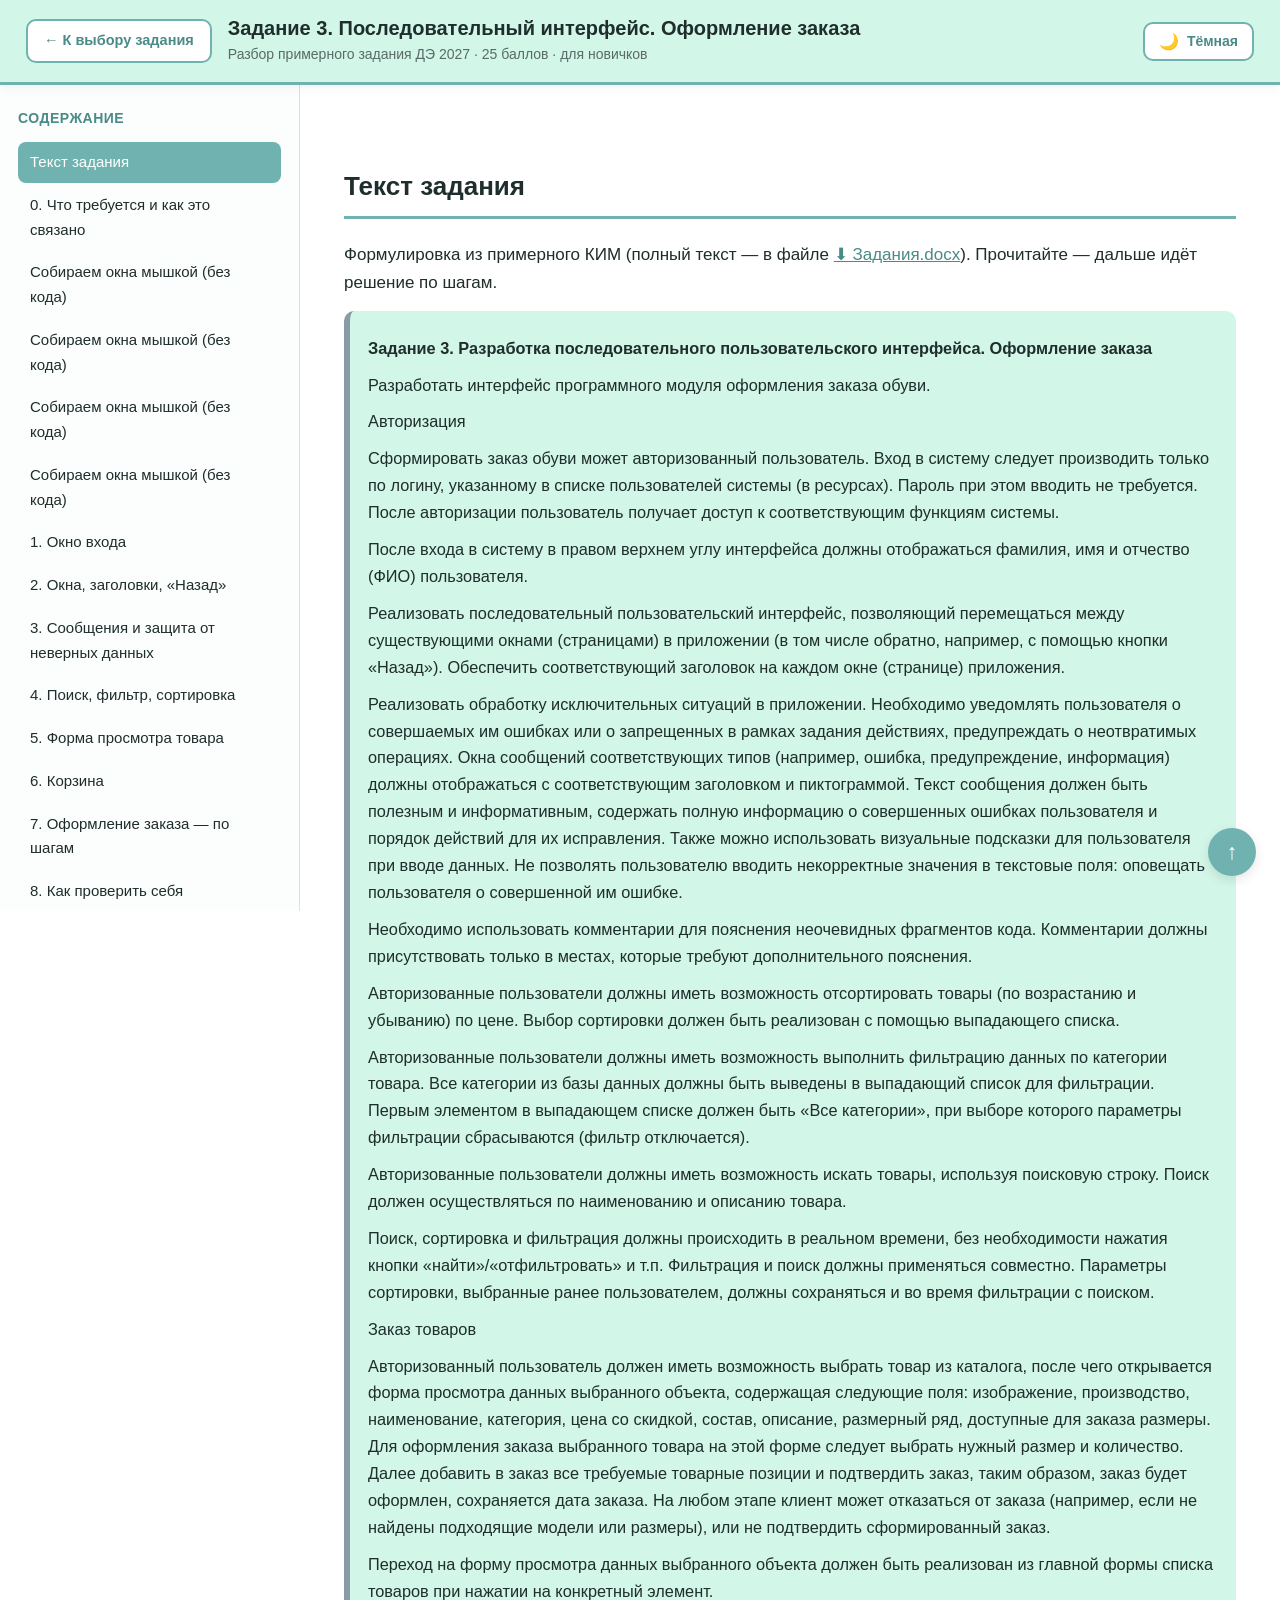
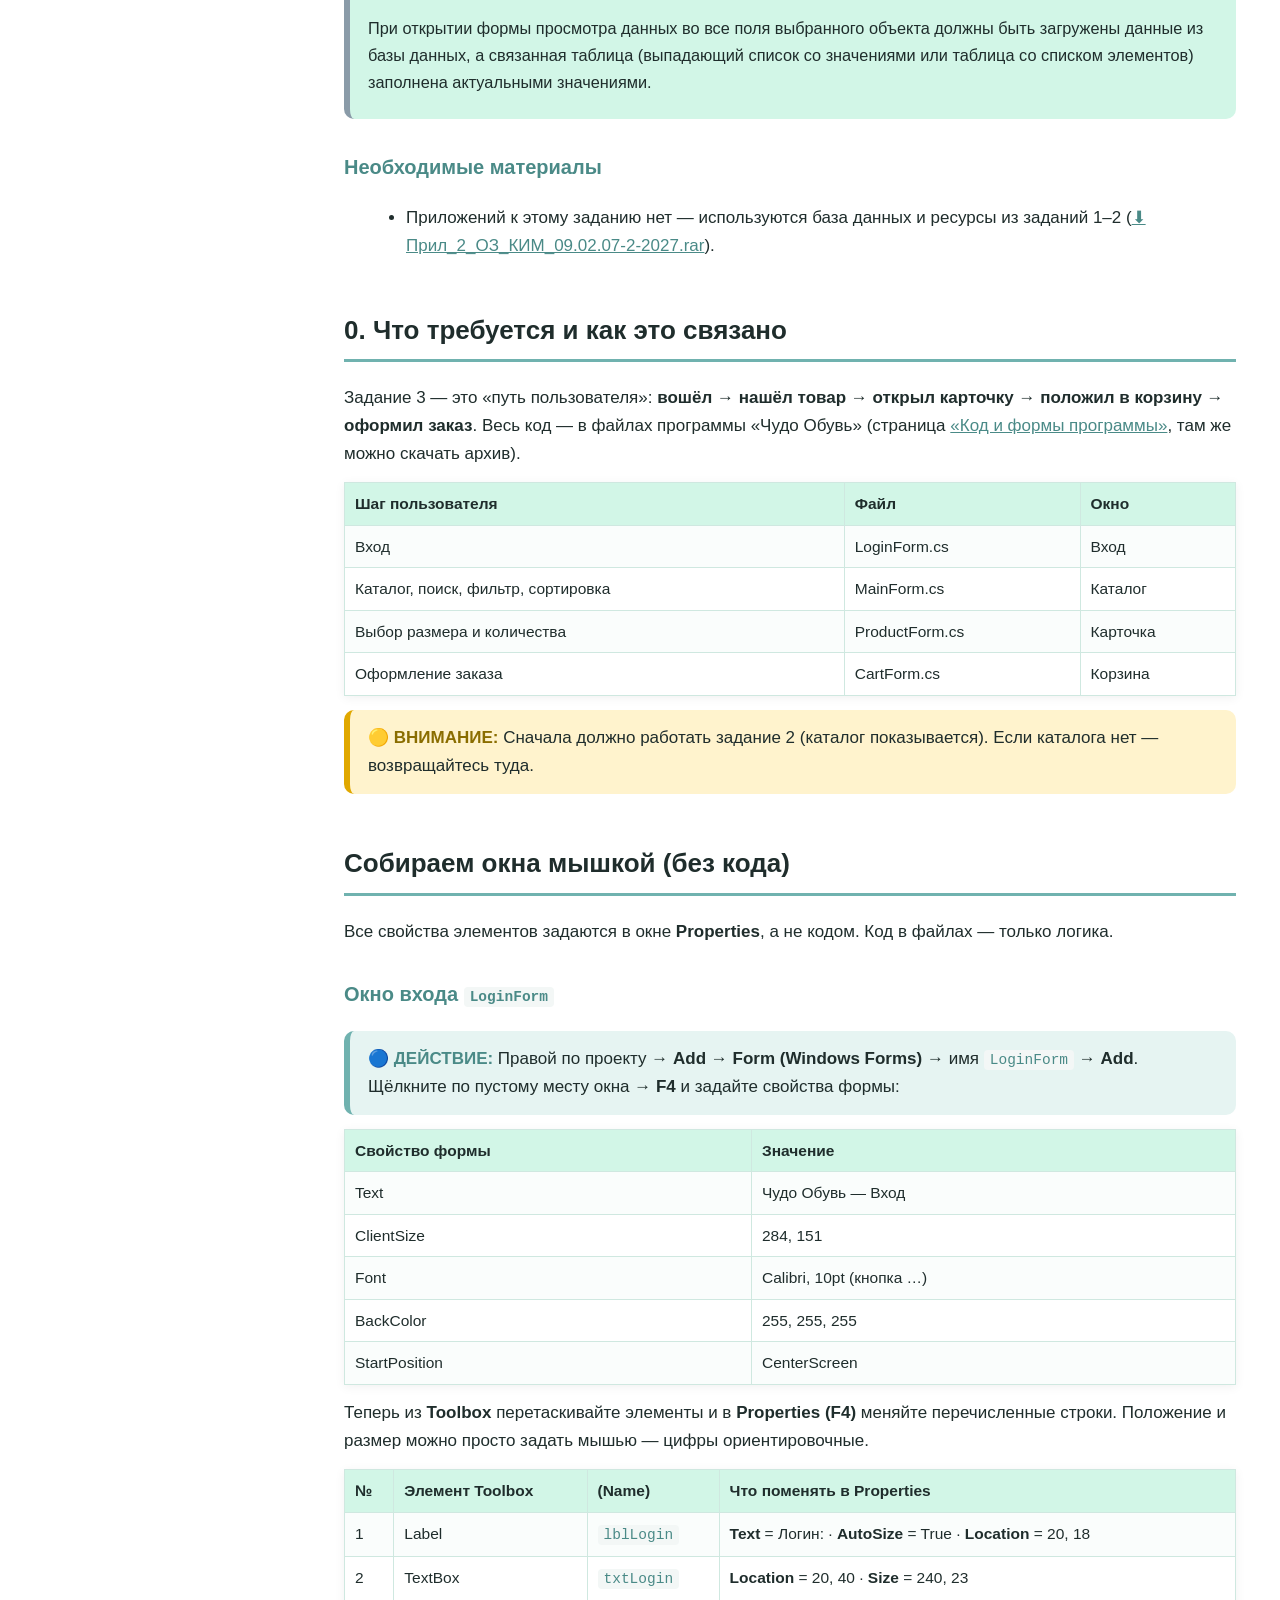
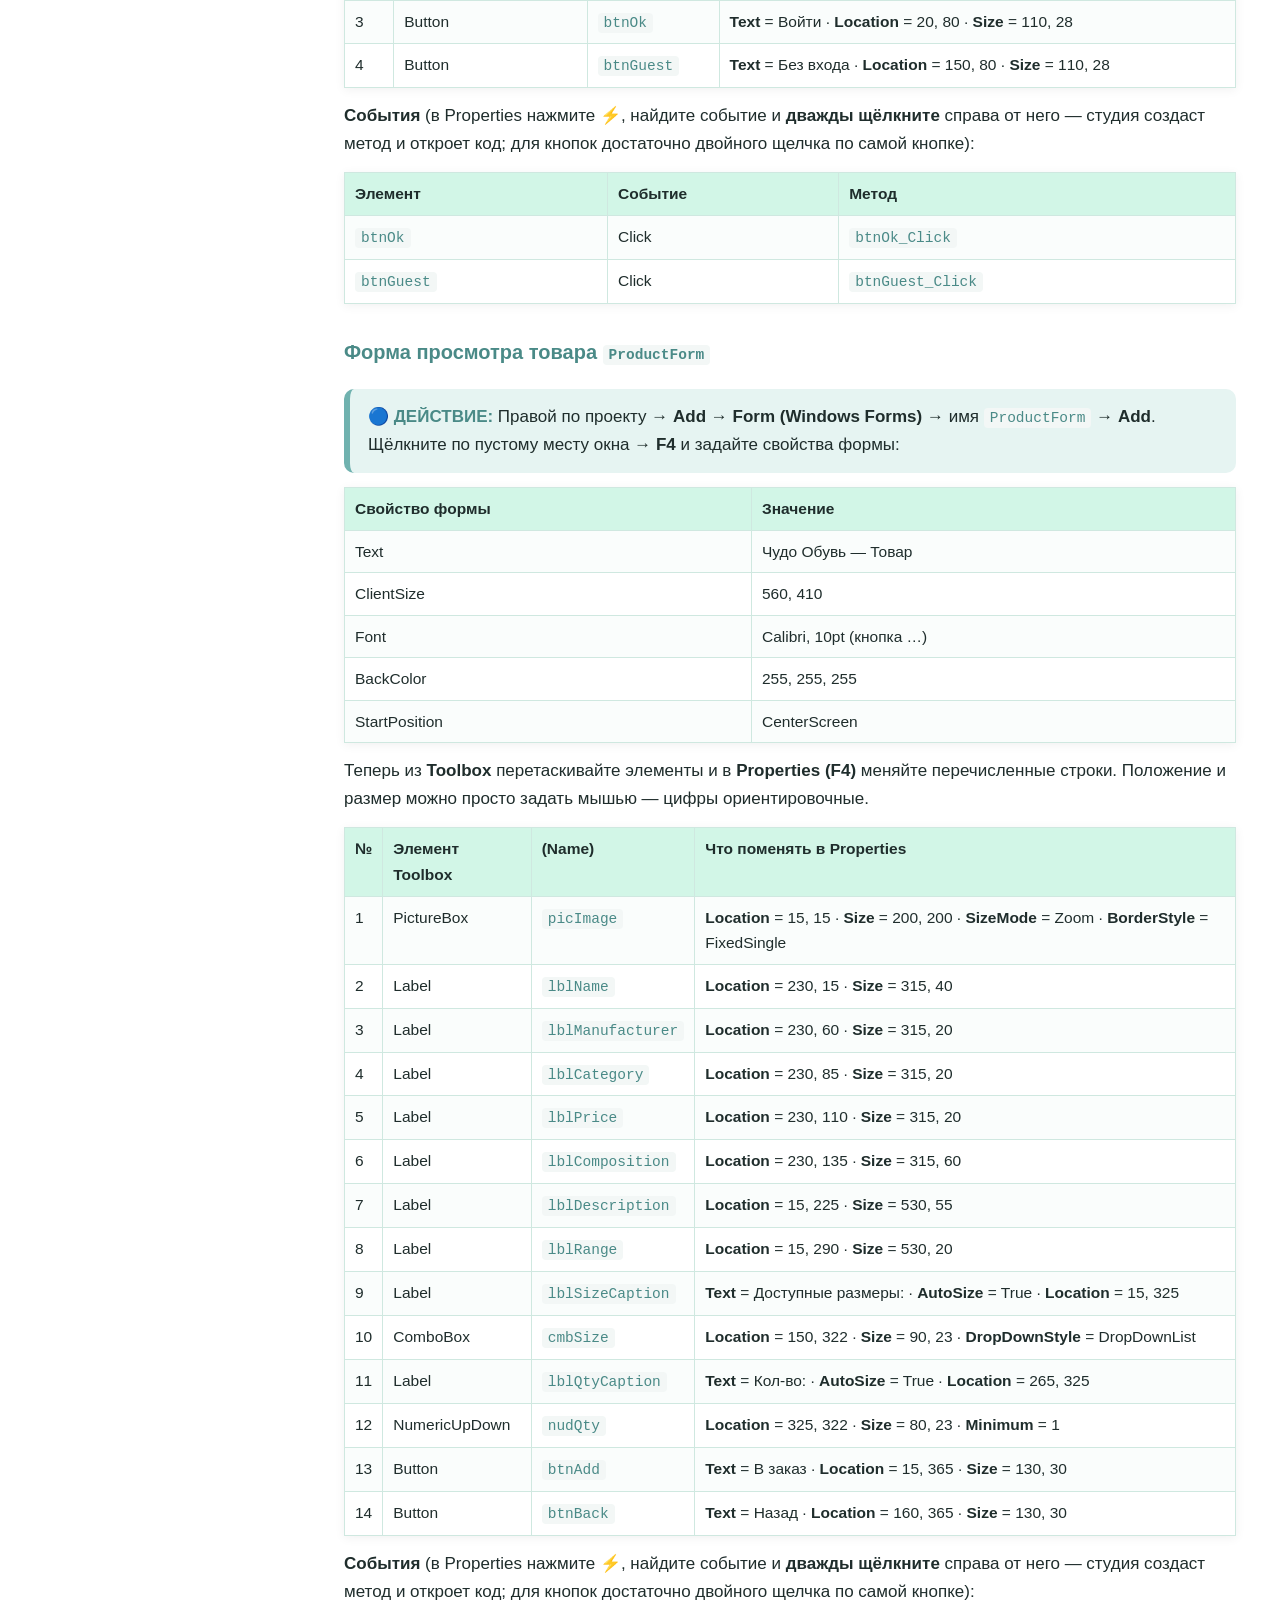
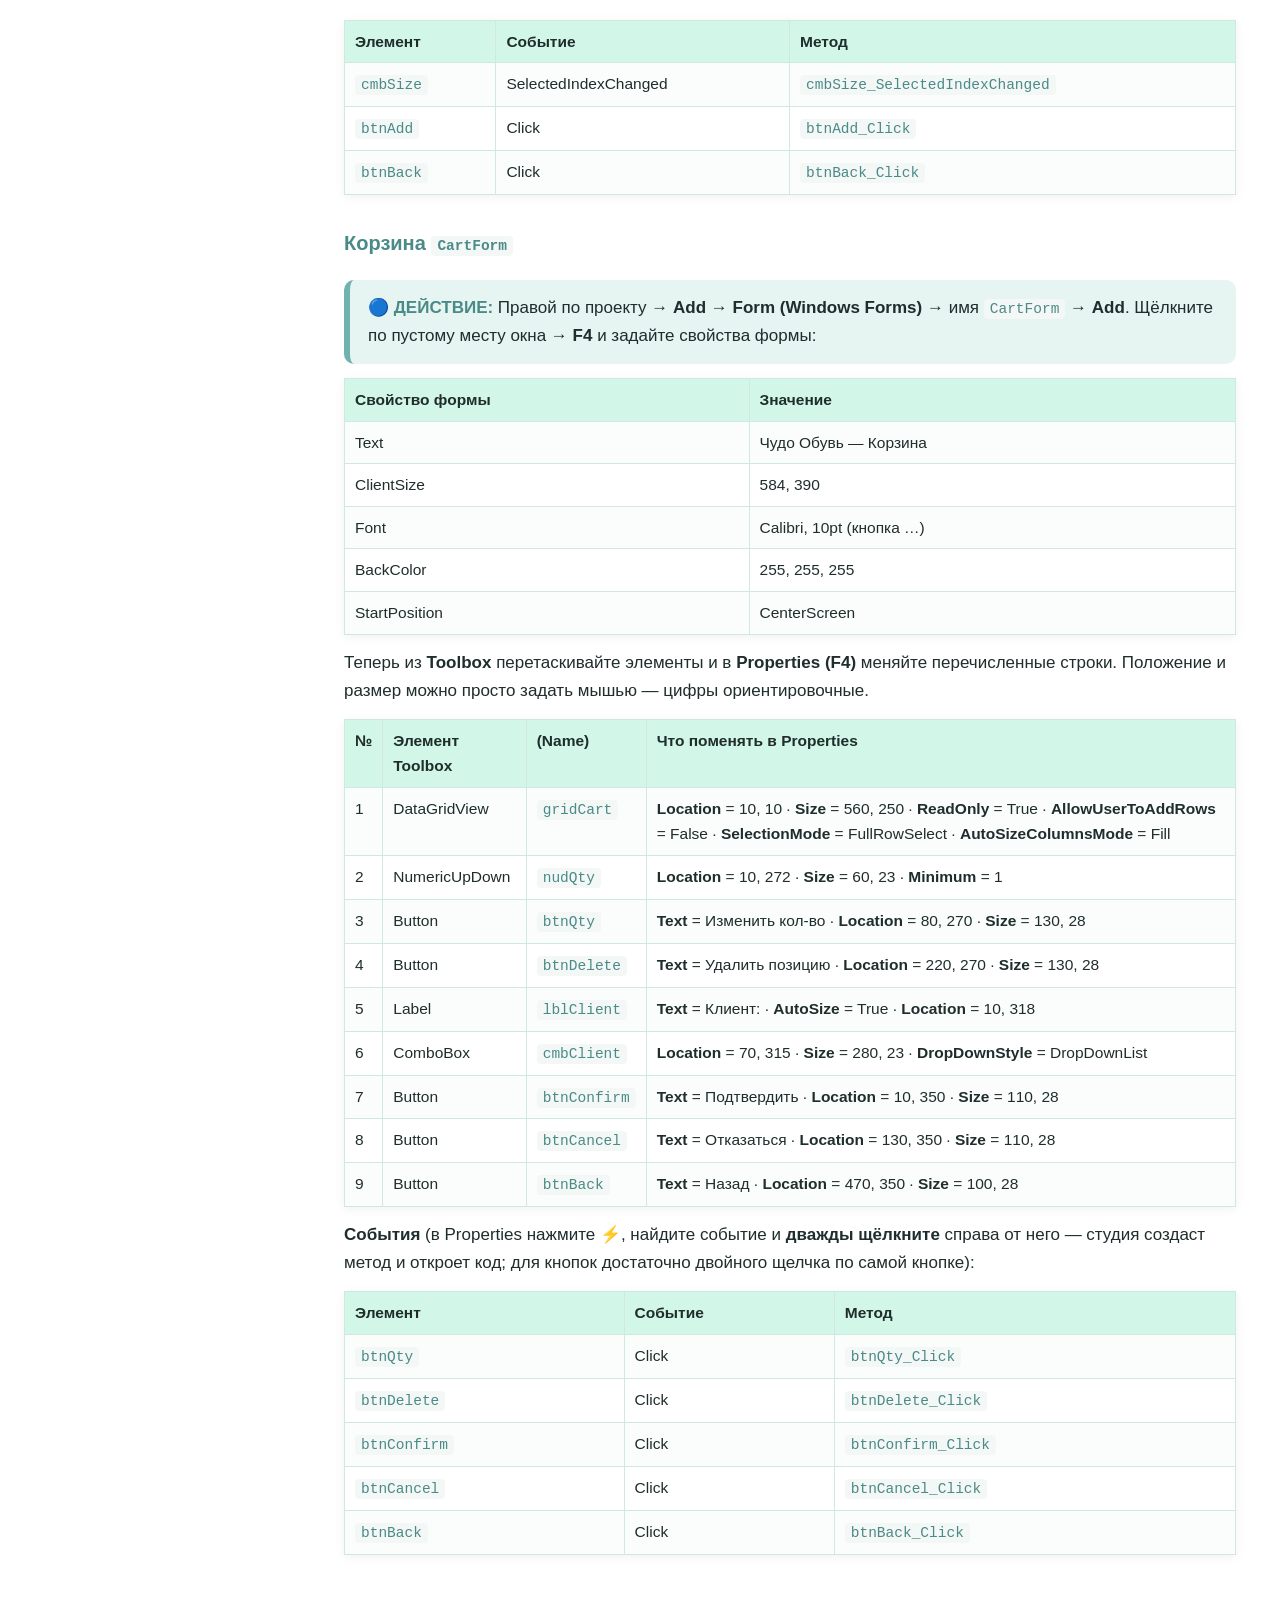
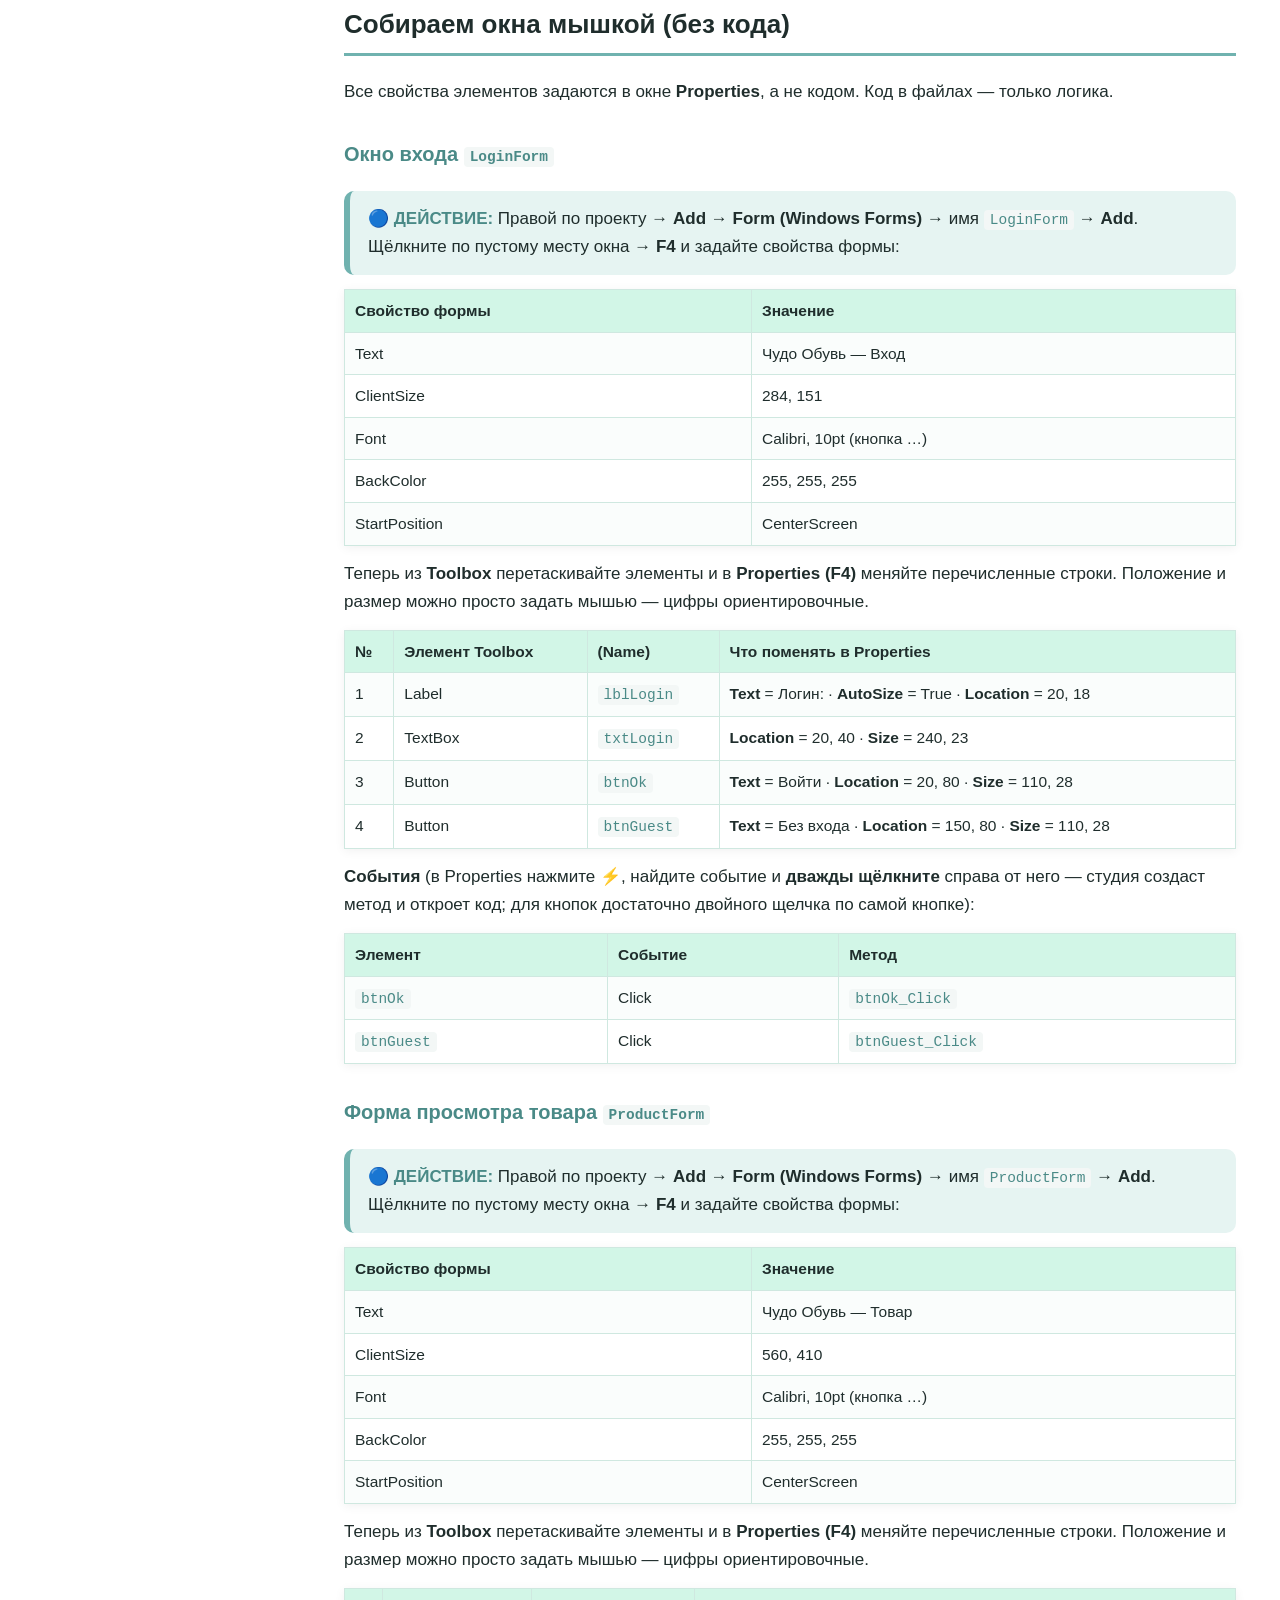
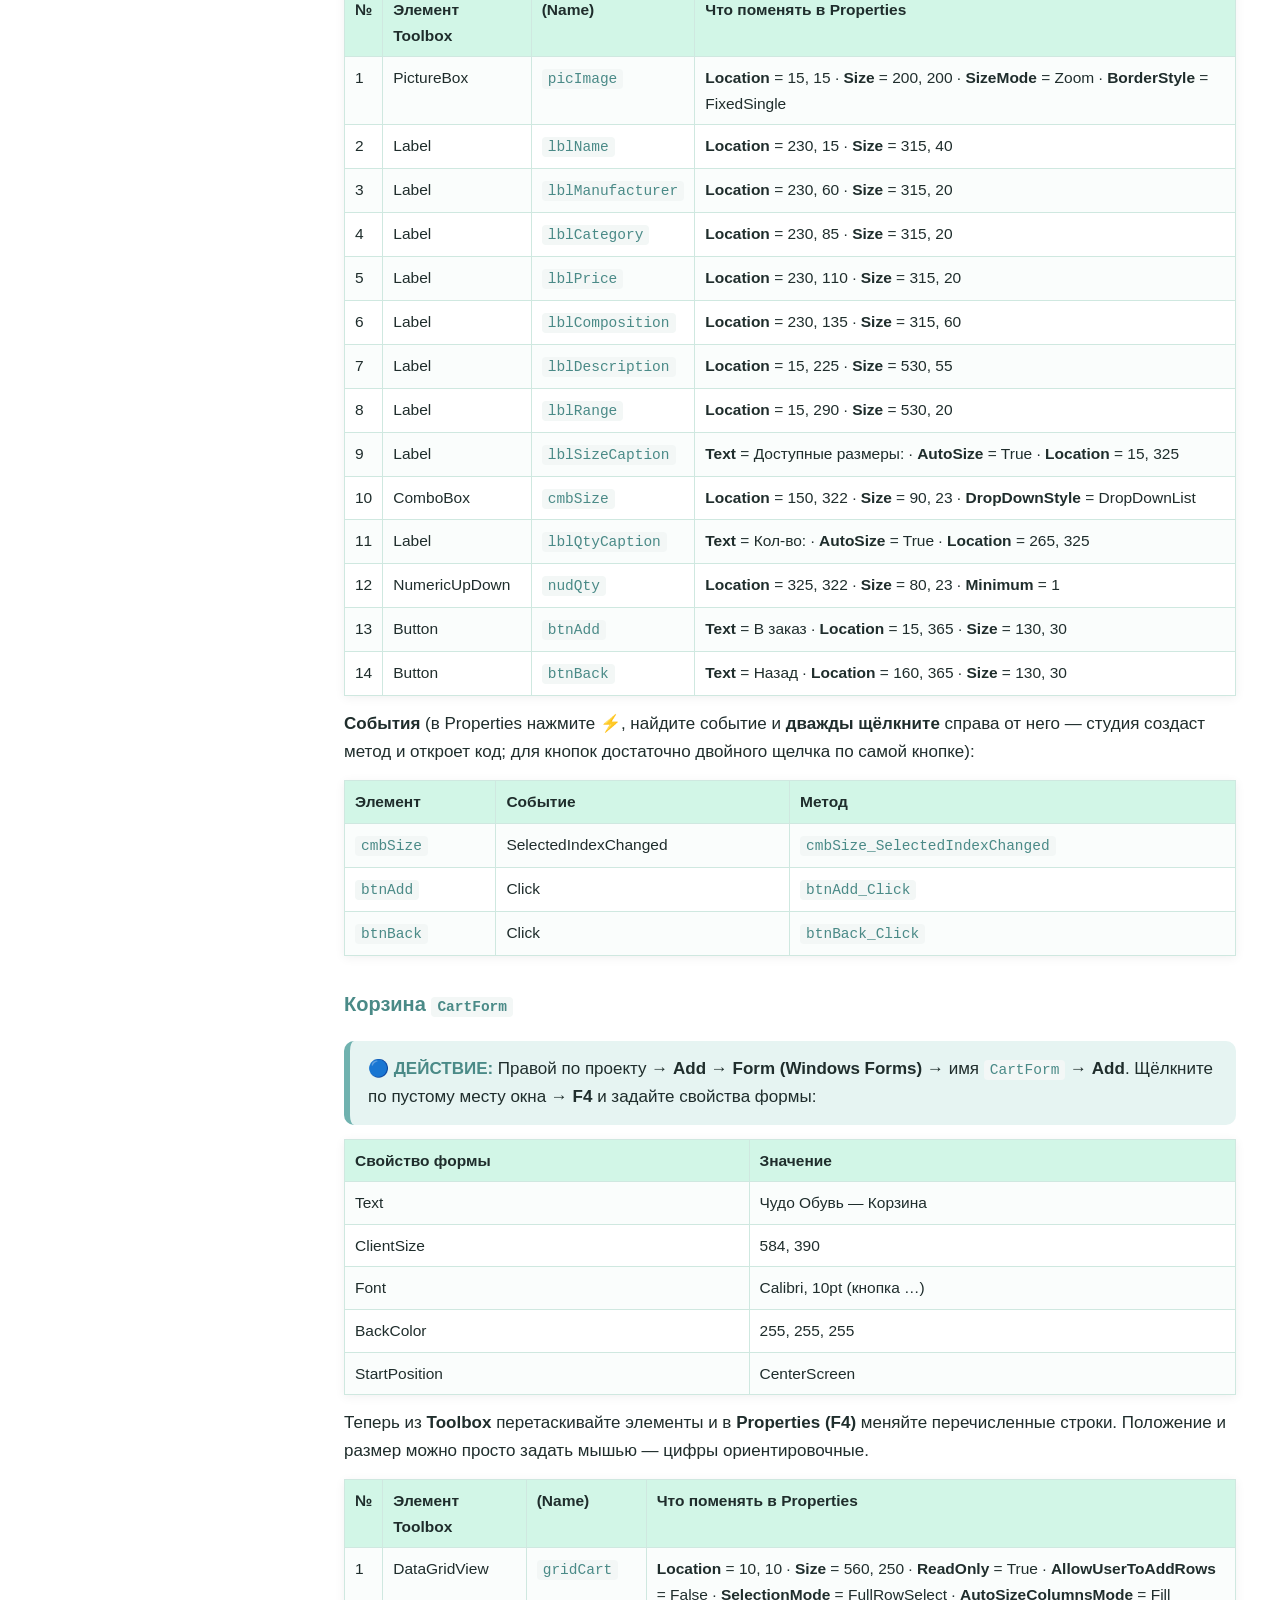
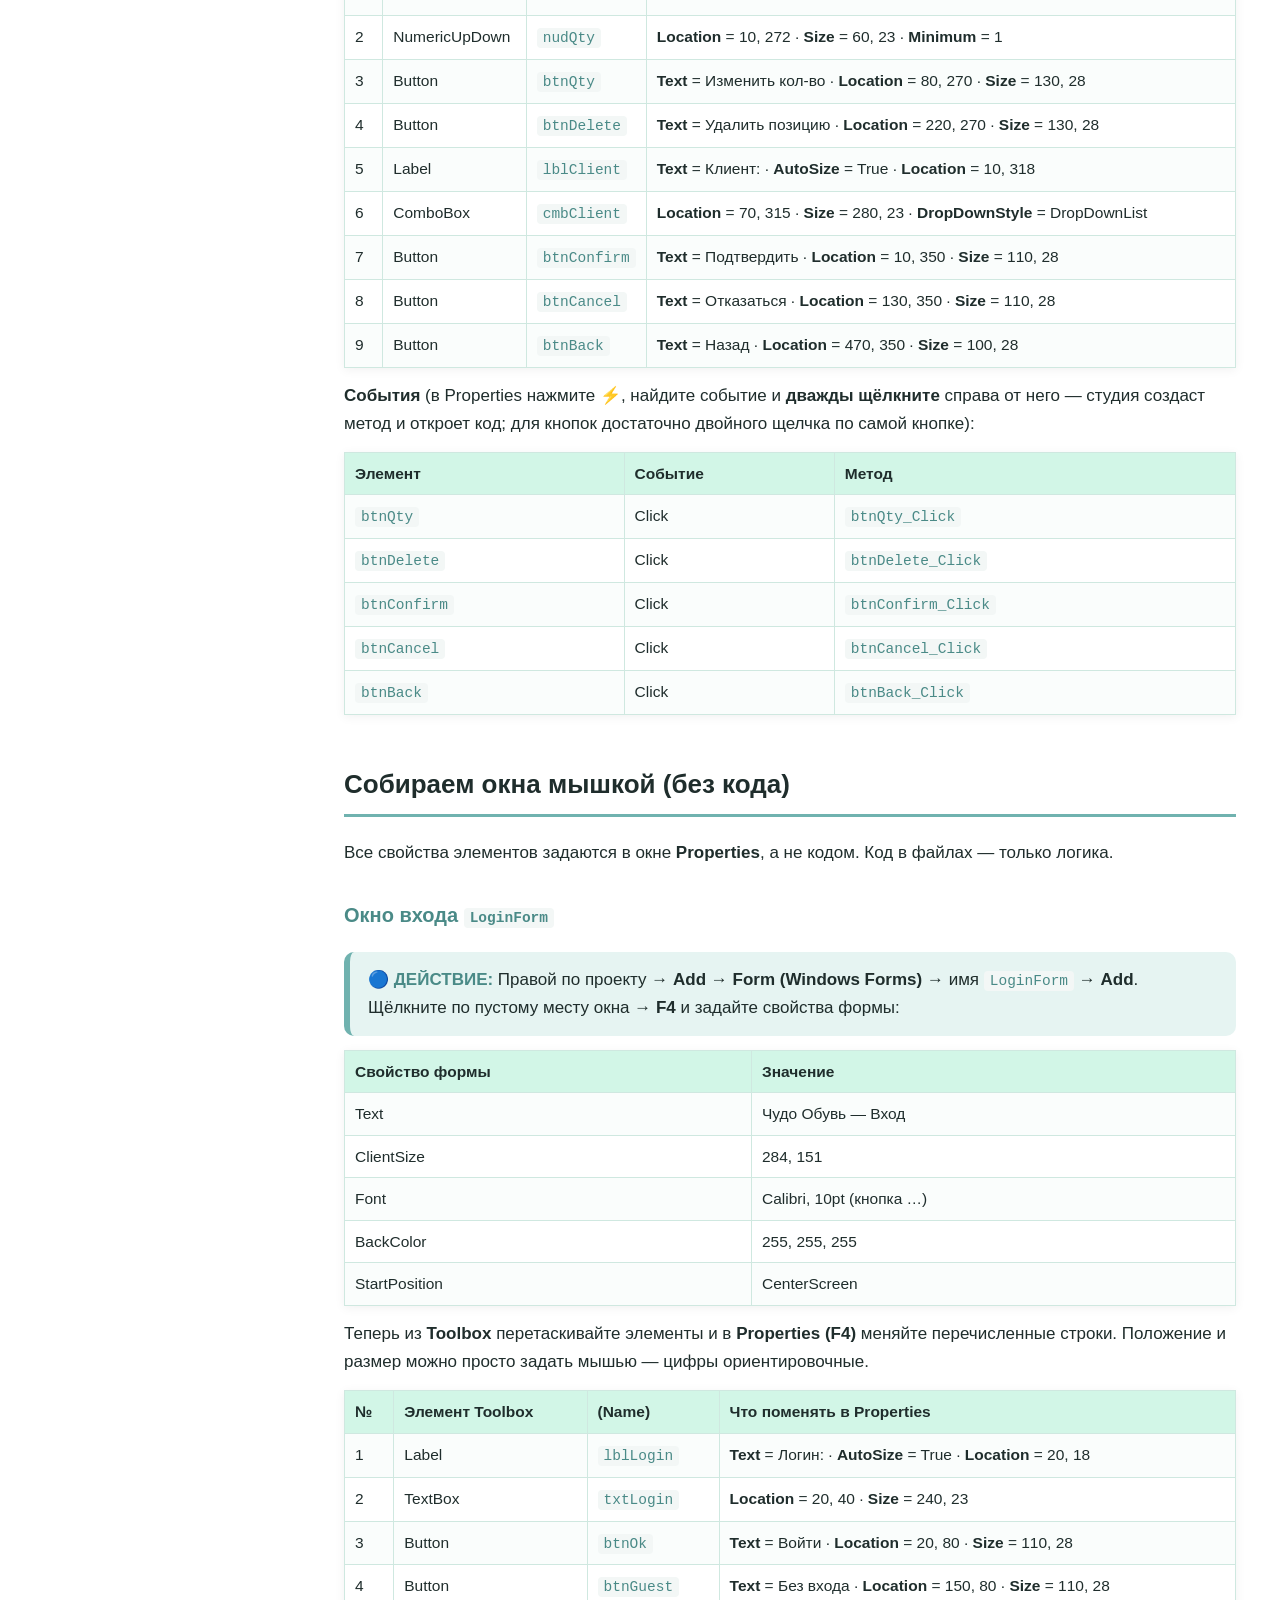
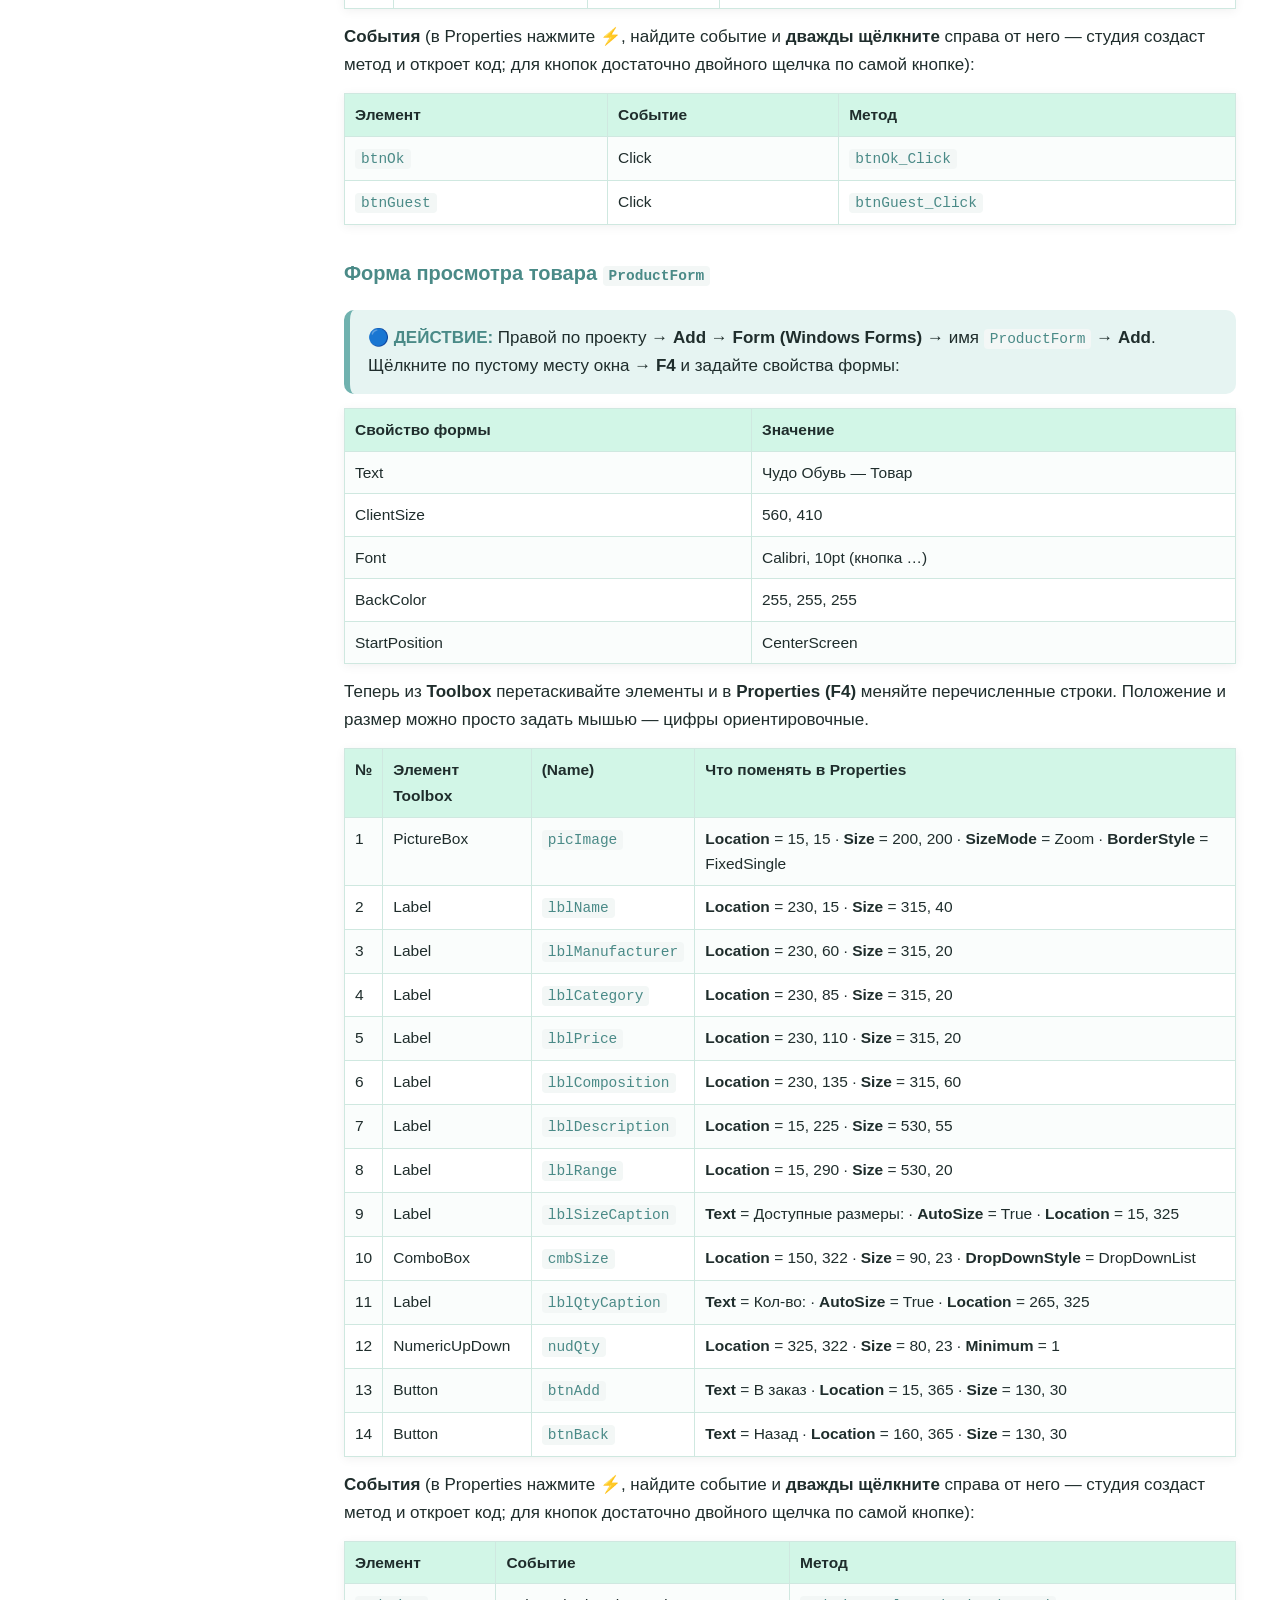
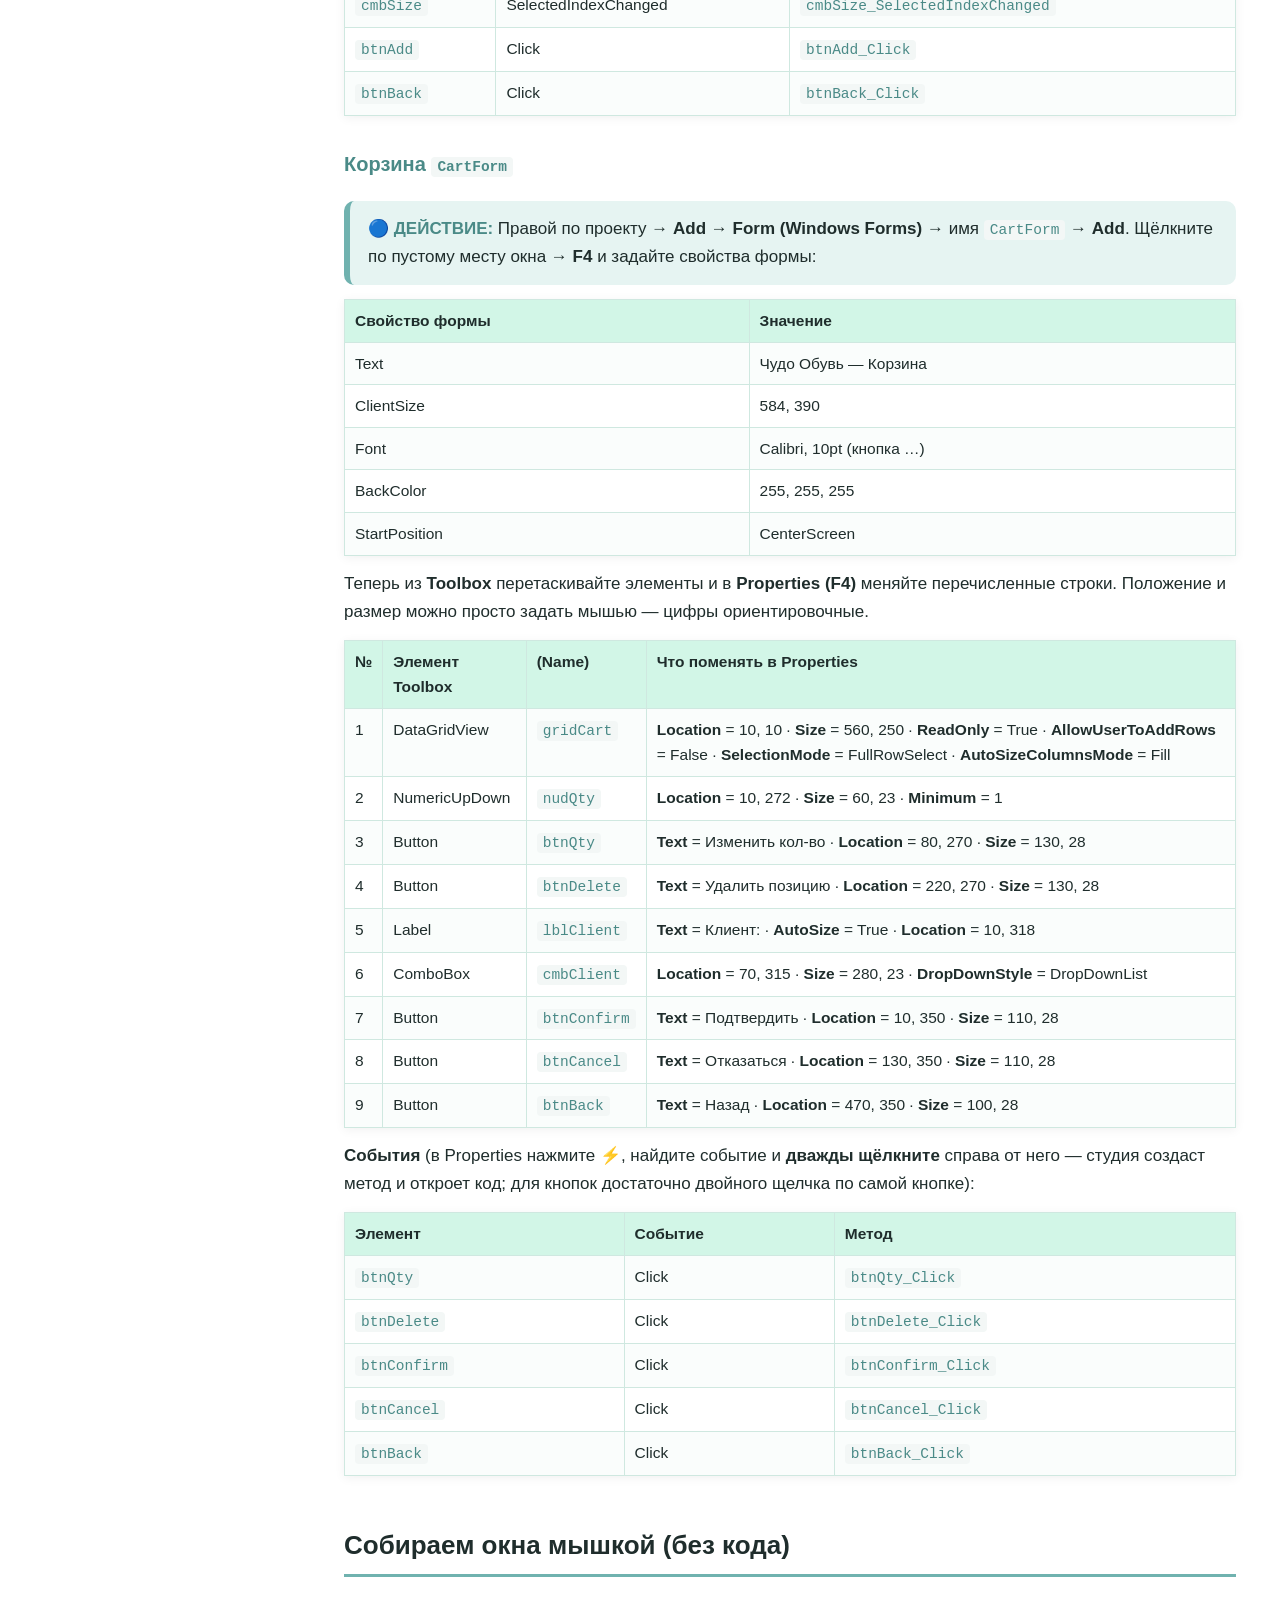
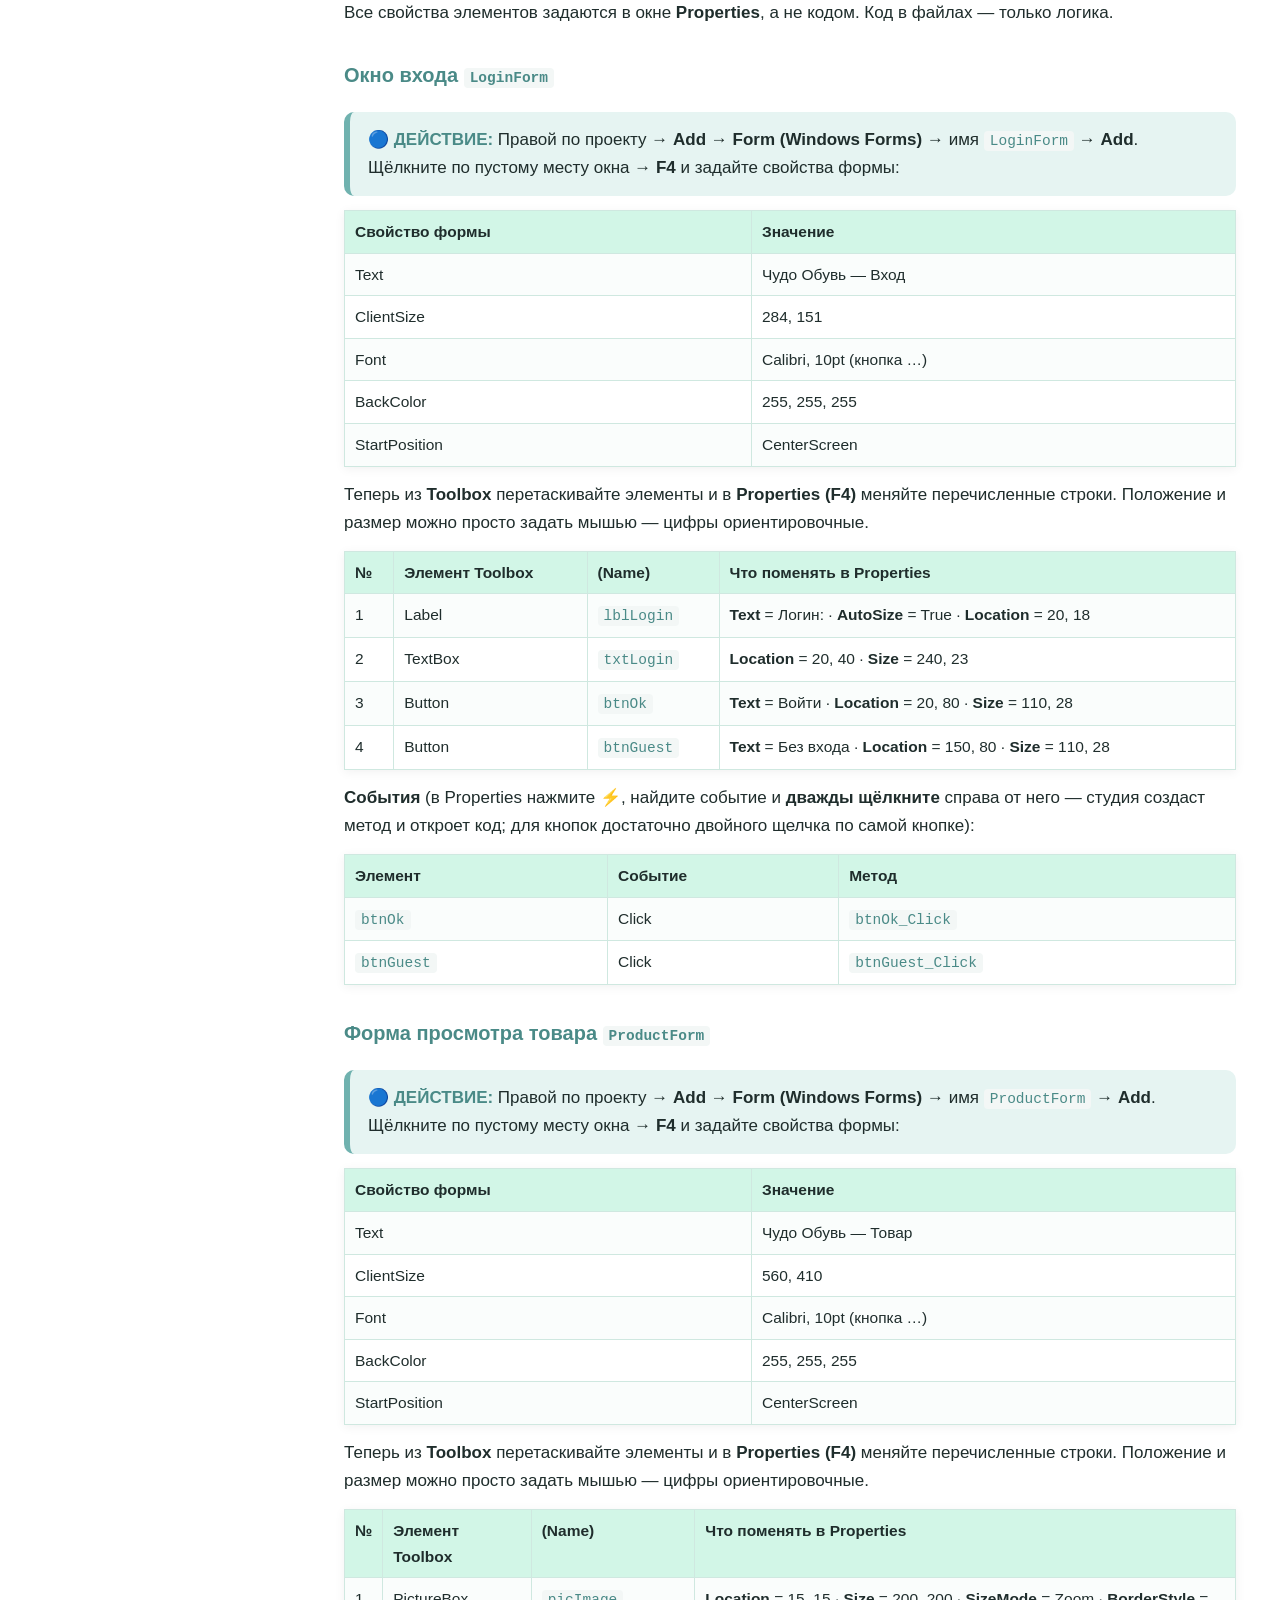
<file: tasks/task3.html>
<!DOCTYPE html>
<html lang="ru" data-theme="light"><head><meta charset="UTF-8"><meta name="viewport" content="width=device-width, initial-scale=1.0">
<title>Задание 3. Последовательный интерфейс. Оформление заказа — Разбор ДЭ 2027</title><link rel="stylesheet" href="../style.css"></head><body>
<header class="top"><a href="../index.html" class="nav-back">← К выбору задания</a>
<div class="brand"><h1>Задание 3. Последовательный интерфейс. Оформление заказа</h1><div class="sub">Разбор примерного задания ДЭ 2027 · 25 баллов · для новичков</div></div>
<button class="theme-toggle" id="themeToggle" title="Переключить тему"><span class="theme-icon">🌙</span><span class="theme-label">Тёмная</span></button></header>
<div class="layout"><nav class="side"><h3>Содержание</h3><a href="#tztext">Текст задания</a><a href="#intro">0. Что требуется и как это связано</a><a href="#forms">Собираем окна мышкой (без кода)</a><a href="#forms">Собираем окна мышкой (без кода)</a><a href="#forms">Собираем окна мышкой (без кода)</a><a href="#forms">Собираем окна мышкой (без кода)</a><a href="#login">1. Окно входа</a><a href="#nav">2. Окна, заголовки, «Назад»</a><a href="#msg">3. Сообщения и защита от неверных данных</a><a href="#filters">4. Поиск, фильтр, сортировка</a><a href="#card">5. Форма просмотра товара</a><a href="#cart">6. Корзина</a><a href="#order">7. Оформление заказа — по шагам</a><a href="#test">8. Как проверить себя</a><a href="#check">9. Чек-лист</a></nav><main><section id="tztext"><h2>Текст задания</h2>
<p>Формулировка из примерного КИМ (полный текст — в файле <a href="../downloads/Задания.docx">⬇ Задания.docx</a>). Прочитайте — дальше идёт решение по шагам.</p>
<div class="block tz">
<p><b>Задание 3. Разработка последовательного пользовательского интерфейса. Оформление заказа</b></p>
<p>Разработать интерфейс программного модуля оформления заказа обуви.</p>
<p>Авторизация</p>
<p>Сформировать заказ обуви может авторизованный пользователь. Вход в систему следует производить только по логину, указанному в списке пользователей системы (в ресурсах). Пароль при этом вводить не требуется. После авторизации пользователь получает доступ к соответствующим функциям системы.</p>
<p>После входа в систему в правом верхнем углу интерфейса должны отображаться фамилия, имя и отчество (ФИО) пользователя.</p>
<p>Реализовать последовательный пользовательский интерфейс, позволяющий перемещаться между существующими окнами (страницами) в приложении (в том числе обратно, например, с помощью кнопки «Назад»). Обеспечить соответствующий заголовок на каждом окне (странице) приложения.</p>
<p>Реализовать обработку исключительных ситуаций в приложении. Необходимо уведомлять пользователя о совершаемых им ошибках или о запрещенных в рамках задания действиях, предупреждать о неотвратимых операциях. Окна сообщений соответствующих типов (например, ошибка, предупреждение, информация) должны отображаться с соответствующим заголовком и пиктограммой. Текст сообщения должен быть полезным и информативным, содержать полную информацию о совершенных ошибках пользователя и порядок действий для их исправления. Также можно использовать визуальные подсказки для пользователя при вводе данных. Не позволять пользователю вводить некорректные значения в текстовые поля: оповещать пользователя о совершенной им ошибке.</p>
<p>Необходимо использовать комментарии для пояснения неочевидных фрагментов кода. Комментарии должны присутствовать только в местах, которые требуют дополнительного пояснения.</p>
<p>Авторизованные пользователи должны иметь возможность отсортировать товары (по возрастанию и убыванию) по цене. Выбор сортировки должен быть реализован с помощью выпадающего списка.</p>
<p>Авторизованные пользователи должны иметь возможность выполнить фильтрацию данных по категории товара. Все категории из базы данных должны быть выведены в выпадающий список для фильтрации. Первым элементом в выпадающем списке должен быть «Все категории», при выборе которого параметры фильтрации сбрасываются (фильтр отключается).</p>
<p>Авторизованные пользователи должны иметь возможность искать товары, используя поисковую строку. Поиск должен осуществляться по наименованию и описанию товара.</p>
<p>Поиск, сортировка и фильтрация должны происходить в реальном времени, без необходимости нажатия кнопки «найти»/«отфильтровать» и т.п. Фильтрация и поиск должны применяться совместно. Параметры сортировки, выбранные ранее пользователем, должны сохраняться и во время фильтрации с поиском.</p>
<p>Заказ товаров</p>
<p>Авторизованный пользователь должен иметь возможность выбрать товар из каталога, после чего открывается форма просмотра данных выбранного объекта, содержащая следующие поля: изображение, производство, наименование, категория, цена со скидкой, состав, описание, размерный ряд, доступные для заказа размеры. Для оформления заказа выбранного товара на этой форме следует выбрать нужный размер и количество. Далее добавить в заказ все требуемые товарные позиции и подтвердить заказ, таким образом, заказ будет оформлен, сохраняется дата заказа. На любом этапе клиент может отказаться от заказа (например, если не найдены подходящие модели или размеры), или не подтвердить сформированный заказ.</p>
<p>Переход на форму просмотра данных выбранного объекта должен быть реализован из главной формы списка товаров при нажатии на конкретный элемент.</p>
<p>При открытии формы просмотра данных во все поля выбранного объекта должны быть загружены данные из базы данных, а связанная таблица (выпадающий список со значениями или таблица со списком элементов) заполнена актуальными значениями.</p>
</div>
<h3>Необходимые материалы</h3>
<ul>
<li>Приложений к этому заданию нет — используются база данных и ресурсы из заданий 1–2 (<a href="../downloads/kim/Прил_2_ОЗ_КИМ_09.02.07-2-2027.rar">⬇ Прил_2_ОЗ_КИМ_09.02.07-2-2027.rar</a>).</li>
</ul>
</section>

<section id="intro"><h2>0. Что требуется и как это связано</h2><p>Задание 3 — это «путь пользователя»: <b>вошёл → нашёл товар → открыл карточку → положил в корзину → оформил заказ</b>. Весь код — в файлах программы «Чудо Обувь» (страница <a href="../code.html">«Код и формы программы»</a>, там же можно скачать архив).</p><table><tr><th>Шаг пользователя</th><th>Файл</th><th>Окно</th></tr><tr><td>Вход</td><td>LoginForm.cs</td><td>Вход</td></tr><tr><td>Каталог, поиск, фильтр, сортировка</td><td>MainForm.cs</td><td>Каталог</td></tr><tr><td>Выбор размера и количества</td><td>ProductForm.cs</td><td>Карточка</td></tr><tr><td>Оформление заказа</td><td>CartForm.cs</td><td>Корзина</td></tr></table><div class="block warn">Сначала должно работать задание 2 (каталог показывается). Если каталога нет — возвращайтесь туда.</div></section><section id="forms"><h2>Собираем окна мышкой (без кода)</h2><p>Все свойства элементов задаются в окне <b>Properties</b>, а не кодом. Код в файлах — только логика.</p><h3>Окно входа <code>LoginForm</code></h3><div class="block action">Правой по проекту → <b>Add → Form (Windows Forms)</b> → имя <code>LoginForm</code> → <b>Add</b>. Щёлкните по пустому месту окна → <b>F4</b> и задайте свойства формы:</div><table><tr><th>Свойство формы</th><th>Значение</th></tr><tr><td>Text</td><td>Чудо Обувь — Вход</td></tr><tr><td>ClientSize</td><td>284, 151</td></tr><tr><td>Font</td><td>Calibri, 10pt (кнопка …)</td></tr><tr><td>BackColor</td><td>255, 255, 255</td></tr><tr><td>StartPosition</td><td>CenterScreen</td></tr></table><p>Теперь из <b>Toolbox</b> перетаскивайте элементы и в <b>Properties (F4)</b> меняйте перечисленные строки. Положение и размер можно просто задать мышью — цифры ориентировочные.</p><table><tr><th>№</th><th>Элемент Toolbox</th><th>(Name)</th><th>Что поменять в Properties</th></tr><tr><td>1</td><td>Label</td><td><code>lblLogin</code></td><td><b>Text</b> = Логин: · <b>AutoSize</b> = True · <b>Location</b> = 20, 18</td></tr><tr><td>2</td><td>TextBox</td><td><code>txtLogin</code></td><td><b>Location</b> = 20, 40 · <b>Size</b> = 240, 23</td></tr><tr><td>3</td><td>Button</td><td><code>btnOk</code></td><td><b>Text</b> = Войти · <b>Location</b> = 20, 80 · <b>Size</b> = 110, 28</td></tr><tr><td>4</td><td>Button</td><td><code>btnGuest</code></td><td><b>Text</b> = Без входа · <b>Location</b> = 150, 80 · <b>Size</b> = 110, 28</td></tr></table><p><b>События</b> (в Properties нажмите ⚡, найдите событие и <b>дважды щёлкните</b> справа от него — студия создаст метод и откроет код; для кнопок достаточно двойного щелчка по самой кнопке):</p><table><tr><th>Элемент</th><th>Событие</th><th>Метод</th></tr><tr><td><code>btnOk</code></td><td>Click</td><td><code>btnOk_Click</code></td></tr><tr><td><code>btnGuest</code></td><td>Click</td><td><code>btnGuest_Click</code></td></tr></table><h3>Форма просмотра товара <code>ProductForm</code></h3><div class="block action">Правой по проекту → <b>Add → Form (Windows Forms)</b> → имя <code>ProductForm</code> → <b>Add</b>. Щёлкните по пустому месту окна → <b>F4</b> и задайте свойства формы:</div><table><tr><th>Свойство формы</th><th>Значение</th></tr><tr><td>Text</td><td>Чудо Обувь — Товар</td></tr><tr><td>ClientSize</td><td>560, 410</td></tr><tr><td>Font</td><td>Calibri, 10pt (кнопка …)</td></tr><tr><td>BackColor</td><td>255, 255, 255</td></tr><tr><td>StartPosition</td><td>CenterScreen</td></tr></table><p>Теперь из <b>Toolbox</b> перетаскивайте элементы и в <b>Properties (F4)</b> меняйте перечисленные строки. Положение и размер можно просто задать мышью — цифры ориентировочные.</p><table><tr><th>№</th><th>Элемент Toolbox</th><th>(Name)</th><th>Что поменять в Properties</th></tr><tr><td>1</td><td>PictureBox</td><td><code>picImage</code></td><td><b>Location</b> = 15, 15 · <b>Size</b> = 200, 200 · <b>SizeMode</b> = Zoom · <b>BorderStyle</b> = FixedSingle</td></tr><tr><td>2</td><td>Label</td><td><code>lblName</code></td><td><b>Location</b> = 230, 15 · <b>Size</b> = 315, 40</td></tr><tr><td>3</td><td>Label</td><td><code>lblManufacturer</code></td><td><b>Location</b> = 230, 60 · <b>Size</b> = 315, 20</td></tr><tr><td>4</td><td>Label</td><td><code>lblCategory</code></td><td><b>Location</b> = 230, 85 · <b>Size</b> = 315, 20</td></tr><tr><td>5</td><td>Label</td><td><code>lblPrice</code></td><td><b>Location</b> = 230, 110 · <b>Size</b> = 315, 20</td></tr><tr><td>6</td><td>Label</td><td><code>lblComposition</code></td><td><b>Location</b> = 230, 135 · <b>Size</b> = 315, 60</td></tr><tr><td>7</td><td>Label</td><td><code>lblDescription</code></td><td><b>Location</b> = 15, 225 · <b>Size</b> = 530, 55</td></tr><tr><td>8</td><td>Label</td><td><code>lblRange</code></td><td><b>Location</b> = 15, 290 · <b>Size</b> = 530, 20</td></tr><tr><td>9</td><td>Label</td><td><code>lblSizeCaption</code></td><td><b>Text</b> = Доступные размеры: · <b>AutoSize</b> = True · <b>Location</b> = 15, 325</td></tr><tr><td>10</td><td>ComboBox</td><td><code>cmbSize</code></td><td><b>Location</b> = 150, 322 · <b>Size</b> = 90, 23 · <b>DropDownStyle</b> = DropDownList</td></tr><tr><td>11</td><td>Label</td><td><code>lblQtyCaption</code></td><td><b>Text</b> = Кол-во: · <b>AutoSize</b> = True · <b>Location</b> = 265, 325</td></tr><tr><td>12</td><td>NumericUpDown</td><td><code>nudQty</code></td><td><b>Location</b> = 325, 322 · <b>Size</b> = 80, 23 · <b>Minimum</b> = 1</td></tr><tr><td>13</td><td>Button</td><td><code>btnAdd</code></td><td><b>Text</b> = В заказ · <b>Location</b> = 15, 365 · <b>Size</b> = 130, 30</td></tr><tr><td>14</td><td>Button</td><td><code>btnBack</code></td><td><b>Text</b> = Назад · <b>Location</b> = 160, 365 · <b>Size</b> = 130, 30</td></tr></table><p><b>События</b> (в Properties нажмите ⚡, найдите событие и <b>дважды щёлкните</b> справа от него — студия создаст метод и откроет код; для кнопок достаточно двойного щелчка по самой кнопке):</p><table><tr><th>Элемент</th><th>Событие</th><th>Метод</th></tr><tr><td><code>cmbSize</code></td><td>SelectedIndexChanged</td><td><code>cmbSize_SelectedIndexChanged</code></td></tr><tr><td><code>btnAdd</code></td><td>Click</td><td><code>btnAdd_Click</code></td></tr><tr><td><code>btnBack</code></td><td>Click</td><td><code>btnBack_Click</code></td></tr></table><h3>Корзина <code>CartForm</code></h3><div class="block action">Правой по проекту → <b>Add → Form (Windows Forms)</b> → имя <code>CartForm</code> → <b>Add</b>. Щёлкните по пустому месту окна → <b>F4</b> и задайте свойства формы:</div><table><tr><th>Свойство формы</th><th>Значение</th></tr><tr><td>Text</td><td>Чудо Обувь — Корзина</td></tr><tr><td>ClientSize</td><td>584, 390</td></tr><tr><td>Font</td><td>Calibri, 10pt (кнопка …)</td></tr><tr><td>BackColor</td><td>255, 255, 255</td></tr><tr><td>StartPosition</td><td>CenterScreen</td></tr></table><p>Теперь из <b>Toolbox</b> перетаскивайте элементы и в <b>Properties (F4)</b> меняйте перечисленные строки. Положение и размер можно просто задать мышью — цифры ориентировочные.</p><table><tr><th>№</th><th>Элемент Toolbox</th><th>(Name)</th><th>Что поменять в Properties</th></tr><tr><td>1</td><td>DataGridView</td><td><code>gridCart</code></td><td><b>Location</b> = 10, 10 · <b>Size</b> = 560, 250 · <b>ReadOnly</b> = True · <b>AllowUserToAddRows</b> = False · <b>SelectionMode</b> = FullRowSelect · <b>AutoSizeColumnsMode</b> = Fill</td></tr><tr><td>2</td><td>NumericUpDown</td><td><code>nudQty</code></td><td><b>Location</b> = 10, 272 · <b>Size</b> = 60, 23 · <b>Minimum</b> = 1</td></tr><tr><td>3</td><td>Button</td><td><code>btnQty</code></td><td><b>Text</b> = Изменить кол-во · <b>Location</b> = 80, 270 · <b>Size</b> = 130, 28</td></tr><tr><td>4</td><td>Button</td><td><code>btnDelete</code></td><td><b>Text</b> = Удалить позицию · <b>Location</b> = 220, 270 · <b>Size</b> = 130, 28</td></tr><tr><td>5</td><td>Label</td><td><code>lblClient</code></td><td><b>Text</b> = Клиент: · <b>AutoSize</b> = True · <b>Location</b> = 10, 318</td></tr><tr><td>6</td><td>ComboBox</td><td><code>cmbClient</code></td><td><b>Location</b> = 70, 315 · <b>Size</b> = 280, 23 · <b>DropDownStyle</b> = DropDownList</td></tr><tr><td>7</td><td>Button</td><td><code>btnConfirm</code></td><td><b>Text</b> = Подтвердить · <b>Location</b> = 10, 350 · <b>Size</b> = 110, 28</td></tr><tr><td>8</td><td>Button</td><td><code>btnCancel</code></td><td><b>Text</b> = Отказаться · <b>Location</b> = 130, 350 · <b>Size</b> = 110, 28</td></tr><tr><td>9</td><td>Button</td><td><code>btnBack</code></td><td><b>Text</b> = Назад · <b>Location</b> = 470, 350 · <b>Size</b> = 100, 28</td></tr></table><p><b>События</b> (в Properties нажмите ⚡, найдите событие и <b>дважды щёлкните</b> справа от него — студия создаст метод и откроет код; для кнопок достаточно двойного щелчка по самой кнопке):</p><table><tr><th>Элемент</th><th>Событие</th><th>Метод</th></tr><tr><td><code>btnQty</code></td><td>Click</td><td><code>btnQty_Click</code></td></tr><tr><td><code>btnDelete</code></td><td>Click</td><td><code>btnDelete_Click</code></td></tr><tr><td><code>btnConfirm</code></td><td>Click</td><td><code>btnConfirm_Click</code></td></tr><tr><td><code>btnCancel</code></td><td>Click</td><td><code>btnCancel_Click</code></td></tr><tr><td><code>btnBack</code></td><td>Click</td><td><code>btnBack_Click</code></td></tr></table></section><section id="forms"><h2>Собираем окна мышкой (без кода)</h2><p>Все свойства элементов задаются в окне <b>Properties</b>, а не кодом. Код в файлах — только логика.</p><h3>Окно входа <code>LoginForm</code></h3><div class="block action">Правой по проекту → <b>Add → Form (Windows Forms)</b> → имя <code>LoginForm</code> → <b>Add</b>. Щёлкните по пустому месту окна → <b>F4</b> и задайте свойства формы:</div><table><tr><th>Свойство формы</th><th>Значение</th></tr><tr><td>Text</td><td>Чудо Обувь — Вход</td></tr><tr><td>ClientSize</td><td>284, 151</td></tr><tr><td>Font</td><td>Calibri, 10pt (кнопка …)</td></tr><tr><td>BackColor</td><td>255, 255, 255</td></tr><tr><td>StartPosition</td><td>CenterScreen</td></tr></table><p>Теперь из <b>Toolbox</b> перетаскивайте элементы и в <b>Properties (F4)</b> меняйте перечисленные строки. Положение и размер можно просто задать мышью — цифры ориентировочные.</p><table><tr><th>№</th><th>Элемент Toolbox</th><th>(Name)</th><th>Что поменять в Properties</th></tr><tr><td>1</td><td>Label</td><td><code>lblLogin</code></td><td><b>Text</b> = Логин: · <b>AutoSize</b> = True · <b>Location</b> = 20, 18</td></tr><tr><td>2</td><td>TextBox</td><td><code>txtLogin</code></td><td><b>Location</b> = 20, 40 · <b>Size</b> = 240, 23</td></tr><tr><td>3</td><td>Button</td><td><code>btnOk</code></td><td><b>Text</b> = Войти · <b>Location</b> = 20, 80 · <b>Size</b> = 110, 28</td></tr><tr><td>4</td><td>Button</td><td><code>btnGuest</code></td><td><b>Text</b> = Без входа · <b>Location</b> = 150, 80 · <b>Size</b> = 110, 28</td></tr></table><p><b>События</b> (в Properties нажмите ⚡, найдите событие и <b>дважды щёлкните</b> справа от него — студия создаст метод и откроет код; для кнопок достаточно двойного щелчка по самой кнопке):</p><table><tr><th>Элемент</th><th>Событие</th><th>Метод</th></tr><tr><td><code>btnOk</code></td><td>Click</td><td><code>btnOk_Click</code></td></tr><tr><td><code>btnGuest</code></td><td>Click</td><td><code>btnGuest_Click</code></td></tr></table><h3>Форма просмотра товара <code>ProductForm</code></h3><div class="block action">Правой по проекту → <b>Add → Form (Windows Forms)</b> → имя <code>ProductForm</code> → <b>Add</b>. Щёлкните по пустому месту окна → <b>F4</b> и задайте свойства формы:</div><table><tr><th>Свойство формы</th><th>Значение</th></tr><tr><td>Text</td><td>Чудо Обувь — Товар</td></tr><tr><td>ClientSize</td><td>560, 410</td></tr><tr><td>Font</td><td>Calibri, 10pt (кнопка …)</td></tr><tr><td>BackColor</td><td>255, 255, 255</td></tr><tr><td>StartPosition</td><td>CenterScreen</td></tr></table><p>Теперь из <b>Toolbox</b> перетаскивайте элементы и в <b>Properties (F4)</b> меняйте перечисленные строки. Положение и размер можно просто задать мышью — цифры ориентировочные.</p><table><tr><th>№</th><th>Элемент Toolbox</th><th>(Name)</th><th>Что поменять в Properties</th></tr><tr><td>1</td><td>PictureBox</td><td><code>picImage</code></td><td><b>Location</b> = 15, 15 · <b>Size</b> = 200, 200 · <b>SizeMode</b> = Zoom · <b>BorderStyle</b> = FixedSingle</td></tr><tr><td>2</td><td>Label</td><td><code>lblName</code></td><td><b>Location</b> = 230, 15 · <b>Size</b> = 315, 40</td></tr><tr><td>3</td><td>Label</td><td><code>lblManufacturer</code></td><td><b>Location</b> = 230, 60 · <b>Size</b> = 315, 20</td></tr><tr><td>4</td><td>Label</td><td><code>lblCategory</code></td><td><b>Location</b> = 230, 85 · <b>Size</b> = 315, 20</td></tr><tr><td>5</td><td>Label</td><td><code>lblPrice</code></td><td><b>Location</b> = 230, 110 · <b>Size</b> = 315, 20</td></tr><tr><td>6</td><td>Label</td><td><code>lblComposition</code></td><td><b>Location</b> = 230, 135 · <b>Size</b> = 315, 60</td></tr><tr><td>7</td><td>Label</td><td><code>lblDescription</code></td><td><b>Location</b> = 15, 225 · <b>Size</b> = 530, 55</td></tr><tr><td>8</td><td>Label</td><td><code>lblRange</code></td><td><b>Location</b> = 15, 290 · <b>Size</b> = 530, 20</td></tr><tr><td>9</td><td>Label</td><td><code>lblSizeCaption</code></td><td><b>Text</b> = Доступные размеры: · <b>AutoSize</b> = True · <b>Location</b> = 15, 325</td></tr><tr><td>10</td><td>ComboBox</td><td><code>cmbSize</code></td><td><b>Location</b> = 150, 322 · <b>Size</b> = 90, 23 · <b>DropDownStyle</b> = DropDownList</td></tr><tr><td>11</td><td>Label</td><td><code>lblQtyCaption</code></td><td><b>Text</b> = Кол-во: · <b>AutoSize</b> = True · <b>Location</b> = 265, 325</td></tr><tr><td>12</td><td>NumericUpDown</td><td><code>nudQty</code></td><td><b>Location</b> = 325, 322 · <b>Size</b> = 80, 23 · <b>Minimum</b> = 1</td></tr><tr><td>13</td><td>Button</td><td><code>btnAdd</code></td><td><b>Text</b> = В заказ · <b>Location</b> = 15, 365 · <b>Size</b> = 130, 30</td></tr><tr><td>14</td><td>Button</td><td><code>btnBack</code></td><td><b>Text</b> = Назад · <b>Location</b> = 160, 365 · <b>Size</b> = 130, 30</td></tr></table><p><b>События</b> (в Properties нажмите ⚡, найдите событие и <b>дважды щёлкните</b> справа от него — студия создаст метод и откроет код; для кнопок достаточно двойного щелчка по самой кнопке):</p><table><tr><th>Элемент</th><th>Событие</th><th>Метод</th></tr><tr><td><code>cmbSize</code></td><td>SelectedIndexChanged</td><td><code>cmbSize_SelectedIndexChanged</code></td></tr><tr><td><code>btnAdd</code></td><td>Click</td><td><code>btnAdd_Click</code></td></tr><tr><td><code>btnBack</code></td><td>Click</td><td><code>btnBack_Click</code></td></tr></table><h3>Корзина <code>CartForm</code></h3><div class="block action">Правой по проекту → <b>Add → Form (Windows Forms)</b> → имя <code>CartForm</code> → <b>Add</b>. Щёлкните по пустому месту окна → <b>F4</b> и задайте свойства формы:</div><table><tr><th>Свойство формы</th><th>Значение</th></tr><tr><td>Text</td><td>Чудо Обувь — Корзина</td></tr><tr><td>ClientSize</td><td>584, 390</td></tr><tr><td>Font</td><td>Calibri, 10pt (кнопка …)</td></tr><tr><td>BackColor</td><td>255, 255, 255</td></tr><tr><td>StartPosition</td><td>CenterScreen</td></tr></table><p>Теперь из <b>Toolbox</b> перетаскивайте элементы и в <b>Properties (F4)</b> меняйте перечисленные строки. Положение и размер можно просто задать мышью — цифры ориентировочные.</p><table><tr><th>№</th><th>Элемент Toolbox</th><th>(Name)</th><th>Что поменять в Properties</th></tr><tr><td>1</td><td>DataGridView</td><td><code>gridCart</code></td><td><b>Location</b> = 10, 10 · <b>Size</b> = 560, 250 · <b>ReadOnly</b> = True · <b>AllowUserToAddRows</b> = False · <b>SelectionMode</b> = FullRowSelect · <b>AutoSizeColumnsMode</b> = Fill</td></tr><tr><td>2</td><td>NumericUpDown</td><td><code>nudQty</code></td><td><b>Location</b> = 10, 272 · <b>Size</b> = 60, 23 · <b>Minimum</b> = 1</td></tr><tr><td>3</td><td>Button</td><td><code>btnQty</code></td><td><b>Text</b> = Изменить кол-во · <b>Location</b> = 80, 270 · <b>Size</b> = 130, 28</td></tr><tr><td>4</td><td>Button</td><td><code>btnDelete</code></td><td><b>Text</b> = Удалить позицию · <b>Location</b> = 220, 270 · <b>Size</b> = 130, 28</td></tr><tr><td>5</td><td>Label</td><td><code>lblClient</code></td><td><b>Text</b> = Клиент: · <b>AutoSize</b> = True · <b>Location</b> = 10, 318</td></tr><tr><td>6</td><td>ComboBox</td><td><code>cmbClient</code></td><td><b>Location</b> = 70, 315 · <b>Size</b> = 280, 23 · <b>DropDownStyle</b> = DropDownList</td></tr><tr><td>7</td><td>Button</td><td><code>btnConfirm</code></td><td><b>Text</b> = Подтвердить · <b>Location</b> = 10, 350 · <b>Size</b> = 110, 28</td></tr><tr><td>8</td><td>Button</td><td><code>btnCancel</code></td><td><b>Text</b> = Отказаться · <b>Location</b> = 130, 350 · <b>Size</b> = 110, 28</td></tr><tr><td>9</td><td>Button</td><td><code>btnBack</code></td><td><b>Text</b> = Назад · <b>Location</b> = 470, 350 · <b>Size</b> = 100, 28</td></tr></table><p><b>События</b> (в Properties нажмите ⚡, найдите событие и <b>дважды щёлкните</b> справа от него — студия создаст метод и откроет код; для кнопок достаточно двойного щелчка по самой кнопке):</p><table><tr><th>Элемент</th><th>Событие</th><th>Метод</th></tr><tr><td><code>btnQty</code></td><td>Click</td><td><code>btnQty_Click</code></td></tr><tr><td><code>btnDelete</code></td><td>Click</td><td><code>btnDelete_Click</code></td></tr><tr><td><code>btnConfirm</code></td><td>Click</td><td><code>btnConfirm_Click</code></td></tr><tr><td><code>btnCancel</code></td><td>Click</td><td><code>btnCancel_Click</code></td></tr><tr><td><code>btnBack</code></td><td>Click</td><td><code>btnBack_Click</code></td></tr></table></section><section id="forms"><h2>Собираем окна мышкой (без кода)</h2><p>Все свойства элементов задаются в окне <b>Properties</b>, а не кодом. Код в файлах — только логика.</p><h3>Окно входа <code>LoginForm</code></h3><div class="block action">Правой по проекту → <b>Add → Form (Windows Forms)</b> → имя <code>LoginForm</code> → <b>Add</b>. Щёлкните по пустому месту окна → <b>F4</b> и задайте свойства формы:</div><table><tr><th>Свойство формы</th><th>Значение</th></tr><tr><td>Text</td><td>Чудо Обувь — Вход</td></tr><tr><td>ClientSize</td><td>284, 151</td></tr><tr><td>Font</td><td>Calibri, 10pt (кнопка …)</td></tr><tr><td>BackColor</td><td>255, 255, 255</td></tr><tr><td>StartPosition</td><td>CenterScreen</td></tr></table><p>Теперь из <b>Toolbox</b> перетаскивайте элементы и в <b>Properties (F4)</b> меняйте перечисленные строки. Положение и размер можно просто задать мышью — цифры ориентировочные.</p><table><tr><th>№</th><th>Элемент Toolbox</th><th>(Name)</th><th>Что поменять в Properties</th></tr><tr><td>1</td><td>Label</td><td><code>lblLogin</code></td><td><b>Text</b> = Логин: · <b>AutoSize</b> = True · <b>Location</b> = 20, 18</td></tr><tr><td>2</td><td>TextBox</td><td><code>txtLogin</code></td><td><b>Location</b> = 20, 40 · <b>Size</b> = 240, 23</td></tr><tr><td>3</td><td>Button</td><td><code>btnOk</code></td><td><b>Text</b> = Войти · <b>Location</b> = 20, 80 · <b>Size</b> = 110, 28</td></tr><tr><td>4</td><td>Button</td><td><code>btnGuest</code></td><td><b>Text</b> = Без входа · <b>Location</b> = 150, 80 · <b>Size</b> = 110, 28</td></tr></table><p><b>События</b> (в Properties нажмите ⚡, найдите событие и <b>дважды щёлкните</b> справа от него — студия создаст метод и откроет код; для кнопок достаточно двойного щелчка по самой кнопке):</p><table><tr><th>Элемент</th><th>Событие</th><th>Метод</th></tr><tr><td><code>btnOk</code></td><td>Click</td><td><code>btnOk_Click</code></td></tr><tr><td><code>btnGuest</code></td><td>Click</td><td><code>btnGuest_Click</code></td></tr></table><h3>Форма просмотра товара <code>ProductForm</code></h3><div class="block action">Правой по проекту → <b>Add → Form (Windows Forms)</b> → имя <code>ProductForm</code> → <b>Add</b>. Щёлкните по пустому месту окна → <b>F4</b> и задайте свойства формы:</div><table><tr><th>Свойство формы</th><th>Значение</th></tr><tr><td>Text</td><td>Чудо Обувь — Товар</td></tr><tr><td>ClientSize</td><td>560, 410</td></tr><tr><td>Font</td><td>Calibri, 10pt (кнопка …)</td></tr><tr><td>BackColor</td><td>255, 255, 255</td></tr><tr><td>StartPosition</td><td>CenterScreen</td></tr></table><p>Теперь из <b>Toolbox</b> перетаскивайте элементы и в <b>Properties (F4)</b> меняйте перечисленные строки. Положение и размер можно просто задать мышью — цифры ориентировочные.</p><table><tr><th>№</th><th>Элемент Toolbox</th><th>(Name)</th><th>Что поменять в Properties</th></tr><tr><td>1</td><td>PictureBox</td><td><code>picImage</code></td><td><b>Location</b> = 15, 15 · <b>Size</b> = 200, 200 · <b>SizeMode</b> = Zoom · <b>BorderStyle</b> = FixedSingle</td></tr><tr><td>2</td><td>Label</td><td><code>lblName</code></td><td><b>Location</b> = 230, 15 · <b>Size</b> = 315, 40</td></tr><tr><td>3</td><td>Label</td><td><code>lblManufacturer</code></td><td><b>Location</b> = 230, 60 · <b>Size</b> = 315, 20</td></tr><tr><td>4</td><td>Label</td><td><code>lblCategory</code></td><td><b>Location</b> = 230, 85 · <b>Size</b> = 315, 20</td></tr><tr><td>5</td><td>Label</td><td><code>lblPrice</code></td><td><b>Location</b> = 230, 110 · <b>Size</b> = 315, 20</td></tr><tr><td>6</td><td>Label</td><td><code>lblComposition</code></td><td><b>Location</b> = 230, 135 · <b>Size</b> = 315, 60</td></tr><tr><td>7</td><td>Label</td><td><code>lblDescription</code></td><td><b>Location</b> = 15, 225 · <b>Size</b> = 530, 55</td></tr><tr><td>8</td><td>Label</td><td><code>lblRange</code></td><td><b>Location</b> = 15, 290 · <b>Size</b> = 530, 20</td></tr><tr><td>9</td><td>Label</td><td><code>lblSizeCaption</code></td><td><b>Text</b> = Доступные размеры: · <b>AutoSize</b> = True · <b>Location</b> = 15, 325</td></tr><tr><td>10</td><td>ComboBox</td><td><code>cmbSize</code></td><td><b>Location</b> = 150, 322 · <b>Size</b> = 90, 23 · <b>DropDownStyle</b> = DropDownList</td></tr><tr><td>11</td><td>Label</td><td><code>lblQtyCaption</code></td><td><b>Text</b> = Кол-во: · <b>AutoSize</b> = True · <b>Location</b> = 265, 325</td></tr><tr><td>12</td><td>NumericUpDown</td><td><code>nudQty</code></td><td><b>Location</b> = 325, 322 · <b>Size</b> = 80, 23 · <b>Minimum</b> = 1</td></tr><tr><td>13</td><td>Button</td><td><code>btnAdd</code></td><td><b>Text</b> = В заказ · <b>Location</b> = 15, 365 · <b>Size</b> = 130, 30</td></tr><tr><td>14</td><td>Button</td><td><code>btnBack</code></td><td><b>Text</b> = Назад · <b>Location</b> = 160, 365 · <b>Size</b> = 130, 30</td></tr></table><p><b>События</b> (в Properties нажмите ⚡, найдите событие и <b>дважды щёлкните</b> справа от него — студия создаст метод и откроет код; для кнопок достаточно двойного щелчка по самой кнопке):</p><table><tr><th>Элемент</th><th>Событие</th><th>Метод</th></tr><tr><td><code>cmbSize</code></td><td>SelectedIndexChanged</td><td><code>cmbSize_SelectedIndexChanged</code></td></tr><tr><td><code>btnAdd</code></td><td>Click</td><td><code>btnAdd_Click</code></td></tr><tr><td><code>btnBack</code></td><td>Click</td><td><code>btnBack_Click</code></td></tr></table><h3>Корзина <code>CartForm</code></h3><div class="block action">Правой по проекту → <b>Add → Form (Windows Forms)</b> → имя <code>CartForm</code> → <b>Add</b>. Щёлкните по пустому месту окна → <b>F4</b> и задайте свойства формы:</div><table><tr><th>Свойство формы</th><th>Значение</th></tr><tr><td>Text</td><td>Чудо Обувь — Корзина</td></tr><tr><td>ClientSize</td><td>584, 390</td></tr><tr><td>Font</td><td>Calibri, 10pt (кнопка …)</td></tr><tr><td>BackColor</td><td>255, 255, 255</td></tr><tr><td>StartPosition</td><td>CenterScreen</td></tr></table><p>Теперь из <b>Toolbox</b> перетаскивайте элементы и в <b>Properties (F4)</b> меняйте перечисленные строки. Положение и размер можно просто задать мышью — цифры ориентировочные.</p><table><tr><th>№</th><th>Элемент Toolbox</th><th>(Name)</th><th>Что поменять в Properties</th></tr><tr><td>1</td><td>DataGridView</td><td><code>gridCart</code></td><td><b>Location</b> = 10, 10 · <b>Size</b> = 560, 250 · <b>ReadOnly</b> = True · <b>AllowUserToAddRows</b> = False · <b>SelectionMode</b> = FullRowSelect · <b>AutoSizeColumnsMode</b> = Fill</td></tr><tr><td>2</td><td>NumericUpDown</td><td><code>nudQty</code></td><td><b>Location</b> = 10, 272 · <b>Size</b> = 60, 23 · <b>Minimum</b> = 1</td></tr><tr><td>3</td><td>Button</td><td><code>btnQty</code></td><td><b>Text</b> = Изменить кол-во · <b>Location</b> = 80, 270 · <b>Size</b> = 130, 28</td></tr><tr><td>4</td><td>Button</td><td><code>btnDelete</code></td><td><b>Text</b> = Удалить позицию · <b>Location</b> = 220, 270 · <b>Size</b> = 130, 28</td></tr><tr><td>5</td><td>Label</td><td><code>lblClient</code></td><td><b>Text</b> = Клиент: · <b>AutoSize</b> = True · <b>Location</b> = 10, 318</td></tr><tr><td>6</td><td>ComboBox</td><td><code>cmbClient</code></td><td><b>Location</b> = 70, 315 · <b>Size</b> = 280, 23 · <b>DropDownStyle</b> = DropDownList</td></tr><tr><td>7</td><td>Button</td><td><code>btnConfirm</code></td><td><b>Text</b> = Подтвердить · <b>Location</b> = 10, 350 · <b>Size</b> = 110, 28</td></tr><tr><td>8</td><td>Button</td><td><code>btnCancel</code></td><td><b>Text</b> = Отказаться · <b>Location</b> = 130, 350 · <b>Size</b> = 110, 28</td></tr><tr><td>9</td><td>Button</td><td><code>btnBack</code></td><td><b>Text</b> = Назад · <b>Location</b> = 470, 350 · <b>Size</b> = 100, 28</td></tr></table><p><b>События</b> (в Properties нажмите ⚡, найдите событие и <b>дважды щёлкните</b> справа от него — студия создаст метод и откроет код; для кнопок достаточно двойного щелчка по самой кнопке):</p><table><tr><th>Элемент</th><th>Событие</th><th>Метод</th></tr><tr><td><code>btnQty</code></td><td>Click</td><td><code>btnQty_Click</code></td></tr><tr><td><code>btnDelete</code></td><td>Click</td><td><code>btnDelete_Click</code></td></tr><tr><td><code>btnConfirm</code></td><td>Click</td><td><code>btnConfirm_Click</code></td></tr><tr><td><code>btnCancel</code></td><td>Click</td><td><code>btnCancel_Click</code></td></tr><tr><td><code>btnBack</code></td><td>Click</td><td><code>btnBack_Click</code></td></tr></table></section><section id="forms"><h2>Собираем окна мышкой (без кода)</h2><p>Все свойства элементов задаются в окне <b>Properties</b>, а не кодом. Код в файлах — только логика.</p><h3>Окно входа <code>LoginForm</code></h3><div class="block action">Правой по проекту → <b>Add → Form (Windows Forms)</b> → имя <code>LoginForm</code> → <b>Add</b>. Щёлкните по пустому месту окна → <b>F4</b> и задайте свойства формы:</div><table><tr><th>Свойство формы</th><th>Значение</th></tr><tr><td>Text</td><td>Чудо Обувь — Вход</td></tr><tr><td>ClientSize</td><td>284, 151</td></tr><tr><td>Font</td><td>Calibri, 10pt (кнопка …)</td></tr><tr><td>BackColor</td><td>255, 255, 255</td></tr><tr><td>StartPosition</td><td>CenterScreen</td></tr></table><p>Теперь из <b>Toolbox</b> перетаскивайте элементы и в <b>Properties (F4)</b> меняйте перечисленные строки. Положение и размер можно просто задать мышью — цифры ориентировочные.</p><table><tr><th>№</th><th>Элемент Toolbox</th><th>(Name)</th><th>Что поменять в Properties</th></tr><tr><td>1</td><td>Label</td><td><code>lblLogin</code></td><td><b>Text</b> = Логин: · <b>AutoSize</b> = True · <b>Location</b> = 20, 18</td></tr><tr><td>2</td><td>TextBox</td><td><code>txtLogin</code></td><td><b>Location</b> = 20, 40 · <b>Size</b> = 240, 23</td></tr><tr><td>3</td><td>Button</td><td><code>btnOk</code></td><td><b>Text</b> = Войти · <b>Location</b> = 20, 80 · <b>Size</b> = 110, 28</td></tr><tr><td>4</td><td>Button</td><td><code>btnGuest</code></td><td><b>Text</b> = Без входа · <b>Location</b> = 150, 80 · <b>Size</b> = 110, 28</td></tr></table><p><b>События</b> (в Properties нажмите ⚡, найдите событие и <b>дважды щёлкните</b> справа от него — студия создаст метод и откроет код; для кнопок достаточно двойного щелчка по самой кнопке):</p><table><tr><th>Элемент</th><th>Событие</th><th>Метод</th></tr><tr><td><code>btnOk</code></td><td>Click</td><td><code>btnOk_Click</code></td></tr><tr><td><code>btnGuest</code></td><td>Click</td><td><code>btnGuest_Click</code></td></tr></table><h3>Форма просмотра товара <code>ProductForm</code></h3><div class="block action">Правой по проекту → <b>Add → Form (Windows Forms)</b> → имя <code>ProductForm</code> → <b>Add</b>. Щёлкните по пустому месту окна → <b>F4</b> и задайте свойства формы:</div><table><tr><th>Свойство формы</th><th>Значение</th></tr><tr><td>Text</td><td>Чудо Обувь — Товар</td></tr><tr><td>ClientSize</td><td>560, 410</td></tr><tr><td>Font</td><td>Calibri, 10pt (кнопка …)</td></tr><tr><td>BackColor</td><td>255, 255, 255</td></tr><tr><td>StartPosition</td><td>CenterScreen</td></tr></table><p>Теперь из <b>Toolbox</b> перетаскивайте элементы и в <b>Properties (F4)</b> меняйте перечисленные строки. Положение и размер можно просто задать мышью — цифры ориентировочные.</p><table><tr><th>№</th><th>Элемент Toolbox</th><th>(Name)</th><th>Что поменять в Properties</th></tr><tr><td>1</td><td>PictureBox</td><td><code>picImage</code></td><td><b>Location</b> = 15, 15 · <b>Size</b> = 200, 200 · <b>SizeMode</b> = Zoom · <b>BorderStyle</b> = FixedSingle</td></tr><tr><td>2</td><td>Label</td><td><code>lblName</code></td><td><b>Location</b> = 230, 15 · <b>Size</b> = 315, 40</td></tr><tr><td>3</td><td>Label</td><td><code>lblManufacturer</code></td><td><b>Location</b> = 230, 60 · <b>Size</b> = 315, 20</td></tr><tr><td>4</td><td>Label</td><td><code>lblCategory</code></td><td><b>Location</b> = 230, 85 · <b>Size</b> = 315, 20</td></tr><tr><td>5</td><td>Label</td><td><code>lblPrice</code></td><td><b>Location</b> = 230, 110 · <b>Size</b> = 315, 20</td></tr><tr><td>6</td><td>Label</td><td><code>lblComposition</code></td><td><b>Location</b> = 230, 135 · <b>Size</b> = 315, 60</td></tr><tr><td>7</td><td>Label</td><td><code>lblDescription</code></td><td><b>Location</b> = 15, 225 · <b>Size</b> = 530, 55</td></tr><tr><td>8</td><td>Label</td><td><code>lblRange</code></td><td><b>Location</b> = 15, 290 · <b>Size</b> = 530, 20</td></tr><tr><td>9</td><td>Label</td><td><code>lblSizeCaption</code></td><td><b>Text</b> = Доступные размеры: · <b>AutoSize</b> = True · <b>Location</b> = 15, 325</td></tr><tr><td>10</td><td>ComboBox</td><td><code>cmbSize</code></td><td><b>Location</b> = 150, 322 · <b>Size</b> = 90, 23 · <b>DropDownStyle</b> = DropDownList</td></tr><tr><td>11</td><td>Label</td><td><code>lblQtyCaption</code></td><td><b>Text</b> = Кол-во: · <b>AutoSize</b> = True · <b>Location</b> = 265, 325</td></tr><tr><td>12</td><td>NumericUpDown</td><td><code>nudQty</code></td><td><b>Location</b> = 325, 322 · <b>Size</b> = 80, 23 · <b>Minimum</b> = 1</td></tr><tr><td>13</td><td>Button</td><td><code>btnAdd</code></td><td><b>Text</b> = В заказ · <b>Location</b> = 15, 365 · <b>Size</b> = 130, 30</td></tr><tr><td>14</td><td>Button</td><td><code>btnBack</code></td><td><b>Text</b> = Назад · <b>Location</b> = 160, 365 · <b>Size</b> = 130, 30</td></tr></table><p><b>События</b> (в Properties нажмите ⚡, найдите событие и <b>дважды щёлкните</b> справа от него — студия создаст метод и откроет код; для кнопок достаточно двойного щелчка по самой кнопке):</p><table><tr><th>Элемент</th><th>Событие</th><th>Метод</th></tr><tr><td><code>cmbSize</code></td><td>SelectedIndexChanged</td><td><code>cmbSize_SelectedIndexChanged</code></td></tr><tr><td><code>btnAdd</code></td><td>Click</td><td><code>btnAdd_Click</code></td></tr><tr><td><code>btnBack</code></td><td>Click</td><td><code>btnBack_Click</code></td></tr></table><h3>Корзина <code>CartForm</code></h3><div class="block action">Правой по проекту → <b>Add → Form (Windows Forms)</b> → имя <code>CartForm</code> → <b>Add</b>. Щёлкните по пустому месту окна → <b>F4</b> и задайте свойства формы:</div><table><tr><th>Свойство формы</th><th>Значение</th></tr><tr><td>Text</td><td>Чудо Обувь — Корзина</td></tr><tr><td>ClientSize</td><td>584, 390</td></tr><tr><td>Font</td><td>Calibri, 10pt (кнопка …)</td></tr><tr><td>BackColor</td><td>255, 255, 255</td></tr><tr><td>StartPosition</td><td>CenterScreen</td></tr></table><p>Теперь из <b>Toolbox</b> перетаскивайте элементы и в <b>Properties (F4)</b> меняйте перечисленные строки. Положение и размер можно просто задать мышью — цифры ориентировочные.</p><table><tr><th>№</th><th>Элемент Toolbox</th><th>(Name)</th><th>Что поменять в Properties</th></tr><tr><td>1</td><td>DataGridView</td><td><code>gridCart</code></td><td><b>Location</b> = 10, 10 · <b>Size</b> = 560, 250 · <b>ReadOnly</b> = True · <b>AllowUserToAddRows</b> = False · <b>SelectionMode</b> = FullRowSelect · <b>AutoSizeColumnsMode</b> = Fill</td></tr><tr><td>2</td><td>NumericUpDown</td><td><code>nudQty</code></td><td><b>Location</b> = 10, 272 · <b>Size</b> = 60, 23 · <b>Minimum</b> = 1</td></tr><tr><td>3</td><td>Button</td><td><code>btnQty</code></td><td><b>Text</b> = Изменить кол-во · <b>Location</b> = 80, 270 · <b>Size</b> = 130, 28</td></tr><tr><td>4</td><td>Button</td><td><code>btnDelete</code></td><td><b>Text</b> = Удалить позицию · <b>Location</b> = 220, 270 · <b>Size</b> = 130, 28</td></tr><tr><td>5</td><td>Label</td><td><code>lblClient</code></td><td><b>Text</b> = Клиент: · <b>AutoSize</b> = True · <b>Location</b> = 10, 318</td></tr><tr><td>6</td><td>ComboBox</td><td><code>cmbClient</code></td><td><b>Location</b> = 70, 315 · <b>Size</b> = 280, 23 · <b>DropDownStyle</b> = DropDownList</td></tr><tr><td>7</td><td>Button</td><td><code>btnConfirm</code></td><td><b>Text</b> = Подтвердить · <b>Location</b> = 10, 350 · <b>Size</b> = 110, 28</td></tr><tr><td>8</td><td>Button</td><td><code>btnCancel</code></td><td><b>Text</b> = Отказаться · <b>Location</b> = 130, 350 · <b>Size</b> = 110, 28</td></tr><tr><td>9</td><td>Button</td><td><code>btnBack</code></td><td><b>Text</b> = Назад · <b>Location</b> = 470, 350 · <b>Size</b> = 100, 28</td></tr></table><p><b>События</b> (в Properties нажмите ⚡, найдите событие и <b>дважды щёлкните</b> справа от него — студия создаст метод и откроет код; для кнопок достаточно двойного щелчка по самой кнопке):</p><table><tr><th>Элемент</th><th>Событие</th><th>Метод</th></tr><tr><td><code>btnQty</code></td><td>Click</td><td><code>btnQty_Click</code></td></tr><tr><td><code>btnDelete</code></td><td>Click</td><td><code>btnDelete_Click</code></td></tr><tr><td><code>btnConfirm</code></td><td>Click</td><td><code>btnConfirm_Click</code></td></tr><tr><td><code>btnCancel</code></td><td>Click</td><td><code>btnCancel_Click</code></td></tr><tr><td><code>btnBack</code></td><td>Click</td><td><code>btnBack_Click</code></td></tr></table></section><section id="login"><h2>1. Окно входа</h2><div style="border:1px solid #888;max-width:560px;margin:10px 0;background:#fff;color:#000;font:13px Calibri,sans-serif"><div style="background:#70B2AF;color:#fff;padding:4px 8px"><b>Чудо Обувь — Вход</b></div><div style="padding:10px">Логин: <span style="border:1px solid #666;padding:2px 8px;display:inline-block;min-width:110px;color:#777">введите логин</span><br><br><span style="border:1px solid #666;background:#eee;padding:2px 10px;margin-right:4px;display:inline-block">Войти</span><span style="border:1px solid #666;background:#eee;padding:2px 10px;margin-right:4px;display:inline-block">Без входа</span></div></div><p>Пароля нет — пользователь определяется только по логину из таблицы <code>Пользователи</code>.</p><div class="step"><span class="num">1</span><h4>Нарисовать окно мышкой</h4><div class="block action">Правой по проекту → <b>Add → Form (Windows Forms)</b> → <code>LoginForm</code>. Toolbox → перетащите <b>Label</b> (Text = «Логин:»), <b>TextBox</b> (<b>Name</b> = <code>txtLogin</code>) и две <b>Button</b> («Войти», «Без входа»). Окну: <b>Text</b> = «Чудо Обувь — Вход», <b>StartPosition</b> = CenterScreen.</div><div class="block tip"><b>Как создать обработчик клика мышкой:</b> на форме дважды щёлкните по кнопке — Visual Studio сама создаст метод <code>Имя_Click</code> и откроет его. В программе из архива эта подписка уже лежит в файле <code>LoginForm.Designer.cs</code> строкой <code>this.btnOk.Click += new System.EventHandler(this.btnOk_Click);</code> — студия пишет её сама, когда вы дважды щёлкаете по кнопке.</div></div><div class="step"><span class="num">2</span><h4>Код кнопки «Войти»</h4><pre><code>    private void btnOk_Click(object sender, EventArgs e)
    {
        if (string.IsNullOrWhiteSpace(txtLogin.Text))
        {
            MessageBox.Show("Введите логин из списка пользователей и нажмите «Войти».", "Ошибка входа",
                MessageBoxButtons.OK, MessageBoxIcon.Warning);
            return;
        }
        var t = Db.Table(@"SELECT u.Код_пользователя AS UserId, u.Фамилия + ' ' + u.Имя + ' ' + ISNULL(u.Отчество,'') AS Fio, r.Название_роли AS RoleName
                           FROM Пользователи u JOIN Роли r ON r.Код_роли = u.Код_роли WHERE u.Логин = @l",
                         "@l", txtLogin.Text.Trim());
        if (t.Rows.Count == 0)
        {
            MessageBox.Show("Пользователь не найден. Проверьте логин.", "Ошибка входа",
                MessageBoxButtons.OK, MessageBoxIcon.Warning);
            return;
        }
        Session.UserId = (int)t.Rows[0]["UserId"];
        Session.FullName = (string)t.Rows[0]["Fio"];
        Session.Role = (string)t.Rows[0]["RoleName"];</code></pre><ul><li><code>Trim()</code> убирает случайные пробелы.</li><li>Запрос ищет пользователя и сразу берёт его роль из таблицы <code>Роли</code>.</li><li><code>@l</code> — параметр: так защищаются от «вредных» символов в логине.</li><li>Нет такого — окно-предупреждение и <code>return</code> (выход без входа).</li></ul></div><div class="step"><span class="num">3</span><h4>Кнопка «Без входа»</h4><p>Просто закрывает окно с результатом OK, а в <code>Session</code> остаётся <code>Код_пользователя = 0</code> — программа считает человека гостем.</p></div><div class="step"><span class="num">4</span><h4>ФИО в правом верхнем углу</h4><div class="block action">Главная форма: Toolbox → <b>Label</b> → <b>Name</b> = <code>lblUser</code>, <b>Anchor</b> = Top, Right.</div><pre><code>lblUser.Text = Session.IsAuth ? Session.FullName : "Гость";</code></pre></div><div class="block warn"><b>Частые ошибки:</b> «Пользователь не найден» при верном логине — в БД логин с пробелом или другой регистр; логины смотрите в таблице <code>Пользователи</code>: Серверный обозреватель → правой кнопкой по таблице → <b>Показать данные таблицы</b>.</div></section><section id="nav"><h2>2. Окна, заголовки, «Назад»</h2><table><tr><th>Окно</th><th>Text (заголовок)</th><th>Как открывать</th></tr><tr><td>Вход</td><td>Чудо Обувь — Вход</td><td><code>ShowDialog()</code></td></tr><tr><td>Каталог</td><td>Чудо Обувь — Каталог</td><td><code>ShowDialog()</code></td></tr><tr><td>Корзина</td><td>Чудо Обувь — Корзина</td><td><code>new CartForm().ShowDialog()</code></td></tr><tr><td>Заказы</td><td>Чудо Обувь — Заказы</td><td><code>new OrdersForm().ShowDialog()</code></td></tr></table><ul><li><b>Заголовок</b> — свойство <code>Text</code> формы (F4). У каждого окна свой, осмысленный.</li><li><code>ShowDialog()</code> открывает окно «поверх» и блокирует предыдущее; после закрытия программа продолжается со следующей строки — поэтому каталог можно сразу обновить.</li><li><b>«Назад»</b> — кнопка с кодом <code>Close();</code>.</li><li><b>«Выйти»</b> на главной возвращает на экран входа.</li></ul><pre><code>    private void btnExit_Click(object sender, EventArgs e)
    {
        if (!pick)   // «Выйти» — на экран входа; «Назад» просто закрывает окно
        {
            Session.Clear();</code></pre></section><section id="msg"><h2>3. Сообщения и защита от неверных данных</h2><table><tr><th>Когда</th><th>Заголовок</th><th>Иконка</th><th>Кнопки</th></tr><tr><td>Логин не найден</td><td>Ошибка входа</td><td>Warning</td><td>OK</td></tr><tr><td>Корзина пуста</td><td>Внимание</td><td>Warning</td><td>OK</td></tr><tr><td>Оформить заказ?</td><td>Подтверждение</td><td>Question</td><td>YesNo</td></tr><tr><td>Заказ оформлен</td><td>Готово</td><td>Information</td><td>OK</td></tr><tr><td>Сбой / не хватило товара</td><td>Не удалось оформить заказ</td><td>Error</td><td>OK</td></tr></table><pre><code>MessageBox.Show("Корзина пуста.", "Внимание",
    MessageBoxButtons.OK, MessageBoxIcon.Warning);</code></pre><div class="block warn">Текст должен объяснять <b>что не так и что делать</b>. «Ошибка!» — не годится.</div><p><b>Неверные данные нельзя ввести вообще:</b> количество — поле <b>NumericUpDown</b> (<b>Minimum</b> = 1, <b>Maximum</b> = остаток). Буквы туда не вписать, больше остатка — тоже. Размер — <b>ComboBox</b> с <b>DropDownStyle = DropDownList</b> (только выбор из списка).</p></section><section id="filters"><h2>4. Поиск, фильтр, сортировка</h2><div style="border:1px solid #888;max-width:560px;margin:10px 0;background:#fff;color:#000;font:13px Calibri,sans-serif"><div style="background:#70B2AF;color:#fff;padding:4px 8px"><b>Чудо Обувь — Каталог</b></div><div style="padding:10px"><span style="border:1px solid #666;padding:2px 8px;display:inline-block;min-width:110px;color:#777">Поиск</span> <span style="border:1px solid #666;padding:2px 8px;display:inline-block;min-width:110px;color:#777">Сортировка ▾</span> <span style="border:1px solid #666;padding:2px 8px;display:inline-block;min-width:110px;color:#777">Все категории ▾</span></div></div><p>Все три работают <b>сразу</b>, при каждом изменении, и <b>вместе</b>.</p><div class="step"><span class="num">1</span><h4>Элементы мышкой</h4><div class="block action">Toolbox → <b>TextBox</b> (<code>txtSearch</code>) и два <b>ComboBox</b> (<code>cmbSort</code>, <code>cmbCat</code>), у обоих <b>DropDownStyle</b> = DropDownList. Для <code>cmbSort</code>: свойство <b>Items</b> → <b>…</b> → впишите три строки: «Без сортировки», «Цена ↑», «Цена ↓».</div></div><div class="step"><span class="num">2</span><h4>Реакция на изменение</h4><div class="block action">Дважды щёлкните по <code>txtSearch</code> → создастся <code>TextChanged</code>; для списков — по событию <b>SelectedIndexChanged</b> (Properties → кнопка ⚡ Events → двойной щелчок). Во всех трёх вызывайте <code>LoadCatalog();</code>.</div></div><div class="step"><span class="num">3</span><h4>Один запрос учитывает всё</h4><pre><code>        string order = cmbSort.SelectedIndex == 1 ? "ORDER BY Price ASC"
                     : cmbSort.SelectedIndex == 2 ? "ORDER BY Price DESC" : "ORDER BY p.Код_товара";
        // Цена: заказывали в прошлом месяце — базовая, иначе минус 25%.
        var t = Db.Table(@"SELECT p.Код_товара AS ProductId, p.Наименование AS ProductName, p.Производство AS Manufacturer, p.Состав AS Composition,
              p.Описание AS Description, p.Изображение AS ImageFileName, c.Название_категории AS CategoryName,
              ISNULL((SELECT SUM(Количество) FROM Товарные_позиции WHERE Код_товара = p.Код_товара), 0) AS Qty,
              CASE WHEN EXISTS (SELECT 1 FROM Строки_заказов oi
                                JOIN Заказы o ON o.Код_заказа = oi.Код_заказа
                                JOIN Товарные_позиции si ON si.Код_позиции = oi.Код_позиции
                                WHERE si.Код_товара = p.Код_товара AND o.Дата_заказа >= @a AND o.Дата_заказа &lt; @b)
                   THEN p.Цена ELSE ROUND(p.Цена * 0.75, 2) END AS Price
              FROM Товары p JOIN Категории c ON c.Код_категории = p.Код_категории
              WHERE (p.Наименование LIKE @s OR p.Описание LIKE @s)
                AND (@cat = 0 OR p.Код_категории = @cat) " + order,
            "@a", thisMonth.AddMonths(-1), "@b", thisMonth,
            "@s", "%" + txtSearch.Text + "%", "@cat", Session.IsAuth ? (int)cmbCat.SelectedValue : 0);

        pnlCatalog.Controls.Clear();
        foreach (DataRow r in t.Rows)
        {
            var card = new ProductCard();
            card.Bind(r);</code></pre><ul><li><b>Поиск:</b> <code>LIKE @s</code> по названию <b>и</b> описанию.</li><li><b>Фильтр:</b> <code>@cat = 0 OR …</code> — 0 значит «Все категории».</li><li><b>Сортировка:</b> меняется только кусок <code>ORDER BY</code>, по цене <b>со скидкой</b>.</li></ul></div><div class="step"><span class="num">4</span><h4>Гость</h4><p>Поиск, фильтр и сортировка скрыты: <code>txtSearch.Visible = … = Session.IsAuth;</code>.</p></div><div class="block warn">Первый пункт списка категорий — «Все категории» (в запросе <code>UNION ALL</code> добавляет строку с номером 0).</div></section><section id="card"><h2>5. Форма просмотра товара</h2><div style="border:1px solid #888;max-width:560px;margin:10px 0;background:#fff;color:#000;font:13px Calibri,sans-serif"><div style="background:#70B2AF;color:#fff;padding:4px 8px"><b>Чудо Обувь — Товар</b></div><div style="padding:10px">[ изображение ] &nbsp; <b>Название</b><br>Производство · Категория · Цена со скидкой · Состав<br>Описание<br>Размерный ряд: 20 – 25<br>Доступные размеры: <span style="border:1px solid #666;padding:2px 8px;display:inline-block;min-width:110px;color:#777">22 ▾</span> Кол-во: <span style="border:1px solid #666;padding:2px 8px;display:inline-block;min-width:110px;color:#777">1</span><br><br><span style="border:1px solid #666;background:#eee;padding:2px 10px;margin-right:4px;display:inline-block">В заказ</span><span style="border:1px solid #666;background:#eee;padding:2px 10px;margin-right:4px;display:inline-block">Назад</span></div></div><p>Открывается кликом по карточке в каталоге. По КИМ в форме должны быть <b>все</b> поля:</p><table><tr><th>Требование КИМ</th><th>Элемент формы</th></tr><tr><td>изображение</td><td><code>picImage</code> (PictureBox)</td></tr><tr><td>производство</td><td><code>lblManufacturer</code></td></tr><tr><td>наименование</td><td><code>lblName</code></td></tr><tr><td>категория</td><td><code>lblCategory</code></td></tr><tr><td>цена со скидкой</td><td><code>lblPrice</code></td></tr><tr><td>состав</td><td><code>lblComposition</code></td></tr><tr><td>описание</td><td><code>lblDescription</code></td></tr><tr><td>размерный ряд</td><td><code>lblRange</code> — от наименьшего до наибольшего размера модели</td></tr><tr><td>доступные для заказа размеры</td><td><code>cmbSize</code> — только размеры с остатком &gt; 0</td></tr></table><pre><code>        // Все поля заполняются данными выбранного товара.
        Text = "Чудо Обувь — " + name;
        lblName.Text = name;
        lblManufacturer.Text = "Производство: " + r["Manufacturer"];
        lblCategory.Text = "Категория: " + r["CategoryName"];
        lblPrice.Text = "Цена со скидкой: " + price.ToString("N0") + " ₽";
        lblComposition.Text = "Состав: " + r["Composition"];
        lblDescription.Text = "Описание: " + r["Description"];
        picImage.Image = ProductCard.LoadImage(r["ImageFileName"] as string);

        // Размерный ряд — все размеры модели, от наименьшего до наибольшего.
        var range = Db.Table(@"SELECT MIN(z.Размер) AS MinSize, MAX(z.Размер) AS MaxSize FROM Товарные_позиции s
                               JOIN Размеры z ON z.Код_размера = s.Код_размера WHERE s.Код_товара = @p", "@p", productId);
        lblRange.Text = range.Rows[0]["MinSize"] is DBNull ? "Размерный ряд: нет данных"
            : "Размерный ряд: " + ((decimal)range.Rows[0]["MinSize"]).ToString("0.#") + " – " + ((decimal)range.Rows[0]["MaxSize"]).ToString("0.#");

        // Доступные для заказа размеры — только те, что есть на складе.
        var sizes = Db.Table(@"SELECT s.Код_позиции AS StockItemId, z.Размер AS SizeValue, s.Количество AS Quantity FROM Товарные_позиции s
                               JOIN Размеры z ON z.Код_размера = s.Код_размера
                               WHERE s.Код_товара = @p AND s.Количество > 0 ORDER BY z.Размер", "@p", productId);
        cmbSize.DisplayMember = "SizeValue";
        cmbSize.ValueMember = "StockItemId";
        cmbSize.DataSource = sizes;
        btnAdd.Visible = Session.IsAuth &amp;&amp; sizes.Rows.Count > 0;
    }

    // Выбрали размер — больше остатка этого размера заказать нельзя.
    private void cmbSize_SelectedIndexChanged(object sender, EventArgs e)
    {
        var row = cmbSize.SelectedItem as DataRowView;</code></pre><ul><li>Данные берутся из строки каталога, а размеры — из БД при открытии формы (так требует КИМ).</li><li>При выборе размера максимум количества равен его остатку.</li><li>Нет картинки — подставляется <code>picture.png</code>.</li><li>Гость кнопку «В заказ» не видит.</li></ul><div class="block warn">Размерный ряд и доступные размеры — <b>разные вещи</b>: ряд — все размеры модели, доступные — только те, что есть на складе сейчас.</div></section><section id="cart"><h2>6. Корзина</h2><div style="border:1px solid #888;max-width:560px;margin:10px 0;background:#fff;color:#000;font:13px Calibri,sans-serif"><div style="background:#70B2AF;color:#fff;padding:4px 8px"><b>Чудо Обувь — Корзина</b></div><div style="padding:10px"><table border=1 cellpadding=3 style="border-collapse:collapse"><tr><th>Name</th><th>Size</th><th>Qty</th><th>Price</th></tr><tr><td>Кроссовки</td><td>42</td><td>1</td><td>1643</td></tr></table><br><span style="border:1px solid #666;padding:2px 8px;display:inline-block;min-width:110px;color:#777">1</span><span style="border:1px solid #666;background:#eee;padding:2px 10px;margin-right:4px;display:inline-block">Изменить кол-во</span><span style="border:1px solid #666;background:#eee;padding:2px 10px;margin-right:4px;display:inline-block">Удалить позицию</span><br><br>Клиент: <span style="border:1px solid #666;padding:2px 8px;display:inline-block;min-width:110px;color:#777">Сидорова Анна ▾</span> <small>(только менеджер/админ)</small><br><br><span style="border:1px solid #666;background:#eee;padding:2px 10px;margin-right:4px;display:inline-block">Подтвердить</span><span style="border:1px solid #666;background:#eee;padding:2px 10px;margin-right:4px;display:inline-block">Отказаться</span><span style="border:1px solid #666;background:#eee;padding:2px 10px;margin-right:4px;display:inline-block">Назад</span></div></div><p>По КИМ можно <b>добавлять и удалять позиции и менять количество</b>. Корзина — обычный список <code>Session.Cart</code>, таблица показывает его автоматически: <code>gridCart.DataSource = Session.Cart;</code>.</p><table><tr><th>Кнопка</th><th>Что делает</th></tr><tr><td>Изменить кол-во</td><td>берёт число из поля слева и записывает в выбранную строку</td></tr><tr><td>Удалить позицию</td><td>убирает выбранную строку</td></tr><tr><td>Отказаться</td><td>спрашивает «Очистить корзину?» и очищает — клиент вправе отказаться на любом этапе</td></tr><tr><td>Подтвердить</td><td>оформляет заказ (раздел 7)</td></tr></table><pre><code>    // Изменить количество у выбранной строки.
    private void btnQty_Click(object sender, EventArgs e)
    {
        if (gridCart.CurrentRow == null) return;
        int i = gridCart.CurrentRow.Index;
        Session.Cart[i].Qty = (int)nudQty.Value;
        Session.Cart.ResetItem(i);   // перерисовать строку</code></pre><div class="block action">Поле «Клиент» видно только менеджеру и администратору — они оформляют заказ <b>на выбранного клиента</b>, обычный пользователь — на себя.</div><div class="block warn">Количество в корзине не проверяется по остатку сразу: проверка выполняется при подтверждении, в момент списания. Если не хватило — понятное сообщение и заказ не создаётся.</div></section><section id="order"><h2>7. Оформление заказа — по шагам</h2><p><b>Транзакция</b> — это «всё или ничего»: либо заказ записан и товар списан, либо вообще ничего не изменилось. Это защищает от ситуации «заказ есть, а товар не списан».</p><pre><code>            using (var c = Db.Open())
            using (var t = c.BeginTransaction())      // всё или ничего
            {
                try
                {
                    int orderId = (int)Db.Cmd(c, "INSERT INTO Заказы (Код_пользователя) OUTPUT INSERTED.Код_заказа VALUES (@u)",
                        new object[] { "@u", clientId }, t).ExecuteScalar();
                    foreach (var l in Session.Cart)
                    {
                        // Списываем остаток; если не хватило — 0 строк изменено.
                        int n = Db.Cmd(c, "UPDATE Товарные_позиции SET Количество = Количество - @q WHERE Код_позиции = @s AND Количество >= @q",
                            new object[] { "@q", l.Qty, "@s", l.StockItemId }, t).ExecuteNonQuery();
                        if (n == 0) throw new Exception("Не хватает на складе: " + l.Name);
                        Db.Cmd(c, "INSERT INTO Строки_заказов (Код_заказа, Код_позиции, Количество, Цена_за_единицу) VALUES (@o, @s, @q, @p)",
                            new object[] { "@o", orderId, "@s", l.StockItemId, "@q", l.Qty, "@p", l.Price }, t).ExecuteNonQuery();
                    }
                    t.Commit();
                }
                catch { t.Rollback(); throw; }
            }
            Session.Cart.Clear();
            MessageBox.Show("Заказ оформлен.", "Готово", MessageBoxButtons.OK, MessageBoxIcon.Information);
            Close();
        }</code></pre><ol><li>Создаём заказ в <code>Заказы</code> (дата ставится сама) и получаем его номер.</li><li>Для каждой строки: <code>UPDATE … Количество = Количество - @q WHERE … Количество &gt;= @q</code>. Если товара не хватило — изменено 0 строк → исключение → <code>Rollback</code> (всё отменяется).</li><li>Пишем строку в <code>Строки_заказов</code> с ценой <b>на момент заказа</b> (<code>Цена_за_единицу</code>).</li><li><code>Commit</code> — фиксируем.</li><li>Очищаем корзину и закрываем окно; каталог сам обновится.</li></ol><div class="block warn">Гость заказ оформить не может: кнопка «Корзина» у него скрыта.</div></section><section id="test"><h2>8. Как проверить себя</h2><table><tr><th>Действие</th><th>Ожидание</th></tr><tr><td>Войти по несуществующему логину</td><td>Окно «Пользователь не найден»</td></tr><tr><td>Войти по верному</td><td>В углу ФИО</td></tr><tr><td>Ввести часть названия</td><td>Каталог сразу сужается</td></tr><tr><td>Сортировка «Цена ↓»</td><td>Дорогие сверху</td></tr><tr><td>Открыть карточку, выбрать размер</td><td>Максимум = остаток</td></tr><tr><td>Оформить заказ</td><td>Каталог: остаток уменьшился, «много/мало» пересчитано</td></tr><tr><td>В окне запроса базы (VS): SELECT * FROM Заказы</td><td>Новая строка с вашей датой</td></tr></table><div class="block tip">Запрос для проверки остатков: <code>SELECT * FROM Товарные_позиции WHERE Код_товара = 1</code> до и после заказа.</div></section><section id="check"><h2>9. Чек-лист</h2><ul><li>☐ Вход только по логину, ФИО справа вверху</li><li>☐ Окна с заголовками, «Назад» везде</li><li>☐ Сообщения: верная иконка и кнопки, понятный текст</li><li>☐ Поиск + фильтр + сортировка работают вместе и сразу</li><li>☐ Размер и количество нельзя ввести неверно</li><li>☐ Заказ — транзакцией, остаток списывается</li></ul></section></main></div>
<a href="#" class="top-link" title="Наверх">↑</a><script src="../script.js"></script></body></html>
</file>
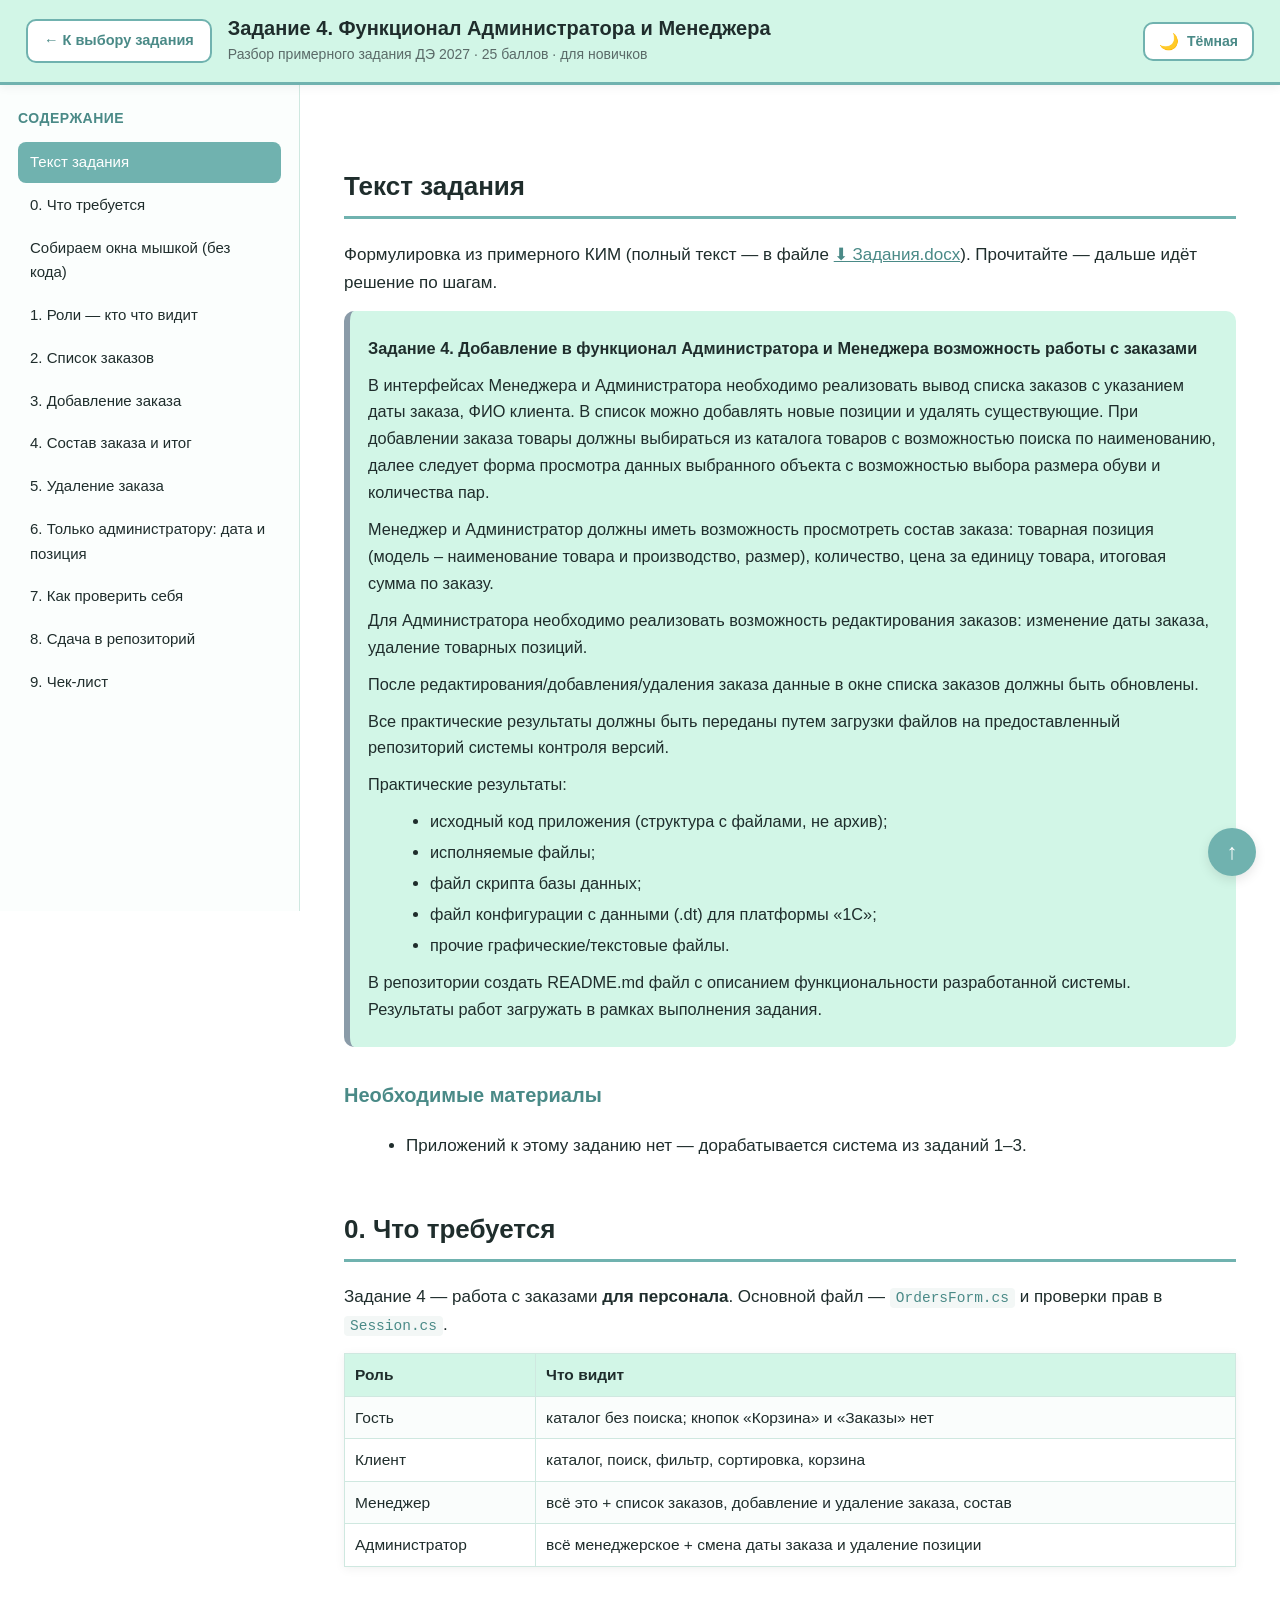
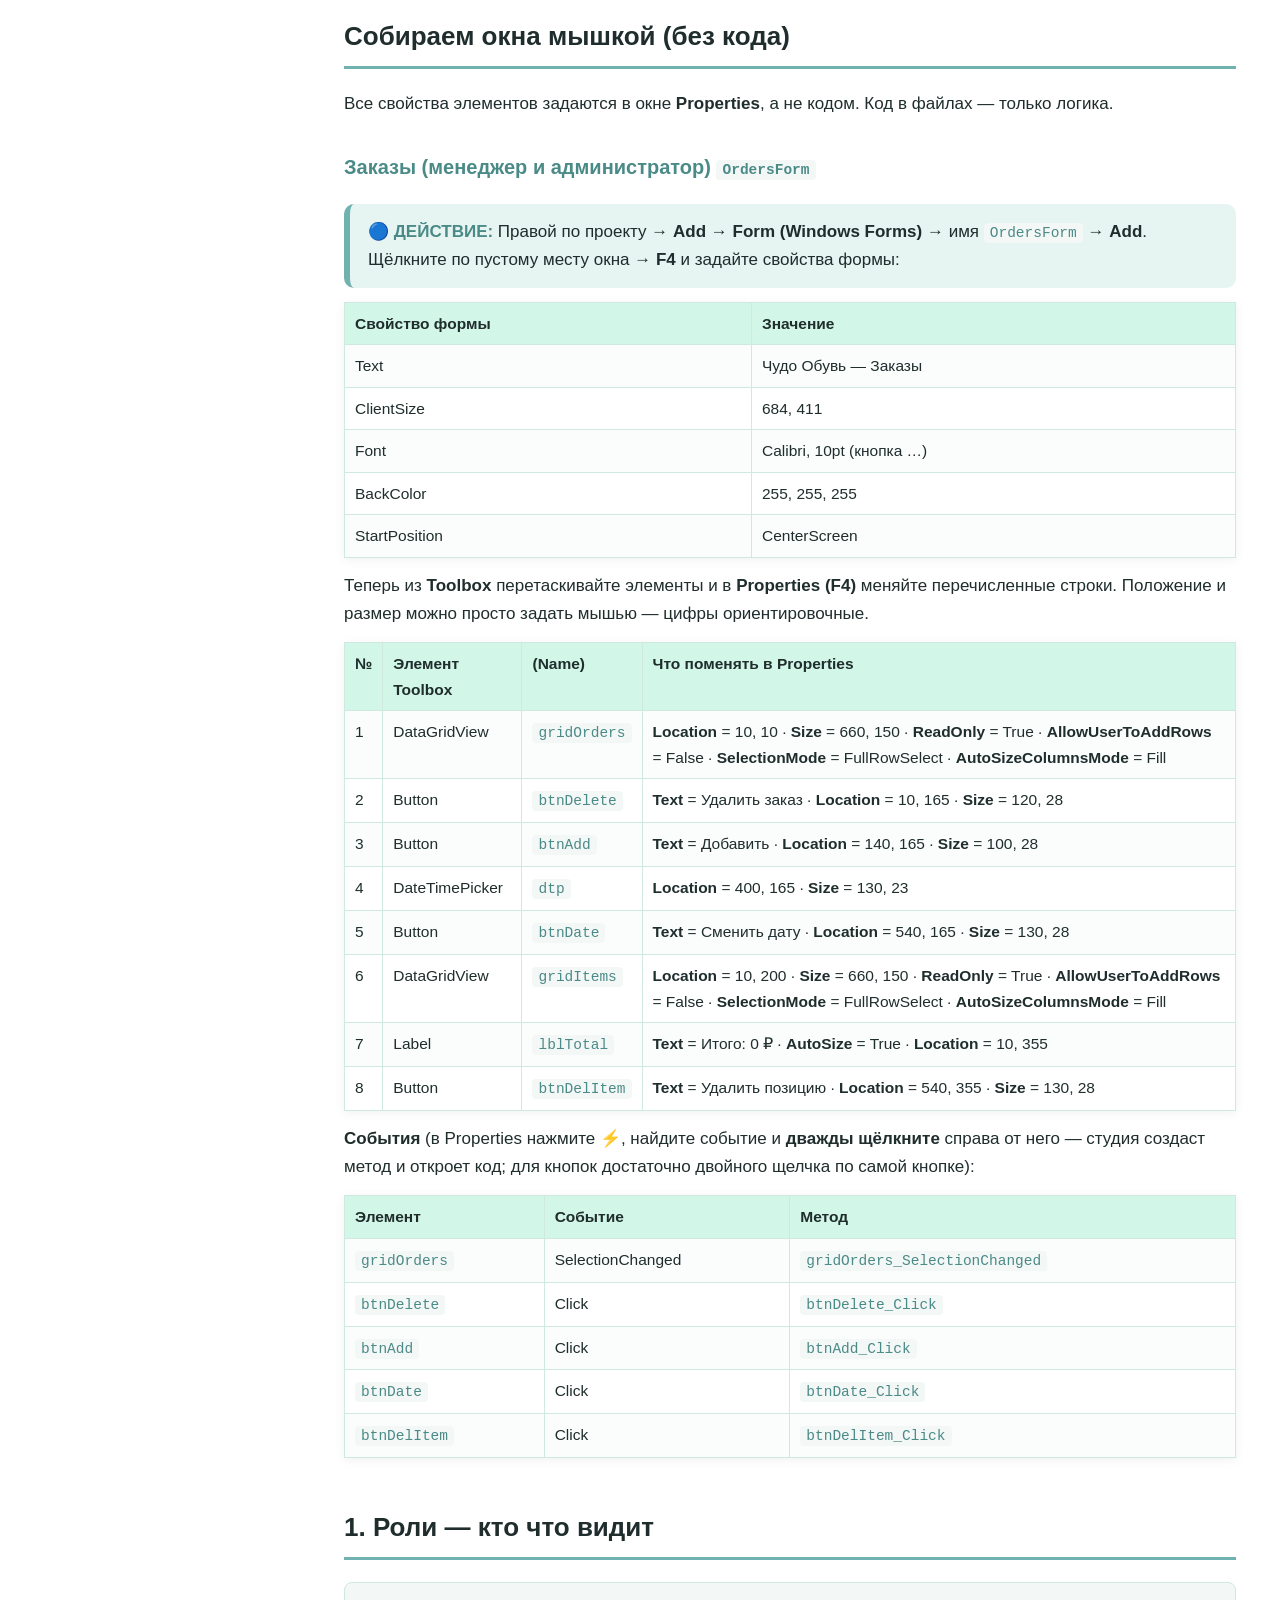
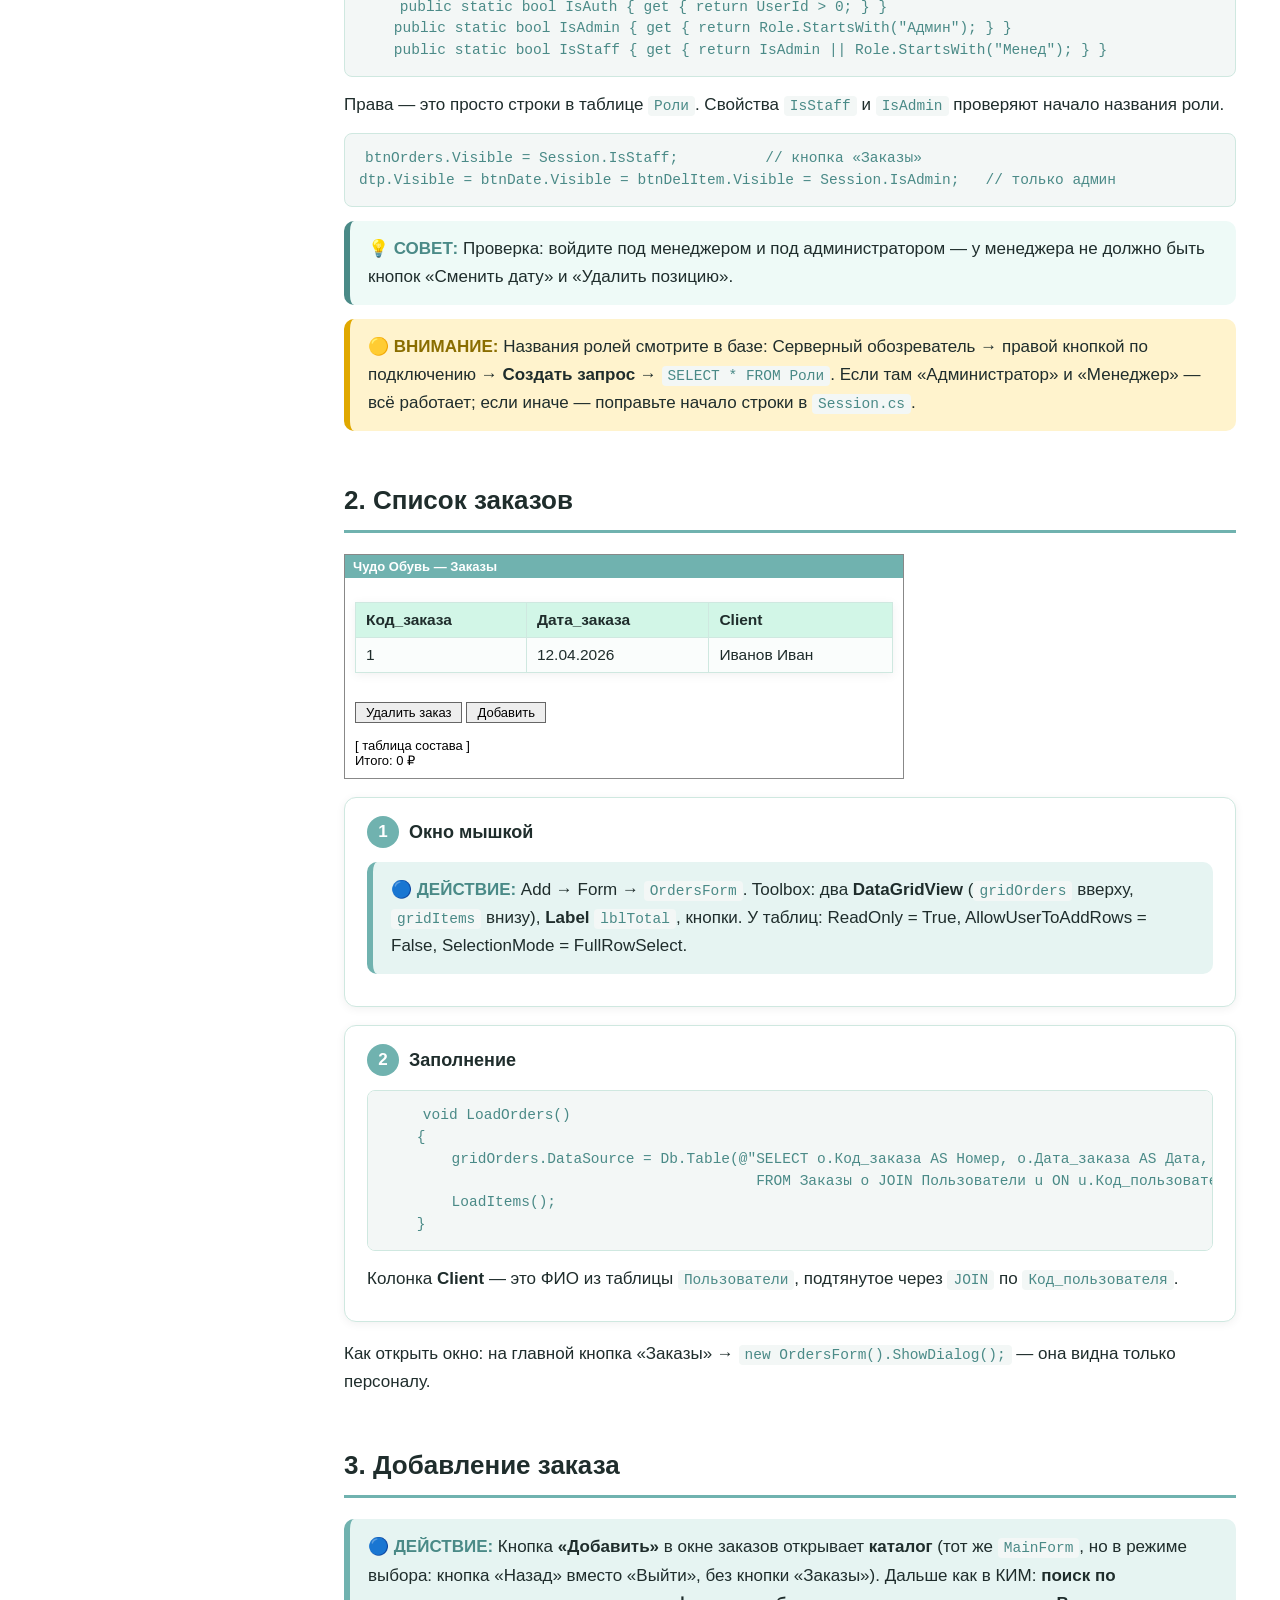
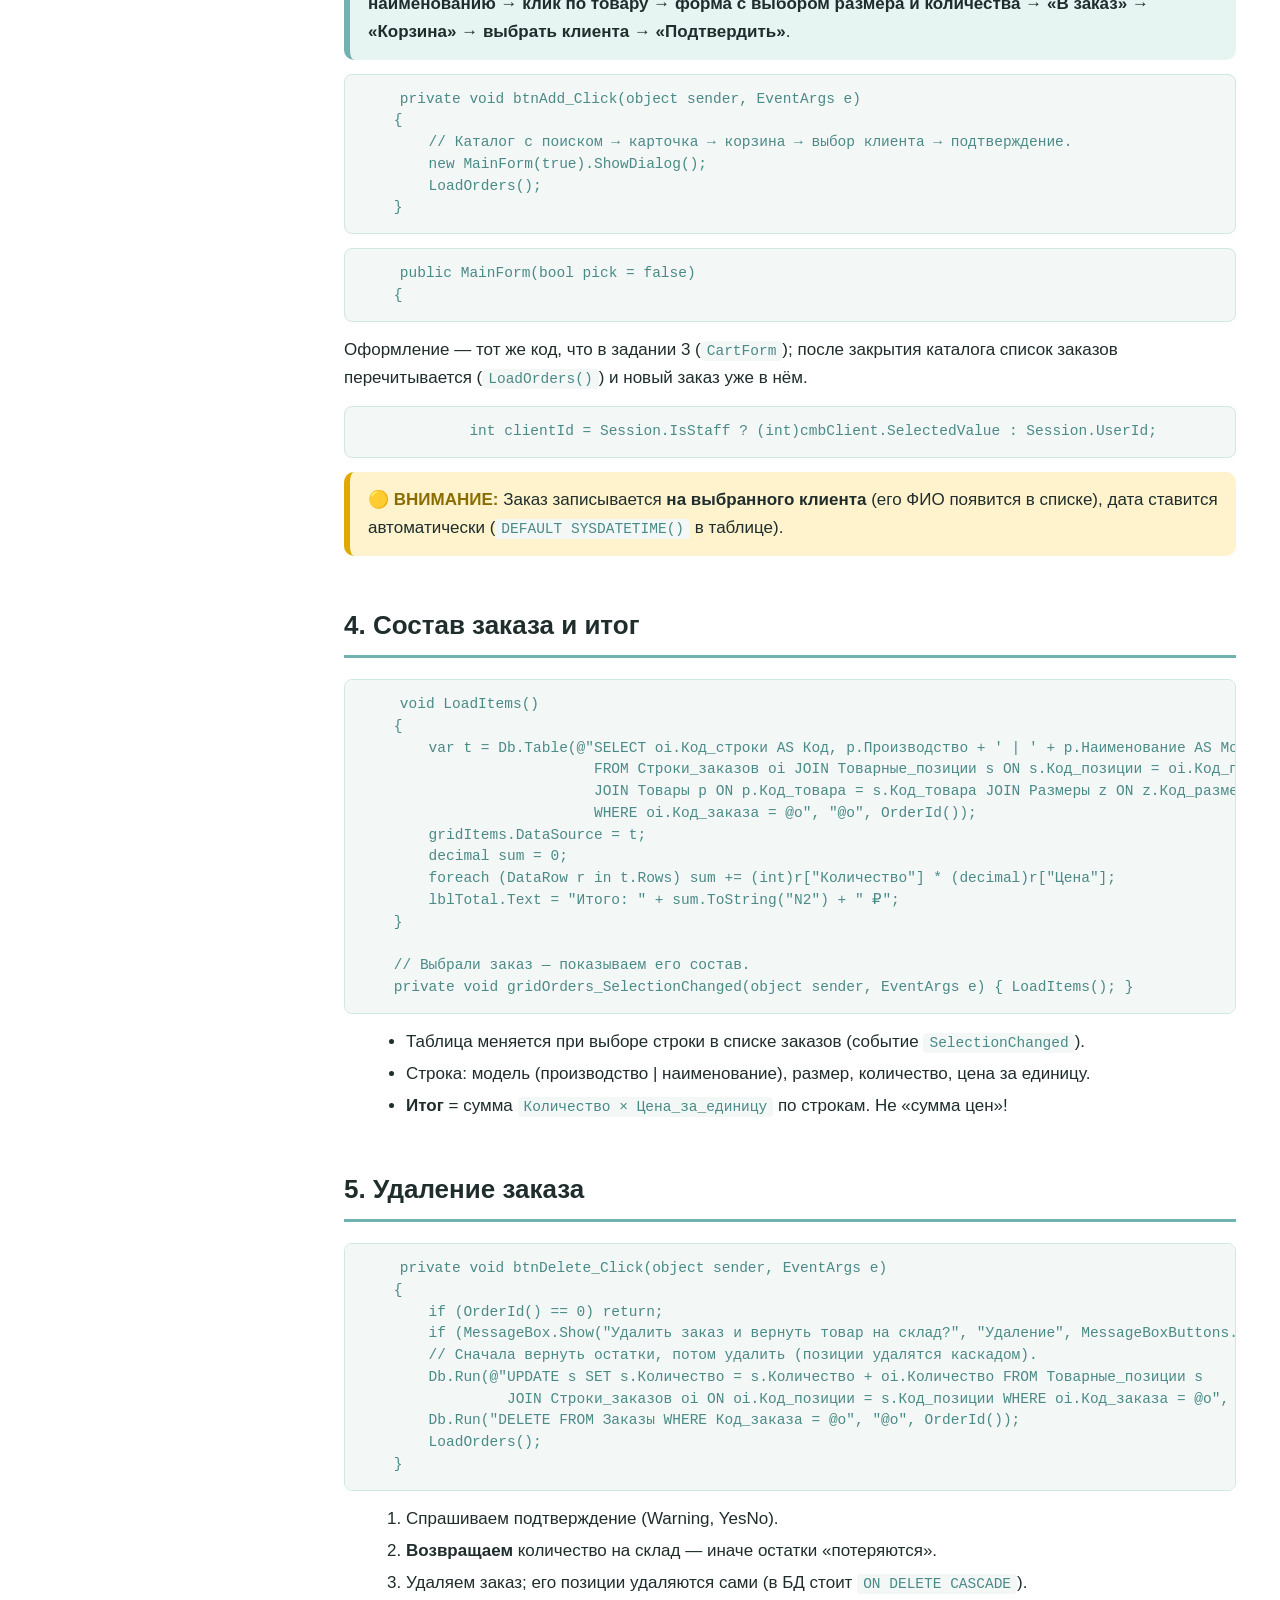
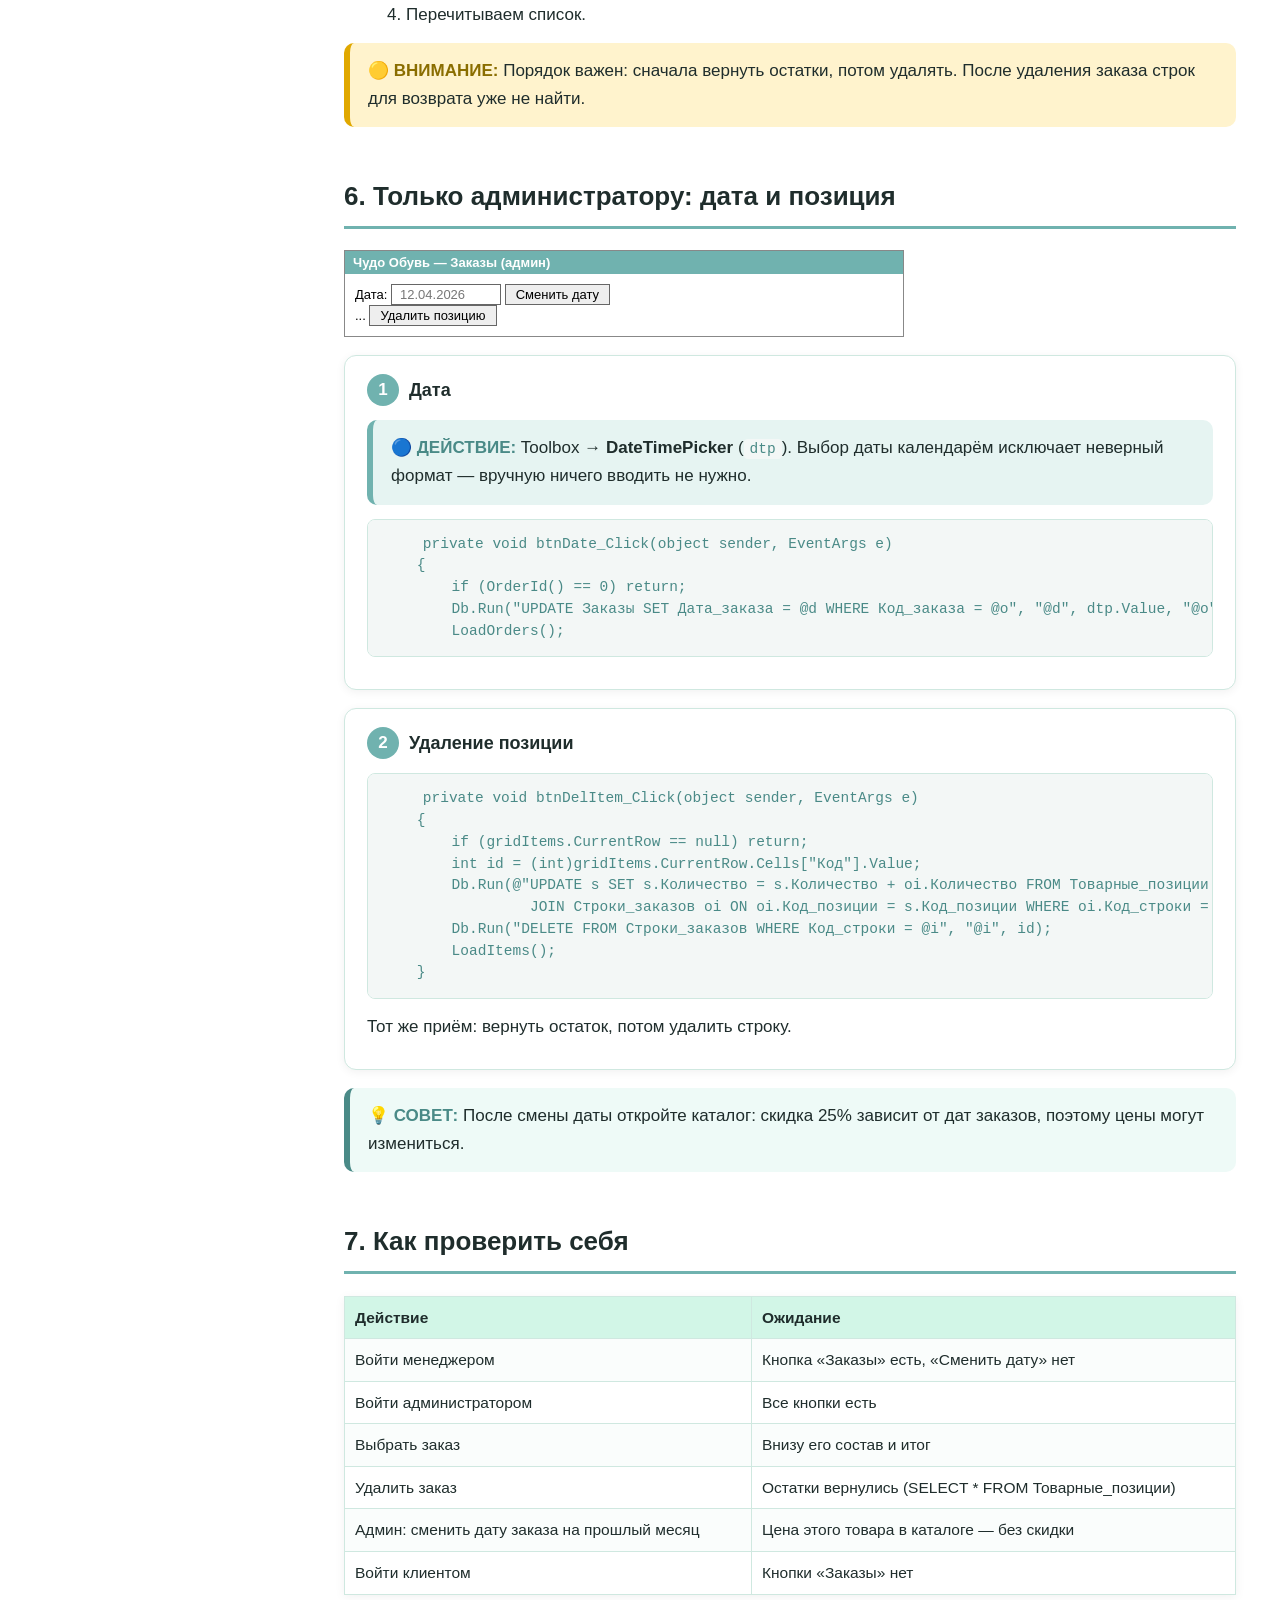
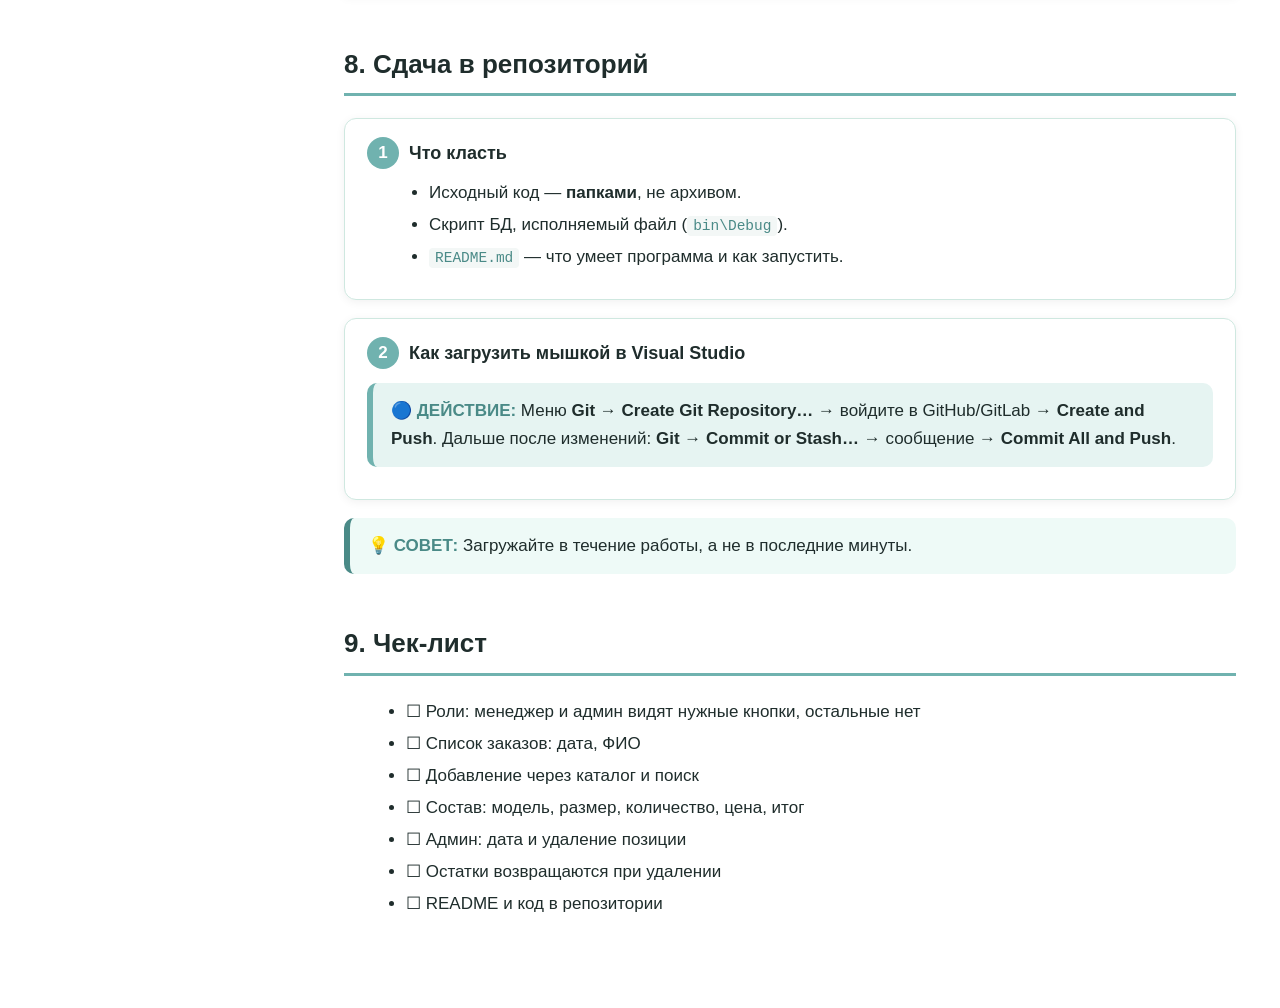
<file: tasks/task4.html>
<!DOCTYPE html>
<html lang="ru" data-theme="light"><head><meta charset="UTF-8"><meta name="viewport" content="width=device-width, initial-scale=1.0">
<title>Задание 4. Функционал Администратора и Менеджера — Разбор ДЭ 2027</title><link rel="stylesheet" href="../style.css"></head><body>
<header class="top"><a href="../index.html" class="nav-back">← К выбору задания</a>
<div class="brand"><h1>Задание 4. Функционал Администратора и Менеджера</h1><div class="sub">Разбор примерного задания ДЭ 2027 · 25 баллов · для новичков</div></div>
<button class="theme-toggle" id="themeToggle" title="Переключить тему"><span class="theme-icon">🌙</span><span class="theme-label">Тёмная</span></button></header>
<div class="layout"><nav class="side"><h3>Содержание</h3><a href="#tztext">Текст задания</a><a href="#intro">0. Что требуется</a><a href="#forms">Собираем окна мышкой (без кода)</a><a href="#roles">1. Роли — кто что видит</a><a href="#list">2. Список заказов</a><a href="#add">3. Добавление заказа</a><a href="#items">4. Состав заказа и итог</a><a href="#delete">5. Удаление заказа</a><a href="#admin">6. Только администратору: дата и позиция</a><a href="#test">7. Как проверить себя</a><a href="#repo">8. Сдача в репозиторий</a><a href="#check">9. Чек-лист</a></nav><main><section id="tztext"><h2>Текст задания</h2>
<p>Формулировка из примерного КИМ (полный текст — в файле <a href="../downloads/Задания.docx">⬇ Задания.docx</a>). Прочитайте — дальше идёт решение по шагам.</p>
<div class="block tz">
<p><b>Задание 4. Добавление в функционал Администратора и Менеджера возможность работы с заказами</b></p>
<p>В интерфейсах Менеджера и Администратора необходимо реализовать вывод списка заказов с указанием даты заказа, ФИО клиента. В список можно добавлять новые позиции и удалять существующие. При добавлении заказа товары должны выбираться из каталога товаров с возможностью поиска по наименованию, далее следует форма просмотра данных выбранного объекта с возможностью выбора размера обуви и количества пар.</p>
<p>Менеджер и Администратор должны иметь возможность просмотреть состав заказа: товарная позиция (модель – наименование товара и производство, размер), количество, цена за единицу товара, итоговая сумма по заказу.</p>
<p>Для Администратора необходимо реализовать возможность редактирования заказов: изменение даты заказа, удаление товарных позиций.</p>
<p>После редактирования/добавления/удаления заказа данные в окне списка заказов должны быть обновлены.</p>
<p>Все практические результаты должны быть переданы путем загрузки файлов на предоставленный репозиторий системы контроля версий.</p>
<p>Практические результаты:</p>
<ul>
<li>исходный код приложения (структура с файлами, не архив);</li>
<li>исполняемые файлы;</li>
<li>файл скрипта базы данных;</li>
<li>файл конфигурации с данными (.dt) для платформы «1С»;</li>
<li>прочие графические/текстовые файлы.</li>
</ul>
<p>В репозитории создать README.md файл с описанием функциональности разработанной системы. Результаты работ загружать в рамках выполнения задания.</p>
</div>
<h3>Необходимые материалы</h3>
<ul>
<li>Приложений к этому заданию нет — дорабатывается система из заданий 1–3.</li>
</ul>
</section>

<section id="intro"><h2>0. Что требуется</h2><p>Задание 4 — работа с заказами <b>для персонала</b>. Основной файл — <code>OrdersForm.cs</code> и проверки прав в <code>Session.cs</code>.</p><table><tr><th>Роль</th><th>Что видит</th></tr><tr><td>Гость</td><td>каталог без поиска; кнопок «Корзина» и «Заказы» нет</td></tr><tr><td>Клиент</td><td>каталог, поиск, фильтр, сортировка, корзина</td></tr><tr><td>Менеджер</td><td>всё это + список заказов, добавление и удаление заказа, состав</td></tr><tr><td>Администратор</td><td>всё менеджерское + смена даты заказа и удаление позиции</td></tr></table></section><section id="forms"><h2>Собираем окна мышкой (без кода)</h2><p>Все свойства элементов задаются в окне <b>Properties</b>, а не кодом. Код в файлах — только логика.</p><h3>Заказы (менеджер и администратор) <code>OrdersForm</code></h3><div class="block action">Правой по проекту → <b>Add → Form (Windows Forms)</b> → имя <code>OrdersForm</code> → <b>Add</b>. Щёлкните по пустому месту окна → <b>F4</b> и задайте свойства формы:</div><table><tr><th>Свойство формы</th><th>Значение</th></tr><tr><td>Text</td><td>Чудо Обувь — Заказы</td></tr><tr><td>ClientSize</td><td>684, 411</td></tr><tr><td>Font</td><td>Calibri, 10pt (кнопка …)</td></tr><tr><td>BackColor</td><td>255, 255, 255</td></tr><tr><td>StartPosition</td><td>CenterScreen</td></tr></table><p>Теперь из <b>Toolbox</b> перетаскивайте элементы и в <b>Properties (F4)</b> меняйте перечисленные строки. Положение и размер можно просто задать мышью — цифры ориентировочные.</p><table><tr><th>№</th><th>Элемент Toolbox</th><th>(Name)</th><th>Что поменять в Properties</th></tr><tr><td>1</td><td>DataGridView</td><td><code>gridOrders</code></td><td><b>Location</b> = 10, 10 · <b>Size</b> = 660, 150 · <b>ReadOnly</b> = True · <b>AllowUserToAddRows</b> = False · <b>SelectionMode</b> = FullRowSelect · <b>AutoSizeColumnsMode</b> = Fill</td></tr><tr><td>2</td><td>Button</td><td><code>btnDelete</code></td><td><b>Text</b> = Удалить заказ · <b>Location</b> = 10, 165 · <b>Size</b> = 120, 28</td></tr><tr><td>3</td><td>Button</td><td><code>btnAdd</code></td><td><b>Text</b> = Добавить · <b>Location</b> = 140, 165 · <b>Size</b> = 100, 28</td></tr><tr><td>4</td><td>DateTimePicker</td><td><code>dtp</code></td><td><b>Location</b> = 400, 165 · <b>Size</b> = 130, 23</td></tr><tr><td>5</td><td>Button</td><td><code>btnDate</code></td><td><b>Text</b> = Сменить дату · <b>Location</b> = 540, 165 · <b>Size</b> = 130, 28</td></tr><tr><td>6</td><td>DataGridView</td><td><code>gridItems</code></td><td><b>Location</b> = 10, 200 · <b>Size</b> = 660, 150 · <b>ReadOnly</b> = True · <b>AllowUserToAddRows</b> = False · <b>SelectionMode</b> = FullRowSelect · <b>AutoSizeColumnsMode</b> = Fill</td></tr><tr><td>7</td><td>Label</td><td><code>lblTotal</code></td><td><b>Text</b> = Итого: 0 ₽ · <b>AutoSize</b> = True · <b>Location</b> = 10, 355</td></tr><tr><td>8</td><td>Button</td><td><code>btnDelItem</code></td><td><b>Text</b> = Удалить позицию · <b>Location</b> = 540, 355 · <b>Size</b> = 130, 28</td></tr></table><p><b>События</b> (в Properties нажмите ⚡, найдите событие и <b>дважды щёлкните</b> справа от него — студия создаст метод и откроет код; для кнопок достаточно двойного щелчка по самой кнопке):</p><table><tr><th>Элемент</th><th>Событие</th><th>Метод</th></tr><tr><td><code>gridOrders</code></td><td>SelectionChanged</td><td><code>gridOrders_SelectionChanged</code></td></tr><tr><td><code>btnDelete</code></td><td>Click</td><td><code>btnDelete_Click</code></td></tr><tr><td><code>btnAdd</code></td><td>Click</td><td><code>btnAdd_Click</code></td></tr><tr><td><code>btnDate</code></td><td>Click</td><td><code>btnDate_Click</code></td></tr><tr><td><code>btnDelItem</code></td><td>Click</td><td><code>btnDelItem_Click</code></td></tr></table></section><section id="roles"><h2>1. Роли — кто что видит</h2><pre><code>    public static bool IsAuth { get { return UserId > 0; } }
    public static bool IsAdmin { get { return Role.StartsWith("Админ"); } }
    public static bool IsStaff { get { return IsAdmin || Role.StartsWith("Менед"); } }</code></pre><p>Права — это просто строки в таблице <code>Роли</code>. Свойства <code>IsStaff</code> и <code>IsAdmin</code> проверяют начало названия роли.</p><pre><code>btnOrders.Visible = Session.IsStaff;          // кнопка «Заказы»
dtp.Visible = btnDate.Visible = btnDelItem.Visible = Session.IsAdmin;   // только админ</code></pre><div class="block tip">Проверка: войдите под менеджером и под администратором — у менеджера не должно быть кнопок «Сменить дату» и «Удалить позицию».</div><div class="block warn">Названия ролей смотрите в базе: Серверный обозреватель → правой кнопкой по подключению → <b>Создать запрос</b> → <code>SELECT * FROM Роли</code>. Если там «Администратор» и «Менеджер» — всё работает; если иначе — поправьте начало строки в <code>Session.cs</code>.</div></section><section id="list"><h2>2. Список заказов</h2><div style="border:1px solid #888;max-width:560px;margin:10px 0;background:#fff;color:#000;font:13px Calibri,sans-serif"><div style="background:#70B2AF;color:#fff;padding:4px 8px"><b>Чудо Обувь — Заказы</b></div><div style="padding:10px"><table border=1 cellpadding=3 style="border-collapse:collapse"><tr><th>Код_заказа</th><th>Дата_заказа</th><th>Client</th></tr><tr><td>1</td><td>12.04.2026</td><td>Иванов Иван</td></tr></table><br><span style="border:1px solid #666;background:#eee;padding:2px 10px;margin-right:4px;display:inline-block">Удалить заказ</span><span style="border:1px solid #666;background:#eee;padding:2px 10px;margin-right:4px;display:inline-block">Добавить</span><br><br>[ таблица состава ]<br>Итого: 0 ₽</div></div><div class="step"><span class="num">1</span><h4>Окно мышкой</h4><div class="block action">Add → Form → <code>OrdersForm</code>. Toolbox: два <b>DataGridView</b> (<code>gridOrders</code> вверху, <code>gridItems</code> внизу), <b>Label</b> <code>lblTotal</code>, кнопки. У таблиц: ReadOnly = True, AllowUserToAddRows = False, SelectionMode = FullRowSelect.</div></div><div class="step"><span class="num">2</span><h4>Заполнение</h4><pre><code>    void LoadOrders()
    {
        gridOrders.DataSource = Db.Table(@"SELECT o.Код_заказа AS Номер, o.Дата_заказа AS Дата, u.Фамилия + ' ' + u.Имя AS Клиент
                                           FROM Заказы o JOIN Пользователи u ON u.Код_пользователя = o.Код_пользователя ORDER BY o.Дата_заказа DESC");
        LoadItems();
    }</code></pre><p>Колонка <b>Client</b> — это ФИО из таблицы <code>Пользователи</code>, подтянутое через <code>JOIN</code> по <code>Код_пользователя</code>.</p></div><p>Как открыть окно: на главной кнопка «Заказы» → <code>new OrdersForm().ShowDialog();</code> — она видна только персоналу.</p></section><section id="add"><h2>3. Добавление заказа</h2><div class="block action">Кнопка <b>«Добавить»</b> в окне заказов открывает <b>каталог</b> (тот же <code>MainForm</code>, но в режиме выбора: кнопка «Назад» вместо «Выйти», без кнопки «Заказы»). Дальше как в КИМ: <b>поиск по наименованию → клик по товару → форма с выбором размера и количества → «В заказ» → «Корзина» → выбрать клиента → «Подтвердить»</b>.</div><pre><code>    private void btnAdd_Click(object sender, EventArgs e)
    {
        // Каталог с поиском → карточка → корзина → выбор клиента → подтверждение.
        new MainForm(true).ShowDialog();
        LoadOrders();
    }</code></pre><pre><code>    public MainForm(bool pick = false)
    {</code></pre><p>Оформление — тот же код, что в задании 3 (<code>CartForm</code>); после закрытия каталога список заказов перечитывается (<code>LoadOrders()</code>) и новый заказ уже в нём.</p><pre><code>            int clientId = Session.IsStaff ? (int)cmbClient.SelectedValue : Session.UserId;</code></pre><div class="block warn">Заказ записывается <b>на выбранного клиента</b> (его ФИО появится в списке), дата ставится автоматически (<code>DEFAULT SYSDATETIME()</code> в таблице).</div></section><section id="items"><h2>4. Состав заказа и итог</h2><pre><code>    void LoadItems()
    {
        var t = Db.Table(@"SELECT oi.Код_строки AS Код, p.Производство + ' | ' + p.Наименование AS Модель, z.Размер AS Размер, oi.Количество AS Количество, oi.Цена_за_единицу AS Цена
                           FROM Строки_заказов oi JOIN Товарные_позиции s ON s.Код_позиции = oi.Код_позиции
                           JOIN Товары p ON p.Код_товара = s.Код_товара JOIN Размеры z ON z.Код_размера = s.Код_размера
                           WHERE oi.Код_заказа = @o", "@o", OrderId());
        gridItems.DataSource = t;
        decimal sum = 0;
        foreach (DataRow r in t.Rows) sum += (int)r["Количество"] * (decimal)r["Цена"];
        lblTotal.Text = "Итого: " + sum.ToString("N2") + " ₽";
    }

    // Выбрали заказ — показываем его состав.
    private void gridOrders_SelectionChanged(object sender, EventArgs e) { LoadItems(); }</code></pre><ul><li>Таблица меняется при выборе строки в списке заказов (событие <code>SelectionChanged</code>).</li><li>Строка: модель (производство | наименование), размер, количество, цена за единицу.</li><li><b>Итог</b> = сумма <code>Количество × Цена_за_единицу</code> по строкам. Не «сумма цен»!</li></ul></section><section id="delete"><h2>5. Удаление заказа</h2><pre><code>    private void btnDelete_Click(object sender, EventArgs e)
    {
        if (OrderId() == 0) return;
        if (MessageBox.Show("Удалить заказ и вернуть товар на склад?", "Удаление", MessageBoxButtons.YesNo, MessageBoxIcon.Warning) != DialogResult.Yes) return;
        // Сначала вернуть остатки, потом удалить (позиции удалятся каскадом).
        Db.Run(@"UPDATE s SET s.Количество = s.Количество + oi.Количество FROM Товарные_позиции s
                 JOIN Строки_заказов oi ON oi.Код_позиции = s.Код_позиции WHERE oi.Код_заказа = @o", "@o", OrderId());
        Db.Run("DELETE FROM Заказы WHERE Код_заказа = @o", "@o", OrderId());
        LoadOrders();
    }</code></pre><ol><li>Спрашиваем подтверждение (Warning, YesNo).</li><li><b>Возвращаем</b> количество на склад — иначе остатки «потеряются».</li><li>Удаляем заказ; его позиции удаляются сами (в БД стоит <code>ON DELETE CASCADE</code>).</li><li>Перечитываем список.</li></ol><div class="block warn">Порядок важен: сначала вернуть остатки, потом удалять. После удаления заказа строк для возврата уже не найти.</div></section><section id="admin"><h2>6. Только администратору: дата и позиция</h2><div style="border:1px solid #888;max-width:560px;margin:10px 0;background:#fff;color:#000;font:13px Calibri,sans-serif"><div style="background:#70B2AF;color:#fff;padding:4px 8px"><b>Чудо Обувь — Заказы (админ)</b></div><div style="padding:10px">Дата: <span style="border:1px solid #666;padding:2px 8px;display:inline-block;min-width:110px;color:#777">12.04.2026</span> <span style="border:1px solid #666;background:#eee;padding:2px 10px;margin-right:4px;display:inline-block">Сменить дату</span><br>... <span style="border:1px solid #666;background:#eee;padding:2px 10px;margin-right:4px;display:inline-block">Удалить позицию</span></div></div><div class="step"><span class="num">1</span><h4>Дата</h4><div class="block action">Toolbox → <b>DateTimePicker</b> (<code>dtp</code>). Выбор даты календарём исключает неверный формат — вручную ничего вводить не нужно.</div><pre><code>    private void btnDate_Click(object sender, EventArgs e)
    {
        if (OrderId() == 0) return;
        Db.Run("UPDATE Заказы SET Дата_заказа = @d WHERE Код_заказа = @o", "@d", dtp.Value, "@o", OrderId());
        LoadOrders();</code></pre></div><div class="step"><span class="num">2</span><h4>Удаление позиции</h4><pre><code>    private void btnDelItem_Click(object sender, EventArgs e)
    {
        if (gridItems.CurrentRow == null) return;
        int id = (int)gridItems.CurrentRow.Cells["Код"].Value;
        Db.Run(@"UPDATE s SET s.Количество = s.Количество + oi.Количество FROM Товарные_позиции s
                 JOIN Строки_заказов oi ON oi.Код_позиции = s.Код_позиции WHERE oi.Код_строки = @i", "@i", id);
        Db.Run("DELETE FROM Строки_заказов WHERE Код_строки = @i", "@i", id);
        LoadItems();
    }</code></pre><p>Тот же приём: вернуть остаток, потом удалить строку.</p></div><div class="block tip">После смены даты откройте каталог: скидка 25% зависит от дат заказов, поэтому цены могут измениться.</div></section><section id="test"><h2>7. Как проверить себя</h2><table><tr><th>Действие</th><th>Ожидание</th></tr><tr><td>Войти менеджером</td><td>Кнопка «Заказы» есть, «Сменить дату» нет</td></tr><tr><td>Войти администратором</td><td>Все кнопки есть</td></tr><tr><td>Выбрать заказ</td><td>Внизу его состав и итог</td></tr><tr><td>Удалить заказ</td><td>Остатки вернулись (SELECT * FROM Товарные_позиции)</td></tr><tr><td>Админ: сменить дату заказа на прошлый месяц</td><td>Цена этого товара в каталоге — без скидки</td></tr><tr><td>Войти клиентом</td><td>Кнопки «Заказы» нет</td></tr></table></section><section id="repo"><h2>8. Сдача в репозиторий</h2><div class="step"><span class="num">1</span><h4>Что класть</h4><ul><li>Исходный код — <b>папками</b>, не архивом.</li><li>Скрипт БД, исполняемый файл (<code>bin\Debug</code>).</li><li><code>README.md</code> — что умеет программа и как запустить.</li></ul></div><div class="step"><span class="num">2</span><h4>Как загрузить мышкой в Visual Studio</h4><div class="block action">Меню <b>Git → Create Git Repository…</b> → войдите в GitHub/GitLab → <b>Create and Push</b>. Дальше после изменений: <b>Git → Commit or Stash…</b> → сообщение → <b>Commit All and Push</b>.</div></div><div class="block tip">Загружайте в течение работы, а не в последние минуты.</div></section><section id="check"><h2>9. Чек-лист</h2><ul><li>☐ Роли: менеджер и админ видят нужные кнопки, остальные нет</li><li>☐ Список заказов: дата, ФИО</li><li>☐ Добавление через каталог и поиск</li><li>☐ Состав: модель, размер, количество, цена, итог</li><li>☐ Админ: дата и удаление позиции</li><li>☐ Остатки возвращаются при удалении</li><li>☐ README и код в репозитории</li></ul></section></main></div>
<a href="#" class="top-link" title="Наверх">↑</a><script src="../script.js"></script></body></html>
</file>
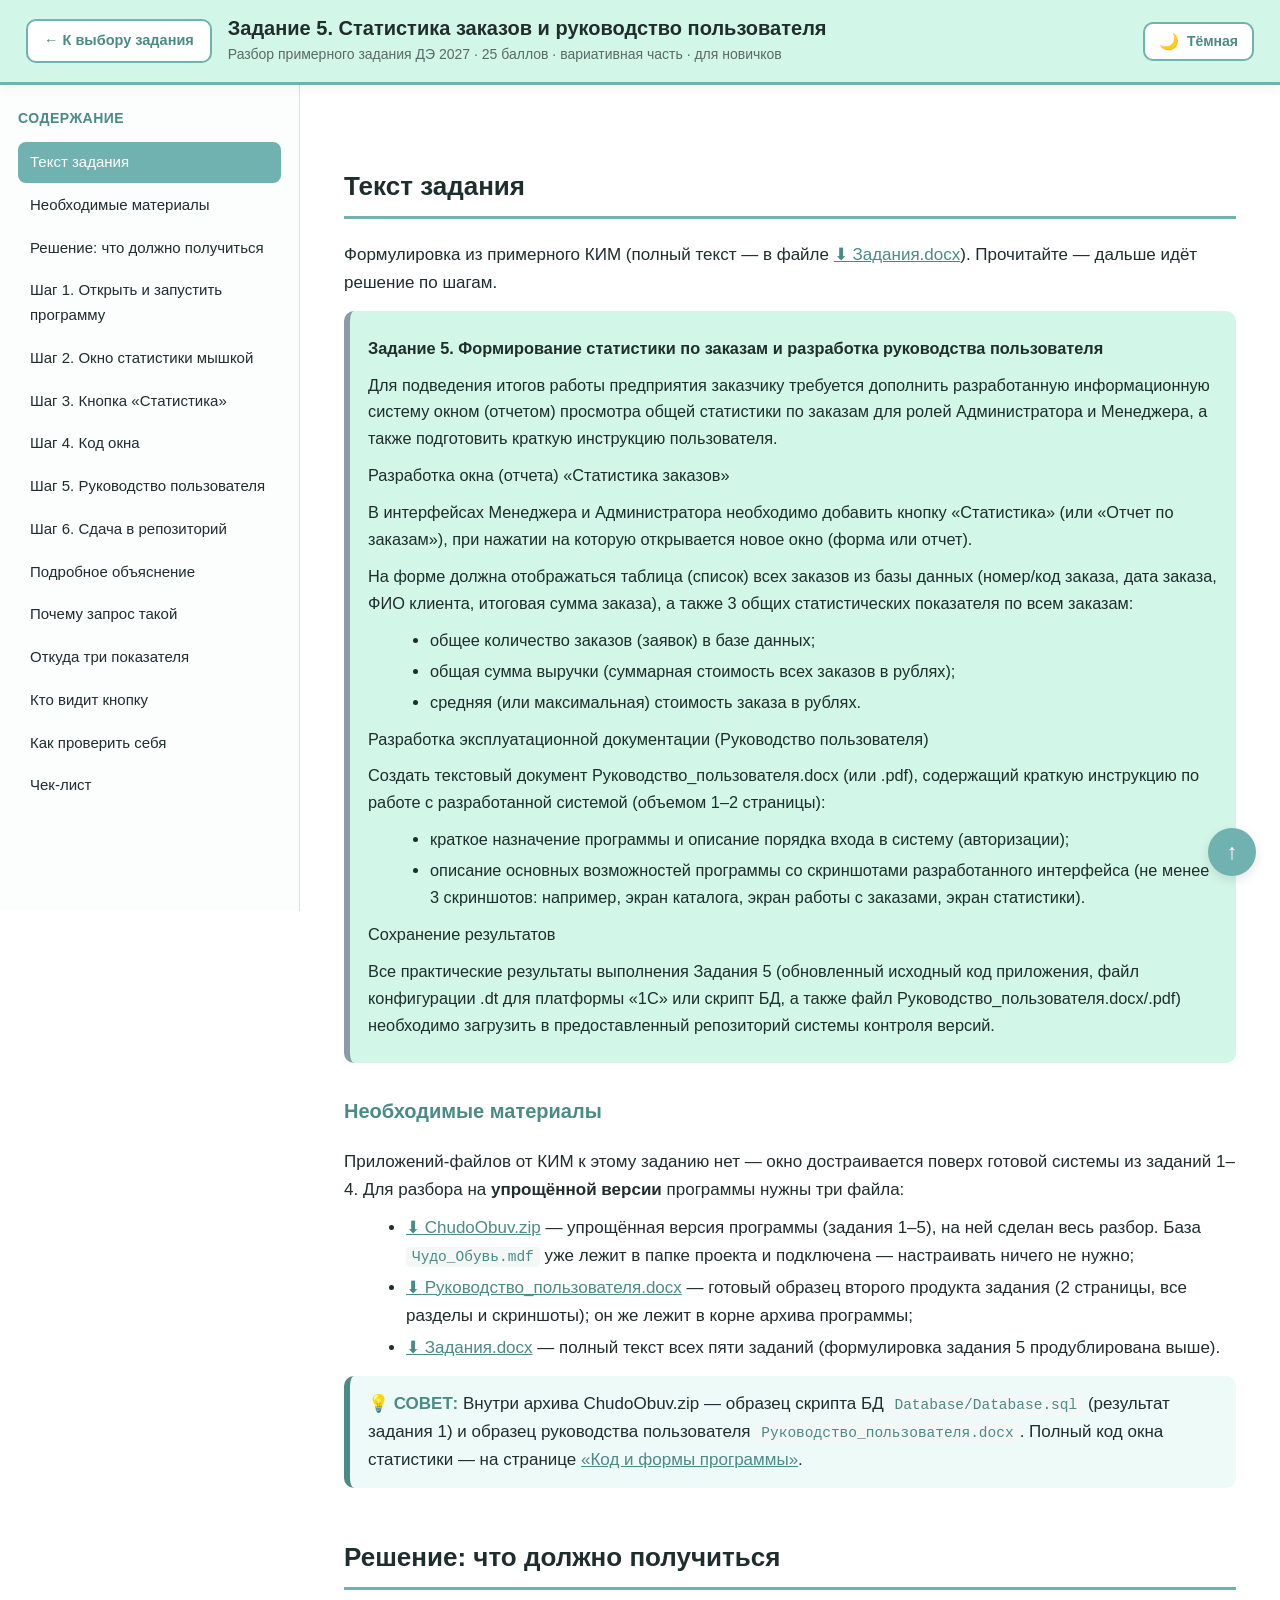
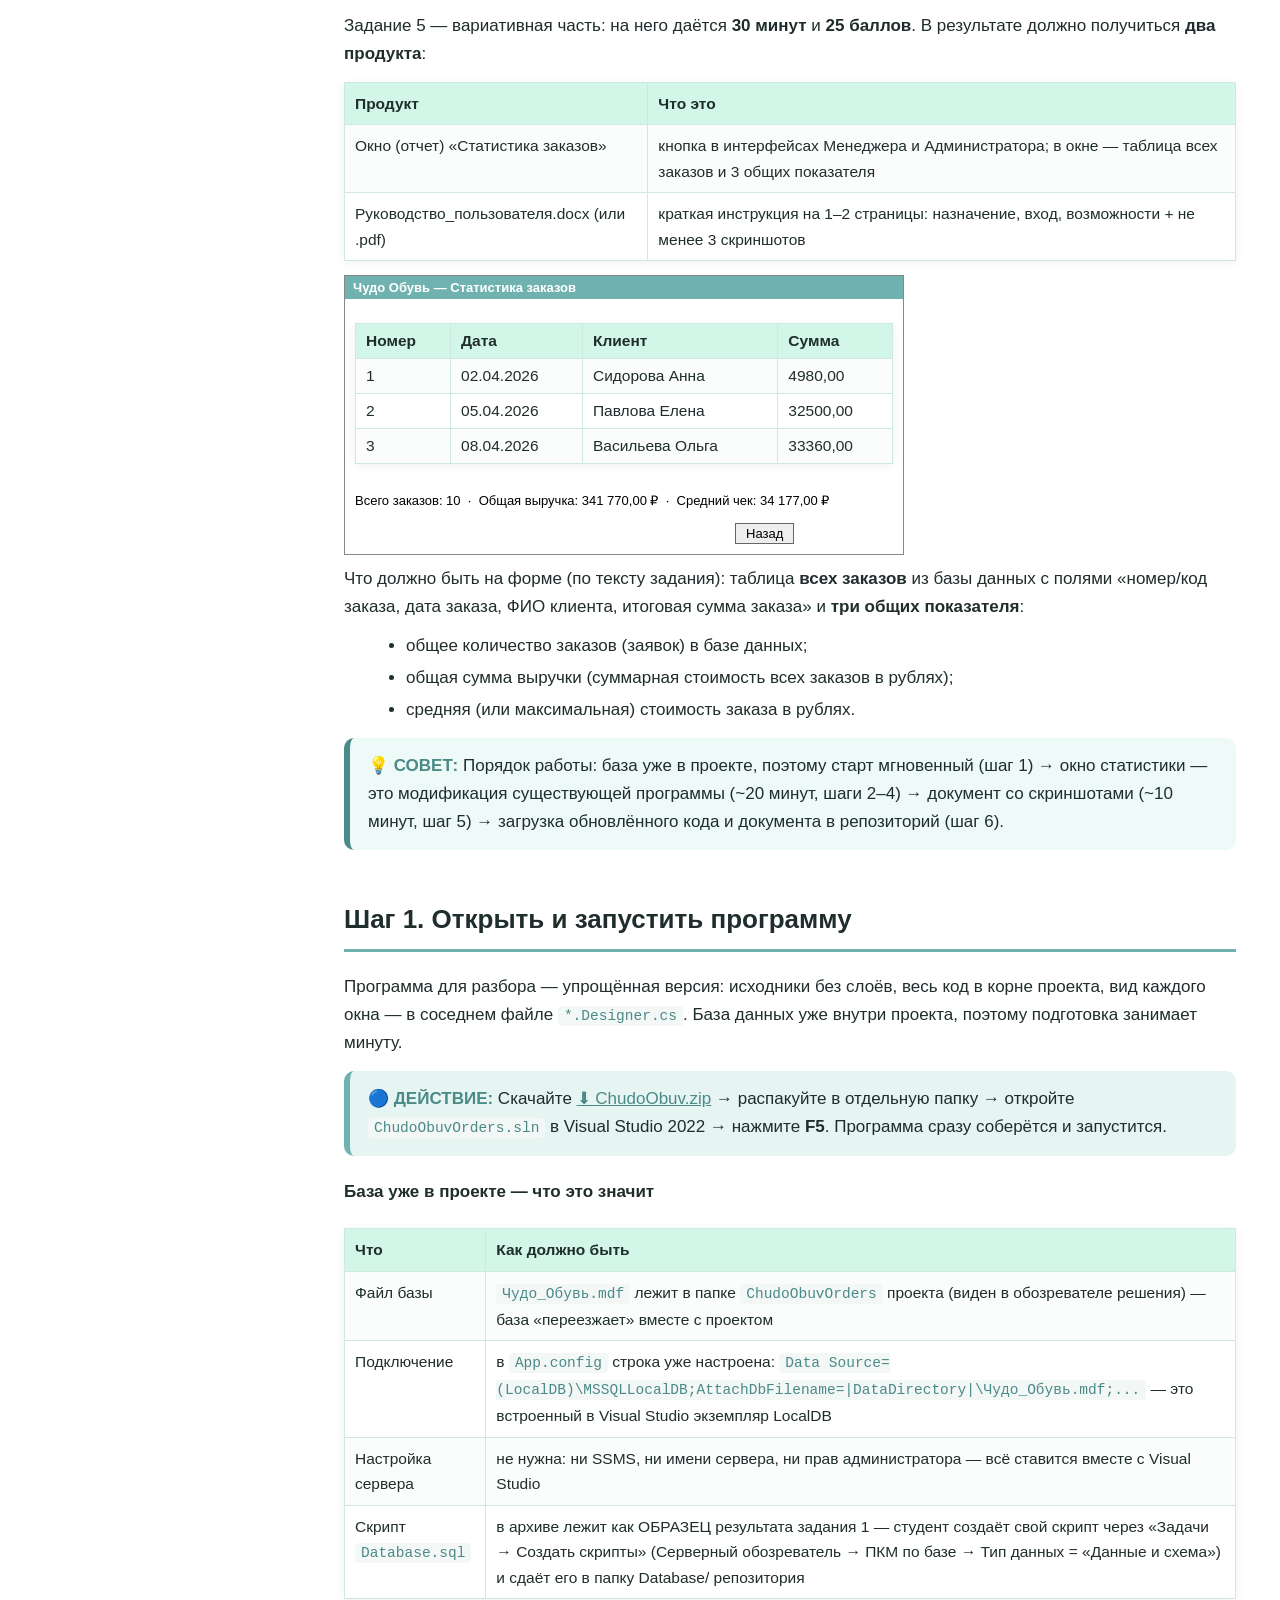
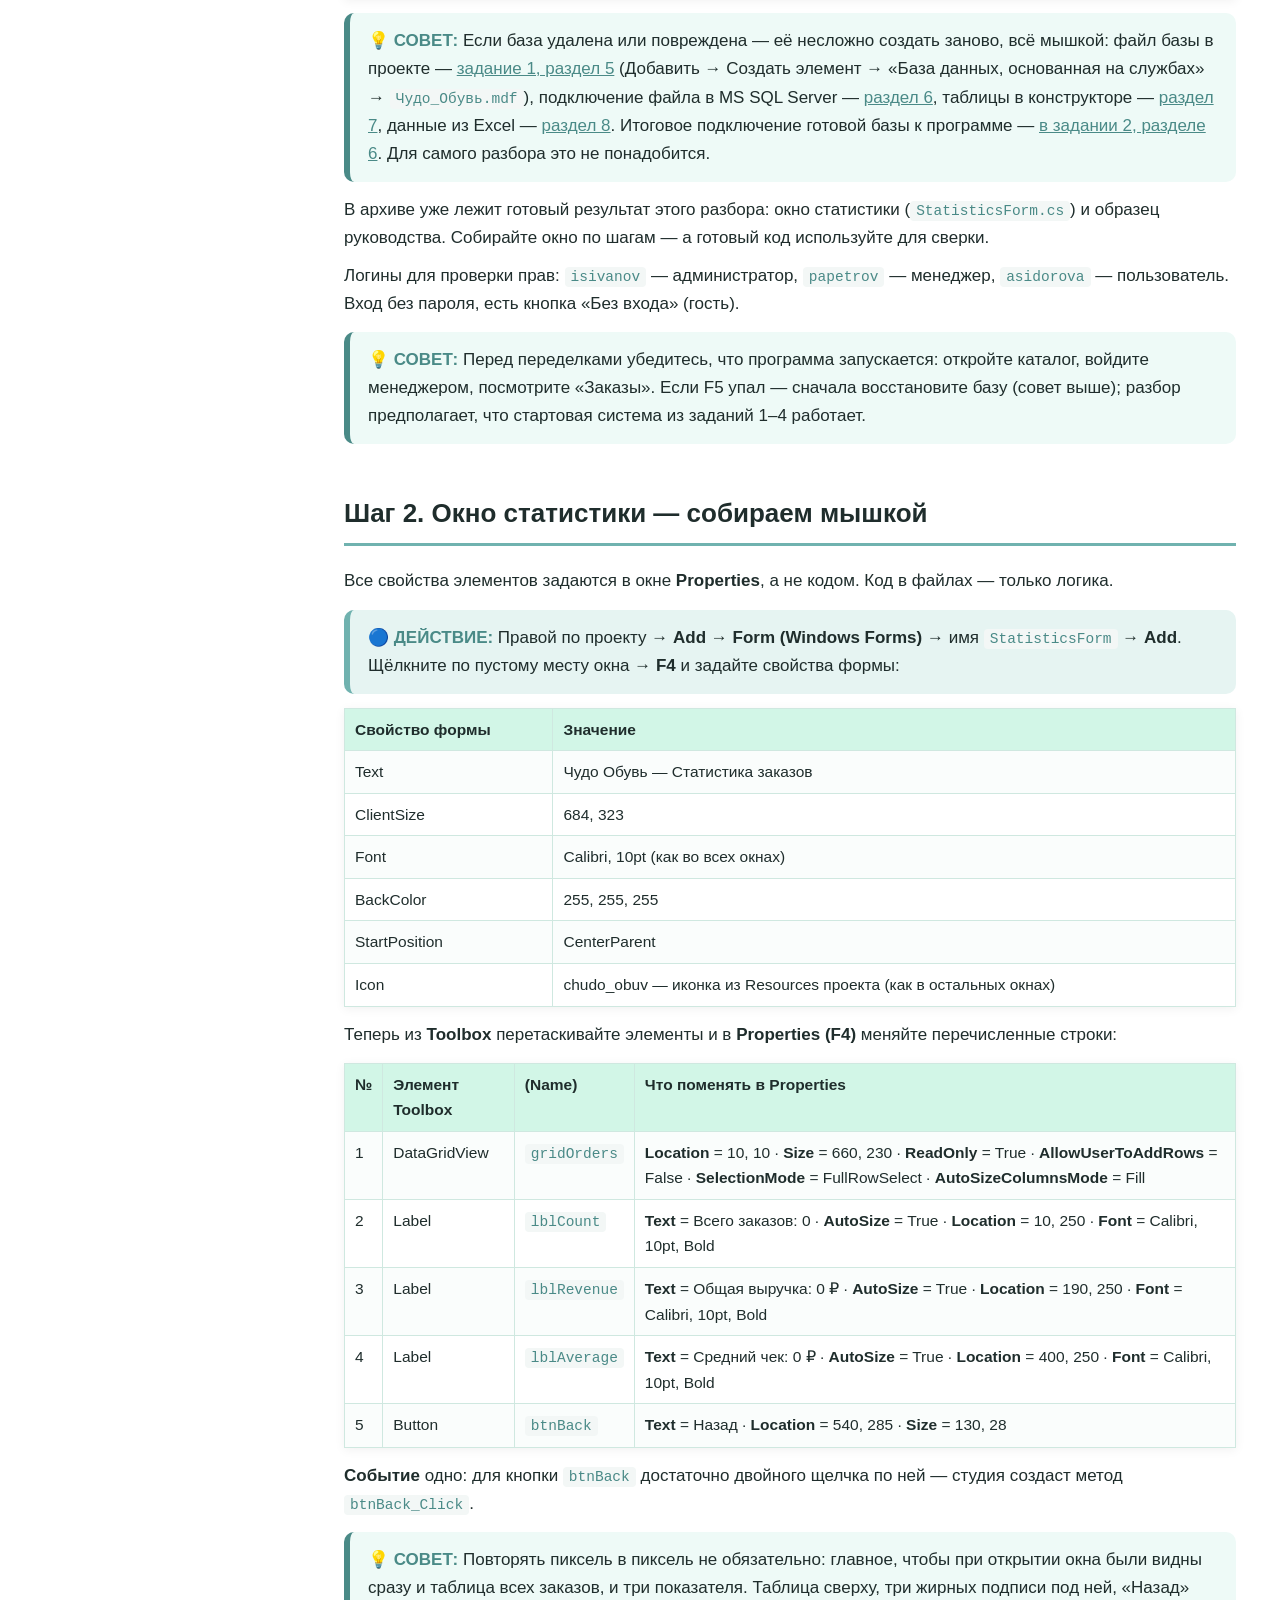
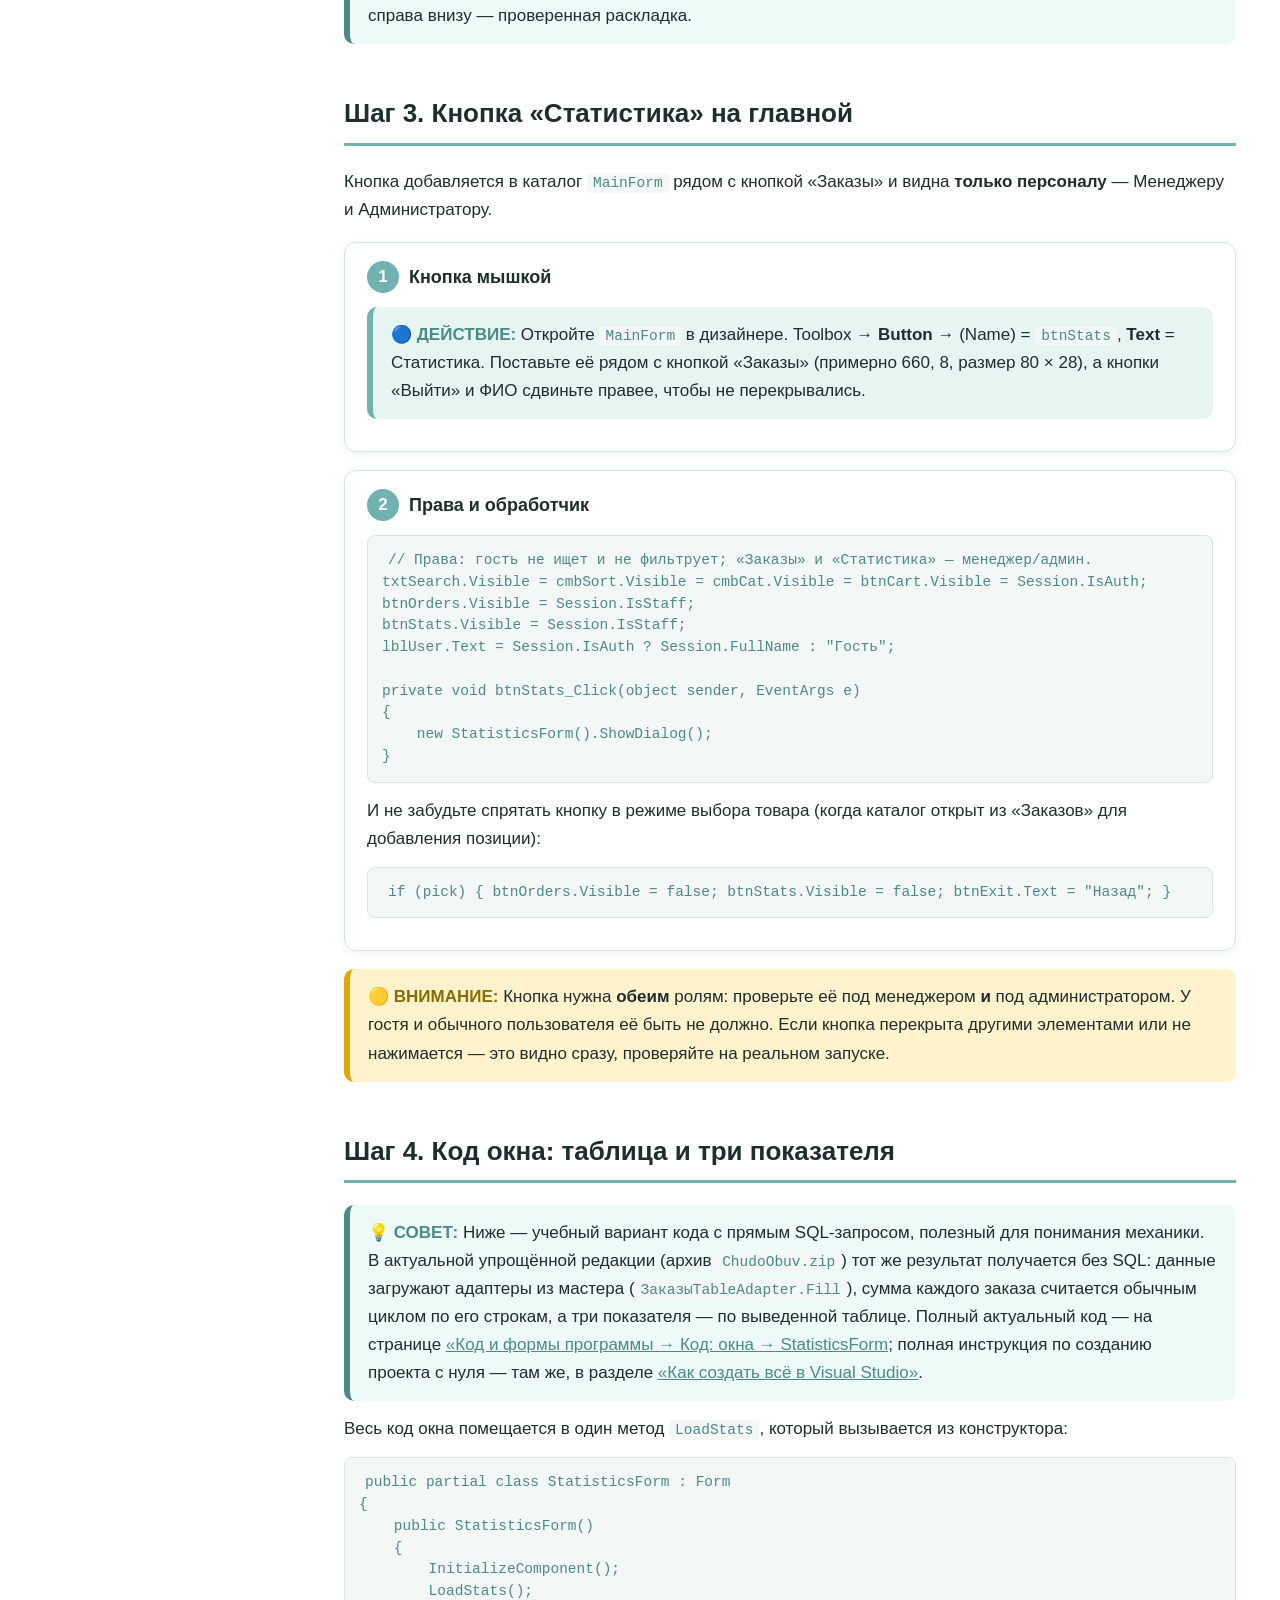
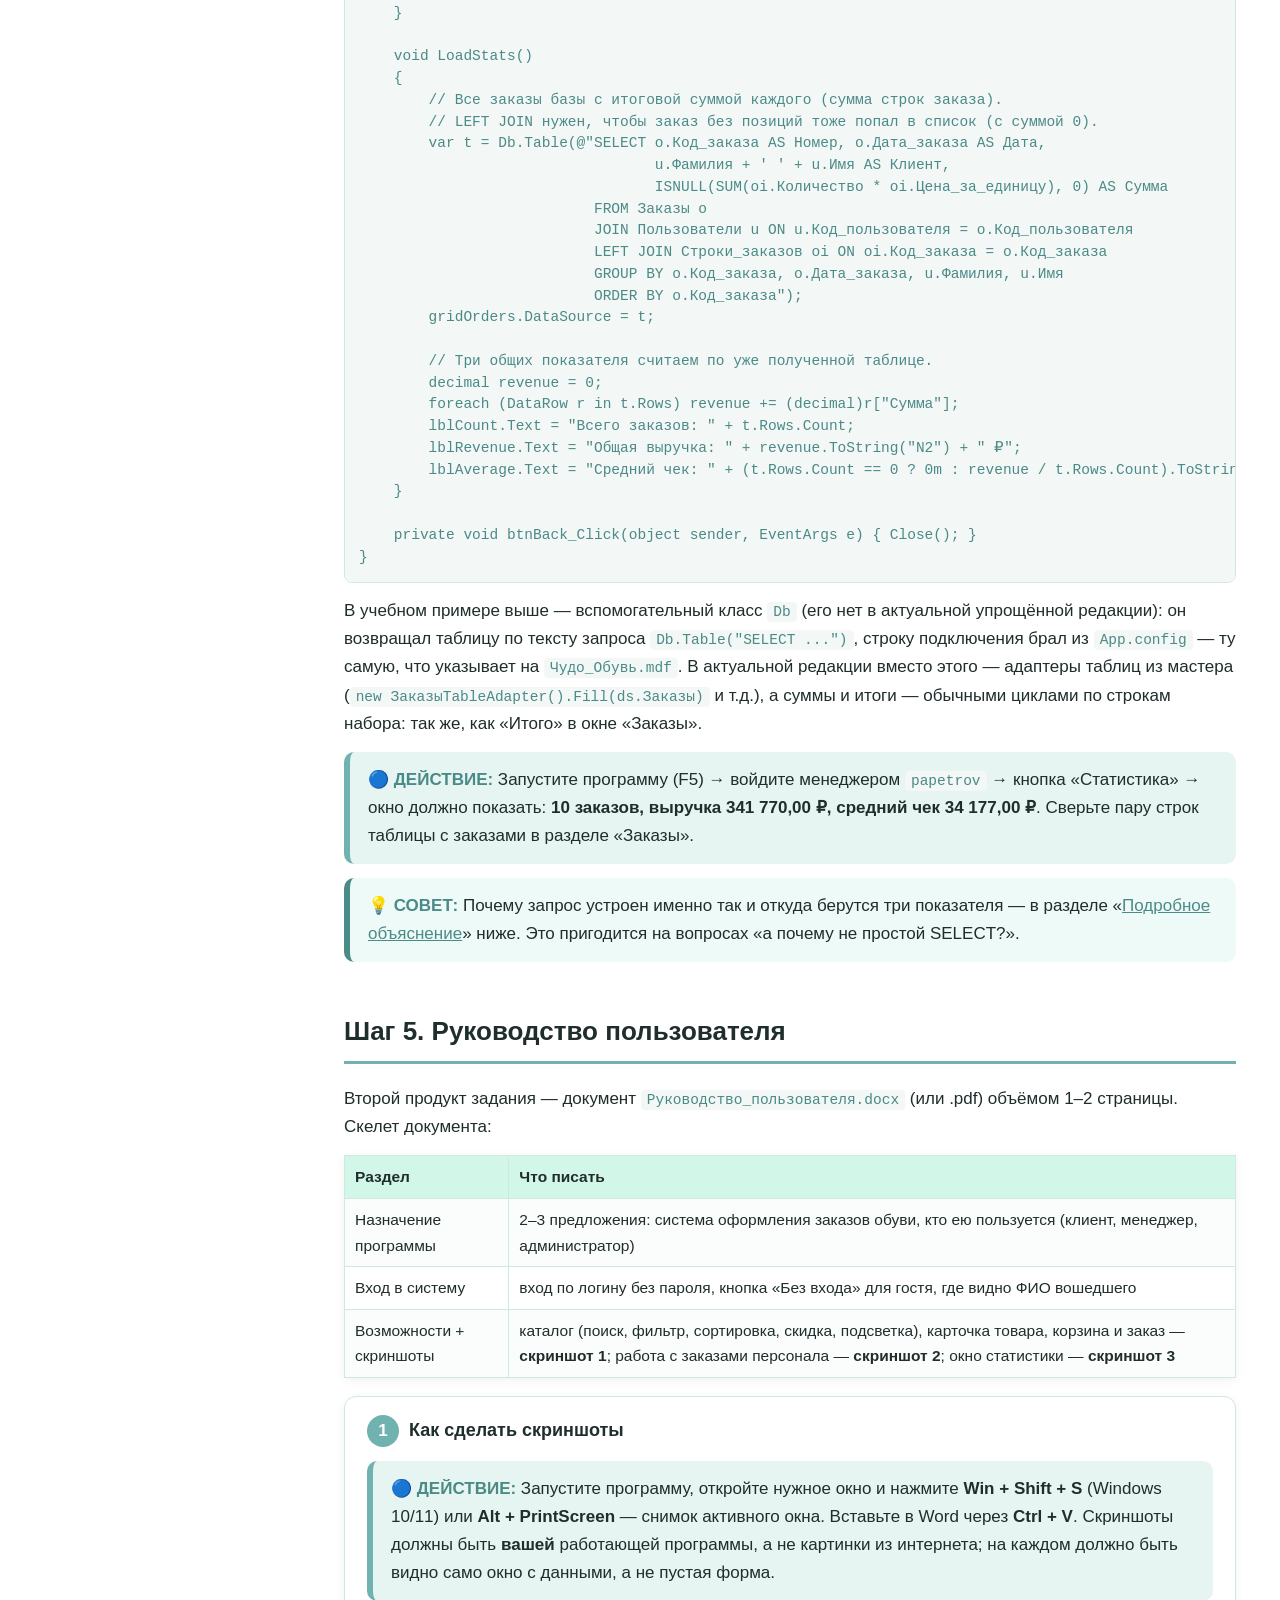
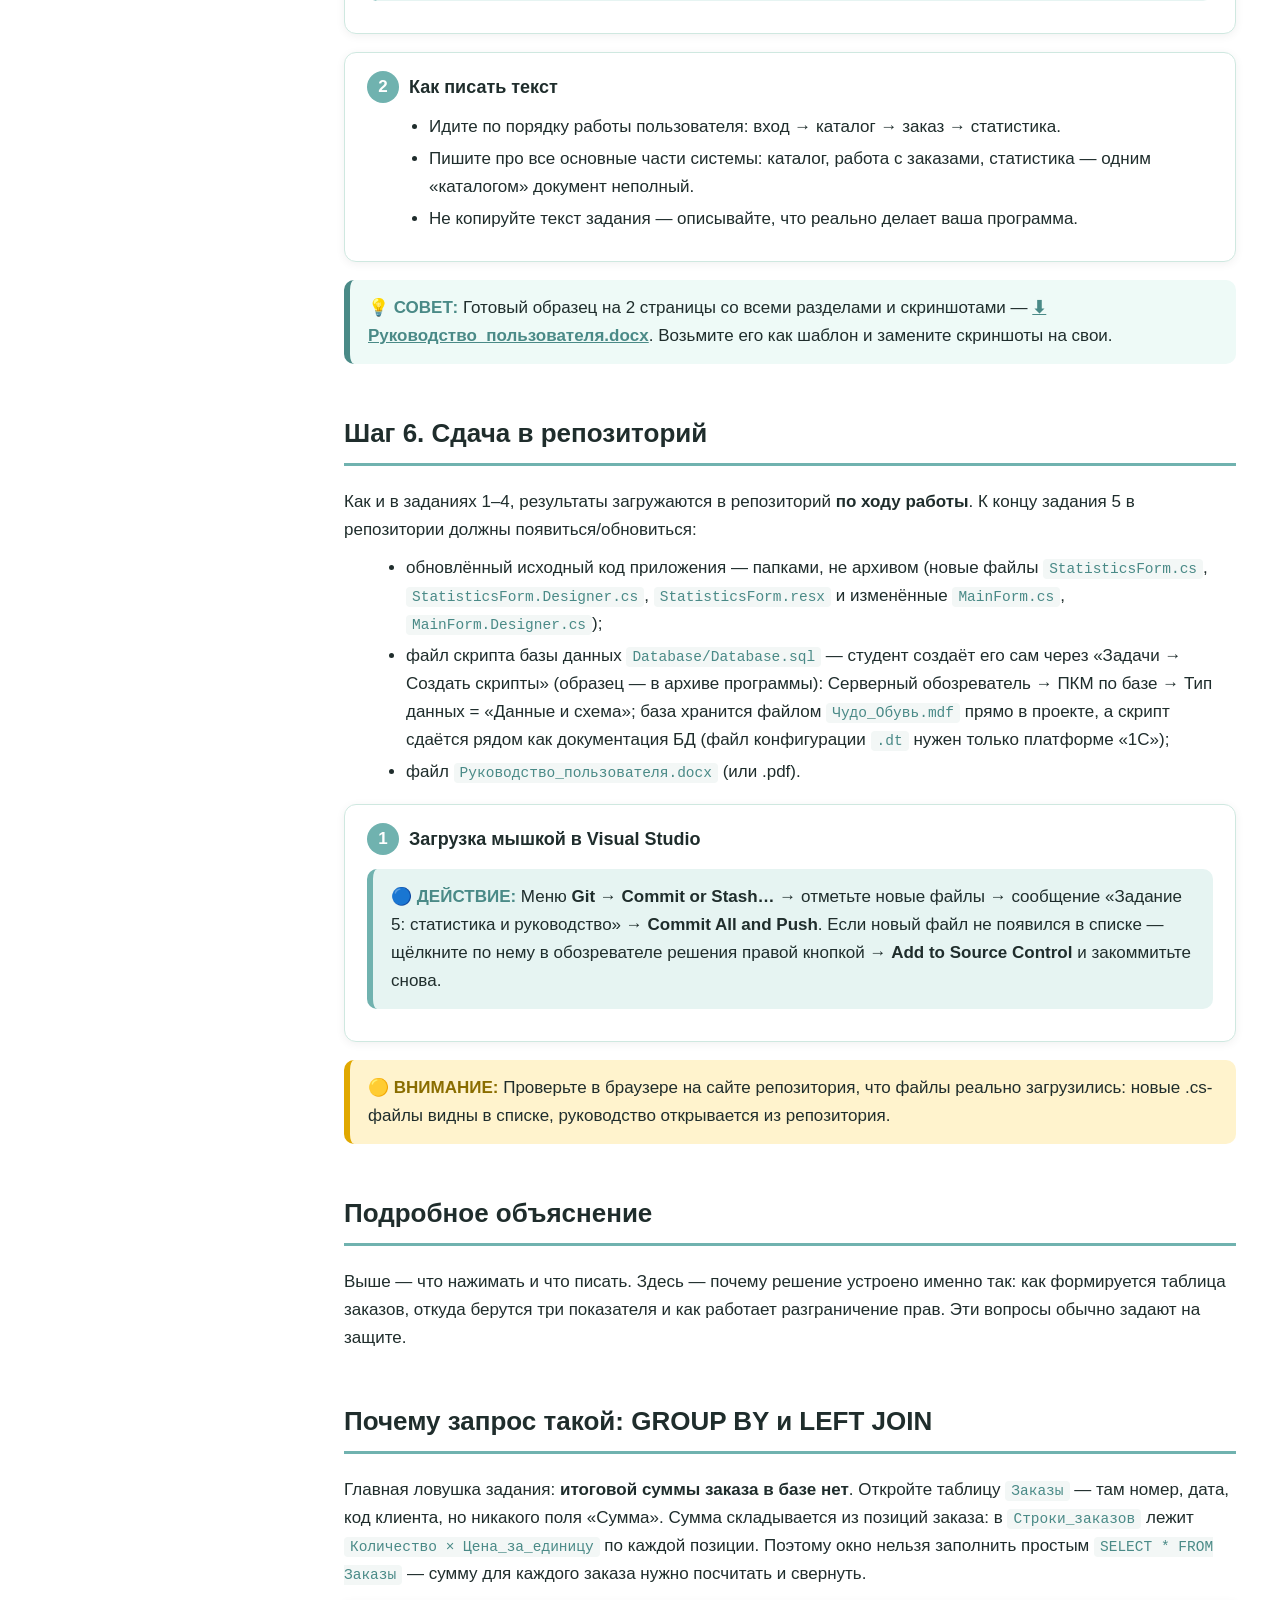
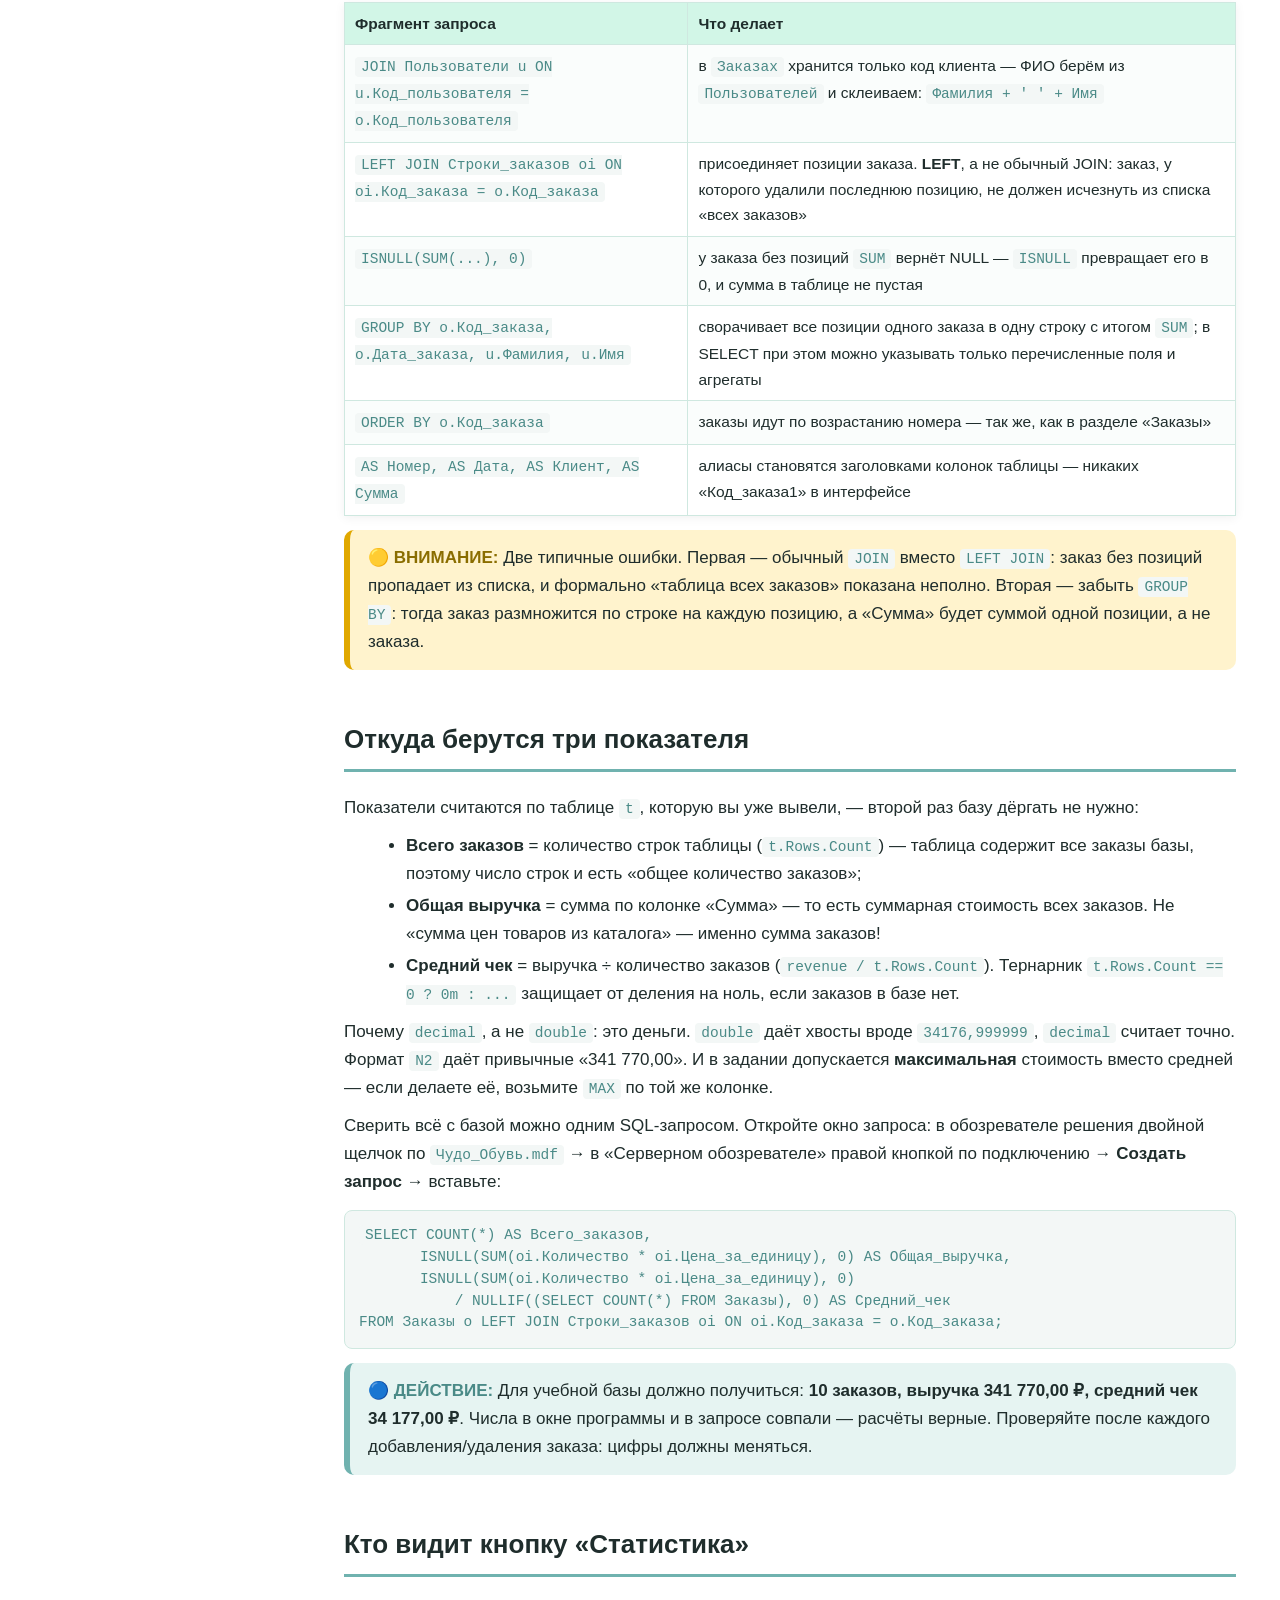
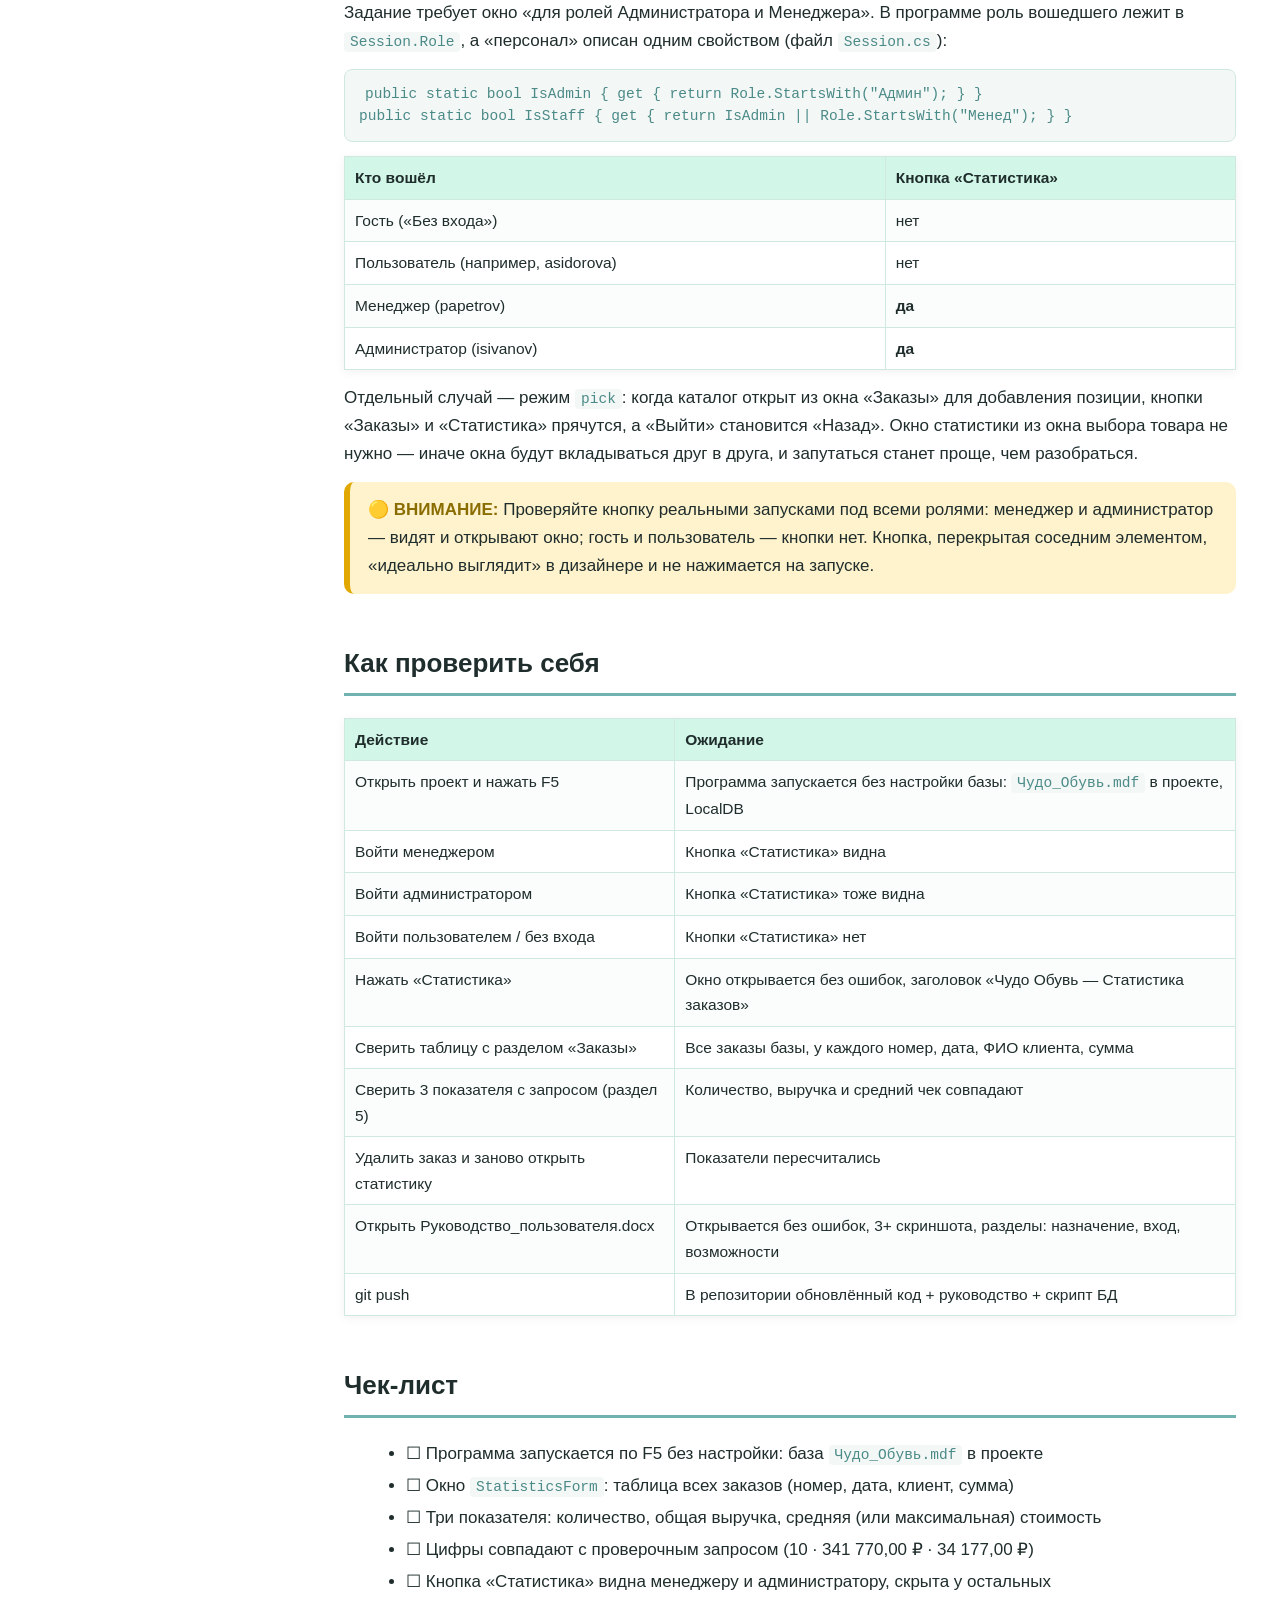
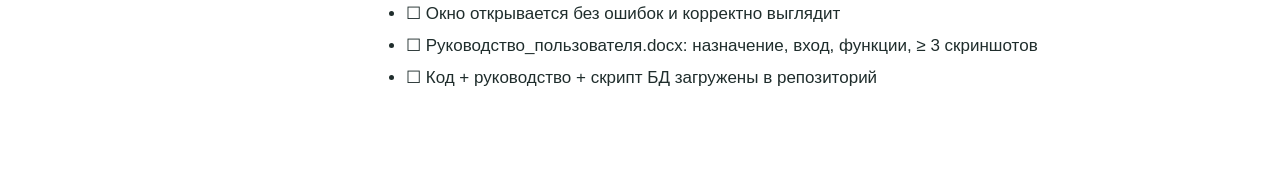
<file: tasks/task5.html>
<!DOCTYPE html>
<html lang="ru" data-theme="light"><head><meta charset="UTF-8"><meta name="viewport" content="width=device-width, initial-scale=1.0">
<title>Задание 5. Статистика заказов и руководство пользователя — Разбор ДЭ 2027</title><link rel="stylesheet" href="../style.css"></head><body>
<header class="top"><a href="../index.html" class="nav-back">← К выбору задания</a>
<div class="brand"><h1>Задание 5. Статистика заказов и руководство пользователя</h1><div class="sub">Разбор примерного задания ДЭ 2027 · 25 баллов · вариативная часть · для новичков</div></div>
<button class="theme-toggle" id="themeToggle" title="Переключить тему"><span class="theme-icon">🌙</span><span class="theme-label">Тёмная</span></button></header>
<div class="layout"><nav class="side"><h3>Содержание</h3><a href="#tztext">Текст задания</a><a href="#materials">Необходимые материалы</a><a href="#solution">Решение: что должно получиться</a><a href="#prep">Шаг 1. Открыть и запустить программу</a><a href="#forms">Шаг 2. Окно статистики мышкой</a><a href="#button">Шаг 3. Кнопка «Статистика»</a><a href="#code">Шаг 4. Код окна</a><a href="#manual">Шаг 5. Руководство пользователя</a><a href="#repo">Шаг 6. Сдача в репозиторий</a><a href="#explain">Подробное объяснение</a><a href="#why-query">Почему запрос такой</a><a href="#why-indicators">Откуда три показателя</a><a href="#why-rights">Кто видит кнопку</a><a href="#verify">Как проверить себя</a><a href="#check">Чек-лист</a></nav><main>

<section id="tztext"><h2>Текст задания</h2>
<p>Формулировка из примерного КИМ (полный текст — в файле <a href="../downloads/Задания.docx">⬇ Задания.docx</a>). Прочитайте — дальше идёт решение по шагам.</p>
<div class="block tz">
<p><b>Задание 5. Формирование статистики по заказам и разработка руководства пользователя</b></p>
<p>Для подведения итогов работы предприятия заказчику требуется дополнить разработанную информационную систему окном (отчетом) просмотра общей статистики по заказам для ролей Администратора и Менеджера, а также подготовить краткую инструкцию пользователя.</p>
<p>Разработка окна (отчета) «Статистика заказов»</p>
<p>В интерфейсах Менеджера и Администратора необходимо добавить кнопку «Статистика» (или «Отчет по заказам»), при нажатии на которую открывается новое окно (форма или отчет).</p>
<p>На форме должна отображаться таблица (список) всех заказов из базы данных (номер/код заказа, дата заказа, ФИО клиента, итоговая сумма заказа), а также 3 общих статистических показателя по всем заказам:</p>
<ul>
<li>общее количество заказов (заявок) в базе данных;</li>
<li>общая сумма выручки (суммарная стоимость всех заказов в рублях);</li>
<li>средняя (или максимальная) стоимость заказа в рублях.</li>
</ul>
<p>Разработка эксплуатационной документации (Руководство пользователя)</p>
<p>Создать текстовый документ Руководство_пользователя.docx (или .pdf), содержащий краткую инструкцию по работе с разработанной системой (объемом 1–2 страницы):</p>
<ul>
<li>краткое назначение программы и описание порядка входа в систему (авторизации);</li>
<li>описание основных возможностей программы со скриншотами разработанного интерфейса (не менее 3 скриншотов: например, экран каталога, экран работы с заказами, экран статистики).</li>
</ul>
<p>Сохранение результатов</p>
<p>Все практические результаты выполнения Задания 5 (обновленный исходный код приложения, файл конфигурации .dt для платформы «1С» или скрипт БД, а также файл Руководство_пользователя.docx/.pdf) необходимо загрузить в предоставленный репозиторий системы контроля версий.</p>
</div>
<h3 id="materials">Необходимые материалы</h3>
<p>Приложений-файлов от КИМ к этому заданию нет — окно достраивается поверх готовой системы из заданий 1–4. Для разбора на <b>упрощённой версии</b> программы нужны три файла:</p>
<ul>
<li><a href="../downloads/ChudoObuv.zip">⬇ ChudoObuv.zip</a> — упрощённая версия программы (задания 1–5), на ней сделан весь разбор. База <code>Чудо_Обувь.mdf</code> уже лежит в папке проекта и подключена — настраивать ничего не нужно;</li>
<li><a href="../downloads/Руководство_пользователя.docx">⬇ Руководство_пользователя.docx</a> — готовый образец второго продукта задания (2 страницы, все разделы и скриншоты); он же лежит в корне архива программы;</li>
<li><a href="../downloads/Задания.docx">⬇ Задания.docx</a> — полный текст всех пяти заданий (формулировка задания 5 продублирована выше).</li>
</ul>
<div class="block tip">Внутри архива ChudoObuv.zip — образец скрипта БД <code>Database/Database.sql</code> (результат задания 1) и образец руководства пользователя <code>Руководство_пользователя.docx</code>. Полный код окна статистики — на странице <a href="../code.html#code2">«Код и формы программы»</a>.</div>
</section>

<section id="solution"><h2>Решение: что должно получиться</h2>
<p>Задание 5 — вариативная часть: на него даётся <b>30 минут</b> и <b>25 баллов</b>. В результате должно получиться <b>два продукта</b>:</p>
<table><tr><th>Продукт</th><th>Что это</th></tr>
<tr><td>Окно (отчет) «Статистика заказов»</td><td>кнопка в интерфейсах Менеджера и Администратора; в окне — таблица всех заказов и 3 общих показателя</td></tr>
<tr><td>Руководство_пользователя.docx (или .pdf)</td><td>краткая инструкция на 1–2 страницы: назначение, вход, возможности + не менее 3 скриншотов</td></tr></table>
<div style="border:1px solid #888;max-width:560px;margin:10px 0;background:#fff;color:#000;font:13px Calibri,sans-serif"><div style="background:#70B2AF;color:#fff;padding:4px 8px"><b>Чудо Обувь — Статистика заказов</b></div><div style="padding:10px"><table border=1 cellpadding=3 style="border-collapse:collapse"><tr><th>Номер</th><th>Дата</th><th>Клиент</th><th>Сумма</th></tr><tr><td>1</td><td>02.04.2026</td><td>Сидорова Анна</td><td>4980,00</td></tr><tr><td>2</td><td>05.04.2026</td><td>Павлова Елена</td><td>32500,00</td></tr><tr><td>3</td><td>08.04.2026</td><td>Васильева Ольга</td><td>33360,00</td></tr></table><br>Всего заказов: 10 &nbsp;·&nbsp; Общая выручка: 341 770,00 ₽ &nbsp;·&nbsp; Средний чек: 34 177,00 ₽<br><br><span style="border:1px solid #666;background:#eee;padding:2px 10px;margin-left:380px;display:inline-block">Назад</span></div></div>
<p>Что должно быть на форме (по тексту задания): таблица <b>всех заказов</b> из базы данных с полями «номер/код заказа, дата заказа, ФИО клиента, итоговая сумма заказа» и <b>три общих показателя</b>:</p>
<ul><li>общее количество заказов (заявок) в базе данных;</li><li>общая сумма выручки (суммарная стоимость всех заказов в рублях);</li><li>средняя (или максимальная) стоимость заказа в рублях.</li></ul>
<div class="block tip">Порядок работы: база уже в проекте, поэтому старт мгновенный (шаг 1) → окно статистики — это модификация существующей программы (~20 минут, шаги 2–4) → документ со скриншотами (~10 минут, шаг 5) → загрузка обновлённого кода и документа в репозиторий (шаг 6).</div>
</section>

<section id="prep"><h2>Шаг 1. Открыть и запустить программу</h2>
<p>Программа для разбора — упрощённая версия: исходники без слоёв, весь код в корне проекта, вид каждого окна — в соседнем файле <code>*.Designer.cs</code>. База данных уже внутри проекта, поэтому подготовка занимает минуту.</p>
<div class="block action">Скачайте <a href="../downloads/ChudoObuv.zip">⬇ ChudoObuv.zip</a> → распакуйте в отдельную папку → откройте <code>ChudoObuvOrders.sln</code> в Visual Studio 2022 → нажмите <b>F5</b>. Программа сразу соберётся и запустится.</div>
<h4>База уже в проекте — что это значит</h4>
<table><tr><th>Что</th><th>Как должно быть</th></tr>
<tr><td>Файл базы</td><td><code>Чудо_Обувь.mdf</code> лежит в папке <code>ChudoObuvOrders</code> проекта (виден в обозревателе решения) — база «переезжает» вместе с проектом</td></tr>
<tr><td>Подключение</td><td>в <code>App.config</code> строка уже настроена: <code>Data Source=(LocalDB)\MSSQLLocalDB;AttachDbFilename=|DataDirectory|\Чудо_Обувь.mdf;...</code> — это встроенный в Visual Studio экземпляр LocalDB</td></tr>
<tr><td>Настройка сервера</td><td>не нужна: ни SSMS, ни имени сервера, ни прав администратора — всё ставится вместе с Visual Studio</td></tr>
<tr><td>Скрипт <code>Database.sql</code></td><td>в архиве лежит как ОБРАЗЕЦ результата задания 1 — студент создаёт свой скрипт через «Задачи → Создать скрипты» (Серверный обозреватель → ПКМ по базе → Тип данных = «Данные и схема») и сдаёт его в папку Database/ репозитория</td></tr></table>
<div class="block tip">Если база удалена или повреждена — её несложно создать заново, всё мышкой: файл базы в проекте — <a href="task1.html#start">задание 1, раздел 5</a> (Добавить → Создать элемент → «База данных, основанная на службах» → <code>Чудо_Обувь.mdf</code>), подключение файла в MS SQL Server — <a href="task1.html#db">раздел 6</a>, таблицы в конструкторе — <a href="task1.html#tables">раздел 7</a>, данные из Excel — <a href="task1.html#excel">раздел 8</a>. Итоговое подключение готовой базы к программе — <a href="task2.html#gdb">в задании 2, разделе 6</a>. Для самого разбора это не понадобится.</div>
<p>В архиве уже лежит готовый результат этого разбора: окно статистики (<code>StatisticsForm.cs</code>) и образец руководства. Собирайте окно по шагам — а готовый код используйте для сверки.</p>
<p>Логины для проверки прав: <code>isivanov</code> — администратор, <code>papetrov</code> — менеджер, <code>asidorova</code> — пользователь. Вход без пароля, есть кнопка «Без входа» (гость).</p>
<div class="block tip">Перед переделками убедитесь, что программа запускается: откройте каталог, войдите менеджером, посмотрите «Заказы». Если F5 упал — сначала восстановите базу (совет выше); разбор предполагает, что стартовая система из заданий 1–4 работает.</div>
</section>

<section id="forms"><h2>Шаг 2. Окно статистики — собираем мышкой</h2>
<p>Все свойства элементов задаются в окне <b>Properties</b>, а не кодом. Код в файлах — только логика.</p>
<div class="block action">Правой по проекту → <b>Add → Form (Windows Forms)</b> → имя <code>StatisticsForm</code> → <b>Add</b>. Щёлкните по пустому месту окна → <b>F4</b> и задайте свойства формы:</div>
<table><tr><th>Свойство формы</th><th>Значение</th></tr>
<tr><td>Text</td><td>Чудо Обувь — Статистика заказов</td></tr>
<tr><td>ClientSize</td><td>684, 323</td></tr>
<tr><td>Font</td><td>Calibri, 10pt (как во всех окнах)</td></tr>
<tr><td>BackColor</td><td>255, 255, 255</td></tr>
<tr><td>StartPosition</td><td>CenterParent</td></tr>
<tr><td>Icon</td><td>chudo_obuv — иконка из Resources проекта (как в остальных окнах)</td></tr></table>
<p>Теперь из <b>Toolbox</b> перетаскивайте элементы и в <b>Properties (F4)</b> меняйте перечисленные строки:</p>
<table><tr><th>№</th><th>Элемент Toolbox</th><th>(Name)</th><th>Что поменять в Properties</th></tr>
<tr><td>1</td><td>DataGridView</td><td><code>gridOrders</code></td><td><b>Location</b> = 10, 10 · <b>Size</b> = 660, 230 · <b>ReadOnly</b> = True · <b>AllowUserToAddRows</b> = False · <b>SelectionMode</b> = FullRowSelect · <b>AutoSizeColumnsMode</b> = Fill</td></tr>
<tr><td>2</td><td>Label</td><td><code>lblCount</code></td><td><b>Text</b> = Всего заказов: 0 · <b>AutoSize</b> = True · <b>Location</b> = 10, 250 · <b>Font</b> = Calibri, 10pt, Bold</td></tr>
<tr><td>3</td><td>Label</td><td><code>lblRevenue</code></td><td><b>Text</b> = Общая выручка: 0 ₽ · <b>AutoSize</b> = True · <b>Location</b> = 190, 250 · <b>Font</b> = Calibri, 10pt, Bold</td></tr>
<tr><td>4</td><td>Label</td><td><code>lblAverage</code></td><td><b>Text</b> = Средний чек: 0 ₽ · <b>AutoSize</b> = True · <b>Location</b> = 400, 250 · <b>Font</b> = Calibri, 10pt, Bold</td></tr>
<tr><td>5</td><td>Button</td><td><code>btnBack</code></td><td><b>Text</b> = Назад · <b>Location</b> = 540, 285 · <b>Size</b> = 130, 28</td></tr></table>
<p><b>Событие</b> одно: для кнопки <code>btnBack</code> достаточно двойного щелчка по ней — студия создаст метод <code>btnBack_Click</code>.</p>
<div class="block tip">Повторять пиксель в пиксель не обязательно: главное, чтобы при открытии окна были видны сразу и таблица всех заказов, и три показателя. Таблица сверху, три жирных подписи под ней, «Назад» справа внизу — проверенная раскладка.</div>
</section>

<section id="button"><h2>Шаг 3. Кнопка «Статистика» на главной</h2>
<p>Кнопка добавляется в каталог <code>MainForm</code> рядом с кнопкой «Заказы» и видна <b>только персоналу</b> — Менеджеру и Администратору.</p>
<div class="step"><span class="num">1</span><h4>Кнопка мышкой</h4>
<div class="block action">Откройте <code>MainForm</code> в дизайнере. Toolbox → <b>Button</b> → (Name) = <code>btnStats</code>, <b>Text</b> = Статистика. Поставьте её рядом с кнопкой «Заказы» (примерно 660, 8, размер 80 × 28), а кнопки «Выйти» и ФИО сдвиньте правее, чтобы не перекрывались.</div></div>
<div class="step"><span class="num">2</span><h4>Права и обработчик</h4>
<pre><code>// Права: гость не ищет и не фильтрует; «Заказы» и «Статистика» — менеджер/админ.
txtSearch.Visible = cmbSort.Visible = cmbCat.Visible = btnCart.Visible = Session.IsAuth;
btnOrders.Visible = Session.IsStaff;
btnStats.Visible = Session.IsStaff;
lblUser.Text = Session.IsAuth ? Session.FullName : "Гость";

private void btnStats_Click(object sender, EventArgs e)
{
    new StatisticsForm().ShowDialog();
}</code></pre>
<p>И не забудьте спрятать кнопку в режиме выбора товара (когда каталог открыт из «Заказов» для добавления позиции):</p>
<pre><code>if (pick) { btnOrders.Visible = false; btnStats.Visible = false; btnExit.Text = "Назад"; }</code></pre></div>
<div class="block warn">Кнопка нужна <b>обеим</b> ролям: проверьте её под менеджером <b>и</b> под администратором. У гостя и обычного пользователя её быть не должно. Если кнопка перекрыта другими элементами или не нажимается — это видно сразу, проверяйте на реальном запуске.</div>
</section>

<section id="code"><h2>Шаг 4. Код окна: таблица и три показателя</h2>
<div class="block tip">Ниже — учебный вариант кода с прямым SQL-запросом, полезный для понимания механики. В актуальной упрощённой редакции (архив <code>ChudoObuv.zip</code>) тот же результат получается без SQL: данные загружают адаптеры из мастера (<code>ЗаказыTableAdapter.Fill</code>), сумма каждого заказа считается обычным циклом по его строкам, а три показателя — по выведенной таблице. Полный актуальный код — на странице <a href="../code.html#code2">«Код и формы программы → Код: окна → StatisticsForm</a>; полная инструкция по созданию проекта с нуля — там же, в разделе <a href="../code.html#start">«Как создать всё в Visual Studio»</a>.</div>
<p>Весь код окна помещается в один метод <code>LoadStats</code>, который вызывается из конструктора:</p>
<pre><code>public partial class StatisticsForm : Form
{
    public StatisticsForm()
    {
        InitializeComponent();
        LoadStats();
    }

    void LoadStats()
    {
        // Все заказы базы с итоговой суммой каждого (сумма строк заказа).
        // LEFT JOIN нужен, чтобы заказ без позиций тоже попал в список (с суммой 0).
        var t = Db.Table(@"SELECT o.Код_заказа AS Номер, o.Дата_заказа AS Дата,
                                  u.Фамилия + ' ' + u.Имя AS Клиент,
                                  ISNULL(SUM(oi.Количество * oi.Цена_за_единицу), 0) AS Сумма
                           FROM Заказы o
                           JOIN Пользователи u ON u.Код_пользователя = o.Код_пользователя
                           LEFT JOIN Строки_заказов oi ON oi.Код_заказа = o.Код_заказа
                           GROUP BY o.Код_заказа, o.Дата_заказа, u.Фамилия, u.Имя
                           ORDER BY o.Код_заказа");
        gridOrders.DataSource = t;

        // Три общих показателя считаем по уже полученной таблице.
        decimal revenue = 0;
        foreach (DataRow r in t.Rows) revenue += (decimal)r["Сумма"];
        lblCount.Text = "Всего заказов: " + t.Rows.Count;
        lblRevenue.Text = "Общая выручка: " + revenue.ToString("N2") + " ₽";
        lblAverage.Text = "Средний чек: " + (t.Rows.Count == 0 ? 0m : revenue / t.Rows.Count).ToString("N2") + " ₽";
    }

    private void btnBack_Click(object sender, EventArgs e) { Close(); }
}</code></pre>
<p>В учебном примере выше — вспомогательный класс <code>Db</code> (его нет в актуальной упрощённой редакции): он возвращал таблицу по тексту запроса <code>Db.Table("SELECT ...")</code>, строку подключения брал из <code>App.config</code> — ту самую, что указывает на <code>Чудо_Обувь.mdf</code>. В актуальной редакции вместо этого — адаптеры таблиц из мастера (<code>new ЗаказыTableAdapter().Fill(ds.Заказы)</code> и т.д.), а суммы и итоги — обычными циклами по строкам набора: так же, как «Итого» в окне «Заказы».</p>
<div class="block action">Запустите программу (F5) → войдите менеджером <code>papetrov</code> → кнопка «Статистика» → окно должно показать: <b>10 заказов, выручка 341 770,00 ₽, средний чек 34 177,00 ₽</b>. Сверьте пару строк таблицы с заказами в разделе «Заказы».</div>
<div class="block tip">Почему запрос устроен именно так и откуда берутся три показателя — в разделе «<a href="#why-query">Подробное объяснение</a>» ниже. Это пригодится на вопросах «а почему не простой SELECT?».</div>
</section>

<section id="manual"><h2>Шаг 5. Руководство пользователя</h2>
<p>Второй продукт задания — документ <code>Руководство_пользователя.docx</code> (или .pdf) объёмом 1–2 страницы. Скелет документа:</p>
<table><tr><th>Раздел</th><th>Что писать</th></tr>
<tr><td>Назначение программы</td><td>2–3 предложения: система оформления заказов обуви, кто ею пользуется (клиент, менеджер, администратор)</td></tr>
<tr><td>Вход в систему</td><td>вход по логину без пароля, кнопка «Без входа» для гостя, где видно ФИО вошедшего</td></tr>
<tr><td>Возможности + скриншоты</td><td>каталог (поиск, фильтр, сортировка, скидка, подсветка), карточка товара, корзина и заказ — <b>скриншот 1</b>; работа с заказами персонала — <b>скриншот 2</b>; окно статистики — <b>скриншот 3</b></td></tr></table>
<div class="step"><span class="num">1</span><h4>Как сделать скриншоты</h4>
<div class="block action">Запустите программу, откройте нужное окно и нажмите <b>Win + Shift + S</b> (Windows 10/11) или <b>Alt + PrintScreen</b> — снимок активного окна. Вставьте в Word через <b>Ctrl + V</b>. Скриншоты должны быть <b>вашей</b> работающей программы, а не картинки из интернета; на каждом должно быть видно само окно с данными, а не пустая форма.</div></div>
<div class="step"><span class="num">2</span><h4>Как писать текст</h4>
<ul><li>Идите по порядку работы пользователя: вход → каталог → заказ → статистика.</li><li>Пишите про все основные части системы: каталог, работа с заказами, статистика — одним «каталогом» документ неполный.</li><li>Не копируйте текст задания — описывайте, что реально делает ваша программа.</li></ul></div>
<div class="block tip">Готовый образец на 2 страницы со всеми разделами и скриншотами — <a href="../downloads/Руководство_пользователя.docx"><b>⬇ Руководство_пользователя.docx</b></a>. Возьмите его как шаблон и замените скриншоты на свои.</div>
</section>

<section id="repo"><h2>Шаг 6. Сдача в репозиторий</h2>
<p>Как и в заданиях 1–4, результаты загружаются в репозиторий <b>по ходу работы</b>. К концу задания 5 в репозитории должны появиться/обновиться:</p>
<ul><li>обновлённый исходный код приложения — папками, не архивом (новые файлы <code>StatisticsForm.cs</code>, <code>StatisticsForm.Designer.cs</code>, <code>StatisticsForm.resx</code> и изменённые <code>MainForm.cs</code>, <code>MainForm.Designer.cs</code>);</li>
<li>файл скрипта базы данных <code>Database/Database.sql</code> — студент создаёт его сам через «Задачи → Создать скрипты» (образец — в архиве программы): Серверный обозреватель → ПКМ по базе → Тип данных = «Данные и схема»; база хранится файлом <code>Чудо_Обувь.mdf</code> прямо в проекте, а скрипт сдаётся рядом как документация БД (файл конфигурации <code>.dt</code> нужен только платформе «1С»);</li>
<li>файл <code>Руководство_пользователя.docx</code> (или .pdf).</li></ul>
<div class="step"><span class="num">1</span><h4>Загрузка мышкой в Visual Studio</h4>
<div class="block action">Меню <b>Git → Commit or Stash…</b> → отметьте новые файлы → сообщение «Задание 5: статистика и руководство» → <b>Commit All and Push</b>. Если новый файл не появился в списке — щёлкните по нему в обозревателе решения правой кнопкой → <b>Add to Source Control</b> и закоммитьте снова.</div></div>
<div class="block warn">Проверьте в браузере на сайте репозитория, что файлы реально загрузились: новые .cs-файлы видны в списке, руководство открывается из репозитория.</div>
</section>

<section id="explain"><h2>Подробное объяснение</h2>
<p>Выше — что нажимать и что писать. Здесь — почему решение устроено именно так: как формируется таблица заказов, откуда берутся три показателя и как работает разграничение прав. Эти вопросы обычно задают на защите.</p>
</section>

<section id="why-query"><h2>Почему запрос такой: GROUP BY и LEFT JOIN</h2>
<p>Главная ловушка задания: <b>итоговой суммы заказа в базе нет</b>. Откройте таблицу <code>Заказы</code> — там номер, дата, код клиента, но никакого поля «Сумма». Сумма складывается из позиций заказа: в <code>Строки_заказов</code> лежит <code>Количество × Цена_за_единицу</code> по каждой позиции. Поэтому окно нельзя заполнить простым <code>SELECT * FROM Заказы</code> — сумму для каждого заказа нужно посчитать и свернуть.</p>
<table><tr><th>Фрагмент запроса</th><th>Что делает</th></tr>
<tr><td><code>JOIN Пользователи u ON u.Код_пользователя = o.Код_пользователя</code></td><td>в <code>Заказах</code> хранится только код клиента — ФИО берём из <code>Пользователей</code> и склеиваем: <code>Фамилия + ' ' + Имя</code></td></tr>
<tr><td><code>LEFT JOIN Строки_заказов oi ON oi.Код_заказа = o.Код_заказа</code></td><td>присоединяет позиции заказа. <b>LEFT</b>, а не обычный JOIN: заказ, у которого удалили последнюю позицию, не должен исчезнуть из списка «всех заказов»</td></tr>
<tr><td><code>ISNULL(SUM(...), 0)</code></td><td>у заказа без позиций <code>SUM</code> вернёт NULL — <code>ISNULL</code> превращает его в 0, и сумма в таблице не пустая</td></tr>
<tr><td><code>GROUP BY o.Код_заказа, o.Дата_заказа, u.Фамилия, u.Имя</code></td><td>сворачивает все позиции одного заказа в одну строку с итогом <code>SUM</code>; в SELECT при этом можно указывать только перечисленные поля и агрегаты</td></tr>
<tr><td><code>ORDER BY o.Код_заказа</code></td><td>заказы идут по возрастанию номера — так же, как в разделе «Заказы»</td></tr>
<tr><td><code>AS Номер, AS Дата, AS Клиент, AS Сумма</code></td><td>алиасы становятся заголовками колонок таблицы — никаких «Код_заказа1» в интерфейсе</td></tr></table>
<div class="block warn">Две типичные ошибки. Первая — обычный <code>JOIN</code> вместо <code>LEFT JOIN</code>: заказ без позиций пропадает из списка, и формально «таблица всех заказов» показана неполно. Вторая — забыть <code>GROUP BY</code>: тогда заказ размножится по строке на каждую позицию, а «Сумма» будет суммой одной позиции, а не заказа.</div>
</section>

<section id="why-indicators"><h2>Откуда берутся три показателя</h2>
<p>Показатели считаются по таблице <code>t</code>, которую вы уже вывели, — второй раз базу дёргать не нужно:</p>
<ul>
<li><b>Всего заказов</b> = количество строк таблицы (<code>t.Rows.Count</code>) — таблица содержит все заказы базы, поэтому число строк и есть «общее количество заказов»;</li>
<li><b>Общая выручка</b> = сумма по колонке «Сумма» — то есть суммарная стоимость всех заказов. Не «сумма цен товаров из каталога» — именно сумма заказов!</li>
<li><b>Средний чек</b> = выручка ÷ количество заказов (<code>revenue / t.Rows.Count</code>). Тернарник <code>t.Rows.Count == 0 ? 0m : ...</code> защищает от деления на ноль, если заказов в базе нет.</li>
</ul>
<p>Почему <code>decimal</code>, а не <code>double</code>: это деньги. <code>double</code> даёт хвосты вроде <code>34176,999999</code>, <code>decimal</code> считает точно. Формат <code>N2</code> даёт привычные «341 770,00». И в задании допускается <b>максимальная</b> стоимость вместо средней — если делаете её, возьмите <code>MAX</code> по той же колонке.</p>
<p>Сверить всё с базой можно одним SQL-запросом. Откройте окно запроса: в обозревателе решения двойной щелчок по <code>Чудо_Обувь.mdf</code> → в «Серверном обозревателе» правой кнопкой по подключению → <b>Создать запрос</b> → вставьте:</p>
<pre><code>SELECT COUNT(*) AS Всего_заказов,
       ISNULL(SUM(oi.Количество * oi.Цена_за_единицу), 0) AS Общая_выручка,
       ISNULL(SUM(oi.Количество * oi.Цена_за_единицу), 0)
           / NULLIF((SELECT COUNT(*) FROM Заказы), 0) AS Средний_чек
FROM Заказы o LEFT JOIN Строки_заказов oi ON oi.Код_заказа = o.Код_заказа;</code></pre>
<div class="block action">Для учебной базы должно получиться: <b>10 заказов, выручка 341 770,00 ₽, средний чек 34 177,00 ₽</b>. Числа в окне программы и в запросе совпали — расчёты верные. Проверяйте после каждого добавления/удаления заказа: цифры должны меняться.</div>
</section>

<section id="why-rights"><h2>Кто видит кнопку «Статистика»</h2>
<p>Задание требует окно «для ролей Администратора и Менеджера». В программе роль вошедшего лежит в <code>Session.Role</code>, а «персонал» описан одним свойством (файл <code>Session.cs</code>):</p>
<pre><code>public static bool IsAdmin { get { return Role.StartsWith("Админ"); } }
public static bool IsStaff { get { return IsAdmin || Role.StartsWith("Менед"); } }</code></pre>
<table><tr><th>Кто вошёл</th><th>Кнопка «Статистика»</th></tr>
<tr><td>Гость («Без входа»)</td><td>нет</td></tr>
<tr><td>Пользователь (например, asidorova)</td><td>нет</td></tr>
<tr><td>Менеджер (papetrov)</td><td><b>да</b></td></tr>
<tr><td>Администратор (isivanov)</td><td><b>да</b></td></tr></table>
<p>Отдельный случай — режим <code>pick</code>: когда каталог открыт из окна «Заказы» для добавления позиции, кнопки «Заказы» и «Статистика» прячутся, а «Выйти» становится «Назад». Окно статистики из окна выбора товара не нужно — иначе окна будут вкладываться друг в друга, и запутаться станет проще, чем разобраться.</p>
<div class="block warn">Проверяйте кнопку реальными запусками под всеми ролями: менеджер и администратор — видят и открывают окно; гость и пользователь — кнопки нет. Кнопка, перекрытая соседним элементом, «идеально выглядит» в дизайнере и не нажимается на запуске.</div>
</section>

<section id="verify"><h2>Как проверить себя</h2>
<table><tr><th>Действие</th><th>Ожидание</th></tr>
<tr><td>Открыть проект и нажать F5</td><td>Программа запускается без настройки базы: <code>Чудо_Обувь.mdf</code> в проекте, LocalDB</td></tr>
<tr><td>Войти менеджером</td><td>Кнопка «Статистика» видна</td></tr>
<tr><td>Войти администратором</td><td>Кнопка «Статистика» тоже видна</td></tr>
<tr><td>Войти пользователем / без входа</td><td>Кнопки «Статистика» нет</td></tr>
<tr><td>Нажать «Статистика»</td><td>Окно открывается без ошибок, заголовок «Чудо Обувь — Статистика заказов»</td></tr>
<tr><td>Сверить таблицу с разделом «Заказы»</td><td>Все заказы базы, у каждого номер, дата, ФИО клиента, сумма</td></tr>
<tr><td>Сверить 3 показателя с запросом (раздел 5)</td><td>Количество, выручка и средний чек совпадают</td></tr>
<tr><td>Удалить заказ и заново открыть статистику</td><td>Показатели пересчитались</td></tr>
<tr><td>Открыть Руководство_пользователя.docx</td><td>Открывается без ошибок, 3+ скриншота, разделы: назначение, вход, возможности</td></tr>
<tr><td>git push</td><td>В репозитории обновлённый код + руководство + скрипт БД</td></tr></table>
</section>

<section id="check"><h2>Чек-лист</h2>
<ul><li>☐ Программа запускается по F5 без настройки: база <code>Чудо_Обувь.mdf</code> в проекте</li><li>☐ Окно <code>StatisticsForm</code>: таблица всех заказов (номер, дата, клиент, сумма)</li><li>☐ Три показателя: количество, общая выручка, средняя (или максимальная) стоимость</li><li>☐ Цифры совпадают с проверочным запросом (10 · 341 770,00 ₽ · 34 177,00 ₽)</li><li>☐ Кнопка «Статистика» видна менеджеру и администратору, скрыта у остальных</li><li>☐ Окно открывается без ошибок и корректно выглядит</li><li>☐ Руководство_пользователя.docx: назначение, вход, функции, ≥ 3 скриншотов</li><li>☐ Код + руководство + скрипт БД загружены в репозиторий</li></ul>
</section>

</main></div>
<a href="#" class="top-link" title="Наверх">↑</a><script src="../script.js"></script></body></html>
</file>
<file: style.css>
/* ============================================================
   СВЕТЛАЯ ТЕМА (по умолчанию)
   ============================================================ */
:root,
html[data-theme="light"]{
  --bg:#ffffff;
  --bg-soft:#D2F6E7;
  --accent:#70B2AF;
  --accent-dark:#4a8a87;
  --text:#1f2d2c;
  --muted:#5a6a68;
  --border:#cfe8e0;
  --code-bg:#f3f7f6;
  --blue:#dbeafe;
  --warn:#fff3cd;
  --danger:#f8d7da;
  --ok:#d4edda;

  --card-bg:#ffffff;
  --side-bg:#fbfefd;
  --block-action-bg:#e6f4f2;
  --block-tip-bg:#eefaf7;
  --row-even-bg:#fafdfc;
  --header-bg:#D2F6E7;
  --hero-bg-1:rgba(112,178,175,.10);
  --hero-bg-2:rgba(210,246,231,.55);
  --diagram-bg:#fafdfc;
  --grid-color:rgba(112,178,175,.07);
  --card-disabled-num-bg:#eef2f1;
  --card-disabled-num-color:#8aa19e;
  --card-disabled-strip:#c9d6d4;
  --card-disabled-status-bg:#eef2f1;
  --card-disabled-status-color:#7a8b89;
  --table-row-hover:#f5fbfa;
  --pre-bg:#f3f7f6;

  --pk:#b8860b;
  --fk:#8b3a8b;
  --id:#2b7a78;

  --shadow:0 2px 10px rgba(0,0,0,.06);
  --shadow-card:0 4px 12px rgba(0,0,0,.10);
  --shadow-card-hover:0 8px 20px rgba(0,0,0,.18);
  --shadow-card-drag:0 14px 30px rgba(0,0,0,.28);
}

/* ============================================================
   ТЁМНАЯ ТЕМА
   ============================================================ */
html[data-theme="dark"]{
  --bg:#0f1719;
  --bg-soft:#1b2a2c;
  --accent:#70B2AF;
  --accent-dark:#8ed4d1;
  --text:#e8f0ef;
  --muted:#9aacaa;
  --border:#2e4042;
  --code-bg:#1a2224;
  --blue:#152b40;
  --warn:#3d3419;
  --danger:#3d1f23;
  --ok:#1c3a25;

  --card-bg:#162224;
  --side-bg:#131d1f;
  --block-action-bg:#1c3033;
  --block-tip-bg:#17282a;
  --row-even-bg:#1a2426;
  --header-bg:#152326;
  --hero-bg-1:rgba(112,178,175,.10);
  --hero-bg-2:rgba(30,60,60,.35);
  --diagram-bg:#111b1d;
  --grid-color:rgba(112,178,175,.10);
  --card-disabled-num-bg:#1e2b2d;
  --card-disabled-num-color:#6b8080;
  --card-disabled-strip:#2a3839;
  --card-disabled-status-bg:#1e2b2d;
  --card-disabled-status-color:#8ba1a0;
  --table-row-hover:#1a282a;
  --pre-bg:#0d1416;

  --pk:#d4a72c;
  --fk:#c78ac7;
  --id:#56b8b4;

  --shadow:0 2px 10px rgba(0,0,0,.35);
  --shadow-card:0 4px 12px rgba(0,0,0,.4);
  --shadow-card-hover:0 8px 20px rgba(0,0,0,.55);
  --shadow-card-drag:0 14px 30px rgba(0,0,0,.7);
}

/* ============================================================
   БАЗОВЫЕ
   ============================================================ */
*{box-sizing:border-box}
html{scroll-behavior:smooth}
body{
  margin:0;
  font-family:Calibri,"Segoe UI",Arial,sans-serif;
  font-size:17px;
  line-height:1.65;
  color:var(--text);
  background:var(--bg);
  transition:background .2s, color .2s;
}

/* ============================================================
   HEADER
   ============================================================ */
header.top{
  background:var(--header-bg);
  border-bottom:3px solid var(--accent);
  padding:16px 26px;
  position:sticky;
  top:0;
  z-index:50;
  box-shadow:var(--shadow);
  display:flex;
  align-items:center;
  gap:16px;
  flex-wrap:wrap;
}
header.top .brand{display:flex;flex-direction:column;gap:2px;flex:1;min-width:220px}
header.top h1{margin:0;font-size:20px;line-height:1.25;color:var(--text)}
header.top .sub{font-size:14px;color:var(--muted)}

header.top .nav-back{
  padding:8px 16px;
  border:2px solid var(--accent);
  background:var(--card-bg);
  color:var(--accent-dark);
  border-radius:10px;
  font-weight:700;
  font-size:14.5px;
  text-decoration:none;
  transition:all .15s;
  white-space:nowrap;
}
header.top .nav-back:hover{background:var(--accent);color:#fff}

/* ============================================================
   ПЕРЕКЛЮЧАТЕЛЬ ТЕМЫ
   ============================================================ */
.theme-toggle{
  display:flex;
  align-items:center;
  gap:8px;
  padding:8px 14px;
  border:2px solid var(--accent);
  background:var(--card-bg);
  color:var(--accent-dark);
  border-radius:10px;
  font-weight:700;
  font-size:14px;
  cursor:pointer;
  transition:all .15s;
  font-family:inherit;
}
.theme-toggle:hover{background:var(--accent);color:#fff}
.theme-toggle .theme-icon{font-size:16px}
.theme-toggle .theme-label{white-space:nowrap}

/* ============================================================
   ГЛАВНАЯ
   ============================================================ */
.home-screen{
  min-height:calc(100vh - 96px);
  padding:60px 40px 80px;
  background:
    radial-gradient(circle at 15% 20%, var(--hero-bg-1), transparent 40%),
    radial-gradient(circle at 85% 80%, var(--hero-bg-2), transparent 45%),
    var(--bg);
}
.home-inner{max-width:1180px;margin:0 auto}
.home-hero{text-align:center;margin-bottom:48px}
.home-hero h2{margin:0 0 14px;font-size:38px;line-height:1.2;color:var(--text);border:none;padding:0}
.home-hero p{margin:0 auto;max-width:740px;color:var(--muted);font-size:17px}
.home-hero .badge-demo{
  display:inline-block;
  background:var(--accent);
  color:#fff;
  padding:6px 16px;
  border-radius:20px;
  font-size:14px;
  font-weight:700;
  margin-bottom:18px;
  letter-spacing:.3px;
}

.task-grid{display:grid;grid-template-columns:repeat(auto-fit,minmax(280px,1fr));gap:22px;margin-top:16px}

.task-card{
  background:var(--card-bg);
  border:2px solid var(--border);
  border-radius:18px;
  padding:24px 24px 20px;
  box-shadow:var(--shadow-card);
  transition:transform .18s,box-shadow .18s,border-color .18s;
  display:flex;
  flex-direction:column;
  position:relative;
  overflow:hidden;
  text-decoration:none;
  color:inherit;
}
.task-card::before{
  content:"";
  position:absolute;
  top:0;left:0;right:0;
  height:6px;
  background:var(--accent);
}
.task-card.available{cursor:pointer}
.task-card.available:hover{
  transform:translateY(-4px);
  box-shadow:var(--shadow-card-hover);
  border-color:var(--accent);
}
.task-card.disabled{cursor:pointer;opacity:.75}
.task-card.disabled::before{background:var(--card-disabled-strip)}

.task-card .t-num{
  display:inline-block;
  width:54px;height:54px;
  background:var(--bg-soft);
  color:var(--accent-dark);
  border-radius:14px;
  text-align:center;
  line-height:54px;
  font-size:24px;
  font-weight:700;
  margin-bottom:14px;
}
.task-card.disabled .t-num{background:var(--card-disabled-num-bg);color:var(--card-disabled-num-color)}
.task-card h3{margin:0 0 8px;font-size:19px;color:var(--text);border:none;padding:0}
.task-card .t-desc{color:var(--muted);font-size:15px;margin:0 0 16px;flex-grow:1}
.task-card .t-meta{display:flex;gap:14px;flex-wrap:wrap;margin:0 0 16px;font-size:13.5px}
.task-card .t-meta span{background:var(--code-bg);padding:3px 10px;border-radius:8px;color:var(--accent-dark);font-weight:700}
.task-card .t-status{display:inline-block;padding:6px 14px;border-radius:10px;font-size:13.5px;font-weight:700;align-self:flex-start}
.task-card.available .t-status{background:var(--accent);color:#fff}
.task-card.disabled .t-status{background:var(--card-disabled-status-bg);color:var(--card-disabled-status-color)}
.task-card.available .t-status::after{content:" →"}
.task-card.disabled .t-status::after{content:""}

/* ============================================================
   ЗАГЛУШКА "В РАЗРАБОТКЕ"
   ============================================================ */
.wip{
  max-width:720px;
  margin:80px auto;
  text-align:center;
  padding:50px 30px;
  background:var(--card-bg);
  border:2px dashed var(--accent);
  border-radius:20px;
  box-shadow:var(--shadow);
}
.wip .wip-icon{font-size:64px;margin-bottom:14px;display:block}
.wip h2{border:none;padding:0;margin:0 0 12px;font-size:26px;color:var(--accent-dark)}
.wip p{color:var(--muted);margin:8px auto;max-width:520px}
.wip .wip-actions{margin-top:28px;display:flex;gap:12px;justify-content:center;flex-wrap:wrap}
.wip .btn{
  padding:11px 22px;
  border-radius:10px;
  font-weight:700;
  font-size:15px;
  cursor:pointer;
  border:2px solid var(--accent);
  background:var(--card-bg);
  color:var(--accent-dark);
  transition:all .15s;
  text-decoration:none;
  display:inline-block;
}
.wip .btn.primary{background:var(--accent);color:#fff}
.wip .btn:hover{transform:translateY(-2px);box-shadow:var(--shadow-card-hover)}

/* ============================================================
   LAYOUT МЕТОДИЧКИ (task1)
   ============================================================ */
.layout{display:grid;grid-template-columns:300px 1fr;max-width:1400px;margin:0 auto}
nav.side{
  position:sticky;
  top:74px;
  align-self:start;
  height:calc(100vh - 74px);
  overflow-y:auto;
  padding:22px 18px;
  border-right:1px solid var(--border);
  background:var(--side-bg);
}
nav.side h3{margin:0 0 12px;font-size:14px;text-transform:uppercase;letter-spacing:.5px;color:var(--accent-dark)}
nav.side a{
  display:block;
  padding:8px 12px;
  margin:2px 0;
  text-decoration:none;
  color:var(--text);
  border-radius:8px;
  font-size:15px;
  transition:background .15s;
}
nav.side a:hover{background:var(--bg-soft)}
nav.side a.active{background:var(--accent);color:#fff}

main{padding:32px 44px 80px;min-width:0}
h2{margin-top:48px;padding-bottom:8px;border-bottom:3px solid var(--accent);font-size:26px;scroll-margin-top:90px;color:var(--text)}
h3{margin-top:32px;font-size:20px;color:var(--accent-dark);scroll-margin-top:90px}
section{scroll-margin-top:96px}
h4{margin-top:22px;font-size:17px}
p{margin:10px 0}
ul,ol{margin:10px 0 10px 22px}
li{margin:4px 0}
code{background:var(--code-bg);padding:2px 6px;border-radius:4px;font-family:Consolas,"Courier New",monospace;font-size:14.5px;color:var(--accent-dark)}
a{color:var(--accent-dark)}

/* ============================================================
   БЛОКИ-ПОДСКАЗКИ
   ============================================================ */
.block{padding:14px 18px;border-radius:10px;margin:14px 0;border-left:6px solid;background:var(--bg-soft);color:var(--text)}
.block.action{border-color:var(--accent);background:var(--block-action-bg)}
.block.action::before{content:"🔵 ДЕЙСТВИЕ: ";font-weight:700;color:var(--accent-dark)}
.block.field{border-color:#3b82f6;background:var(--blue)}
.block.field::before{content:"🟢 ВПИСАТЬ: ";font-weight:700;color:#1e40af}
html[data-theme="dark"] .block.field::before{color:#7fb4ff}
.block.warn{border-color:#e0a800;background:var(--warn)}
.block.warn::before{content:"🟡 ВНИМАНИЕ: ";font-weight:700;color:#8a6d00}
html[data-theme="dark"] .block.warn::before{color:#e0b74a}
.block.danger{border-color:#dc3545;background:var(--danger)}
.block.danger::before{content:"🔴 ОШИБКА: ";font-weight:700;color:#a71d2a}
html[data-theme="dark"] .block.danger::before{color:#ff7b89}
.block.ok{border-color:#28a745;background:var(--ok)}
.block.ok::before{content:"✅ ПРОВЕРКА: ";font-weight:700;color:#155724}
html[data-theme="dark"] .block.ok::before{color:#7bd88f}
.block.tz{border-color:#8a9ba8;background:var(--bg-soft);font-size:.96em}
html[data-theme="dark"] .block.tz{border-color:#5c6b78}
.block.tip{border-color:var(--accent-dark);background:var(--block-tip-bg)}
.block.tip::before{content:"💡 СОВЕТ: ";font-weight:700;color:var(--accent-dark)}

/* ============================================================
   ТАБЛИЦЫ
   ============================================================ */
table{border-collapse:collapse;width:100%;margin:14px 0;font-size:15.5px;box-shadow:var(--shadow);background:var(--card-bg)}
th,td{border:1px solid var(--border);padding:8px 10px;text-align:left;vertical-align:top;color:var(--text)}
th{background:var(--bg-soft);font-weight:700}
tr:nth-child(even) td{background:var(--row-even-bg)}

pre{
  background:var(--pre-bg);
  padding:14px;
  border-radius:8px;
  overflow-x:auto;
  font-size:14px;
  line-height:1.5;
  font-family:Consolas,"Courier New",monospace;
  color:var(--accent-dark);
  border:1px solid var(--border);
}

/* ============================================================
   ШАГИ
   ============================================================ */
.step{background:var(--card-bg);border:1px solid var(--border);border-radius:12px;padding:18px 22px;margin:18px 0;box-shadow:var(--shadow)}
.step .num{display:inline-block;background:var(--accent);color:#fff;width:32px;height:32px;border-radius:50%;text-align:center;line-height:32px;font-weight:700;margin-right:10px}
.step h4{display:inline-block;margin:0;font-size:18px;vertical-align:middle}

/* ============================================================
   СКРИНШОТЫ
   ============================================================ */
figure.shot{margin:12px 0 16px}
figure.shot img{display:block;max-width:100%;height:auto;border:1px solid var(--border);border-radius:8px;background:#fff;padding:4px;box-sizing:border-box}
figure.shot figcaption{color:var(--muted);font-size:13px;margin-top:6px;line-height:1.45}

/* ============================================================
   DETAILS
   ============================================================ */
details{background:var(--card-bg);border:1px solid var(--border);border-radius:10px;margin:12px 0;overflow:hidden}
details summary{cursor:pointer;padding:12px 18px;background:var(--bg-soft);font-weight:700;user-select:none;list-style:none;color:var(--text)}
details summary::-webkit-details-marker{display:none}
details summary::before{content:"▶ ";color:var(--accent-dark)}
details[open] summary::before{content:"▼ "}
details .content{padding:14px 20px}

/* ============================================================
   БЕЙДЖИ
   ============================================================ */
.badge{display:inline-block;padding:2px 10px;border-radius:20px;background:var(--accent);color:#fff;font-size:13px;font-weight:700;margin-left:6px;vertical-align:middle}
.badge.pk{background:var(--pk)}
.badge.fk{background:var(--fk)}
.badge.id{background:var(--id)}

/* ============================================================
   КНОПКА "НАВЕРХ"
   ============================================================ */
.top-link{
  position:fixed;
  bottom:24px;right:24px;
  background:var(--accent);
  color:#fff;
  width:48px;height:48px;
  border-radius:50%;
  text-align:center;
  line-height:48px;
  text-decoration:none;
  font-size:22px;
  box-shadow:var(--shadow-card);
  z-index:100;
  transition:background .15s;
}
.top-link:hover{background:var(--accent-dark)}

/* ============================================================
   СХЕМА БД
   ============================================================ */
.db-toolbar{
  display:flex;
  align-items:center;
  gap:10px;
  flex-wrap:wrap;
  padding:12px 16px;
  background:var(--card-bg);
  border-radius:12px 12px 0 0;
  border:2px solid var(--accent);
  border-bottom:none;
  font-size:14.5px;
}
.db-toolbar button{
  padding:7px 14px;
  border:1px solid var(--accent);
  background:var(--card-bg);
  color:var(--accent-dark);
  border-radius:8px;
  cursor:pointer;
  font-weight:700;
  font-size:14px;
  transition:all .15s;
  font-family:inherit;
}
.db-toolbar button:hover{background:var(--bg-soft)}
.db-toolbar button:active{transform:scale(.96)}
.db-toolbar .zoom-val{min-width:56px;text-align:center;font-weight:700;color:var(--accent-dark)}
.db-toolbar .hint{margin-left:auto;color:var(--muted);font-size:13.5px;font-style:italic}

.db-diagram-wrap{
  background:var(--diagram-bg);
  border:2px solid var(--accent);
  border-top:none;
  border-radius:0 0 14px 14px;
  padding:0;
  overflow:hidden;
  position:relative;
  height:720px;
  cursor:grab;
  user-select:none;
  touch-action:none;
}
.db-diagram-wrap.dragging{cursor:grabbing}
.db-viewport{position:absolute;top:0;left:0;width:100%;height:100%;overflow:hidden}
.db-canvas{position:absolute;top:0;left:0;transform-origin:0 0;will-change:transform}
.db-diagram{
  position:relative;
  width:1400px;
  height:1300px;
  background:
    linear-gradient(0deg,var(--grid-color) 1px,transparent 1px) 0 0/25px 25px,
    linear-gradient(90deg,var(--grid-color) 1px,transparent 1px) 0 0/25px 25px,
    var(--diagram-bg);
}
.db-table{
  position:absolute;
  background:var(--card-bg);
  border:2px solid var(--accent-dark);
  border-radius:10px;
  box-shadow:var(--shadow-card);
  font-size:13.5px;
  width:220px;
  z-index:2;
  transition:box-shadow .15s,border-color .15s;
  cursor:grab;
  color:var(--text);
}
.db-table:hover{border-color:var(--accent);box-shadow:var(--shadow-card-hover);z-index:5}
.db-table.dragging{cursor:grabbing;box-shadow:var(--shadow-card-drag);z-index:20;transition:none}
.db-table .t-head{
  background:var(--accent);
  color:#fff;
  padding:8px 12px;
  font-weight:700;
  font-size:14.5px;
  border-radius:8px 8px 0 0;
  text-align:center;
  letter-spacing:.3px;
  cursor:grab;
}
.db-table.dragging .t-head{cursor:grabbing}
.db-table .t-row{
  padding:5px 12px;
  border-bottom:1px solid var(--border);
  display:flex;
  justify-content:space-between;
  align-items:center;
  gap:10px;
}
.db-table .t-row:last-child{border-bottom:none;border-radius:0 0 8px 8px}
.db-table .t-row .t-name{color:var(--text)}
.db-table .t-row .t-key{font-size:11px;padding:1px 6px;border-radius:10px;color:#fff;font-weight:700}
.db-table .t-row .t-key.pk{background:var(--pk)}
.db-table .t-row .t-key.fk{background:var(--fk)}
.db-table .t-row .t-key.id{background:var(--id)}
.db-table .t-row .t-type{color:var(--muted);font-size:11.5px;font-family:Consolas,monospace}

.legend{display:flex;gap:18px;flex-wrap:wrap;margin:10px 0 20px;padding:12px 16px;background:var(--card-bg);border-radius:10px;border:1px solid var(--border);font-size:14px;color:var(--text)}
.legend span{display:flex;align-items:center;gap:6px}
.legend .dot{display:inline-block;width:14px;height:14px;border-radius:4px}

/* ============================================================
   АДАПТИВ
   ============================================================ */
@media(max-width:900px){
  .layout{grid-template-columns:1fr}
  nav.side{position:static;height:auto;border-right:none;border-bottom:1px solid var(--border)}
  main{padding:22px 20px 80px}
  .db-toolbar .hint{display:none}
  .db-diagram-wrap{height:520px}
  .home-hero h2{font-size:28px}
  .home-screen{padding:40px 20px 60px}
  .theme-toggle .theme-label{display:none}
}
</file>
